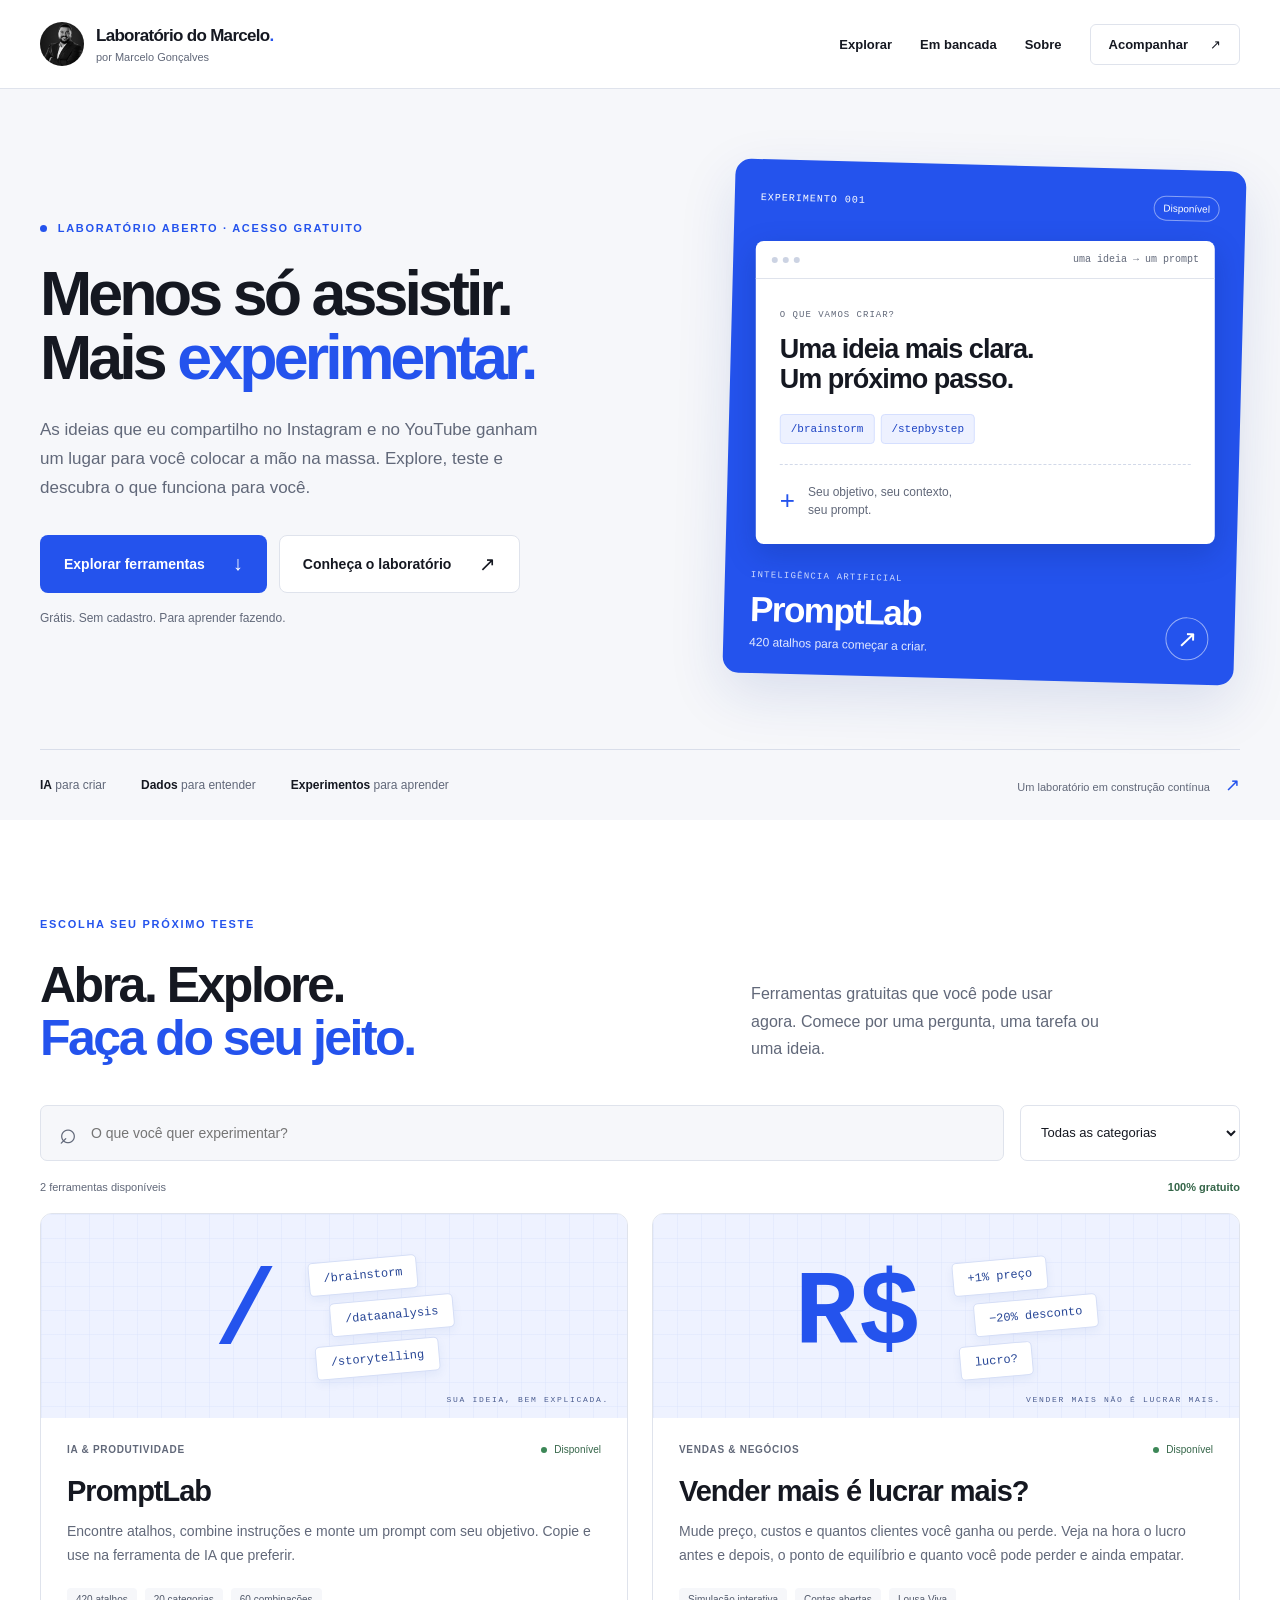
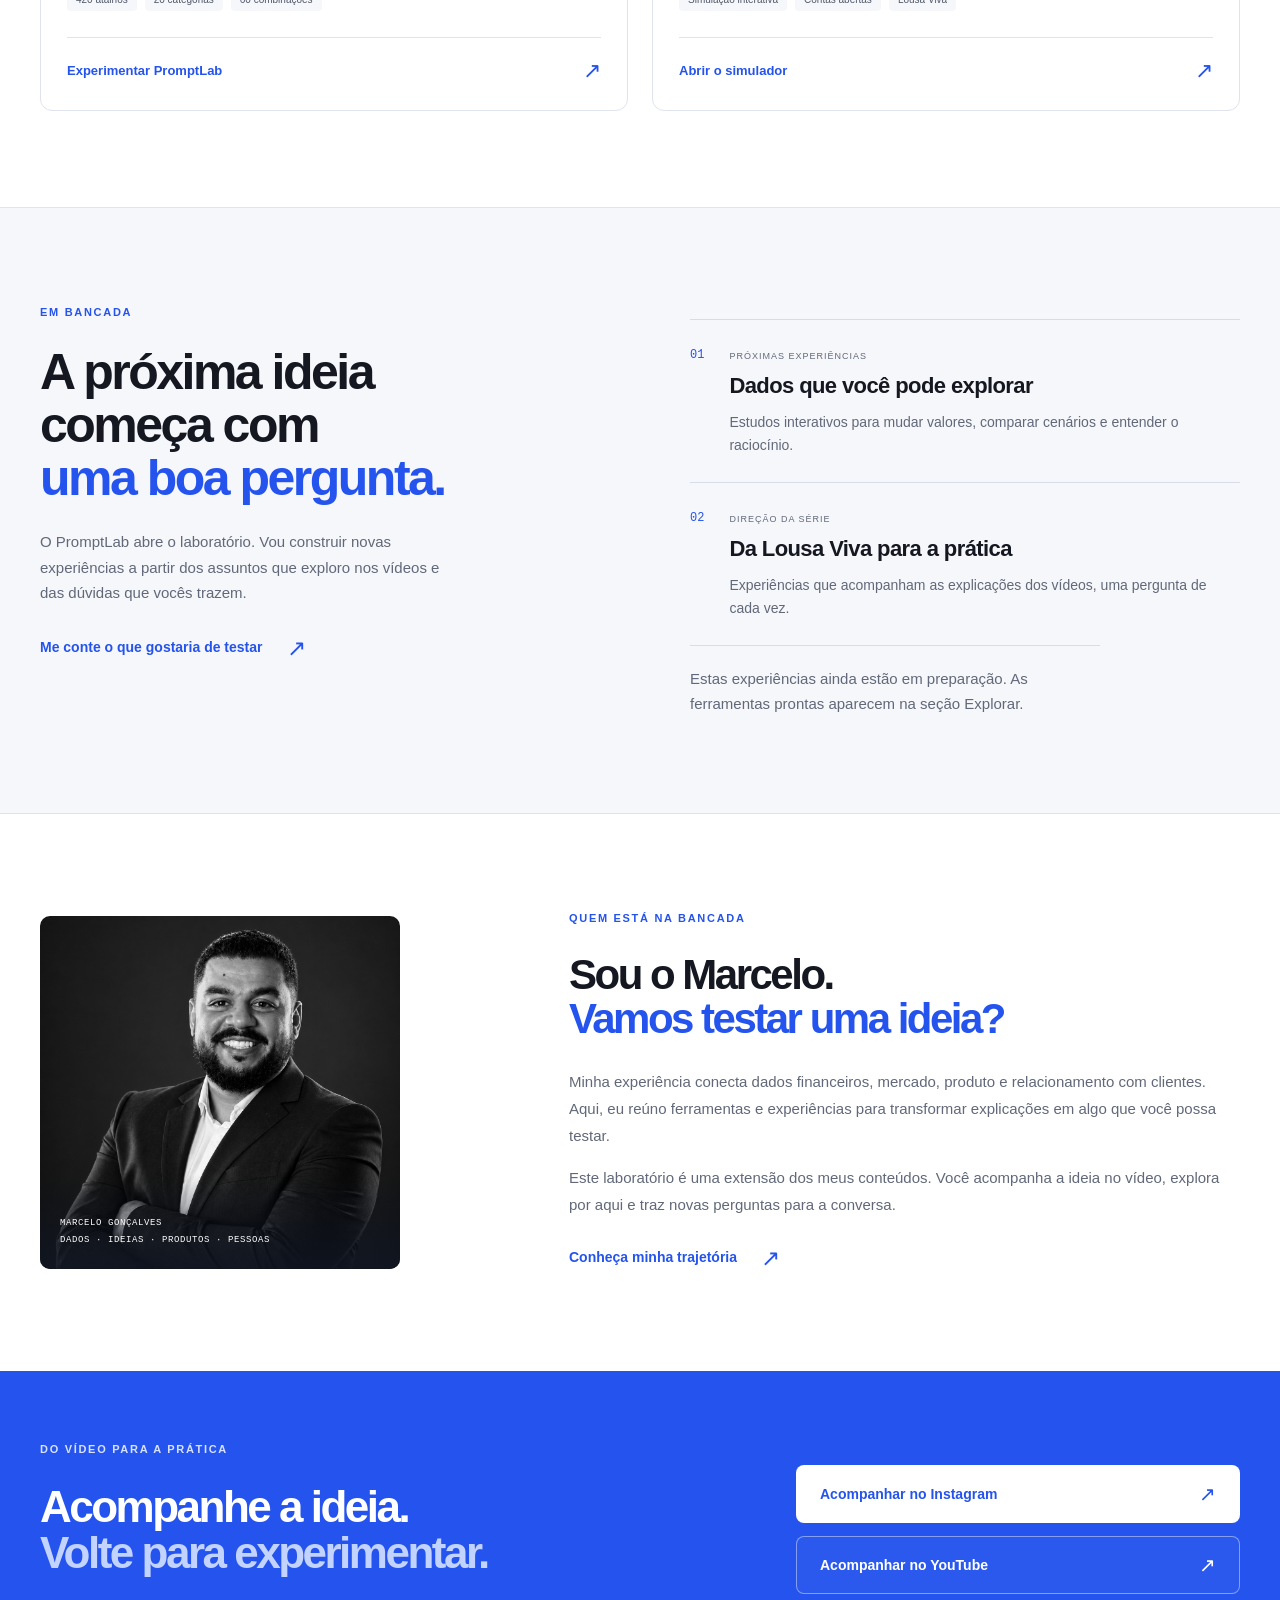
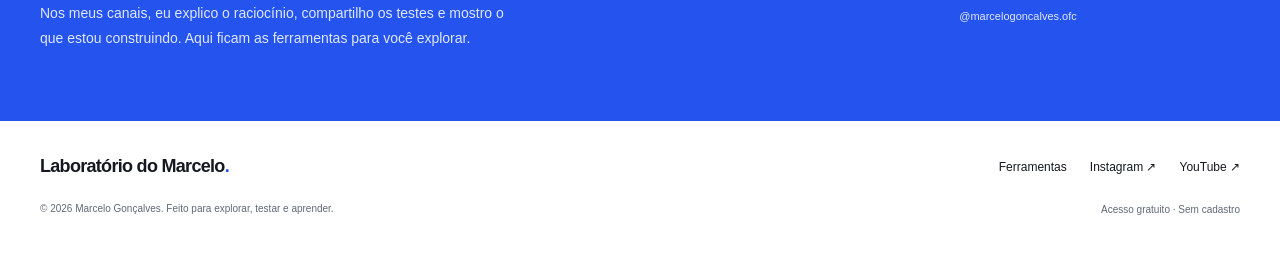
<file: index.html>
<!doctype html>
<html lang="pt-BR">
<head>
  <meta charset="utf-8">
  <meta name="viewport" content="width=device-width, initial-scale=1">
  <meta name="description" content="O laboratório aberto de Marcelo Gonçalves. Explore ferramentas gratuitas, monte prompts e acompanhe experiências com IA e dados.">
  <meta name="theme-color" content="#2453ed">
  <meta property="og:title" content="Laboratório do Marcelo | Ferramentas gratuitas">
  <meta property="og:description" content="Do conteúdo para a prática. Ferramentas e experiências gratuitas para explorar, testar e aprender.">
  <meta property="og:type" content="website">
  <title>Laboratório do Marcelo | Ferramentas gratuitas</title>
  <link rel="stylesheet" href="styles.css">
  <script src="laboratorio.config.js" defer></script>
  <script src="script.js" defer></script>
</head>
<body>
  <a class="skip-link" href="#conteudo">Ir para o conteúdo</a>
  <header class="site-header" id="inicio">
    <div class="container nav-wrap">
      <a class="identity" href="#inicio" aria-label="Laboratório do Marcelo, início">
        <img src="assets/marcelo-cta-v2.png" alt="" width="44" height="44">
        <span><strong>Laboratório do Marcelo<span class="brand-dot">.</span></strong><small>por Marcelo Gonçalves</small></span>
      </a>
      <button class="menu-button" type="button" aria-expanded="false" aria-controls="main-nav"><span aria-hidden="true">☰</span><span class="sr-only">Abrir menu</span></button>
      <nav class="main-nav" id="main-nav" aria-label="Navegação principal">
        <a href="#explorar">Explorar</a><a href="#bancada">Em bancada</a><a href="#sobre">Sobre</a>
        <a class="nav-cta" href="#acompanhar">Acompanhar <span aria-hidden="true">↗</span></a>
      </nav>
    </div>
  </header>
  <main id="conteudo">
    <section class="hero">
      <div class="container hero-layout">
        <div class="hero-copy">
          <p class="eyebrow"><span class="live-dot" aria-hidden="true"></span> Laboratório aberto · Acesso gratuito</p>
          <h1>Menos só assistir.<br>Mais <span>experimentar.</span></h1>
          <p class="hero-lead">As ideias que eu compartilho no Instagram e no YouTube ganham um lugar para você colocar a mão na massa. Explore, teste e descubra o que funciona para você.</p>
          <div class="hero-actions"><a class="button primary" href="#explorar">Explorar ferramentas <span aria-hidden="true">↓</span></a><a class="button subtle" href="#sobre">Conheça o laboratório <span aria-hidden="true">↗</span></a></div>
          <p class="microcopy">Grátis. Sem cadastro. Para aprender fazendo.</p>
        </div>
        <a class="hero-experiment" href="promptlab/index.html" aria-label="Abrir PromptLab, biblioteca gratuita de prompts">
          <div class="experiment-top"><span>EXPERIMENTO 001</span><span class="outline-badge">Disponível</span></div>
          <div class="prompt-demo" aria-hidden="true"><div class="demo-bar"><i></i><i></i><i></i><span>uma ideia → um prompt</span></div><div class="demo-body"><span class="demo-label">O QUE VAMOS CRIAR?</span><p>Uma ideia mais clara.<br>Um próximo passo.</p><div class="demo-tokens"><span>/brainstorm</span><span>/stepbystep</span></div><div class="demo-result"><span>+</span> Seu objetivo, seu contexto,<br>seu prompt.</div></div></div>
          <div class="experiment-bottom"><div><span class="experiment-category">INTELIGÊNCIA ARTIFICIAL</span><h2>PromptLab</h2><p>420 atalhos para começar a criar.</p></div><span class="circle-arrow" aria-hidden="true">↗</span></div>
        </a>
      </div>
      <div class="container lab-strip"><span><b>IA</b> para criar</span><span><b>Dados</b> para entender</span><span><b>Experimentos</b> para aprender</span><span class="strip-note">Um laboratório em construção contínua <span aria-hidden="true">↗</span></span></div>
    </section>
    <section class="explore section-space" id="explorar">
      <div class="container">
        <div class="section-heading"><div><p class="eyebrow">Escolha seu próximo teste</p><h2>Abra. Explore.<br><span>Faça do seu jeito.</span></h2></div><p>Ferramentas gratuitas que você pode usar agora. Comece por uma pergunta, uma tarefa ou uma ideia.</p></div>
        <form class="catalog-controls" role="search" id="catalog-search"><label class="search-box"><span aria-hidden="true">⌕</span><span class="sr-only">Buscar ferramentas</span><input id="tool-search" type="search" placeholder="O que você quer experimentar?" autocomplete="off"></label><label class="category-select"><span class="sr-only">Categoria</span><select id="tool-category"><option value="">Todas as categorias</option><option value="ia">Inteligência artificial</option><option value="vendas">Vendas &amp; negócios</option></select></label></form>
        <div class="catalog-meta"><p id="result-count" role="status" aria-live="polite">2 ferramentas disponíveis</p><span>100% gratuito</span></div>
        <div class="tool-grid" id="tool-grid">
          <article class="tool-card" data-category="ia" data-search="promptlab prompts inteligencia artificial ia escrita marketing imagens produtividade biblioteca atalhos criar">
            <div class="tool-art" aria-hidden="true"><span class="art-command">/</span><div class="art-tokens"><span>/brainstorm</span><span>/dataanalysis</span><span>/storytelling</span></div><span class="art-caption">SUA IDEIA, BEM EXPLICADA.</span></div>
            <div class="tool-content"><div class="tool-meta"><span>IA &amp; produtividade</span><span class="available"><i aria-hidden="true"></i> Disponível</span></div><h3>PromptLab</h3><p>Encontre atalhos, combine instruções e monte um prompt com seu objetivo. Copie e use na ferramenta de IA que preferir.</p><ul class="tool-facts" aria-label="Recursos do PromptLab"><li>420 atalhos</li><li>20 categorias</li><li>60 combinações</li></ul><a class="tool-link" href="promptlab/index.html">Experimentar PromptLab <span aria-hidden="true">↗</span></a></div>
          </article>
          <article class="tool-card" data-category="vendas" data-search="vendas negocios lucro preco desconto custos margem ponto de equilibrio faturamento clientes simulador lousa viva">
            <div class="tool-art" aria-hidden="true"><span class="art-command">R$</span><div class="art-tokens"><span>+1% preço</span><span>−20% desconto</span><span>lucro?</span></div><span class="art-caption">VENDER MAIS NÃO É LUCRAR MAIS.</span></div>
            <div class="tool-content"><div class="tool-meta"><span>Vendas &amp; negócios</span><span class="available"><i aria-hidden="true"></i> Disponível</span></div><h3>Vender mais é lucrar mais?</h3><p>Mude preço, custos e quantos clientes você ganha ou perde. Veja na hora o lucro antes e depois, o ponto de equilíbrio e quanto você pode perder e ainda empatar.</p><ul class="tool-facts" aria-label="Recursos do simulador"><li>Simulação interativa</li><li>Contas abertas</li><li>Lousa Viva</li></ul><a class="tool-link" href="ferramentas/simulador-lucro/index.html">Abrir o simulador <span aria-hidden="true">↗</span></a></div>
          </article>
        </div>
        <div class="empty-state" id="empty-state" hidden><span aria-hidden="true">↗</span><h3>Ainda não tem um experimento por aqui.</h3><p>Tente outra busca ou explore as ferramentas disponíveis no laboratório.</p><button class="button primary" id="clear-search" type="button">Ver todas as ferramentas</button></div>
        <noscript><p>O PromptLab está disponível no link acima. Ative o JavaScript para usar a busca e as ferramentas interativas.</p></noscript>
      </div>
    </section>
    <section class="workbench section-space" id="bancada">
      <div class="container workbench-layout"><div><p class="eyebrow">Em bancada</p><h2>A próxima ideia<br>começa com<br><span>uma boa pergunta.</span></h2><p>O PromptLab abre o laboratório. Vou construir novas experiências a partir dos assuntos que exploro nos vídeos e das dúvidas que vocês trazem.</p><a class="text-link" href="https://www.instagram.com/marcelogoncalves.ofc/" target="_blank" rel="noopener noreferrer">Me conte o que gostaria de testar <span aria-hidden="true">↗</span></a></div><div class="bench-list"><article><span class="bench-number">01</span><div><span class="bench-status">Próximas experiências</span><h3>Dados que você pode explorar</h3><p>Estudos interativos para mudar valores, comparar cenários e entender o raciocínio.</p></div></article><article><span class="bench-number">02</span><div><span class="bench-status">Direção da série</span><h3>Da Lousa Viva para a prática</h3><p>Experiências que acompanham as explicações dos vídeos, uma pergunta de cada vez.</p></div></article><p class="bench-note">Estas experiências ainda estão em preparação. As ferramentas prontas aparecem na seção Explorar.</p></div></div>
    </section>
    <section class="about section-space" id="sobre">
      <div class="container about-layout"><div class="about-portrait"><img src="assets/marcelo-cta-v2.png" alt="Marcelo Gonçalves" width="480" height="480" loading="lazy"><span>MARCELO GONÇALVES<br>DADOS · IDEIAS · PRODUTOS · PESSOAS</span></div><div class="about-copy"><p class="eyebrow">Quem está na bancada</p><h2>Sou o Marcelo.<br><span>Vamos testar uma ideia?</span></h2><p>Minha experiência conecta dados financeiros, mercado, produto e relacionamento com clientes. Aqui, eu reúno ferramentas e experiências para transformar explicações em algo que você possa testar.</p><p>Este laboratório é uma extensão dos meus conteúdos. Você acompanha a ideia no vídeo, explora por aqui e traz novas perguntas para a conversa.</p><a class="text-link" href="https://br.linkedin.com/in/marcelo-gon%C3%A7alves-de-souza-96083546" target="_blank" rel="noopener noreferrer">Conheça minha trajetória <span aria-hidden="true">↗</span></a></div></div>
    </section>
    <section class="follow-section" id="acompanhar"><div class="container follow-layout"><div><p class="eyebrow">Do vídeo para a prática</p><h2>Acompanhe a ideia.<br><span>Volte para experimentar.</span></h2><p>Nos meus canais, eu explico o raciocínio, compartilho os testes e mostro o que estou construindo. Aqui ficam as ferramentas para você explorar.</p></div><div class="follow-actions"><a class="button white" href="https://www.instagram.com/marcelogoncalves.ofc/" target="_blank" rel="noopener noreferrer">Acompanhar no Instagram <span aria-hidden="true">↗</span></a><a class="button glass" data-youtube hidden target="_blank" rel="noopener noreferrer">Acompanhar no YouTube <span aria-hidden="true">↗</span></a><p>@marcelogoncalves.ofc</p></div></div></section>
  </main>
  <footer><div class="container footer-layout"><a class="footer-brand" href="#inicio">Laboratório do Marcelo<span>.</span></a><div class="footer-links"><a href="#explorar">Ferramentas</a><a href="https://www.instagram.com/marcelogoncalves.ofc/" target="_blank" rel="noopener noreferrer">Instagram ↗</a><a data-youtube hidden target="_blank" rel="noopener noreferrer">YouTube ↗</a></div><p>© <span id="year">2026</span> Marcelo Gonçalves. Feito para explorar, testar e aprender.</p><span class="footer-note">Acesso gratuito · Sem cadastro</span></div></footer>
</body>
</html>
</file>
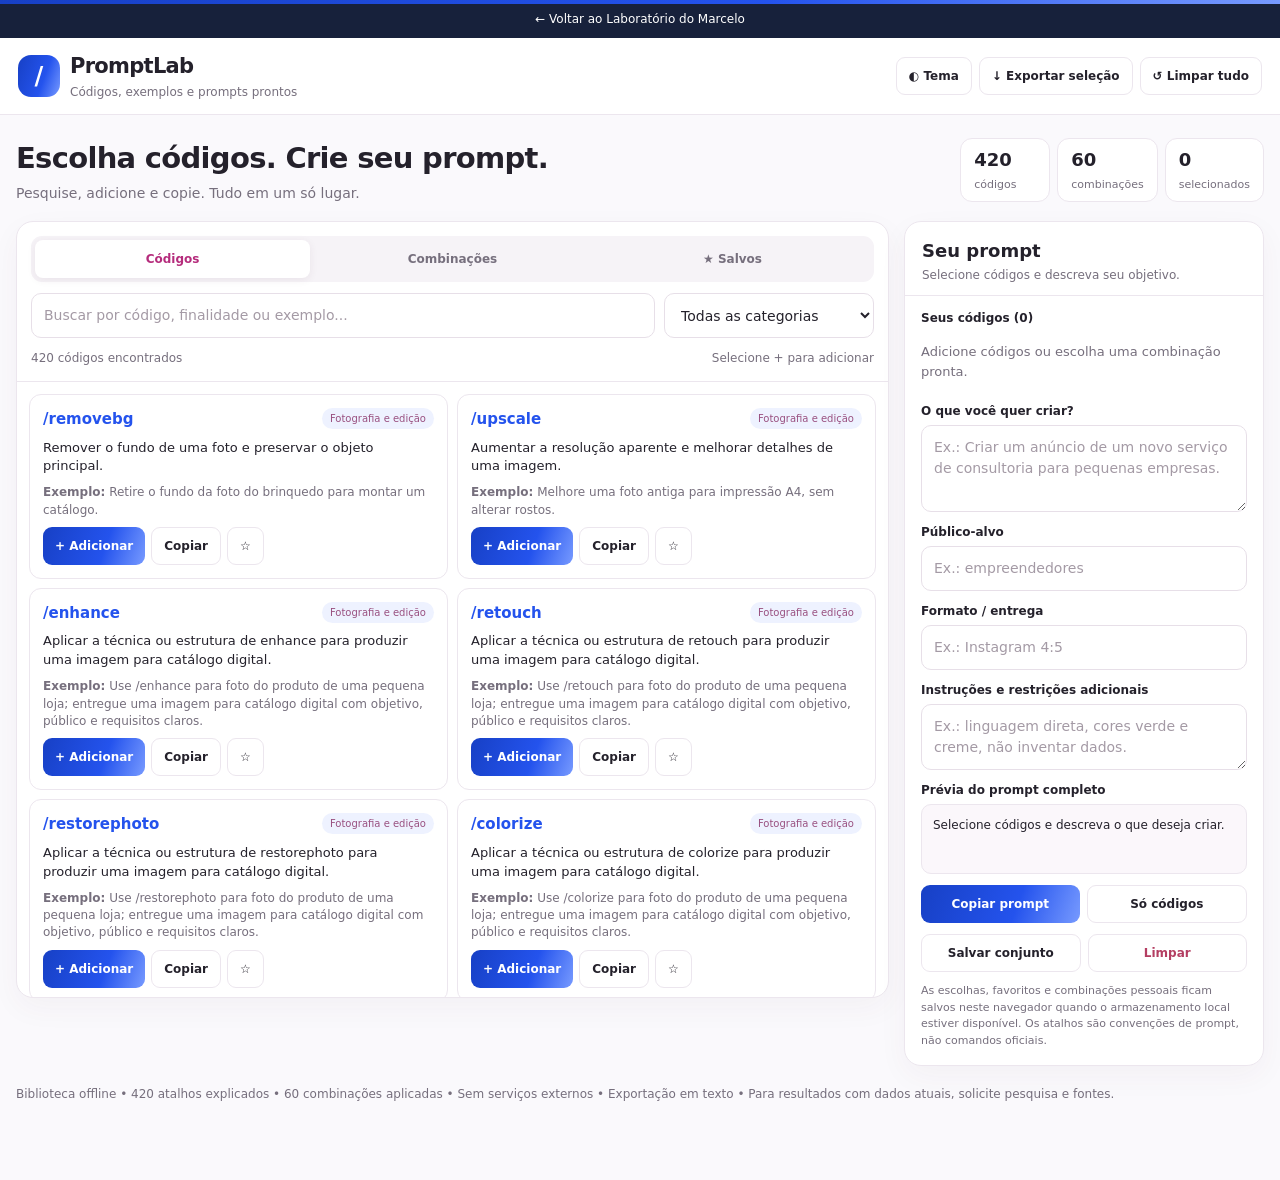
<file: promptlab/index.html>
<!doctype html>
<html lang="pt-BR">
<head>
<meta charset="utf-8"><meta name="viewport" content="width=device-width,initial-scale=1">
<meta name="theme-color" content="#2453ed">
<meta name="description" content="Monte e copie prompts: 420 atalhos, 20 categorias e combinações para explorar no laboratório de Marcelo Gonçalves.">
<title>PromptLab | Laboratório do Marcelo</title>
<style>
:root{--bg:#faf9fc;--surface:#fff;--ink:#24212b;--muted:#766f7d;--line:#ece6ee;--accent:#2453ed;--soft:#fff0f7;--chip:#f9eef6;--shadow:0 10px 30px #5223480b;--grad:linear-gradient(110deg,#feda75 0%,#fa7e1e 22%,#2453ed 53%,#962fbf 78%,#4f5bd5 100%)}
*{box-sizing:border-box}html{scroll-behavior:smooth}body{margin:0;background:var(--bg);color:var(--ink);font:14px/1.5 system-ui,-apple-system,Segoe UI,Arial,sans-serif}
button,input,select,textarea{font:inherit}button{cursor:pointer;touch-action:manipulation}button:focus-visible,input:focus-visible,textarea:focus-visible,select:focus-visible{outline:3px solid #2453ed;outline-offset:2px}
header{background:#fff;color:var(--ink);border-bottom:1px solid var(--line);padding:13px max(18px,calc((100vw - 1350px)/2));display:flex;align-items:center;justify-content:space-between;gap:12px;flex-wrap:wrap}
header:before{content:"";position:absolute;top:0;left:0;right:0;height:4px;background:var(--grad)}
.logo{display:flex;gap:10px;align-items:center}.mark{background:var(--grad);color:white;width:42px;height:42px;border-radius:13px;display:grid;place-items:center;font-size:24px;font-weight:900}
h1{font-size:21px;margin:0;letter-spacing:-.7px}header p{margin:0;color:var(--muted);font-size:12px}.head-actions{display:flex;gap:7px;flex-wrap:wrap}
.shell{max-width:1380px;margin:auto;padding:22px 16px 65px}.hero{display:flex;justify-content:space-between;align-items:center;gap:12px;flex-wrap:wrap;margin-bottom:17px}
.hero h2{font-size:clamp(23px,3vw,29px);letter-spacing:-.7px;margin:0}.hero p{color:var(--muted);margin:3px 0 0;max-width:690px}
.stats{display:flex;gap:7px;flex-wrap:wrap}.stat{background:var(--surface);border:1px solid var(--line);border-radius:12px;padding:7px 13px;min-width:90px}.stat strong{font-size:18px;display:block}.stat small{color:var(--muted);font-size:11px}
.layout{display:grid;grid-template-columns:minmax(0,1fr) 360px;gap:15px;align-items:start}
.panel{background:var(--surface);border:1px solid var(--line);border-radius:17px;box-shadow:var(--shadow);overflow:hidden}
.toolbar{padding:14px;border-bottom:1px solid var(--line);display:grid;gap:11px}
.tabs{display:grid;grid-template-columns:repeat(3,1fr);gap:5px;background:#f6f3f7;padding:4px;border-radius:11px}
.tab{border:0;background:transparent;border-radius:8px;padding:10px 6px;color:var(--muted);font-weight:700;font-size:12px}.tab.active{background:#fff;color:#b52c7c;box-shadow:0 2px 9px #55234813}
.filters{display:grid;grid-template-columns:1fr 210px;gap:9px}input,select,textarea{width:100%;border:1px solid #e7dfe8;border-radius:10px;background:#fff;color:var(--ink);padding:11px 12px;min-width:0}
input::placeholder,textarea::placeholder{color:#a49aa5}
.meta{color:var(--muted);font-size:12px;display:flex;align-items:center;justify-content:space-between;gap:10px}
.cards{padding:12px;display:grid;grid-template-columns:repeat(2,minmax(0,1fr));gap:9px;max-height:calc(100vh - 285px);overflow:auto;overscroll-behavior:contain}
.item{border:1px solid var(--line);border-radius:12px;padding:13px;display:flex;flex-direction:column;gap:8px;min-width:0;transition:border-color .15s}
.item:hover{border-color:#ed9ec6}.item.selected{background:#fff7fb;border-color:#2453ed}
.itemtop{display:flex;justify-content:space-between;gap:8px;align-items:start}.code{font-size:15px;font-weight:800;color:#2453ed;overflow-wrap:anywhere}.badge{font-size:10px;color:#995080;background:var(--chip);border-radius:99px;padding:3px 8px}
.desc{font-size:13px;line-height:1.45;margin:0}.example{font-size:12px;color:var(--muted);line-height:1.45;margin:0}
.actions{display:flex;gap:6px;flex-wrap:wrap;margin-top:auto}.btn{border:1px solid var(--line);background:#fff;color:var(--ink);padding:9px 12px;border-radius:9px;font-weight:700;font-size:12px;min-height:36px}
.btn:hover{background:var(--soft)}.btn.primary{background:var(--grad);color:#fff;border:0}.btn.primary:hover{filter:brightness(.96)}.btn.warn{color:#b43e62}.btn:disabled{opacity:.45;cursor:not-allowed}
.side{position:sticky;top:12px}.sidehead{padding:15px 17px 11px;border-bottom:1px solid var(--line)}.sidehead h3{font-size:18px;margin:0}.sidehead p{color:var(--muted);font-size:12px;margin:2px 0 0}
.sidebody{padding:13px 16px 16px;display:grid;gap:11px}.field{display:grid;gap:5px}.field label{font-size:12px;font-weight:750}
.selectedlist{display:flex;flex-wrap:wrap;gap:6px;max-height:95px;overflow:auto}.token{display:flex;align-items:center;gap:6px;border:1px solid #f1b8d3;background:#fff0f7;padding:5px 8px;border-radius:8px;color:#a52570;font-size:12px;font-weight:650}
.token button{border:0;background:none;color:inherit;padding:0;font-weight:800;font-size:16px;line-height:1}.empty{color:var(--muted);font-size:13px;padding:10px 0}
.output{background:#fbf7fb;border:1px solid var(--line);border-radius:10px;padding:11px;white-space:pre-wrap;overflow-wrap:anywhere;font-size:12px;max-height:150px;overflow:auto;min-height:70px}
.row{display:flex;gap:7px;flex-wrap:wrap}.row>*{flex:1}.hint{font-size:11px;color:var(--muted)}
.presetcard h3{margin:0;font-size:15px}.presetcard .codes{font-size:12px;color:#b52c7c;overflow-wrap:anywhere}.footer{margin-top:19px;color:var(--muted);font-size:12px}
body.dark{--bg:#16121a;--surface:#231c27;--ink:#f6eff7;--muted:#baaabb;--line:#403344;--accent:#f46bb1;--soft:#40233a;--chip:#43283e;--shadow:none}
body.dark header{background:#231c27}body.dark input,body.dark select,body.dark textarea{background:#1d1721;color:#f6eff7;border-color:#4c3a50}
body.dark .btn,body.dark .tab{background:#322638;color:#f6eff7}body.dark .tab.active{background:#623255;color:#fff}body.dark .tabs{background:#211a25}
body.dark .output{background:#1d1721}body.dark .item.selected{background:#3a2135}body.dark .token{color:#ffd5ed;background:#4a2842}
.mobilebar{display:none}
@media(max-width:1050px){.layout{grid-template-columns:1fr}.side{position:static;grid-row:1}.cards{max-height:none}.sidebody{grid-template-columns:1fr 1fr}.sidebody .wide{grid-column:1/-1}}
@media(max-width:650px){.shell{padding:14px 10px 90px}.cards{grid-template-columns:1fr;padding:9px}.filters{grid-template-columns:1fr}.sidebody{grid-template-columns:1fr}.sidebody .wide{grid-column:auto}header{padding:15px 12px}.hero h2{font-size:24px}.hero p{font-size:12px}.stats{width:100%}.stat{flex:1;text-align:center}.head-actions .btn{padding:7px 9px}.meta span:last-child{display:none}.side{display:none}.side.mobile-open{display:block;position:fixed;inset:0;z-index:20;border-radius:0;overflow:auto}.side.mobile-open .sidebody{padding-bottom:95px}.mobilebar{display:flex;position:fixed;bottom:0;left:0;right:0;z-index:21;padding:10px 12px calc(10px + env(safe-area-inset-bottom));background:#fff;border-top:1px solid var(--line);box-shadow:0 -5px 25px #2b10251b;gap:9px}.mobilebar .btn{flex:1;font-size:13px;min-height:44px}body.dark .mobilebar{background:#231c27}.side.mobile-open~.mobilebar{display:flex}}

:root{--accent:#2453ed;--soft:#eef2ff;--chip:#eef2ff;--grad:linear-gradient(110deg,#1740c5,#2453ed 60%,#779aff)}
.lab-return{display:block;padding:10px 20px;background:#17213b;color:#fff;font:12px/1.5 system-ui,Arial,sans-serif;text-decoration:none;text-align:center}
.lab-return:hover{text-decoration:underline}.lab-return:focus-visible{outline:3px solid #91b5ff;outline-offset:-3px}
</style>
</head>
<body>
<a class="lab-return" href="../index.html#explorar">← Voltar ao Laboratório do Marcelo</a>
<header>
 <div class="logo"><div class="mark">/</div><div><h1>PromptLab</h1><p>Códigos, exemplos e prompts prontos</p></div></div>
 <div class="head-actions"><button class="btn" id="theme">◐ Tema</button><button class="btn" id="export">↓ Exportar seleção</button><button class="btn" id="reset">↺ Limpar tudo</button></div>
</header>
<main class="shell">
 <div class="hero"><div><h2>Escolha códigos. Crie seu prompt.</h2><p>Pesquise, adicione e copie. Tudo em um só lugar.</p></div>
 <div class="stats"><div class="stat"><strong id="total">420</strong><small>códigos</small></div><div class="stat"><strong id="presetCount">60</strong><small>combinações</small></div><div class="stat"><strong id="selCount">0</strong><small>selecionados</small></div></div></div>
 <div class="layout">
  <section class="panel">
   <div class="toolbar">
    <div class="tabs"><button class="tab active" data-tab="all">Códigos</button><button class="tab" data-tab="presets">Combinações</button><button class="tab" data-tab="favorites">★ Salvos</button></div>
    <div class="filters"><input id="search" type="search" placeholder="Buscar por código, finalidade ou exemplo..." aria-label="Pesquisar comandos"><select id="category" aria-label="Filtrar categoria"><option value="">Todas as categorias</option></select></div>
    <div class="meta"><span id="resultCount">Carregando...</span><span>Selecione + para adicionar</span></div>
    <div class="hint" id="presetNote" hidden style="margin:8px 0 0;font-size:.85em">&#128161; Teste as combina&ccedil;&otilde;es em modelos como Gemini, ChatGPT ou Claude &mdash; o resultado varia conforme a IA usada.</div>
   </div>
   <div class="cards" id="cards" aria-live="polite"></div>
  </section>
  <aside class="panel side">
   <div class="sidehead"><h3>Seu prompt</h3><p>Selecione códigos e descreva seu objetivo.</p></div>
   <div class="sidebody">
    <div class="field wide"><label>Seus códigos <span id="selectedLabel">(0)</span></label><div class="selectedlist" id="selected"><span class="empty">Adicione códigos ou escolha uma combinação pronta.</span></div></div>
    <div class="field wide"><label for="goal">O que você quer criar?</label><textarea id="goal" rows="3" placeholder="Ex.: Criar um anúncio de um novo serviço de consultoria para pequenas empresas."></textarea></div>
    <div class="field"><label for="audience">Público-alvo</label><input id="audience" placeholder="Ex.: empreendedores"></div>
    <div class="field"><label for="format">Formato / entrega</label><input id="format" placeholder="Ex.: Instagram 4:5"></div>
    <div class="field wide"><label for="constraints">Instruções e restrições adicionais</label><textarea id="constraints" rows="2" placeholder="Ex.: linguagem direta, cores verde e creme, não inventar dados."></textarea></div>
    <div class="field wide"><label>Prévia do prompt completo</label><div class="output" id="preview" aria-live="polite"></div></div>
    <div class="row wide"><button class="btn primary" id="copyPrompt">Copiar prompt</button><button class="btn" id="copyCodes">Só códigos</button></div>
    <div class="row wide"><button class="btn" id="saveCombo">Salvar conjunto</button><button class="btn warn" id="clearSelected">Limpar</button></div>
    <div class="hint wide">As escolhas, favoritos e combinações pessoais ficam salvos neste navegador quando o armazenamento local estiver disponível. Os atalhos são convenções de prompt, não comandos oficiais.</div>
   </div>
  </aside>
 </div>
 <div class="mobilebar"><button class="btn" id="mobileBuilder">✦ Montar prompt (<span id="mobileCount">0</span>)</button><button class="btn primary" id="mobileCopy">Copiar</button></div><p class="footer">Biblioteca offline • 420 atalhos explicados • 60 combinações aplicadas • Sem serviços externos • Exportação em texto • Para resultados com dados atuais, solicite pesquisa e fontes.</p>
</main>
<script>
const DATA=[{"id": 1, "category": "Fotografia e edição", "code": "/removebg", "description": "Remover o fundo de uma foto e preservar o objeto principal.", "example": "Retire o fundo da foto do brinquedo para montar um catálogo.", "prompt": "/removebg — Retire o fundo da foto do brinquedo para montar um catálogo.", "type": "Imagem/arte"}, {"id": 2, "category": "Fotografia e edição", "code": "/upscale", "description": "Aumentar a resolução aparente e melhorar detalhes de uma imagem.", "example": "Melhore uma foto antiga para impressão A4, sem alterar rostos.", "prompt": "/upscale — Melhore uma foto antiga para impressão A4, sem alterar rostos.", "type": "Imagem/arte"}, {"id": 3, "category": "Fotografia e edição", "code": "/enhance", "description": "Aplicar a técnica ou estrutura de enhance para produzir uma imagem para catálogo digital.", "example": "Use /enhance para foto do produto de uma pequena loja; entregue uma imagem para catálogo digital com objetivo, público e requisitos claros.", "prompt": "/enhance — Use /enhance para foto do produto de uma pequena loja; entregue uma imagem para catálogo digital com objetivo, público e requisitos claros.", "type": "Imagem/arte"}, {"id": 4, "category": "Fotografia e edição", "code": "/retouch", "description": "Aplicar a técnica ou estrutura de retouch para produzir uma imagem para catálogo digital.", "example": "Use /retouch para foto do produto de uma pequena loja; entregue uma imagem para catálogo digital com objetivo, público e requisitos claros.", "prompt": "/retouch — Use /retouch para foto do produto de uma pequena loja; entregue uma imagem para catálogo digital com objetivo, público e requisitos claros.", "type": "Imagem/arte"}, {"id": 5, "category": "Fotografia e edição", "code": "/restorephoto", "description": "Aplicar a técnica ou estrutura de restorephoto para produzir uma imagem para catálogo digital.", "example": "Use /restorephoto para foto do produto de uma pequena loja; entregue uma imagem para catálogo digital com objetivo, público e requisitos claros.", "prompt": "/restorephoto — Use /restorephoto para foto do produto de uma pequena loja; entregue uma imagem para catálogo digital com objetivo, público e requisitos claros.", "type": "Imagem/arte"}, {"id": 6, "category": "Fotografia e edição", "code": "/colorize", "description": "Aplicar a técnica ou estrutura de colorize para produzir uma imagem para catálogo digital.", "example": "Use /colorize para foto do produto de uma pequena loja; entregue uma imagem para catálogo digital com objetivo, público e requisitos claros.", "prompt": "/colorize — Use /colorize para foto do produto de uma pequena loja; entregue uma imagem para catálogo digital com objetivo, público e requisitos claros.", "type": "Imagem/arte"}, {"id": 7, "category": "Fotografia e edição", "code": "/sharpen", "description": "Aplicar a técnica ou estrutura de sharpen para produzir uma imagem para catálogo digital.", "example": "Use /sharpen para foto do produto de uma pequena loja; entregue uma imagem para catálogo digital com objetivo, público e requisitos claros.", "prompt": "/sharpen — Use /sharpen para foto do produto de uma pequena loja; entregue uma imagem para catálogo digital com objetivo, público e requisitos claros.", "type": "Imagem/arte"}, {"id": 8, "category": "Fotografia e edição", "code": "/denoise", "description": "Aplicar a técnica ou estrutura de denoise para produzir uma imagem para catálogo digital.", "example": "Use /denoise para foto do produto de uma pequena loja; entregue uma imagem para catálogo digital com objetivo, público e requisitos claros.", "prompt": "/denoise — Use /denoise para foto do produto de uma pequena loja; entregue uma imagem para catálogo digital com objetivo, público e requisitos claros.", "type": "Imagem/arte"}, {"id": 9, "category": "Fotografia e edição", "code": "/deblur", "description": "Aplicar a técnica ou estrutura de deblur para produzir uma imagem para catálogo digital.", "example": "Use /deblur para foto do produto de uma pequena loja; entregue uma imagem para catálogo digital com objetivo, público e requisitos claros.", "prompt": "/deblur — Use /deblur para foto do produto de uma pequena loja; entregue uma imagem para catálogo digital com objetivo, público e requisitos claros.", "type": "Imagem/arte"}, {"id": 10, "category": "Fotografia e edição", "code": "/faceenhance", "description": "Aplicar a técnica ou estrutura de faceenhance para produzir uma imagem para catálogo digital.", "example": "Use /faceenhance para foto do produto de uma pequena loja; entregue uma imagem para catálogo digital com objetivo, público e requisitos claros.", "prompt": "/faceenhance — Use /faceenhance para foto do produto de uma pequena loja; entregue uma imagem para catálogo digital com objetivo, público e requisitos claros.", "type": "Imagem/arte"}, {"id": 11, "category": "Fotografia e edição", "code": "/headshot", "description": "Aplicar a técnica ou estrutura de headshot para produzir uma imagem para catálogo digital.", "example": "Use /headshot para foto do produto de uma pequena loja; entregue uma imagem para catálogo digital com objetivo, público e requisitos claros.", "prompt": "/headshot — Use /headshot para foto do produto de uma pequena loja; entregue uma imagem para catálogo digital com objetivo, público e requisitos claros.", "type": "Imagem/arte"}, {"id": 12, "category": "Fotografia e edição", "code": "/portraitmode", "description": "Aplicar a técnica ou estrutura de portr AItmode para produzir uma imagem para catálogo digital.", "example": "Use /portraitmode para foto do produto de uma pequena loja; entregue uma imagem para catálogo digital com objetivo, público e requisitos claros.", "prompt": "/portraitmode — Use /portraitmode para foto do produto de uma pequena loja; entregue uma imagem para catálogo digital com objetivo, público e requisitos claros.", "type": "Imagem/arte"}, {"id": 13, "category": "Fotografia e edição", "code": "/studioquality", "description": "Aplicar a técnica ou estrutura de studioquality para produzir uma imagem para catálogo digital.", "example": "Use /studioquality para foto do produto de uma pequena loja; entregue uma imagem para catálogo digital com objetivo, público e requisitos claros.", "prompt": "/studioquality — Use /studioquality para foto do produto de uma pequena loja; entregue uma imagem para catálogo digital com objetivo, público e requisitos claros.", "type": "Imagem/arte"}, {"id": 14, "category": "Fotografia e edição", "code": "/backgroundreplace", "description": "Aplicar a técnica ou estrutura de backgroundreplace para produzir uma imagem para catálogo digital.", "example": "Use /backgroundreplace para foto do produto de uma pequena loja; entregue uma imagem para catálogo digital com objetivo, público e requisitos claros.", "prompt": "/backgroundreplace — Use /backgroundreplace para foto do produto de uma pequena loja; entregue uma imagem para catálogo digital com objetivo, público e requisitos claros.", "type": "Imagem/arte"}, {"id": 15, "category": "Fotografia e edição", "code": "/objectremove", "description": "Aplicar a técnica ou estrutura de objectremove para produzir uma imagem para catálogo digital.", "example": "Use /objectremove para foto do produto de uma pequena loja; entregue uma imagem para catálogo digital com objetivo, público e requisitos claros.", "prompt": "/objectremove — Use /objectremove para foto do produto de uma pequena loja; entregue uma imagem para catálogo digital com objetivo, público e requisitos claros.", "type": "Imagem/arte"}, {"id": 16, "category": "Fotografia e edição", "code": "/objectadd", "description": "Aplicar a técnica ou estrutura de objectadd para produzir uma imagem para catálogo digital.", "example": "Use /objectadd para foto do produto de uma pequena loja; entregue uma imagem para catálogo digital com objetivo, público e requisitos claros.", "prompt": "/objectadd — Use /objectadd para foto do produto de uma pequena loja; entregue uma imagem para catálogo digital com objetivo, público e requisitos claros.", "type": "Imagem/arte"}, {"id": 17, "category": "Fotografia e edição", "code": "/relight", "description": "Aplicar a técnica ou estrutura de relight para produzir uma imagem para catálogo digital.", "example": "Use /relight para foto do produto de uma pequena loja; entregue uma imagem para catálogo digital com objetivo, público e requisitos claros.", "prompt": "/relight — Use /relight para foto do produto de uma pequena loja; entregue uma imagem para catálogo digital com objetivo, público e requisitos claros.", "type": "Imagem/arte"}, {"id": 18, "category": "Fotografia e edição", "code": "/colorgrade", "description": "Aplicar a técnica ou estrutura de colorgrade para produzir uma imagem para catálogo digital.", "example": "Use /colorgrade para foto do produto de uma pequena loja; entregue uma imagem para catálogo digital com objetivo, público e requisitos claros.", "prompt": "/colorgrade — Use /colorgrade para foto do produto de uma pequena loja; entregue uma imagem para catálogo digital com objetivo, público e requisitos claros.", "type": "Imagem/arte"}, {"id": 19, "category": "Fotografia e edição", "code": "/goldenhour", "description": "Aplicar a técnica ou estrutura de goldenhour para produzir uma imagem para catálogo digital.", "example": "Use /goldenhour para foto do produto de uma pequena loja; entregue uma imagem para catálogo digital com objetivo, público e requisitos claros.", "prompt": "/goldenhour — Use /goldenhour para foto do produto de uma pequena loja; entregue uma imagem para catálogo digital com objetivo, público e requisitos claros.", "type": "Imagem/arte"}, {"id": 20, "category": "Fotografia e edição", "code": "/blackandwhite", "description": "Aplicar a técnica ou estrutura de blackandwhite para produzir uma imagem para catálogo digital.", "example": "Use /blackandwhite para foto do produto de uma pequena loja; entregue uma imagem para catálogo digital com objetivo, público e requisitos claros.", "prompt": "/blackandwhite — Use /blackandwhite para foto do produto de uma pequena loja; entregue uma imagem para catálogo digital com objetivo, público e requisitos claros.", "type": "Imagem/arte"}, {"id": 21, "category": "Fotografia e edição", "code": "/filmgrain", "description": "Aplicar a técnica ou estrutura de filmgr AIn para produzir uma imagem para catálogo digital.", "example": "Use /filmgrain para foto do produto de uma pequena loja; entregue uma imagem para catálogo digital com objetivo, público e requisitos claros.", "prompt": "/filmgrain — Use /filmgrain para foto do produto de uma pequena loja; entregue uma imagem para catálogo digital com objetivo, público e requisitos claros.", "type": "Imagem/arte"}, {"id": 22, "category": "Fotografia e edição", "code": "/vintagephoto", "description": "Aplicar a técnica ou estrutura de vintagephoto para produzir uma imagem para catálogo digital.", "example": "Use /vintagephoto para foto do produto de uma pequena loja; entregue uma imagem para catálogo digital com objetivo, público e requisitos claros.", "prompt": "/vintagephoto — Use /vintagephoto para foto do produto de uma pequena loja; entregue uma imagem para catálogo digital com objetivo, público e requisitos claros.", "type": "Imagem/arte"}, {"id": 23, "category": "Fotografia e edição", "code": "/polaroid", "description": "Aplicar a técnica ou estrutura de polaroid para produzir uma imagem para catálogo digital.", "example": "Use /polaroid para foto do produto de uma pequena loja; entregue uma imagem para catálogo digital com objetivo, público e requisitos claros.", "prompt": "/polaroid — Use /polaroid para foto do produto de uma pequena loja; entregue uma imagem para catálogo digital com objetivo, público e requisitos claros.", "type": "Imagem/arte"}, {"id": 24, "category": "Fotografia e edição", "code": "/cinematic", "description": "Aplicar a técnica ou estrutura de cinematic para produzir uma imagem para catálogo digital.", "example": "Use /cinematic para foto do produto de uma pequena loja; entregue uma imagem para catálogo digital com objetivo, público e requisitos claros.", "prompt": "/cinematic — Use /cinematic para foto do produto de uma pequena loja; entregue uma imagem para catálogo digital com objetivo, público e requisitos claros.", "type": "Imagem/arte"}, {"id": 25, "category": "Fotografia e edição", "code": "/doubleexposure", "description": "Aplicar a técnica ou estrutura de doubleexposure para produzir uma imagem para catálogo digital.", "example": "Use /doubleexposure para foto do produto de uma pequena loja; entregue uma imagem para catálogo digital com objetivo, público e requisitos claros.", "prompt": "/doubleexposure — Use /doubleexposure para foto do produto de uma pequena loja; entregue uma imagem para catálogo digital com objetivo, público e requisitos claros.", "type": "Imagem/arte"}, {"id": 26, "category": "Fotografia e edição", "code": "/silhouette", "description": "Aplicar a técnica ou estrutura de silhouette para produzir uma imagem para catálogo digital.", "example": "Use /silhouette para foto do produto de uma pequena loja; entregue uma imagem para catálogo digital com objetivo, público e requisitos claros.", "prompt": "/silhouette — Use /silhouette para foto do produto de uma pequena loja; entregue uma imagem para catálogo digital com objetivo, público e requisitos claros.", "type": "Imagem/arte"}, {"id": 27, "category": "Fotografia e edição", "code": "/bokeh", "description": "Aplicar a técnica ou estrutura de bokeh para produzir uma imagem para catálogo digital.", "example": "Use /bokeh para foto do produto de uma pequena loja; entregue uma imagem para catálogo digital com objetivo, público e requisitos claros.", "prompt": "/bokeh — Use /bokeh para foto do produto de uma pequena loja; entregue uma imagem para catálogo digital com objetivo, público e requisitos claros.", "type": "Imagem/arte"}, {"id": 28, "category": "Fotografia e edição", "code": "/macro", "description": "Aplicar a técnica ou estrutura de macro para produzir uma imagem para catálogo digital.", "example": "Use /macro para foto do produto de uma pequena loja; entregue uma imagem para catálogo digital com objetivo, público e requisitos claros.", "prompt": "/macro — Use /macro para foto do produto de uma pequena loja; entregue uma imagem para catálogo digital com objetivo, público e requisitos claros.", "type": "Imagem/arte"}, {"id": 29, "category": "Fotografia e edição", "code": "/tiltshift", "description": "Aplicar a técnica ou estrutura de tiltshift para produzir uma imagem para catálogo digital.", "example": "Use /tiltshift para foto do produto de uma pequena loja; entregue uma imagem para catálogo digital com objetivo, público e requisitos claros.", "prompt": "/tiltshift — Use /tiltshift para foto do produto de uma pequena loja; entregue uma imagem para catálogo digital com objetivo, público e requisitos claros.", "type": "Imagem/arte"}, {"id": 30, "category": "Efeitos 3D", "code": "/floating3d", "description": "Criar efeito visual de objeto flutuando em cena tridimensional.", "example": "Faça o tênis flutuar com sombra realista para uma campanha.", "prompt": "/floating3d — Faça o tênis flutuar com sombra realista para uma campanha.", "type": "Imagem/arte"}, {"id": 31, "category": "Efeitos 3D", "code": "/isometric3d", "description": "Aplicar a técnica ou estrutura de isometric 3D para produzir uma peça publicitária para redes sociais.", "example": "Use /isometric3d para produto de uma campanha de lançamento; entregue uma peça publicitária para redes sociais com objetivo, público e requisitos claros.", "prompt": "/isometric3d — Use /isometric3d para produto de uma campanha de lançamento; entregue uma peça publicitária para redes sociais com objetivo, público e requisitos claros.", "type": "Imagem/arte"}, {"id": 32, "category": "Efeitos 3D", "code": "/clay3d", "description": "Aplicar a técnica ou estrutura de clay 3D para produzir uma peça publicitária para redes sociais.", "example": "Use /clay3d para produto de uma campanha de lançamento; entregue uma peça publicitária para redes sociais com objetivo, público e requisitos claros.", "prompt": "/clay3d — Use /clay3d para produto de uma campanha de lançamento; entregue uma peça publicitária para redes sociais com objetivo, público e requisitos claros.", "type": "Imagem/arte"}, {"id": 33, "category": "Efeitos 3D", "code": "/glass3d", "description": "Aplicar a técnica ou estrutura de glass 3D para produzir uma peça publicitária para redes sociais.", "example": "Use /glass3d para produto de uma campanha de lançamento; entregue uma peça publicitária para redes sociais com objetivo, público e requisitos claros.", "prompt": "/glass3d — Use /glass3d para produto de uma campanha de lançamento; entregue uma peça publicitária para redes sociais com objetivo, público e requisitos claros.", "type": "Imagem/arte"}, {"id": 34, "category": "Efeitos 3D", "code": "/chrome3d", "description": "Aplicar a técnica ou estrutura de chrome 3D para produzir uma peça publicitária para redes sociais.", "example": "Use /chrome3d para produto de uma campanha de lançamento; entregue uma peça publicitária para redes sociais com objetivo, público e requisitos claros.", "prompt": "/chrome3d — Use /chrome3d para produto de uma campanha de lançamento; entregue uma peça publicitária para redes sociais com objetivo, público e requisitos claros.", "type": "Imagem/arte"}, {"id": 35, "category": "Efeitos 3D", "code": "/metallic3d", "description": "Aplicar a técnica ou estrutura de metallic 3D para produzir uma peça publicitária para redes sociais.", "example": "Use /metallic3d para produto de uma campanha de lançamento; entregue uma peça publicitária para redes sociais com objetivo, público e requisitos claros.", "prompt": "/metallic3d — Use /metallic3d para produto de uma campanha de lançamento; entregue uma peça publicitária para redes sociais com objetivo, público e requisitos claros.", "type": "Imagem/arte"}, {"id": 36, "category": "Efeitos 3D", "code": "/inflatable3d", "description": "Aplicar a técnica ou estrutura de inflatable 3D para produzir uma peça publicitária para redes sociais.", "example": "Use /inflatable3d para produto de uma campanha de lançamento; entregue uma peça publicitária para redes sociais com objetivo, público e requisitos claros.", "prompt": "/inflatable3d — Use /inflatable3d para produto de uma campanha de lançamento; entregue uma peça publicitária para redes sociais com objetivo, público e requisitos claros.", "type": "Imagem/arte"}, {"id": 37, "category": "Efeitos 3D", "code": "/toy3d", "description": "Aplicar a técnica ou estrutura de toy 3D para produzir uma peça publicitária para redes sociais.", "example": "Use /toy3d para produto de uma campanha de lançamento; entregue uma peça publicitária para redes sociais com objetivo, público e requisitos claros.", "prompt": "/toy3d — Use /toy3d para produto de uma campanha de lançamento; entregue uma peça publicitária para redes sociais com objetivo, público e requisitos claros.", "type": "Imagem/arte"}, {"id": 38, "category": "Efeitos 3D", "code": "/plush3d", "description": "Aplicar a técnica ou estrutura de plush 3D para produzir uma peça publicitária para redes sociais.", "example": "Use /plush3d para produto de uma campanha de lançamento; entregue uma peça publicitária para redes sociais com objetivo, público e requisitos claros.", "prompt": "/plush3d — Use /plush3d para produto de uma campanha de lançamento; entregue uma peça publicitária para redes sociais com objetivo, público e requisitos claros.", "type": "Imagem/arte"}, {"id": 39, "category": "Efeitos 3D", "code": "/papercut", "description": "Aplicar a técnica ou estrutura de papercut para produzir uma peça publicitária para redes sociais.", "example": "Use /papercut para produto de uma campanha de lançamento; entregue uma peça publicitária para redes sociais com objetivo, público e requisitos claros.", "prompt": "/papercut — Use /papercut para produto de uma campanha de lançamento; entregue uma peça publicitária para redes sociais com objetivo, público e requisitos claros.", "type": "Imagem/arte"}, {"id": 40, "category": "Efeitos 3D", "code": "/layeredpaper", "description": "Aplicar a técnica ou estrutura de layeredpaper para produzir uma peça publicitária para redes sociais.", "example": "Use /layeredpaper para produto de uma campanha de lançamento; entregue uma peça publicitária para redes sociais com objetivo, público e requisitos claros.", "prompt": "/layeredpaper — Use /layeredpaper para produto de uma campanha de lançamento; entregue uma peça publicitária para redes sociais com objetivo, público e requisitos claros.", "type": "Imagem/arte"}, {"id": 41, "category": "Efeitos 3D", "code": "/holographic3d", "description": "Aplicar a técnica ou estrutura de holographic 3D para produzir uma peça publicitária para redes sociais.", "example": "Use /holographic3d para produto de uma campanha de lançamento; entregue uma peça publicitária para redes sociais com objetivo, público e requisitos claros.", "prompt": "/holographic3d — Use /holographic3d para produto de uma campanha de lançamento; entregue uma peça publicitária para redes sociais com objetivo, público e requisitos claros.", "type": "Imagem/arte"}, {"id": 42, "category": "Efeitos 3D", "code": "/liquidmetal", "description": "Aplicar a técnica ou estrutura de liquidmetal para produzir uma peça publicitária para redes sociais.", "example": "Use /liquidmetal para produto de uma campanha de lançamento; entregue uma peça publicitária para redes sociais com objetivo, público e requisitos claros.", "prompt": "/liquidmetal — Use /liquidmetal para produto de uma campanha de lançamento; entregue uma peça publicitária para redes sociais com objetivo, público e requisitos claros.", "type": "Imagem/arte"}, {"id": 43, "category": "Efeitos 3D", "code": "/embossed3d", "description": "Aplicar a técnica ou estrutura de embossed 3D para produzir uma peça publicitária para redes sociais.", "example": "Use /embossed3d para produto de uma campanha de lançamento; entregue uma peça publicitária para redes sociais com objetivo, público e requisitos claros.", "prompt": "/embossed3d — Use /embossed3d para produto de uma campanha de lançamento; entregue uma peça publicitária para redes sociais com objetivo, público e requisitos claros.", "type": "Imagem/arte"}, {"id": 44, "category": "Efeitos 3D", "code": "/neon3d", "description": "Aplicar a técnica ou estrutura de neon 3D para produzir uma peça publicitária para redes sociais.", "example": "Use /neon3d para produto de uma campanha de lançamento; entregue uma peça publicitária para redes sociais com objetivo, público e requisitos claros.", "prompt": "/neon3d — Use /neon3d para produto de uma campanha de lançamento; entregue uma peça publicitária para redes sociais com objetivo, público e requisitos claros.", "type": "Imagem/arte"}, {"id": 45, "category": "Efeitos 3D", "code": "/3dlogo", "description": "Aplicar a técnica ou estrutura de 3Dlogo para produzir uma peça publicitária para redes sociais.", "example": "Use /3dlogo para produto de uma campanha de lançamento; entregue uma peça publicitária para redes sociais com objetivo, público e requisitos claros.", "prompt": "/3dlogo — Use /3dlogo para produto de uma campanha de lançamento; entregue uma peça publicitária para redes sociais com objetivo, público e requisitos claros.", "type": "Imagem/arte"}, {"id": 46, "category": "Efeitos 3D", "code": "/3dtext", "description": "Aplicar a técnica ou estrutura de 3Dtext para produzir uma peça publicitária para redes sociais.", "example": "Use /3dtext para produto de uma campanha de lançamento; entregue uma peça publicitária para redes sociais com objetivo, público e requisitos claros.", "prompt": "/3dtext — Use /3dtext para produto de uma campanha de lançamento; entregue uma peça publicitária para redes sociais com objetivo, público e requisitos claros.", "type": "Imagem/arte"}, {"id": 47, "category": "Efeitos 3D", "code": "/3dbillboard", "description": "Simular um anúncio externo anamórfico com profundidade 3D.", "example": "Mostre um produto saindo de um painel na avenida.", "prompt": "/3dbillboard — Mostre um produto saindo de um painel na avenida.", "type": "Imagem/arte"}, {"id": 48, "category": "Efeitos 3D", "code": "/3dproduct", "description": "Aplicar a técnica ou estrutura de 3Dproduct para produzir uma peça publicitária para redes sociais.", "example": "Use /3dproduct para produto de uma campanha de lançamento; entregue uma peça publicitária para redes sociais com objetivo, público e requisitos claros.", "prompt": "/3dproduct — Use /3dproduct para produto de uma campanha de lançamento; entregue uma peça publicitária para redes sociais com objetivo, público e requisitos claros.", "type": "Imagem/arte"}, {"id": 49, "category": "Efeitos 3D", "code": "/3drender", "description": "Aplicar a técnica ou estrutura de 3Drender para produzir uma peça publicitária para redes sociais.", "example": "Use /3drender para produto de uma campanha de lançamento; entregue uma peça publicitária para redes sociais com objetivo, público e requisitos claros.", "prompt": "/3drender — Use /3drender para produto de uma campanha de lançamento; entregue uma peça publicitária para redes sociais com objetivo, público e requisitos claros.", "type": "Imagem/arte"}, {"id": 50, "category": "Efeitos 3D", "code": "/miniature", "description": "Aplicar a técnica ou estrutura de miniature para produzir uma peça publicitária para redes sociais.", "example": "Use /miniature para produto de uma campanha de lançamento; entregue uma peça publicitária para redes sociais com objetivo, público e requisitos claros.", "prompt": "/miniature — Use /miniature para produto de uma campanha de lançamento; entregue uma peça publicitária para redes sociais com objetivo, público e requisitos claros.", "type": "Imagem/arte"}, {"id": 51, "category": "Efeitos 3D", "code": "/diorama", "description": "Aplicar a técnica ou estrutura de diorama para produzir uma peça publicitária para redes sociais.", "example": "Use /diorama para produto de uma campanha de lançamento; entregue uma peça publicitária para redes sociais com objetivo, público e requisitos claros.", "prompt": "/diorama — Use /diorama para produto de uma campanha de lançamento; entregue uma peça publicitária para redes sociais com objetivo, público e requisitos claros.", "type": "Imagem/arte"}, {"id": 52, "category": "Estilos artísticos", "code": "/watercolor", "description": "Aplicar a técnica ou estrutura de watercolor para produzir uma peça ilustrada para divulgação.", "example": "Use /watercolor para cartaz cultural de um evento comunitário; entregue uma peça ilustrada para divulgação com objetivo, público e requisitos claros.", "prompt": "/watercolor — Use /watercolor para cartaz cultural de um evento comunitário; entregue uma peça ilustrada para divulgação com objetivo, público e requisitos claros.", "type": "Imagem/arte"}, {"id": 53, "category": "Estilos artísticos", "code": "/oilpainting", "description": "Aplicar a técnica ou estrutura de oilp AInting para produzir uma peça ilustrada para divulgação.", "example": "Use /oilpainting para cartaz cultural de um evento comunitário; entregue uma peça ilustrada para divulgação com objetivo, público e requisitos claros.", "prompt": "/oilpainting — Use /oilpainting para cartaz cultural de um evento comunitário; entregue uma peça ilustrada para divulgação com objetivo, público e requisitos claros.", "type": "Imagem/arte"}, {"id": 54, "category": "Estilos artísticos", "code": "/pencilsketch", "description": "Aplicar a técnica ou estrutura de pencilsketch para produzir uma peça ilustrada para divulgação.", "example": "Use /pencilsketch para cartaz cultural de um evento comunitário; entregue uma peça ilustrada para divulgação com objetivo, público e requisitos claros.", "prompt": "/pencilsketch — Use /pencilsketch para cartaz cultural de um evento comunitário; entregue uma peça ilustrada para divulgação com objetivo, público e requisitos claros.", "type": "Imagem/arte"}, {"id": 55, "category": "Estilos artísticos", "code": "/charcoalsketch", "description": "Aplicar a técnica ou estrutura de charcoalsketch para produzir uma peça ilustrada para divulgação.", "example": "Use /charcoalsketch para cartaz cultural de um evento comunitário; entregue uma peça ilustrada para divulgação com objetivo, público e requisitos claros.", "prompt": "/charcoalsketch — Use /charcoalsketch para cartaz cultural de um evento comunitário; entregue uma peça ilustrada para divulgação com objetivo, público e requisitos claros.", "type": "Imagem/arte"}, {"id": 56, "category": "Estilos artísticos", "code": "/inkdrawing", "description": "Aplicar a técnica ou estrutura de inkdrawing para produzir uma peça ilustrada para divulgação.", "example": "Use /inkdrawing para cartaz cultural de um evento comunitário; entregue uma peça ilustrada para divulgação com objetivo, público e requisitos claros.", "prompt": "/inkdrawing — Use /inkdrawing para cartaz cultural de um evento comunitário; entregue uma peça ilustrada para divulgação com objetivo, público e requisitos claros.", "type": "Imagem/arte"}, {"id": 57, "category": "Estilos artísticos", "code": "/lineart", "description": "Aplicar a técnica ou estrutura de lineart para produzir uma peça ilustrada para divulgação.", "example": "Use /lineart para cartaz cultural de um evento comunitário; entregue uma peça ilustrada para divulgação com objetivo, público e requisitos claros.", "prompt": "/lineart — Use /lineart para cartaz cultural de um evento comunitário; entregue uma peça ilustrada para divulgação com objetivo, público e requisitos claros.", "type": "Imagem/arte"}, {"id": 58, "category": "Estilos artísticos", "code": "/vectorart", "description": "Aplicar a técnica ou estrutura de vectorart para produzir uma peça ilustrada para divulgação.", "example": "Use /vectorart para cartaz cultural de um evento comunitário; entregue uma peça ilustrada para divulgação com objetivo, público e requisitos claros.", "prompt": "/vectorart — Use /vectorart para cartaz cultural de um evento comunitário; entregue uma peça ilustrada para divulgação com objetivo, público e requisitos claros.", "type": "Imagem/arte"}, {"id": 59, "category": "Estilos artísticos", "code": "/flatillustration", "description": "Aplicar a técnica ou estrutura de flatillustration para produzir uma peça ilustrada para divulgação.", "example": "Use /flatillustration para cartaz cultural de um evento comunitário; entregue uma peça ilustrada para divulgação com objetivo, público e requisitos claros.", "prompt": "/flatillustration — Use /flatillustration para cartaz cultural de um evento comunitário; entregue uma peça ilustrada para divulgação com objetivo, público e requisitos claros.", "type": "Imagem/arte"}, {"id": 60, "category": "Estilos artísticos", "code": "/comicstyle", "description": "Aplicar a técnica ou estrutura de comicstyle para produzir uma peça ilustrada para divulgação.", "example": "Use /comicstyle para cartaz cultural de um evento comunitário; entregue uma peça ilustrada para divulgação com objetivo, público e requisitos claros.", "prompt": "/comicstyle — Use /comicstyle para cartaz cultural de um evento comunitário; entregue uma peça ilustrada para divulgação com objetivo, público e requisitos claros.", "type": "Imagem/arte"}, {"id": 61, "category": "Estilos artísticos", "code": "/cartoonstyle", "description": "Aplicar a técnica ou estrutura de cartoonstyle para produzir uma peça ilustrada para divulgação.", "example": "Use /cartoonstyle para cartaz cultural de um evento comunitário; entregue uma peça ilustrada para divulgação com objetivo, público e requisitos claros.", "prompt": "/cartoonstyle — Use /cartoonstyle para cartaz cultural de um evento comunitário; entregue uma peça ilustrada para divulgação com objetivo, público e requisitos claros.", "type": "Imagem/arte"}, {"id": 62, "category": "Estilos artísticos", "code": "/anime", "description": "Aplicar a técnica ou estrutura de anime para produzir uma peça ilustrada para divulgação.", "example": "Use /anime para cartaz cultural de um evento comunitário; entregue uma peça ilustrada para divulgação com objetivo, público e requisitos claros.", "prompt": "/anime — Use /anime para cartaz cultural de um evento comunitário; entregue uma peça ilustrada para divulgação com objetivo, público e requisitos claros.", "type": "Imagem/arte"}, {"id": 63, "category": "Estilos artísticos", "code": "/pixelart", "description": "Aplicar a técnica ou estrutura de pixelart para produzir uma peça ilustrada para divulgação.", "example": "Use /pixelart para cartaz cultural de um evento comunitário; entregue uma peça ilustrada para divulgação com objetivo, público e requisitos claros.", "prompt": "/pixelart — Use /pixelart para cartaz cultural de um evento comunitário; entregue uma peça ilustrada para divulgação com objetivo, público e requisitos claros.", "type": "Imagem/arte"}, {"id": 64, "category": "Estilos artísticos", "code": "/lowpoly", "description": "Aplicar a técnica ou estrutura de lowpoly para produzir uma peça ilustrada para divulgação.", "example": "Use /lowpoly para cartaz cultural de um evento comunitário; entregue uma peça ilustrada para divulgação com objetivo, público e requisitos claros.", "prompt": "/lowpoly — Use /lowpoly para cartaz cultural de um evento comunitário; entregue uma peça ilustrada para divulgação com objetivo, público e requisitos claros.", "type": "Imagem/arte"}, {"id": 65, "category": "Estilos artísticos", "code": "/popart", "description": "Aplicar a técnica ou estrutura de popart para produzir uma peça ilustrada para divulgação.", "example": "Use /popart para cartaz cultural de um evento comunitário; entregue uma peça ilustrada para divulgação com objetivo, público e requisitos claros.", "prompt": "/popart — Use /popart para cartaz cultural de um evento comunitário; entregue uma peça ilustrada para divulgação com objetivo, público e requisitos claros.", "type": "Imagem/arte"}, {"id": 66, "category": "Estilos artísticos", "code": "/retroart", "description": "Aplicar a técnica ou estrutura de retroart para produzir uma peça ilustrada para divulgação.", "example": "Use /retroart para cartaz cultural de um evento comunitário; entregue uma peça ilustrada para divulgação com objetivo, público e requisitos claros.", "prompt": "/retroart — Use /retroart para cartaz cultural de um evento comunitário; entregue uma peça ilustrada para divulgação com objetivo, público e requisitos claros.", "type": "Imagem/arte"}, {"id": 67, "category": "Estilos artísticos", "code": "/vaporwave", "description": "Aplicar a técnica ou estrutura de vaporwave para produzir uma peça ilustrada para divulgação.", "example": "Use /vaporwave para cartaz cultural de um evento comunitário; entregue uma peça ilustrada para divulgação com objetivo, público e requisitos claros.", "prompt": "/vaporwave — Use /vaporwave para cartaz cultural de um evento comunitário; entregue uma peça ilustrada para divulgação com objetivo, público e requisitos claros.", "type": "Imagem/arte"}, {"id": 68, "category": "Estilos artísticos", "code": "/cyberpunk", "description": "Aplicar a técnica ou estrutura de cyberpunk para produzir uma peça ilustrada para divulgação.", "example": "Use /cyberpunk para cartaz cultural de um evento comunitário; entregue uma peça ilustrada para divulgação com objetivo, público e requisitos claros.", "prompt": "/cyberpunk — Use /cyberpunk para cartaz cultural de um evento comunitário; entregue uma peça ilustrada para divulgação com objetivo, público e requisitos claros.", "type": "Imagem/arte"}, {"id": 69, "category": "Estilos artísticos", "code": "/steampunk", "description": "Aplicar a técnica ou estrutura de steampunk para produzir uma peça ilustrada para divulgação.", "example": "Use /steampunk para cartaz cultural de um evento comunitário; entregue uma peça ilustrada para divulgação com objetivo, público e requisitos claros.", "prompt": "/steampunk — Use /steampunk para cartaz cultural de um evento comunitário; entregue uma peça ilustrada para divulgação com objetivo, público e requisitos claros.", "type": "Imagem/arte"}, {"id": 70, "category": "Estilos artísticos", "code": "/surrealism", "description": "Aplicar a técnica ou estrutura de surrealism para produzir uma peça ilustrada para divulgação.", "example": "Use /surrealism para cartaz cultural de um evento comunitário; entregue uma peça ilustrada para divulgação com objetivo, público e requisitos claros.", "prompt": "/surrealism — Use /surrealism para cartaz cultural de um evento comunitário; entregue uma peça ilustrada para divulgação com objetivo, público e requisitos claros.", "type": "Imagem/arte"}, {"id": 71, "category": "Estilos artísticos", "code": "/abstractart", "description": "Aplicar a técnica ou estrutura de abstractart para produzir uma peça ilustrada para divulgação.", "example": "Use /abstractart para cartaz cultural de um evento comunitário; entregue uma peça ilustrada para divulgação com objetivo, público e requisitos claros.", "prompt": "/abstractart — Use /abstractart para cartaz cultural de um evento comunitário; entregue uma peça ilustrada para divulgação com objetivo, público e requisitos claros.", "type": "Imagem/arte"}, {"id": 72, "category": "Estilos artísticos", "code": "/impressionism", "description": "Aplicar a técnica ou estrutura de impressionism para produzir uma peça ilustrada para divulgação.", "example": "Use /impressionism para cartaz cultural de um evento comunitário; entregue uma peça ilustrada para divulgação com objetivo, público e requisitos claros.", "prompt": "/impressionism — Use /impressionism para cartaz cultural de um evento comunitário; entregue uma peça ilustrada para divulgação com objetivo, público e requisitos claros.", "type": "Imagem/arte"}, {"id": 73, "category": "Estilos artísticos", "code": "/artdeco", "description": "Aplicar a técnica ou estrutura de artdeco para produzir uma peça ilustrada para divulgação.", "example": "Use /artdeco para cartaz cultural de um evento comunitário; entregue uma peça ilustrada para divulgação com objetivo, público e requisitos claros.", "prompt": "/artdeco — Use /artdeco para cartaz cultural de um evento comunitário; entregue uma peça ilustrada para divulgação com objetivo, público e requisitos claros.", "type": "Imagem/arte"}, {"id": 74, "category": "Estilos artísticos", "code": "/bauhaus", "description": "Aplicar a técnica ou estrutura de bauhaus para produzir uma peça ilustrada para divulgação.", "example": "Use /bauhaus para cartaz cultural de um evento comunitário; entregue uma peça ilustrada para divulgação com objetivo, público e requisitos claros.", "prompt": "/bauhaus — Use /bauhaus para cartaz cultural de um evento comunitário; entregue uma peça ilustrada para divulgação com objetivo, público e requisitos claros.", "type": "Imagem/arte"}, {"id": 75, "category": "Estilos artísticos", "code": "/swissdesign", "description": "Aplicar a técnica ou estrutura de swissdesign para produzir uma peça ilustrada para divulgação.", "example": "Use /swissdesign para cartaz cultural de um evento comunitário; entregue uma peça ilustrada para divulgação com objetivo, público e requisitos claros.", "prompt": "/swissdesign — Use /swissdesign para cartaz cultural de um evento comunitário; entregue uma peça ilustrada para divulgação com objetivo, público e requisitos claros.", "type": "Imagem/arte"}, {"id": 76, "category": "Estilos artísticos", "code": "/minimalart", "description": "Aplicar a técnica ou estrutura de minimalart para produzir uma peça ilustrada para divulgação.", "example": "Use /minimalart para cartaz cultural de um evento comunitário; entregue uma peça ilustrada para divulgação com objetivo, público e requisitos claros.", "prompt": "/minimalart — Use /minimalart para cartaz cultural de um evento comunitário; entregue uma peça ilustrada para divulgação com objetivo, público e requisitos claros.", "type": "Imagem/arte"}, {"id": 77, "category": "Estilos artísticos", "code": "/collage", "description": "Aplicar a técnica ou estrutura de collage para produzir uma peça ilustrada para divulgação.", "example": "Use /collage para cartaz cultural de um evento comunitário; entregue uma peça ilustrada para divulgação com objetivo, público e requisitos claros.", "prompt": "/collage — Use /collage para cartaz cultural de um evento comunitário; entregue uma peça ilustrada para divulgação com objetivo, público e requisitos claros.", "type": "Imagem/arte"}, {"id": 78, "category": "Estilos artísticos", "code": "/mosaic", "description": "Aplicar a técnica ou estrutura de mos AIc para produzir uma peça ilustrada para divulgação.", "example": "Use /mosaic para cartaz cultural de um evento comunitário; entregue uma peça ilustrada para divulgação com objetivo, público e requisitos claros.", "prompt": "/mosaic — Use /mosaic para cartaz cultural de um evento comunitário; entregue uma peça ilustrada para divulgação com objetivo, público e requisitos claros.", "type": "Imagem/arte"}, {"id": 79, "category": "Estilos artísticos", "code": "/stainedglass", "description": "Aplicar a técnica ou estrutura de st AInedglass para produzir uma peça ilustrada para divulgação.", "example": "Use /stainedglass para cartaz cultural de um evento comunitário; entregue uma peça ilustrada para divulgação com objetivo, público e requisitos claros.", "prompt": "/stainedglass — Use /stainedglass para cartaz cultural de um evento comunitário; entregue uma peça ilustrada para divulgação com objetivo, público e requisitos claros.", "type": "Imagem/arte"}, {"id": 80, "category": "Estilos artísticos", "code": "/handdrawn", "description": "Aplicar a técnica ou estrutura de handdrawn para produzir uma peça ilustrada para divulgação.", "example": "Use /handdrawn para cartaz cultural de um evento comunitário; entregue uma peça ilustrada para divulgação com objetivo, público e requisitos claros.", "prompt": "/handdrawn — Use /handdrawn para cartaz cultural de um evento comunitário; entregue uma peça ilustrada para divulgação com objetivo, público e requisitos claros.", "type": "Imagem/arte"}, {"id": 81, "category": "Estilos artísticos", "code": "/handwritten", "description": "Aplicar estilo de escrita manual à composição.", "example": "Crie título manuscrito para cartão afetivo.", "prompt": "/handwritten — Crie título manuscrito para cartão afetivo.", "type": "Imagem/arte"}, {"id": 82, "category": "Marketing e publicidade", "code": "/metaads", "description": "Planejar criativo e texto de anúncio para Instagram e Facebook.", "example": "Crie um anúncio de captação de clientes para uma consultoria.", "prompt": "/metaads — Crie um anúncio de captação de clientes para uma consultoria.", "type": "Imagem/arte"}, {"id": 83, "category": "Marketing e publicidade", "code": "/googleads", "description": "Aplicar a técnica ou estrutura de googleads para produzir uma campanha de aquisição de clientes.", "example": "Use /googleads para serviço de consultoria para pequenas empresas; entregue uma campanha de aquisição de clientes com objetivo, público e requisitos claros.", "prompt": "/googleads — Use /googleads para serviço de consultoria para pequenas empresas; entregue uma campanha de aquisição de clientes com objetivo, público e requisitos claros.", "type": "Imagem/arte"}, {"id": 84, "category": "Marketing e publicidade", "code": "/tiktokads", "description": "Aplicar a técnica ou estrutura de tiktokads para produzir uma campanha de aquisição de clientes.", "example": "Use /tiktokads para serviço de consultoria para pequenas empresas; entregue uma campanha de aquisição de clientes com objetivo, público e requisitos claros.", "prompt": "/tiktokads — Use /tiktokads para serviço de consultoria para pequenas empresas; entregue uma campanha de aquisição de clientes com objetivo, público e requisitos claros.", "type": "Imagem/arte"}, {"id": 85, "category": "Marketing e publicidade", "code": "/linkedinads", "description": "Aplicar a técnica ou estrutura de linkedinads para produzir uma campanha de aquisição de clientes.", "example": "Use /linkedinads para serviço de consultoria para pequenas empresas; entregue uma campanha de aquisição de clientes com objetivo, público e requisitos claros.", "prompt": "/linkedinads — Use /linkedinads para serviço de consultoria para pequenas empresas; entregue uma campanha de aquisição de clientes com objetivo, público e requisitos claros.", "type": "Imagem/arte"}, {"id": 86, "category": "Marketing e publicidade", "code": "/adcreative", "description": "Aplicar a técnica ou estrutura de adcreative para produzir uma campanha de aquisição de clientes.", "example": "Use /adcreative para serviço de consultoria para pequenas empresas; entregue uma campanha de aquisição de clientes com objetivo, público e requisitos claros.", "prompt": "/adcreative — Use /adcreative para serviço de consultoria para pequenas empresas; entregue uma campanha de aquisição de clientes com objetivo, público e requisitos claros.", "type": "Imagem/arte"}, {"id": 87, "category": "Marketing e publicidade", "code": "/adcopy", "description": "Aplicar a técnica ou estrutura de adcopy para produzir uma campanha de aquisição de clientes.", "example": "Use /adcopy para serviço de consultoria para pequenas empresas; entregue uma campanha de aquisição de clientes com objetivo, público e requisitos claros.", "prompt": "/adcopy — Use /adcopy para serviço de consultoria para pequenas empresas; entregue uma campanha de aquisição de clientes com objetivo, público e requisitos claros.", "type": "Imagem/arte"}, {"id": 88, "category": "Marketing e publicidade", "code": "/luxuryad", "description": "Aplicar a técnica ou estrutura de luxuryad para produzir uma campanha de aquisição de clientes.", "example": "Use /luxuryad para serviço de consultoria para pequenas empresas; entregue uma campanha de aquisição de clientes com objetivo, público e requisitos claros.", "prompt": "/luxuryad — Use /luxuryad para serviço de consultoria para pequenas empresas; entregue uma campanha de aquisição de clientes com objetivo, público e requisitos claros.", "type": "Imagem/arte"}, {"id": 89, "category": "Marketing e publicidade", "code": "/premiumad", "description": "Aplicar a técnica ou estrutura de premiumad para produzir uma campanha de aquisição de clientes.", "example": "Use /premiumad para serviço de consultoria para pequenas empresas; entregue uma campanha de aquisição de clientes com objetivo, público e requisitos claros.", "prompt": "/premiumad — Use /premiumad para serviço de consultoria para pequenas empresas; entregue uma campanha de aquisição de clientes com objetivo, público e requisitos claros.", "type": "Imagem/arte"}, {"id": 90, "category": "Marketing e publicidade", "code": "/productad", "description": "Aplicar a técnica ou estrutura de productad para produzir uma campanha de aquisição de clientes.", "example": "Use /productad para serviço de consultoria para pequenas empresas; entregue uma campanha de aquisição de clientes com objetivo, público e requisitos claros.", "prompt": "/productad — Use /productad para serviço de consultoria para pequenas empresas; entregue uma campanha de aquisição de clientes com objetivo, público e requisitos claros.", "type": "Imagem/arte"}, {"id": 91, "category": "Marketing e publicidade", "code": "/brandcampaign", "description": "Aplicar a técnica ou estrutura de brandcamp AIgn para produzir uma campanha de aquisição de clientes.", "example": "Use /brandcampaign para serviço de consultoria para pequenas empresas; entregue uma campanha de aquisição de clientes com objetivo, público e requisitos claros.", "prompt": "/brandcampaign — Use /brandcampaign para serviço de consultoria para pequenas empresas; entregue uma campanha de aquisição de clientes com objetivo, público e requisitos claros.", "type": "Imagem/arte"}, {"id": 92, "category": "Marketing e publicidade", "code": "/productlaunch", "description": "Aplicar a técnica ou estrutura de productlaunch para produzir uma campanha de aquisição de clientes.", "example": "Use /productlaunch para serviço de consultoria para pequenas empresas; entregue uma campanha de aquisição de clientes com objetivo, público e requisitos claros.", "prompt": "/productlaunch — Use /productlaunch para serviço de consultoria para pequenas empresas; entregue uma campanha de aquisição de clientes com objetivo, público e requisitos claros.", "type": "Imagem/arte"}, {"id": 93, "category": "Marketing e publicidade", "code": "/flashsale", "description": "Aplicar a técnica ou estrutura de flashsale para produzir uma campanha de aquisição de clientes.", "example": "Use /flashsale para serviço de consultoria para pequenas empresas; entregue uma campanha de aquisição de clientes com objetivo, público e requisitos claros.", "prompt": "/flashsale — Use /flashsale para serviço de consultoria para pequenas empresas; entregue uma campanha de aquisição de clientes com objetivo, público e requisitos claros.", "type": "Imagem/arte"}, {"id": 94, "category": "Marketing e publicidade", "code": "/promoart", "description": "Aplicar a técnica ou estrutura de promoart para produzir uma campanha de aquisição de clientes.", "example": "Use /promoart para serviço de consultoria para pequenas empresas; entregue uma campanha de aquisição de clientes com objetivo, público e requisitos claros.", "prompt": "/promoart — Use /promoart para serviço de consultoria para pequenas empresas; entregue uma campanha de aquisição de clientes com objetivo, público e requisitos claros.", "type": "Imagem/arte"}, {"id": 95, "category": "Marketing e publicidade", "code": "/salesbanner", "description": "Aplicar a técnica ou estrutura de salesbanner para produzir uma campanha de aquisição de clientes.", "example": "Use /salesbanner para serviço de consultoria para pequenas empresas; entregue uma campanha de aquisição de clientes com objetivo, público e requisitos claros.", "prompt": "/salesbanner — Use /salesbanner para serviço de consultoria para pequenas empresas; entregue uma campanha de aquisição de clientes com objetivo, público e requisitos claros.", "type": "Imagem/arte"}, {"id": 96, "category": "Marketing e publicidade", "code": "/offerdesign", "description": "Aplicar a técnica ou estrutura de offerdesign para produzir uma campanha de aquisição de clientes.", "example": "Use /offerdesign para serviço de consultoria para pequenas empresas; entregue uma campanha de aquisição de clientes com objetivo, público e requisitos claros.", "prompt": "/offerdesign — Use /offerdesign para serviço de consultoria para pequenas empresas; entregue uma campanha de aquisição de clientes com objetivo, público e requisitos claros.", "type": "Imagem/arte"}, {"id": 97, "category": "Marketing e publicidade", "code": "/discountposter", "description": "Aplicar a técnica ou estrutura de discountposter para produzir uma campanha de aquisição de clientes.", "example": "Use /discountposter para serviço de consultoria para pequenas empresas; entregue uma campanha de aquisição de clientes com objetivo, público e requisitos claros.", "prompt": "/discountposter — Use /discountposter para serviço de consultoria para pequenas empresas; entregue uma campanha de aquisição de clientes com objetivo, público e requisitos claros.", "type": "Imagem/arte"}, {"id": 98, "category": "Marketing e publicidade", "code": "/campaignconcept", "description": "Aplicar a técnica ou estrutura de camp AIgnconcept para produzir uma campanha de aquisição de clientes.", "example": "Use /campaignconcept para serviço de consultoria para pequenas empresas; entregue uma campanha de aquisição de clientes com objetivo, público e requisitos claros.", "prompt": "/campaignconcept — Use /campaignconcept para serviço de consultoria para pequenas empresas; entregue uma campanha de aquisição de clientes com objetivo, público e requisitos claros.", "type": "Imagem/arte"}, {"id": 99, "category": "Marketing e publicidade", "code": "/abtest", "description": "Gerar alternativas comparáveis para teste A/B.", "example": "Teste dois títulos para o mesmo anúncio.", "prompt": "/abtest — Teste dois títulos para o mesmo anúncio.", "type": "Imagem/arte"}, {"id": 100, "category": "Marketing e publicidade", "code": "/cta", "description": "Aplicar a técnica ou estrutura de cta para produzir uma campanha de aquisição de clientes.", "example": "Use /cta para serviço de consultoria para pequenas empresas; entregue uma campanha de aquisição de clientes com objetivo, público e requisitos claros.", "prompt": "/cta — Use /cta para serviço de consultoria para pequenas empresas; entregue uma campanha de aquisição de clientes com objetivo, público e requisitos claros.", "type": "Imagem/arte"}, {"id": 101, "category": "Marketing e publicidade", "code": "/viralhook", "description": "Aplicar a técnica ou estrutura de viralhook para produzir uma campanha de aquisição de clientes.", "example": "Use /viralhook para serviço de consultoria para pequenas empresas; entregue uma campanha de aquisição de clientes com objetivo, público e requisitos claros.", "prompt": "/viralhook — Use /viralhook para serviço de consultoria para pequenas empresas; entregue uma campanha de aquisição de clientes com objetivo, público e requisitos claros.", "type": "Imagem/arte"}, {"id": 102, "category": "Marketing e publicidade", "code": "/salescopy", "description": "Aplicar a técnica ou estrutura de salescopy para produzir uma campanha de aquisição de clientes.", "example": "Use /salescopy para serviço de consultoria para pequenas empresas; entregue uma campanha de aquisição de clientes com objetivo, público e requisitos claros.", "prompt": "/salescopy — Use /salescopy para serviço de consultoria para pequenas empresas; entregue uma campanha de aquisição de clientes com objetivo, público e requisitos claros.", "type": "Imagem/arte"}, {"id": 103, "category": "Marketing e publicidade", "code": "/directresponse", "description": "Aplicar a técnica ou estrutura de directresponse para produzir uma campanha de aquisição de clientes.", "example": "Use /directresponse para serviço de consultoria para pequenas empresas; entregue uma campanha de aquisição de clientes com objetivo, público e requisitos claros.", "prompt": "/directresponse — Use /directresponse para serviço de consultoria para pequenas empresas; entregue uma campanha de aquisição de clientes com objetivo, público e requisitos claros.", "type": "Imagem/arte"}, {"id": 104, "category": "Marketing e publicidade", "code": "/retargeting", "description": "Aplicar a técnica ou estrutura de retargeting para produzir uma campanha de aquisição de clientes.", "example": "Use /retargeting para serviço de consultoria para pequenas empresas; entregue uma campanha de aquisição de clientes com objetivo, público e requisitos claros.", "prompt": "/retargeting — Use /retargeting para serviço de consultoria para pequenas empresas; entregue uma campanha de aquisição de clientes com objetivo, público e requisitos claros.", "type": "Imagem/arte"}, {"id": 105, "category": "Marketing e publicidade", "code": "/leadmagnet", "description": "Aplicar a técnica ou estrutura de leadmagnet para produzir uma campanha de aquisição de clientes.", "example": "Use /leadmagnet para serviço de consultoria para pequenas empresas; entregue uma campanha de aquisição de clientes com objetivo, público e requisitos claros.", "prompt": "/leadmagnet — Use /leadmagnet para serviço de consultoria para pequenas empresas; entregue uma campanha de aquisição de clientes com objetivo, público e requisitos claros.", "type": "Imagem/arte"}, {"id": 106, "category": "Marketing e publicidade", "code": "/leadgeneration", "description": "Aplicar a técnica ou estrutura de leadgeneration para produzir uma campanha de aquisição de clientes.", "example": "Use /leadgeneration para serviço de consultoria para pequenas empresas; entregue uma campanha de aquisição de clientes com objetivo, público e requisitos claros.", "prompt": "/leadgeneration — Use /leadgeneration para serviço de consultoria para pequenas empresas; entregue uma campanha de aquisição de clientes com objetivo, público e requisitos claros.", "type": "Imagem/arte"}, {"id": 107, "category": "Redes sociais", "code": "/instagramfeed", "description": "Aplicar a técnica ou estrutura de instagramfeed para produzir uma publicação de Instagram ou LinkedIn.", "example": "Use /instagramfeed para conteúdo sobre empreendedorismo e IA; entregue uma publicação de Instagram ou LinkedIn com objetivo, público e requisitos claros.", "prompt": "/instagramfeed — Use /instagramfeed para conteúdo sobre empreendedorismo e IA; entregue uma publicação de Instagram ou LinkedIn com objetivo, público e requisitos claros.", "type": "Imagem/arte"}, {"id": 108, "category": "Redes sociais", "code": "/instastory", "description": "Aplicar a técnica ou estrutura de instastory para produzir uma publicação de Instagram ou LinkedIn.", "example": "Use /instastory para conteúdo sobre empreendedorismo e IA; entregue uma publicação de Instagram ou LinkedIn com objetivo, público e requisitos claros.", "prompt": "/instastory — Use /instastory para conteúdo sobre empreendedorismo e IA; entregue uma publicação de Instagram ou LinkedIn com objetivo, público e requisitos claros.", "type": "Imagem/arte"}, {"id": 109, "category": "Redes sociais", "code": "/reelscover", "description": "Desenvolver capa vertical chamativa para vídeo curto.", "example": "Crie capa de Reels sobre IA para empreendedores.", "prompt": "/reelscover — Crie capa de Reels sobre IA para empreendedores.", "type": "Imagem/arte"}, {"id": 110, "category": "Redes sociais", "code": "/reelsscript", "description": "Aplicar a técnica ou estrutura de reelsscript para produzir uma publicação de Instagram ou LinkedIn.", "example": "Use /reelsscript para conteúdo sobre empreendedorismo e IA; entregue uma publicação de Instagram ou LinkedIn com objetivo, público e requisitos claros.", "prompt": "/reelsscript — Use /reelsscript para conteúdo sobre empreendedorismo e IA; entregue uma publicação de Instagram ou LinkedIn com objetivo, público e requisitos claros.", "type": "Imagem/arte"}, {"id": 111, "category": "Redes sociais", "code": "/socialcarousel", "description": "Aplicar a técnica ou estrutura de socialcarousel para produzir uma publicação de Instagram ou LinkedIn.", "example": "Use /socialcarousel para conteúdo sobre empreendedorismo e IA; entregue uma publicação de Instagram ou LinkedIn com objetivo, público e requisitos claros.", "prompt": "/socialcarousel — Use /socialcarousel para conteúdo sobre empreendedorismo e IA; entregue uma publicação de Instagram ou LinkedIn com objetivo, público e requisitos claros.", "type": "Imagem/arte"}, {"id": 112, "category": "Redes sociais", "code": "/carouselpost", "description": "Aplicar a técnica ou estrutura de carouselpost para produzir uma publicação de Instagram ou LinkedIn.", "example": "Use /carouselpost para conteúdo sobre empreendedorismo e IA; entregue uma publicação de Instagram ou LinkedIn com objetivo, público e requisitos claros.", "prompt": "/carouselpost — Use /carouselpost para conteúdo sobre empreendedorismo e IA; entregue uma publicação de Instagram ou LinkedIn com objetivo, público e requisitos claros.", "type": "Imagem/arte"}, {"id": 113, "category": "Redes sociais", "code": "/linkedinpost", "description": "Aplicar a técnica ou estrutura de linkedinpost para produzir uma publicação de Instagram ou LinkedIn.", "example": "Use /linkedinpost para conteúdo sobre empreendedorismo e IA; entregue uma publicação de Instagram ou LinkedIn com objetivo, público e requisitos claros.", "prompt": "/linkedinpost — Use /linkedinpost para conteúdo sobre empreendedorismo e IA; entregue uma publicação de Instagram ou LinkedIn com objetivo, público e requisitos claros.", "type": "Imagem/arte"}, {"id": 114, "category": "Redes sociais", "code": "/linkedinbanner", "description": "Aplicar a técnica ou estrutura de linkedinbanner para produzir uma publicação de Instagram ou LinkedIn.", "example": "Use /linkedinbanner para conteúdo sobre empreendedorismo e IA; entregue uma publicação de Instagram ou LinkedIn com objetivo, público e requisitos claros.", "prompt": "/linkedinbanner — Use /linkedinbanner para conteúdo sobre empreendedorismo e IA; entregue uma publicação de Instagram ou LinkedIn com objetivo, público e requisitos claros.", "type": "Imagem/arte"}, {"id": 115, "category": "Redes sociais", "code": "/facebookpost", "description": "Aplicar a técnica ou estrutura de facebookpost para produzir uma publicação de Instagram ou LinkedIn.", "example": "Use /facebookpost para conteúdo sobre empreendedorismo e IA; entregue uma publicação de Instagram ou LinkedIn com objetivo, público e requisitos claros.", "prompt": "/facebookpost — Use /facebookpost para conteúdo sobre empreendedorismo e IA; entregue uma publicação de Instagram ou LinkedIn com objetivo, público e requisitos claros.", "type": "Imagem/arte"}, {"id": 116, "category": "Redes sociais", "code": "/pinterestpin", "description": "Aplicar a técnica ou estrutura de pinterestpin para produzir uma publicação de Instagram ou LinkedIn.", "example": "Use /pinterestpin para conteúdo sobre empreendedorismo e IA; entregue uma publicação de Instagram ou LinkedIn com objetivo, público e requisitos claros.", "prompt": "/pinterestpin — Use /pinterestpin para conteúdo sobre empreendedorismo e IA; entregue uma publicação de Instagram ou LinkedIn com objetivo, público e requisitos claros.", "type": "Imagem/arte"}, {"id": 117, "category": "Redes sociais", "code": "/youtube", "description": "Aplicar a técnica ou estrutura de youtube para produzir uma publicação de Instagram ou LinkedIn.", "example": "Use /youtube para conteúdo sobre empreendedorismo e IA; entregue uma publicação de Instagram ou LinkedIn com objetivo, público e requisitos claros.", "prompt": "/youtube — Use /youtube para conteúdo sobre empreendedorismo e IA; entregue uma publicação de Instagram ou LinkedIn com objetivo, público e requisitos claros.", "type": "Imagem/arte"}, {"id": 118, "category": "Redes sociais", "code": "/thumbnail", "description": "Aplicar a técnica ou estrutura de thumbn AIl para produzir uma publicação de Instagram ou LinkedIn.", "example": "Use /thumbnail para conteúdo sobre empreendedorismo e IA; entregue uma publicação de Instagram ou LinkedIn com objetivo, público e requisitos claros.", "prompt": "/thumbnail — Use /thumbnail para conteúdo sobre empreendedorismo e IA; entregue uma publicação de Instagram ou LinkedIn com objetivo, público e requisitos claros.", "type": "Imagem/arte"}, {"id": 119, "category": "Redes sociais", "code": "/shorts", "description": "Aplicar a técnica ou estrutura de shorts para produzir uma publicação de Instagram ou LinkedIn.", "example": "Use /shorts para conteúdo sobre empreendedorismo e IA; entregue uma publicação de Instagram ou LinkedIn com objetivo, público e requisitos claros.", "prompt": "/shorts — Use /shorts para conteúdo sobre empreendedorismo e IA; entregue uma publicação de Instagram ou LinkedIn com objetivo, público e requisitos claros.", "type": "Imagem/arte"}, {"id": 120, "category": "Redes sociais", "code": "/tiktokpost", "description": "Aplicar a técnica ou estrutura de tiktokpost para produzir uma publicação de Instagram ou LinkedIn.", "example": "Use /tiktokpost para conteúdo sobre empreendedorismo e IA; entregue uma publicação de Instagram ou LinkedIn com objetivo, público e requisitos claros.", "prompt": "/tiktokpost — Use /tiktokpost para conteúdo sobre empreendedorismo e IA; entregue uma publicação de Instagram ou LinkedIn com objetivo, público e requisitos claros.", "type": "Imagem/arte"}, {"id": 121, "category": "Redes sociais", "code": "/socialcalendar", "description": "Aplicar a técnica ou estrutura de socialcalendar para produzir uma publicação de Instagram ou LinkedIn.", "example": "Use /socialcalendar para conteúdo sobre empreendedorismo e IA; entregue uma publicação de Instagram ou LinkedIn com objetivo, público e requisitos claros.", "prompt": "/socialcalendar — Use /socialcalendar para conteúdo sobre empreendedorismo e IA; entregue uma publicação de Instagram ou LinkedIn com objetivo, público e requisitos claros.", "type": "Imagem/arte"}, {"id": 122, "category": "Redes sociais", "code": "/contentplan", "description": "Aplicar a técnica ou estrutura de contentplan para produzir uma publicação de Instagram ou LinkedIn.", "example": "Use /contentplan para conteúdo sobre empreendedorismo e IA; entregue uma publicação de Instagram ou LinkedIn com objetivo, público e requisitos claros.", "prompt": "/contentplan — Use /contentplan para conteúdo sobre empreendedorismo e IA; entregue uma publicação de Instagram ou LinkedIn com objetivo, público e requisitos claros.", "type": "Imagem/arte"}, {"id": 123, "category": "Redes sociais", "code": "/caption", "description": "Aplicar a técnica ou estrutura de caption para produzir uma publicação de Instagram ou LinkedIn.", "example": "Use /caption para conteúdo sobre empreendedorismo e IA; entregue uma publicação de Instagram ou LinkedIn com objetivo, público e requisitos claros.", "prompt": "/caption — Use /caption para conteúdo sobre empreendedorismo e IA; entregue uma publicação de Instagram ou LinkedIn com objetivo, público e requisitos claros.", "type": "Imagem/arte"}, {"id": 124, "category": "Redes sociais", "code": "/hashtags", "description": "Aplicar a técnica ou estrutura de hashtags para produzir uma publicação de Instagram ou LinkedIn.", "example": "Use /hashtags para conteúdo sobre empreendedorismo e IA; entregue uma publicação de Instagram ou LinkedIn com objetivo, público e requisitos claros.", "prompt": "/hashtags — Use /hashtags para conteúdo sobre empreendedorismo e IA; entregue uma publicação de Instagram ou LinkedIn com objetivo, público e requisitos claros.", "type": "Imagem/arte"}, {"id": 125, "category": "Redes sociais", "code": "/hookgenerator", "description": "Aplicar a técnica ou estrutura de hookgenerator para produzir uma publicação de Instagram ou LinkedIn.", "example": "Use /hookgenerator para conteúdo sobre empreendedorismo e IA; entregue uma publicação de Instagram ou LinkedIn com objetivo, público e requisitos claros.", "prompt": "/hookgenerator — Use /hookgenerator para conteúdo sobre empreendedorismo e IA; entregue uma publicação de Instagram ou LinkedIn com objetivo, público e requisitos claros.", "type": "Imagem/arte"}, {"id": 126, "category": "Redes sociais", "code": "/threadpost", "description": "Aplicar a técnica ou estrutura de threadpost para produzir uma publicação de Instagram ou LinkedIn.", "example": "Use /threadpost para conteúdo sobre empreendedorismo e IA; entregue uma publicação de Instagram ou LinkedIn com objetivo, público e requisitos claros.", "prompt": "/threadpost — Use /threadpost para conteúdo sobre empreendedorismo e IA; entregue uma publicação de Instagram ou LinkedIn com objetivo, público e requisitos claros.", "type": "Imagem/arte"}, {"id": 127, "category": "Redes sociais", "code": "/communitypost", "description": "Aplicar a técnica ou estrutura de communitypost para produzir uma publicação de Instagram ou LinkedIn.", "example": "Use /communitypost para conteúdo sobre empreendedorismo e IA; entregue uma publicação de Instagram ou LinkedIn com objetivo, público e requisitos claros.", "prompt": "/communitypost — Use /communitypost para conteúdo sobre empreendedorismo e IA; entregue uma publicação de Instagram ou LinkedIn com objetivo, público e requisitos claros.", "type": "Imagem/arte"}, {"id": 128, "category": "Redes sociais", "code": "/infographic", "description": "Aplicar a técnica ou estrutura de infographic para produzir uma publicação de Instagram ou LinkedIn.", "example": "Use /infographic para conteúdo sobre empreendedorismo e IA; entregue uma publicação de Instagram ou LinkedIn com objetivo, público e requisitos claros.", "prompt": "/infographic — Use /infographic para conteúdo sobre empreendedorismo e IA; entregue uma publicação de Instagram ou LinkedIn com objetivo, público e requisitos claros.", "type": "Imagem/arte"}, {"id": 129, "category": "Redes sociais", "code": "/quotegraphic", "description": "Aplicar a técnica ou estrutura de quotegraphic para produzir uma publicação de Instagram ou LinkedIn.", "example": "Use /quotegraphic para conteúdo sobre empreendedorismo e IA; entregue uma publicação de Instagram ou LinkedIn com objetivo, público e requisitos claros.", "prompt": "/quotegraphic — Use /quotegraphic para conteúdo sobre empreendedorismo e IA; entregue uma publicação de Instagram ou LinkedIn com objetivo, público e requisitos claros.", "type": "Imagem/arte"}, {"id": 130, "category": "Identidade visual e design", "code": "/logodesign", "description": "Aplicar a técnica ou estrutura de logodesign para produzir um material de identidade visual.", "example": "Use /logodesign para marca de tecnologia brasileira; entregue um material de identidade visual com objetivo, público e requisitos claros.", "prompt": "/logodesign — Use /logodesign para marca de tecnologia brasileira; entregue um material de identidade visual com objetivo, público e requisitos claros.", "type": "Imagem/arte"}, {"id": 131, "category": "Identidade visual e design", "code": "/brandidentity", "description": "Aplicar a técnica ou estrutura de brandidentity para produzir um material de identidade visual.", "example": "Use /brandidentity para marca de tecnologia brasileira; entregue um material de identidade visual com objetivo, público e requisitos claros.", "prompt": "/brandidentity — Use /brandidentity para marca de tecnologia brasileira; entregue um material de identidade visual com objetivo, público e requisitos claros.", "type": "Imagem/arte"}, {"id": 132, "category": "Identidade visual e design", "code": "/brandbook", "description": "Aplicar a técnica ou estrutura de brandbook para produzir um material de identidade visual.", "example": "Use /brandbook para marca de tecnologia brasileira; entregue um material de identidade visual com objetivo, público e requisitos claros.", "prompt": "/brandbook — Use /brandbook para marca de tecnologia brasileira; entregue um material de identidade visual com objetivo, público e requisitos claros.", "type": "Imagem/arte"}, {"id": 133, "category": "Identidade visual e design", "code": "/rebrand", "description": "Aplicar a técnica ou estrutura de rebrand para produzir um material de identidade visual.", "example": "Use /rebrand para marca de tecnologia brasileira; entregue um material de identidade visual com objetivo, público e requisitos claros.", "prompt": "/rebrand — Use /rebrand para marca de tecnologia brasileira; entregue um material de identidade visual com objetivo, público e requisitos claros.", "type": "Imagem/arte"}, {"id": 134, "category": "Identidade visual e design", "code": "/colorpalette", "description": "Selecionar cores coerentes com a marca e seus usos.", "example": "Defina paleta verde e creme para marca de tecnologia.", "prompt": "/colorpalette — Defina paleta verde e creme para marca de tecnologia.", "type": "Imagem/arte"}, {"id": 135, "category": "Identidade visual e design", "code": "/typography", "description": "Aplicar a técnica ou estrutura de typography para produzir um material de identidade visual.", "example": "Use /typography para marca de tecnologia brasileira; entregue um material de identidade visual com objetivo, público e requisitos claros.", "prompt": "/typography — Use /typography para marca de tecnologia brasileira; entregue um material de identidade visual com objetivo, público e requisitos claros.", "type": "Imagem/arte"}, {"id": 136, "category": "Identidade visual e design", "code": "/artdirection", "description": "Aplicar a técnica ou estrutura de artdirection para produzir um material de identidade visual.", "example": "Use /artdirection para marca de tecnologia brasileira; entregue um material de identidade visual com objetivo, público e requisitos claros.", "prompt": "/artdirection — Use /artdirection para marca de tecnologia brasileira; entregue um material de identidade visual com objetivo, público e requisitos claros.", "type": "Imagem/arte"}, {"id": 137, "category": "Identidade visual e design", "code": "/moodboard", "description": "Aplicar a técnica ou estrutura de moodboard para produzir um material de identidade visual.", "example": "Use /moodboard para marca de tecnologia brasileira; entregue um material de identidade visual com objetivo, público e requisitos claros.", "prompt": "/moodboard — Use /moodboard para marca de tecnologia brasileira; entregue um material de identidade visual com objetivo, público e requisitos claros.", "type": "Imagem/arte"}, {"id": 138, "category": "Identidade visual e design", "code": "/visualsystem", "description": "Aplicar a técnica ou estrutura de visualsystem para produzir um material de identidade visual.", "example": "Use /visualsystem para marca de tecnologia brasileira; entregue um material de identidade visual com objetivo, público e requisitos claros.", "prompt": "/visualsystem — Use /visualsystem para marca de tecnologia brasileira; entregue um material de identidade visual com objetivo, público e requisitos claros.", "type": "Imagem/arte"}, {"id": 139, "category": "Identidade visual e design", "code": "/designaudit", "description": "Aplicar a técnica ou estrutura de designaudit para produzir um material de identidade visual.", "example": "Use /designaudit para marca de tecnologia brasileira; entregue um material de identidade visual com objetivo, público e requisitos claros.", "prompt": "/designaudit — Use /designaudit para marca de tecnologia brasileira; entregue um material de identidade visual com objetivo, público e requisitos claros.", "type": "Imagem/arte"}, {"id": 140, "category": "Identidade visual e design", "code": "/editorialdesign", "description": "Aplicar a técnica ou estrutura de editorialdesign para produzir um material de identidade visual.", "example": "Use /editorialdesign para marca de tecnologia brasileira; entregue um material de identidade visual com objetivo, público e requisitos claros.", "prompt": "/editorialdesign — Use /editorialdesign para marca de tecnologia brasileira; entregue um material de identidade visual com objetivo, público e requisitos claros.", "type": "Imagem/arte"}, {"id": 141, "category": "Identidade visual e design", "code": "/premiumdesign", "description": "Aplicar a técnica ou estrutura de premiumdesign para produzir um material de identidade visual.", "example": "Use /premiumdesign para marca de tecnologia brasileira; entregue um material de identidade visual com objetivo, público e requisitos claros.", "prompt": "/premiumdesign — Use /premiumdesign para marca de tecnologia brasileira; entregue um material de identidade visual com objetivo, público e requisitos claros.", "type": "Imagem/arte"}, {"id": 142, "category": "Identidade visual e design", "code": "/minimaldesign", "description": "Aplicar a técnica ou estrutura de minimaldesign para produzir um material de identidade visual.", "example": "Use /minimaldesign para marca de tecnologia brasileira; entregue um material de identidade visual com objetivo, público e requisitos claros.", "prompt": "/minimaldesign — Use /minimaldesign para marca de tecnologia brasileira; entregue um material de identidade visual com objetivo, público e requisitos claros.", "type": "Imagem/arte"}, {"id": 143, "category": "Identidade visual e design", "code": "/modernlayout", "description": "Aplicar a técnica ou estrutura de modernlayout para produzir um material de identidade visual.", "example": "Use /modernlayout para marca de tecnologia brasileira; entregue um material de identidade visual com objetivo, público e requisitos claros.", "prompt": "/modernlayout — Use /modernlayout para marca de tecnologia brasileira; entregue um material de identidade visual com objetivo, público e requisitos claros.", "type": "Imagem/arte"}, {"id": 144, "category": "Identidade visual e design", "code": "/posterdesign", "description": "Aplicar a técnica ou estrutura de posterdesign para produzir um material de identidade visual.", "example": "Use /posterdesign para marca de tecnologia brasileira; entregue um material de identidade visual com objetivo, público e requisitos claros.", "prompt": "/posterdesign — Use /posterdesign para marca de tecnologia brasileira; entregue um material de identidade visual com objetivo, público e requisitos claros.", "type": "Imagem/arte"}, {"id": 145, "category": "Identidade visual e design", "code": "/magazinecover", "description": "Compor uma capa de revista com manchetes e hierarquia editorial.", "example": "Crie capa de revista sobre inovação e negócios brasileiros.", "prompt": "/magazinecover — Crie capa de revista sobre inovação e negócios brasileiros.", "type": "Imagem/arte"}, {"id": 146, "category": "Identidade visual e design", "code": "/bookcover", "description": "Aplicar a técnica ou estrutura de bookcover para produzir um material de identidade visual.", "example": "Use /bookcover para marca de tecnologia brasileira; entregue um material de identidade visual com objetivo, público e requisitos claros.", "prompt": "/bookcover — Use /bookcover para marca de tecnologia brasileira; entregue um material de identidade visual com objetivo, público e requisitos claros.", "type": "Imagem/arte"}, {"id": 147, "category": "Identidade visual e design", "code": "/albumcover", "description": "Aplicar a técnica ou estrutura de albumcover para produzir um material de identidade visual.", "example": "Use /albumcover para marca de tecnologia brasileira; entregue um material de identidade visual com objetivo, público e requisitos claros.", "prompt": "/albumcover — Use /albumcover para marca de tecnologia brasileira; entregue um material de identidade visual com objetivo, público e requisitos claros.", "type": "Imagem/arte"}, {"id": 148, "category": "Identidade visual e design", "code": "/flyerdesign", "description": "Aplicar a técnica ou estrutura de flyerdesign para produzir um material de identidade visual.", "example": "Use /flyerdesign para marca de tecnologia brasileira; entregue um material de identidade visual com objetivo, público e requisitos claros.", "prompt": "/flyerdesign — Use /flyerdesign para marca de tecnologia brasileira; entregue um material de identidade visual com objetivo, público e requisitos claros.", "type": "Imagem/arte"}, {"id": 149, "category": "Identidade visual e design", "code": "/brochuredesign", "description": "Aplicar a técnica ou estrutura de brochuredesign para produzir um material de identidade visual.", "example": "Use /brochuredesign para marca de tecnologia brasileira; entregue um material de identidade visual com objetivo, público e requisitos claros.", "prompt": "/brochuredesign — Use /brochuredesign para marca de tecnologia brasileira; entregue um material de identidade visual com objetivo, público e requisitos claros.", "type": "Imagem/arte"}, {"id": 150, "category": "Identidade visual e design", "code": "/businesscard", "description": "Aplicar a técnica ou estrutura de businesscard para produzir um material de identidade visual.", "example": "Use /businesscard para marca de tecnologia brasileira; entregue um material de identidade visual com objetivo, público e requisitos claros.", "prompt": "/businesscard — Use /businesscard para marca de tecnologia brasileira; entregue um material de identidade visual com objetivo, público e requisitos claros.", "type": "Imagem/arte"}, {"id": 151, "category": "Identidade visual e design", "code": "/letterhead", "description": "Aplicar a técnica ou estrutura de letterhead para produzir um material de identidade visual.", "example": "Use /letterhead para marca de tecnologia brasileira; entregue um material de identidade visual com objetivo, público e requisitos claros.", "prompt": "/letterhead — Use /letterhead para marca de tecnologia brasileira; entregue um material de identidade visual com objetivo, público e requisitos claros.", "type": "Imagem/arte"}, {"id": 152, "category": "Identidade visual e design", "code": "/packaging", "description": "Aplicar a técnica ou estrutura de packaging para produzir um material de identidade visual.", "example": "Use /packaging para marca de tecnologia brasileira; entregue um material de identidade visual com objetivo, público e requisitos claros.", "prompt": "/packaging — Use /packaging para marca de tecnologia brasileira; entregue um material de identidade visual com objetivo, público e requisitos claros.", "type": "Imagem/arte"}, {"id": 153, "category": "Identidade visual e design", "code": "/labeldesign", "description": "Aplicar a técnica ou estrutura de labeldesign para produzir um material de identidade visual.", "example": "Use /labeldesign para marca de tecnologia brasileira; entregue um material de identidade visual com objetivo, público e requisitos claros.", "prompt": "/labeldesign — Use /labeldesign para marca de tecnologia brasileira; entregue um material de identidade visual com objetivo, público e requisitos claros.", "type": "Imagem/arte"}, {"id": 154, "category": "Identidade visual e design", "code": "/mockup", "description": "Aplicar a técnica ou estrutura de mockup para produzir um material de identidade visual.", "example": "Use /mockup para marca de tecnologia brasileira; entregue um material de identidade visual com objetivo, público e requisitos claros.", "prompt": "/mockup — Use /mockup para marca de tecnologia brasileira; entregue um material de identidade visual com objetivo, público e requisitos claros.", "type": "Imagem/arte"}, {"id": 155, "category": "Identidade visual e design", "code": "/iconset", "description": "Aplicar a técnica ou estrutura de iconset para produzir um material de identidade visual.", "example": "Use /iconset para marca de tecnologia brasileira; entregue um material de identidade visual com objetivo, público e requisitos claros.", "prompt": "/iconset — Use /iconset para marca de tecnologia brasileira; entregue um material de identidade visual com objetivo, público e requisitos claros.", "type": "Imagem/arte"}, {"id": 156, "category": "Identidade visual e design", "code": "/pattern", "description": "Aplicar a técnica ou estrutura de pattern para produzir um material de identidade visual.", "example": "Use /pattern para marca de tecnologia brasileira; entregue um material de identidade visual com objetivo, público e requisitos claros.", "prompt": "/pattern — Use /pattern para marca de tecnologia brasileira; entregue um material de identidade visual com objetivo, público e requisitos claros.", "type": "Imagem/arte"}, {"id": 157, "category": "Produtos e e-commerce", "code": "/productshot", "description": "Produzir fotografia publicitária de produto em cenário controlado.", "example": "Apresente uma garrafa sobre superfície reflexiva.", "prompt": "/productshot — Apresente uma garrafa sobre superfície reflexiva.", "type": "Imagem/arte"}, {"id": 158, "category": "Produtos e e-commerce", "code": "/ecommercephoto", "description": "Aplicar a técnica ou estrutura de ecommercephoto para produzir uma página de produto.", "example": "Use /ecommercephoto para loja virtual de produtos artesanais; entregue uma página de produto com objetivo, público e requisitos claros.", "prompt": "/ecommercephoto — Use /ecommercephoto para loja virtual de produtos artesanais; entregue uma página de produto com objetivo, público e requisitos claros.", "type": "Imagem/arte"}, {"id": 159, "category": "Produtos e e-commerce", "code": "/productmockup", "description": "Aplicar a técnica ou estrutura de productmockup para produzir uma página de produto.", "example": "Use /productmockup para loja virtual de produtos artesanais; entregue uma página de produto com objetivo, público e requisitos claros.", "prompt": "/productmockup — Use /productmockup para loja virtual de produtos artesanais; entregue uma página de produto com objetivo, público e requisitos claros.", "type": "Imagem/arte"}, {"id": 160, "category": "Produtos e e-commerce", "code": "/lifestyleproduct", "description": "Aplicar a técnica ou estrutura de lifestyleproduct para produzir uma página de produto.", "example": "Use /lifestyleproduct para loja virtual de produtos artesanais; entregue uma página de produto com objetivo, público e requisitos claros.", "prompt": "/lifestyleproduct — Use /lifestyleproduct para loja virtual de produtos artesanais; entregue uma página de produto com objetivo, público e requisitos claros.", "type": "Imagem/arte"}, {"id": 161, "category": "Produtos e e-commerce", "code": "/heroimage", "description": "Aplicar a técnica ou estrutura de heroimage para produzir uma página de produto.", "example": "Use /heroimage para loja virtual de produtos artesanais; entregue uma página de produto com objetivo, público e requisitos claros.", "prompt": "/heroimage — Use /heroimage para loja virtual de produtos artesanais; entregue uma página de produto com objetivo, público e requisitos claros.", "type": "Imagem/arte"}, {"id": 162, "category": "Produtos e e-commerce", "code": "/productcatalog", "description": "Aplicar a técnica ou estrutura de productcatalog para produzir uma página de produto.", "example": "Use /productcatalog para loja virtual de produtos artesanais; entregue uma página de produto com objetivo, público e requisitos claros.", "prompt": "/productcatalog — Use /productcatalog para loja virtual de produtos artesanais; entregue uma página de produto com objetivo, público e requisitos claros.", "type": "Imagem/arte"}, {"id": 163, "category": "Produtos e e-commerce", "code": "/productlisting", "description": "Aplicar a técnica ou estrutura de productlisting para produzir uma página de produto.", "example": "Use /productlisting para loja virtual de produtos artesanais; entregue uma página de produto com objetivo, público e requisitos claros.", "prompt": "/productlisting — Use /productlisting para loja virtual de produtos artesanais; entregue uma página de produto com objetivo, público e requisitos claros.", "type": "Imagem/arte"}, {"id": 164, "category": "Produtos e e-commerce", "code": "/amazonlisting", "description": "Aplicar a técnica ou estrutura de amazonlisting para produzir uma página de produto.", "example": "Use /amazonlisting para loja virtual de produtos artesanais; entregue uma página de produto com objetivo, público e requisitos claros.", "prompt": "/amazonlisting — Use /amazonlisting para loja virtual de produtos artesanais; entregue uma página de produto com objetivo, público e requisitos claros.", "type": "Imagem/arte"}, {"id": 165, "category": "Produtos e e-commerce", "code": "/shopifybanner", "description": "Aplicar a técnica ou estrutura de shopifybanner para produzir uma página de produto.", "example": "Use /shopifybanner para loja virtual de produtos artesanais; entregue uma página de produto com objetivo, público e requisitos claros.", "prompt": "/shopifybanner — Use /shopifybanner para loja virtual de produtos artesanais; entregue uma página de produto com objetivo, público e requisitos claros.", "type": "Imagem/arte"}, {"id": 166, "category": "Produtos e e-commerce", "code": "/packagingmockup", "description": "Aplicar a técnica ou estrutura de packagingmockup para produzir uma página de produto.", "example": "Use /packagingmockup para loja virtual de produtos artesanais; entregue uma página de produto com objetivo, público e requisitos claros.", "prompt": "/packagingmockup — Use /packagingmockup para loja virtual de produtos artesanais; entregue uma página de produto com objetivo, público e requisitos claros.", "type": "Imagem/arte"}, {"id": 167, "category": "Produtos e e-commerce", "code": "/unboxingconcept", "description": "Aplicar a técnica ou estrutura de unboxingconcept para produzir uma página de produto.", "example": "Use /unboxingconcept para loja virtual de produtos artesanais; entregue uma página de produto com objetivo, público e requisitos claros.", "prompt": "/unboxingconcept — Use /unboxingconcept para loja virtual de produtos artesanais; entregue uma página de produto com objetivo, público e requisitos claros.", "type": "Imagem/arte"}, {"id": 168, "category": "Produtos e e-commerce", "code": "/productcomparison", "description": "Aplicar a técnica ou estrutura de productcomparison para produzir uma página de produto.", "example": "Use /productcomparison para loja virtual de produtos artesanais; entregue uma página de produto com objetivo, público e requisitos claros.", "prompt": "/productcomparison — Use /productcomparison para loja virtual de produtos artesanais; entregue uma página de produto com objetivo, público e requisitos claros.", "type": "Imagem/arte"}, {"id": 169, "category": "Produtos e e-commerce", "code": "/productinfographic", "description": "Aplicar a técnica ou estrutura de productinfographic para produzir uma página de produto.", "example": "Use /productinfographic para loja virtual de produtos artesanais; entregue uma página de produto com objetivo, público e requisitos claros.", "prompt": "/productinfographic — Use /productinfographic para loja virtual de produtos artesanais; entregue uma página de produto com objetivo, público e requisitos claros.", "type": "Imagem/arte"}, {"id": 170, "category": "Produtos e e-commerce", "code": "/productfeatures", "description": "Aplicar a técnica ou estrutura de productfeatures para produzir uma página de produto.", "example": "Use /productfeatures para loja virtual de produtos artesanais; entregue uma página de produto com objetivo, público e requisitos claros.", "prompt": "/productfeatures — Use /productfeatures para loja virtual de produtos artesanais; entregue uma página de produto com objetivo, público e requisitos claros.", "type": "Imagem/arte"}, {"id": 171, "category": "Produtos e e-commerce", "code": "/productbenefits", "description": "Aplicar a técnica ou estrutura de productbenefits para produzir uma página de produto.", "example": "Use /productbenefits para loja virtual de produtos artesanais; entregue uma página de produto com objetivo, público e requisitos claros.", "prompt": "/productbenefits — Use /productbenefits para loja virtual de produtos artesanais; entregue uma página de produto com objetivo, público e requisitos claros.", "type": "Imagem/arte"}, {"id": 172, "category": "Produtos e e-commerce", "code": "/productpage", "description": "Aplicar a técnica ou estrutura de productpage para produzir uma página de produto.", "example": "Use /productpage para loja virtual de produtos artesanais; entregue uma página de produto com objetivo, público e requisitos claros.", "prompt": "/productpage — Use /productpage para loja virtual de produtos artesanais; entregue uma página de produto com objetivo, público e requisitos claros.", "type": "Imagem/arte"}, {"id": 173, "category": "Vídeos e animações", "code": "/storyboard", "description": "Dividir vídeo em cenas, enquadramentos e ações.", "example": "Planeje Reels de 30 segundos com seis cenas.", "prompt": "/storyboard — Planeje Reels de 30 segundos com seis cenas.", "type": "Imagem/arte"}, {"id": 174, "category": "Vídeos e animações", "code": "/motiondesign", "description": "Aplicar a técnica ou estrutura de motiondesign para produzir um Reels explicativo.", "example": "Use /motiondesign para vídeo de 30 segundos sobre educação financeira; entregue um Reels explicativo com objetivo, público e requisitos claros.", "prompt": "/motiondesign — Use /motiondesign para vídeo de 30 segundos sobre educação financeira; entregue um Reels explicativo com objetivo, público e requisitos claros.", "type": "Imagem/arte"}, {"id": 175, "category": "Vídeos e animações", "code": "/kinetictext", "description": "Aplicar a técnica ou estrutura de kinetictext para produzir um Reels explicativo.", "example": "Use /kinetictext para vídeo de 30 segundos sobre educação financeira; entregue um Reels explicativo com objetivo, público e requisitos claros.", "prompt": "/kinetictext — Use /kinetictext para vídeo de 30 segundos sobre educação financeira; entregue um Reels explicativo com objetivo, público e requisitos claros.", "type": "Imagem/arte"}, {"id": 176, "category": "Vídeos e animações", "code": "/3danimation", "description": "Aplicar a técnica ou estrutura de 3Danimation para produzir um Reels explicativo.", "example": "Use /3danimation para vídeo de 30 segundos sobre educação financeira; entregue um Reels explicativo com objetivo, público e requisitos claros.", "prompt": "/3danimation — Use /3danimation para vídeo de 30 segundos sobre educação financeira; entregue um Reels explicativo com objetivo, público e requisitos claros.", "type": "Imagem/arte"}, {"id": 177, "category": "Vídeos e animações", "code": "/2danimation", "description": "Aplicar a técnica ou estrutura de 2danimation para produzir um Reels explicativo.", "example": "Use /2danimation para vídeo de 30 segundos sobre educação financeira; entregue um Reels explicativo com objetivo, público e requisitos claros.", "prompt": "/2danimation — Use /2danimation para vídeo de 30 segundos sobre educação financeira; entregue um Reels explicativo com objetivo, público e requisitos claros.", "type": "Imagem/arte"}, {"id": 178, "category": "Vídeos e animações", "code": "/cinematicintro", "description": "Aplicar a técnica ou estrutura de cinematicintro para produzir um Reels explicativo.", "example": "Use /cinematicintro para vídeo de 30 segundos sobre educação financeira; entregue um Reels explicativo com objetivo, público e requisitos claros.", "prompt": "/cinematicintro — Use /cinematicintro para vídeo de 30 segundos sobre educação financeira; entregue um Reels explicativo com objetivo, público e requisitos claros.", "type": "Imagem/arte"}, {"id": 179, "category": "Vídeos e animações", "code": "/videoad", "description": "Aplicar a técnica ou estrutura de videoad para produzir um Reels explicativo.", "example": "Use /videoad para vídeo de 30 segundos sobre educação financeira; entregue um Reels explicativo com objetivo, público e requisitos claros.", "prompt": "/videoad — Use /videoad para vídeo de 30 segundos sobre educação financeira; entregue um Reels explicativo com objetivo, público e requisitos claros.", "type": "Imagem/arte"}, {"id": 180, "category": "Vídeos e animações", "code": "/videoprompt", "description": "Aplicar a técnica ou estrutura de videoprompt para produzir um Reels explicativo.", "example": "Use /videoprompt para vídeo de 30 segundos sobre educação financeira; entregue um Reels explicativo com objetivo, público e requisitos claros.", "prompt": "/videoprompt — Use /videoprompt para vídeo de 30 segundos sobre educação financeira; entregue um Reels explicativo com objetivo, público e requisitos claros.", "type": "Imagem/arte"}, {"id": 181, "category": "Vídeos e animações", "code": "/voiceover", "description": "Aplicar a técnica ou estrutura de voiceover para produzir um Reels explicativo.", "example": "Use /voiceover para vídeo de 30 segundos sobre educação financeira; entregue um Reels explicativo com objetivo, público e requisitos claros.", "prompt": "/voiceover — Use /voiceover para vídeo de 30 segundos sobre educação financeira; entregue um Reels explicativo com objetivo, público e requisitos claros.", "type": "Imagem/arte"}, {"id": 182, "category": "Vídeos e animações", "code": "/documentary", "description": "Aplicar a técnica ou estrutura de documentary para produzir um Reels explicativo.", "example": "Use /documentary para vídeo de 30 segundos sobre educação financeira; entregue um Reels explicativo com objetivo, público e requisitos claros.", "prompt": "/documentary — Use /documentary para vídeo de 30 segundos sobre educação financeira; entregue um Reels explicativo com objetivo, público e requisitos claros.", "type": "Imagem/arte"}, {"id": 183, "category": "Vídeos e animações", "code": "/facelessvideo", "description": "Aplicar a técnica ou estrutura de facelessvideo para produzir um Reels explicativo.", "example": "Use /facelessvideo para vídeo de 30 segundos sobre educação financeira; entregue um Reels explicativo com objetivo, público e requisitos claros.", "prompt": "/facelessvideo — Use /facelessvideo para vídeo de 30 segundos sobre educação financeira; entregue um Reels explicativo com objetivo, público e requisitos claros.", "type": "Imagem/arte"}, {"id": 184, "category": "Vídeos e animações", "code": "/explainer", "description": "Aplicar a técnica ou estrutura de expl AIner para produzir um Reels explicativo.", "example": "Use /explainer para vídeo de 30 segundos sobre educação financeira; entregue um Reels explicativo com objetivo, público e requisitos claros.", "prompt": "/explainer — Use /explainer para vídeo de 30 segundos sobre educação financeira; entregue um Reels explicativo com objetivo, público e requisitos claros.", "type": "Imagem/arte"}, {"id": 185, "category": "Vídeos e animações", "code": "/videooutline", "description": "Aplicar a técnica ou estrutura de videooutline para produzir um Reels explicativo.", "example": "Use /videooutline para vídeo de 30 segundos sobre educação financeira; entregue um Reels explicativo com objetivo, público e requisitos claros.", "prompt": "/videooutline — Use /videooutline para vídeo de 30 segundos sobre educação financeira; entregue um Reels explicativo com objetivo, público e requisitos claros.", "type": "Imagem/arte"}, {"id": 186, "category": "Vídeos e animações", "code": "/shotlist", "description": "Aplicar a técnica ou estrutura de shotlist para produzir um Reels explicativo.", "example": "Use /shotlist para vídeo de 30 segundos sobre educação financeira; entregue um Reels explicativo com objetivo, público e requisitos claros.", "prompt": "/shotlist — Use /shotlist para vídeo de 30 segundos sobre educação financeira; entregue um Reels explicativo com objetivo, público e requisitos claros.", "type": "Imagem/arte"}, {"id": 187, "category": "Vídeos e animações", "code": "/transitions", "description": "Aplicar a técnica ou estrutura de transitions para produzir um Reels explicativo.", "example": "Use /transitions para vídeo de 30 segundos sobre educação financeira; entregue um Reels explicativo com objetivo, público e requisitos claros.", "prompt": "/transitions — Use /transitions para vídeo de 30 segundos sobre educação financeira; entregue um Reels explicativo com objetivo, público e requisitos claros.", "type": "Imagem/arte"}, {"id": 188, "category": "Vídeos e animações", "code": "/animationbrief", "description": "Aplicar a técnica ou estrutura de animationbrief para produzir um Reels explicativo.", "example": "Use /animationbrief para vídeo de 30 segundos sobre educação financeira; entregue um Reels explicativo com objetivo, público e requisitos claros.", "prompt": "/animationbrief — Use /animationbrief para vídeo de 30 segundos sobre educação financeira; entregue um Reels explicativo com objetivo, público e requisitos claros.", "type": "Imagem/arte"}, {"id": 189, "category": "Vídeos e animações", "code": "/reelsedit", "description": "Aplicar a técnica ou estrutura de reelsedit para produzir um Reels explicativo.", "example": "Use /reelsedit para vídeo de 30 segundos sobre educação financeira; entregue um Reels explicativo com objetivo, público e requisitos claros.", "prompt": "/reelsedit — Use /reelsedit para vídeo de 30 segundos sobre educação financeira; entregue um Reels explicativo com objetivo, público e requisitos claros.", "type": "Imagem/arte"}, {"id": 190, "category": "Vídeos e animações", "code": "/broll", "description": "Aplicar a técnica ou estrutura de broll para produzir um Reels explicativo.", "example": "Use /broll para vídeo de 30 segundos sobre educação financeira; entregue um Reels explicativo com objetivo, público e requisitos claros.", "prompt": "/broll — Use /broll para vídeo de 30 segundos sobre educação financeira; entregue um Reels explicativo com objetivo, público e requisitos claros.", "type": "Imagem/arte"}, {"id": 191, "category": "Vídeos e animações", "code": "/teleprompter", "description": "Aplicar a técnica ou estrutura de teleprompter para produzir um Reels explicativo.", "example": "Use /teleprompter para vídeo de 30 segundos sobre educação financeira; entregue um Reels explicativo com objetivo, público e requisitos claros.", "prompt": "/teleprompter — Use /teleprompter para vídeo de 30 segundos sobre educação financeira; entregue um Reels explicativo com objetivo, público e requisitos claros.", "type": "Imagem/arte"}, {"id": 192, "category": "Arquitetura e interiores", "code": "/interiordesign", "description": "Aplicar a técnica ou estrutura de interiordesign para produzir uma proposta de reforma.", "example": "Use /interiordesign para recepção de uma pequena clínica; entregue uma proposta de reforma com objetivo, público e requisitos claros.", "prompt": "/interiordesign — Use /interiordesign para recepção de uma pequena clínica; entregue uma proposta de reforma com objetivo, público e requisitos claros.", "type": "Imagem/arte"}, {"id": 193, "category": "Arquitetura e interiores", "code": "/roommakeover", "description": "Aplicar a técnica ou estrutura de roommakeover para produzir uma proposta de reforma.", "example": "Use /roommakeover para recepção de uma pequena clínica; entregue uma proposta de reforma com objetivo, público e requisitos claros.", "prompt": "/roommakeover — Use /roommakeover para recepção de uma pequena clínica; entregue uma proposta de reforma com objetivo, público e requisitos claros.", "type": "Imagem/arte"}, {"id": 194, "category": "Arquitetura e interiores", "code": "/homestaging", "description": "Aplicar a técnica ou estrutura de homestaging para produzir uma proposta de reforma.", "example": "Use /homestaging para recepção de uma pequena clínica; entregue uma proposta de reforma com objetivo, público e requisitos claros.", "prompt": "/homestaging — Use /homestaging para recepção de uma pequena clínica; entregue uma proposta de reforma com objetivo, público e requisitos claros.", "type": "Imagem/arte"}, {"id": 195, "category": "Arquitetura e interiores", "code": "/architecturalrender", "description": "Aplicar a técnica ou estrutura de architecturalrender para produzir uma proposta de reforma.", "example": "Use /architecturalrender para recepção de uma pequena clínica; entregue uma proposta de reforma com objetivo, público e requisitos claros.", "prompt": "/architecturalrender — Use /architecturalrender para recepção de uma pequena clínica; entregue uma proposta de reforma com objetivo, público e requisitos claros.", "type": "Imagem/arte"}, {"id": 196, "category": "Arquitetura e interiores", "code": "/floorplan", "description": "Aplicar a técnica ou estrutura de floorplan para produzir uma proposta de reforma.", "example": "Use /floorplan para recepção de uma pequena clínica; entregue uma proposta de reforma com objetivo, público e requisitos claros.", "prompt": "/floorplan — Use /floorplan para recepção de uma pequena clínica; entregue uma proposta de reforma com objetivo, público e requisitos claros.", "type": "Imagem/arte"}, {"id": 197, "category": "Arquitetura e interiores", "code": "/moodboardinterior", "description": "Aplicar a técnica ou estrutura de moodboardinterior para produzir uma proposta de reforma.", "example": "Use /moodboardinterior para recepção de uma pequena clínica; entregue uma proposta de reforma com objetivo, público e requisitos claros.", "prompt": "/moodboardinterior — Use /moodboardinterior para recepção de uma pequena clínica; entregue uma proposta de reforma com objetivo, público e requisitos claros.", "type": "Imagem/arte"}, {"id": 198, "category": "Arquitetura e interiores", "code": "/furniturelayout", "description": "Aplicar a técnica ou estrutura de furniturelayout para produzir uma proposta de reforma.", "example": "Use /furniturelayout para recepção de uma pequena clínica; entregue uma proposta de reforma com objetivo, público e requisitos claros.", "prompt": "/furniturelayout — Use /furniturelayout para recepção de uma pequena clínica; entregue uma proposta de reforma com objetivo, público e requisitos claros.", "type": "Imagem/arte"}, {"id": 199, "category": "Arquitetura e interiores", "code": "/kitchenrender", "description": "Aplicar a técnica ou estrutura de kitchenrender para produzir uma proposta de reforma.", "example": "Use /kitchenrender para recepção de uma pequena clínica; entregue uma proposta de reforma com objetivo, público e requisitos claros.", "prompt": "/kitchenrender — Use /kitchenrender para recepção de uma pequena clínica; entregue uma proposta de reforma com objetivo, público e requisitos claros.", "type": "Imagem/arte"}, {"id": 200, "category": "Arquitetura e interiores", "code": "/bedroomrender", "description": "Aplicar a técnica ou estrutura de bedroomrender para produzir uma proposta de reforma.", "example": "Use /bedroomrender para recepção de uma pequena clínica; entregue uma proposta de reforma com objetivo, público e requisitos claros.", "prompt": "/bedroomrender — Use /bedroomrender para recepção de uma pequena clínica; entregue uma proposta de reforma com objetivo, público e requisitos claros.", "type": "Imagem/arte"}, {"id": 201, "category": "Arquitetura e interiores", "code": "/bathroomrender", "description": "Aplicar a técnica ou estrutura de bathroomrender para produzir uma proposta de reforma.", "example": "Use /bathroomrender para recepção de uma pequena clínica; entregue uma proposta de reforma com objetivo, público e requisitos claros.", "prompt": "/bathroomrender — Use /bathroomrender para recepção de uma pequena clínica; entregue uma proposta de reforma com objetivo, público e requisitos claros.", "type": "Imagem/arte"}, {"id": 202, "category": "Arquitetura e interiores", "code": "/landscaping", "description": "Aplicar a técnica ou estrutura de landscaping para produzir uma proposta de reforma.", "example": "Use /landscaping para recepção de uma pequena clínica; entregue uma proposta de reforma com objetivo, público e requisitos claros.", "prompt": "/landscaping — Use /landscaping para recepção de uma pequena clínica; entregue uma proposta de reforma com objetivo, público e requisitos claros.", "type": "Imagem/arte"}, {"id": 203, "category": "Arquitetura e interiores", "code": "/exteriorrender", "description": "Aplicar a técnica ou estrutura de exteriorrender para produzir uma proposta de reforma.", "example": "Use /exteriorrender para recepção de uma pequena clínica; entregue uma proposta de reforma com objetivo, público e requisitos claros.", "prompt": "/exteriorrender — Use /exteriorrender para recepção de uma pequena clínica; entregue uma proposta de reforma com objetivo, público e requisitos claros.", "type": "Imagem/arte"}, {"id": 204, "category": "Arquitetura e interiores", "code": "/facade", "description": "Aplicar a técnica ou estrutura de facade para produzir uma proposta de reforma.", "example": "Use /facade para recepção de uma pequena clínica; entregue uma proposta de reforma com objetivo, público e requisitos claros.", "prompt": "/facade — Use /facade para recepção de uma pequena clínica; entregue uma proposta de reforma com objetivo, público e requisitos claros.", "type": "Imagem/arte"}, {"id": 205, "category": "Arquitetura e interiores", "code": "/renovationconcept", "description": "Aplicar a técnica ou estrutura de renovationconcept para produzir uma proposta de reforma.", "example": "Use /renovationconcept para recepção de uma pequena clínica; entregue uma proposta de reforma com objetivo, público e requisitos claros.", "prompt": "/renovationconcept — Use /renovationconcept para recepção de uma pequena clínica; entregue uma proposta de reforma com objetivo, público e requisitos claros.", "type": "Imagem/arte"}, {"id": 206, "category": "Arquitetura e interiores", "code": "/lightingdesign", "description": "Aplicar a técnica ou estrutura de lightingdesign para produzir uma proposta de reforma.", "example": "Use /lightingdesign para recepção de uma pequena clínica; entregue uma proposta de reforma com objetivo, público e requisitos claros.", "prompt": "/lightingdesign — Use /lightingdesign para recepção de uma pequena clínica; entregue uma proposta de reforma com objetivo, público e requisitos claros.", "type": "Imagem/arte"}, {"id": 207, "category": "Educação e materiais infantis", "code": "/kidsillustration", "description": "Criar ilustração apropriada à educação infantil.", "example": "Ilustre crianças diversas brincando juntas.", "prompt": "/kidsillustration — Ilustre crianças diversas brincando juntas.", "type": "Texto, plano ou código"}, {"id": 208, "category": "Educação e materiais infantis", "code": "/classroomposter", "description": "Aplicar a técnica ou estrutura de classroomposter para produzir um material pedagógico do CEI.", "example": "Use /classroomposter para turma de crianças de 0 a 4 anos; entregue um material pedagógico do CEI com objetivo, público e requisitos claros.", "prompt": "/classroomposter — Use /classroomposter para turma de crianças de 0 a 4 anos; entregue um material pedagógico do CEI com objetivo, público e requisitos claros.", "type": "Texto, plano ou código"}, {"id": 209, "category": "Educação e materiais infantis", "code": "/schoolbanner", "description": "Aplicar a técnica ou estrutura de schoolbanner para produzir um material pedagógico do CEI.", "example": "Use /schoolbanner para turma de crianças de 0 a 4 anos; entregue um material pedagógico do CEI com objetivo, público e requisitos claros.", "prompt": "/schoolbanner — Use /schoolbanner para turma de crianças de 0 a 4 anos; entregue um material pedagógico do CEI com objetivo, público e requisitos claros.", "type": "Texto, plano ou código"}, {"id": 210, "category": "Educação e materiais infantis", "code": "/activitysheet", "description": "Aplicar a técnica ou estrutura de activitysheet para produzir um material pedagógico do CEI.", "example": "Use /activitysheet para turma de crianças de 0 a 4 anos; entregue um material pedagógico do CEI com objetivo, público e requisitos claros.", "prompt": "/activitysheet — Use /activitysheet para turma de crianças de 0 a 4 anos; entregue um material pedagógico do CEI com objetivo, público e requisitos claros.", "type": "Texto, plano ou código"}, {"id": 211, "category": "Educação e materiais infantis", "code": "/flashcards", "description": "Aplicar a técnica ou estrutura de flashcards para produzir um material pedagógico do CEI.", "example": "Use /flashcards para turma de crianças de 0 a 4 anos; entregue um material pedagógico do CEI com objetivo, público e requisitos claros.", "prompt": "/flashcards — Use /flashcards para turma de crianças de 0 a 4 anos; entregue um material pedagógico do CEI com objetivo, público e requisitos claros.", "type": "Texto, plano ou código"}, {"id": 212, "category": "Educação e materiais infantis", "code": "/storytelling", "description": "Aplicar a técnica ou estrutura de storytelling para produzir um material pedagógico do CEI.", "example": "Use /storytelling para turma de crianças de 0 a 4 anos; entregue um material pedagógico do CEI com objetivo, público e requisitos claros.", "prompt": "/storytelling — Use /storytelling para turma de crianças de 0 a 4 anos; entregue um material pedagógico do CEI com objetivo, público e requisitos claros.", "type": "Texto, plano ou código"}, {"id": 213, "category": "Educação e materiais infantis", "code": "/schoolnotice", "description": "Redigir comunicado escolar claro e acolhedor.", "example": "Aviso às famílias sobre rematrícula com datas e documentos.", "prompt": "/schoolnotice — Aviso às famílias sobre rematrícula com datas e documentos.", "type": "Texto, plano ou código"}, {"id": 214, "category": "Educação e materiais infantis", "code": "/lessonplan", "description": "Aplicar a técnica ou estrutura de lessonplan para produzir um material pedagógico do CEI.", "example": "Use /lessonplan para turma de crianças de 0 a 4 anos; entregue um material pedagógico do CEI com objetivo, público e requisitos claros.", "prompt": "/lessonplan — Use /lessonplan para turma de crianças de 0 a 4 anos; entregue um material pedagógico do CEI com objetivo, público e requisitos claros.", "type": "Texto, plano ou código"}, {"id": 215, "category": "Educação e materiais infantis", "code": "/learningobjective", "description": "Aplicar a técnica ou estrutura de learningobjective para produzir um material pedagógico do CEI.", "example": "Use /learningobjective para turma de crianças de 0 a 4 anos; entregue um material pedagógico do CEI com objetivo, público e requisitos claros.", "prompt": "/learningobjective — Use /learningobjective para turma de crianças de 0 a 4 anos; entregue um material pedagógico do CEI com objetivo, público e requisitos claros.", "type": "Texto, plano ou código"}, {"id": 216, "category": "Educação e materiais infantis", "code": "/pedagogicalreport", "description": "Aplicar a técnica ou estrutura de pedagogicalreport para produzir um material pedagógico do CEI.", "example": "Use /pedagogicalreport para turma de crianças de 0 a 4 anos; entregue um material pedagógico do CEI com objetivo, público e requisitos claros.", "prompt": "/pedagogicalreport — Use /pedagogicalreport para turma de crianças de 0 a 4 anos; entregue um material pedagógico do CEI com objetivo, público e requisitos claros.", "type": "Texto, plano ou código"}, {"id": 217, "category": "Educação e materiais infantis", "code": "/meetingminutes", "description": "Organizar registro de reunião com decisões e responsáveis.", "example": "Redija ata de alinhamento pedagógico.", "prompt": "/meetingminutes — Redija ata de alinhamento pedagógico.", "type": "Texto, plano ou código"}, {"id": 218, "category": "Educação e materiais infantis", "code": "/printready", "description": "Preparar arte para impressão com margens, proporção e legibilidade.", "example": "Prepare cartaz A4 com margem de segurança e texto nítido.", "prompt": "/printready — Prepare cartaz A4 com margem de segurança e texto nítido.", "type": "Texto, plano ou código"}, {"id": 219, "category": "Educação e materiais infantis", "code": "/a4layout", "description": "Aplicar a técnica ou estrutura de a4layout para produzir um material pedagógico do CEI.", "example": "Use /a4layout para turma de crianças de 0 a 4 anos; entregue um material pedagógico do CEI com objetivo, público e requisitos claros.", "prompt": "/a4layout — Use /a4layout para turma de crianças de 0 a 4 anos; entregue um material pedagógico do CEI com objetivo, público e requisitos claros.", "type": "Texto, plano ou código"}, {"id": 220, "category": "Educação e materiais infantis", "code": "/certificate", "description": "Aplicar a técnica ou estrutura de certificate para produzir um material pedagógico do CEI.", "example": "Use /certificate para turma de crianças de 0 a 4 anos; entregue um material pedagógico do CEI com objetivo, público e requisitos claros.", "prompt": "/certificate — Use /certificate para turma de crianças de 0 a 4 anos; entregue um material pedagógico do CEI com objetivo, público e requisitos claros.", "type": "Texto, plano ou código"}, {"id": 221, "category": "Educação e materiais infantis", "code": "/coloringpage", "description": "Aplicar a técnica ou estrutura de coloringpage para produzir um material pedagógico do CEI.", "example": "Use /coloringpage para turma de crianças de 0 a 4 anos; entregue um material pedagógico do CEI com objetivo, público e requisitos claros.", "prompt": "/coloringpage — Use /coloringpage para turma de crianças de 0 a 4 anos; entregue um material pedagógico do CEI com objetivo, público e requisitos claros.", "type": "Texto, plano ou código"}, {"id": 222, "category": "Educação e materiais infantis", "code": "/cutout", "description": "Aplicar a técnica ou estrutura de cutout para produzir um material pedagógico do CEI.", "example": "Use /cutout para turma de crianças de 0 a 4 anos; entregue um material pedagógico do CEI com objetivo, público e requisitos claros.", "prompt": "/cutout — Use /cutout para turma de crianças de 0 a 4 anos; entregue um material pedagógico do CEI com objetivo, público e requisitos claros.", "type": "Texto, plano ou código"}, {"id": 223, "category": "Educação e materiais infantis", "code": "/printable", "description": "Aplicar a técnica ou estrutura de printable para produzir um material pedagógico do CEI.", "example": "Use /printable para turma de crianças de 0 a 4 anos; entregue um material pedagógico do CEI com objetivo, público e requisitos claros.", "prompt": "/printable — Use /printable para turma de crianças de 0 a 4 anos; entregue um material pedagógico do CEI com objetivo, público e requisitos claros.", "type": "Texto, plano ou código"}, {"id": 224, "category": "Educação e materiais infantis", "code": "/alphabetposter", "description": "Aplicar a técnica ou estrutura de alphabetposter para produzir um material pedagógico do CEI.", "example": "Use /alphabetposter para turma de crianças de 0 a 4 anos; entregue um material pedagógico do CEI com objetivo, público e requisitos claros.", "prompt": "/alphabetposter — Use /alphabetposter para turma de crianças de 0 a 4 anos; entregue um material pedagógico do CEI com objetivo, público e requisitos claros.", "type": "Texto, plano ou código"}, {"id": 225, "category": "Educação e materiais infantis", "code": "/numberposter", "description": "Aplicar a técnica ou estrutura de numberposter para produzir um material pedagógico do CEI.", "example": "Use /numberposter para turma de crianças de 0 a 4 anos; entregue um material pedagógico do CEI com objetivo, público e requisitos claros.", "prompt": "/numberposter — Use /numberposter para turma de crianças de 0 a 4 anos; entregue um material pedagógico do CEI com objetivo, público e requisitos claros.", "type": "Texto, plano ou código"}, {"id": 226, "category": "Educação e materiais infantis", "code": "/classroomdecor", "description": "Aplicar a técnica ou estrutura de classroomdecor para produzir um material pedagógico do CEI.", "example": "Use /classroomdecor para turma de crianças de 0 a 4 anos; entregue um material pedagógico do CEI com objetivo, público e requisitos claros.", "prompt": "/classroomdecor — Use /classroomdecor para turma de crianças de 0 a 4 anos; entregue um material pedagógico do CEI com objetivo, público e requisitos claros.", "type": "Texto, plano ou código"}, {"id": 227, "category": "Educação e materiais infantis", "code": "/schoolinvitation", "description": "Aplicar a técnica ou estrutura de schoolinvitation para produzir um material pedagógico do CEI.", "example": "Use /schoolinvitation para turma de crianças de 0 a 4 anos; entregue um material pedagógico do CEI com objetivo, público e requisitos claros.", "prompt": "/schoolinvitation — Use /schoolinvitation para turma de crianças de 0 a 4 anos; entregue um material pedagógico do CEI com objetivo, público e requisitos claros.", "type": "Texto, plano ou código"}, {"id": 228, "category": "Educação e materiais infantis", "code": "/familymessage", "description": "Aplicar a técnica ou estrutura de familymessage para produzir um material pedagógico do CEI.", "example": "Use /familymessage para turma de crianças de 0 a 4 anos; entregue um material pedagógico do CEI com objetivo, público e requisitos claros.", "prompt": "/familymessage — Use /familymessage para turma de crianças de 0 a 4 anos; entregue um material pedagógico do CEI com objetivo, público e requisitos claros.", "type": "Texto, plano ou código"}, {"id": 229, "category": "Educação e materiais infantis", "code": "/readingproject", "description": "Aplicar a técnica ou estrutura de readingproject para produzir um material pedagógico do CEI.", "example": "Use /readingproject para turma de crianças de 0 a 4 anos; entregue um material pedagógico do CEI com objetivo, público e requisitos claros.", "prompt": "/readingproject — Use /readingproject para turma de crianças de 0 a 4 anos; entregue um material pedagógico do CEI com objetivo, público e requisitos claros.", "type": "Texto, plano ou código"}, {"id": 230, "category": "Documentos e produtividade", "code": "/rewrite", "description": "Aplicar a técnica ou estrutura de rewrite para produzir um documento de trabalho.", "example": "Use /rewrite para reunião de planejamento de uma equipe; entregue um documento de trabalho com objetivo, público e requisitos claros.", "prompt": "/rewrite — Use /rewrite para reunião de planejamento de uma equipe; entregue um documento de trabalho com objetivo, público e requisitos claros.", "type": "Texto, plano ou código"}, {"id": 231, "category": "Documentos e produtividade", "code": "/summarize", "description": "Aplicar a técnica ou estrutura de summarize para produzir um documento de trabalho.", "example": "Use /summarize para reunião de planejamento de uma equipe; entregue um documento de trabalho com objetivo, público e requisitos claros.", "prompt": "/summarize — Use /summarize para reunião de planejamento de uma equipe; entregue um documento de trabalho com objetivo, público e requisitos claros.", "type": "Texto, plano ou código"}, {"id": 232, "category": "Documentos e produtividade", "code": "/proofread", "description": "Aplicar a técnica ou estrutura de proofread para produzir um documento de trabalho.", "example": "Use /proofread para reunião de planejamento de uma equipe; entregue um documento de trabalho com objetivo, público e requisitos claros.", "prompt": "/proofread — Use /proofread para reunião de planejamento de uma equipe; entregue um documento de trabalho com objetivo, público e requisitos claros.", "type": "Texto, plano ou código"}, {"id": 233, "category": "Documentos e produtividade", "code": "/humanize", "description": "Aplicar a técnica ou estrutura de humanize para produzir um documento de trabalho.", "example": "Use /humanize para reunião de planejamento de uma equipe; entregue um documento de trabalho com objetivo, público e requisitos claros.", "prompt": "/humanize — Use /humanize para reunião de planejamento de uma equipe; entregue um documento de trabalho com objetivo, público e requisitos claros.", "type": "Texto, plano ou código"}, {"id": 234, "category": "Documentos e produtividade", "code": "/simplify", "description": "Aplicar a técnica ou estrutura de simplify para produzir um documento de trabalho.", "example": "Use /simplify para reunião de planejamento de uma equipe; entregue um documento de trabalho com objetivo, público e requisitos claros.", "prompt": "/simplify — Use /simplify para reunião de planejamento de uma equipe; entregue um documento de trabalho com objetivo, público e requisitos claros.", "type": "Texto, plano ou código"}, {"id": 235, "category": "Documentos e produtividade", "code": "/translate", "description": "Aplicar a técnica ou estrutura de translate para produzir um documento de trabalho.", "example": "Use /translate para reunião de planejamento de uma equipe; entregue um documento de trabalho com objetivo, público e requisitos claros.", "prompt": "/translate — Use /translate para reunião de planejamento de uma equipe; entregue um documento de trabalho com objetivo, público e requisitos claros.", "type": "Texto, plano ou código"}, {"id": 236, "category": "Documentos e produtividade", "code": "/checklist", "description": "Aplicar a técnica ou estrutura de checklist para produzir um documento de trabalho.", "example": "Use /checklist para reunião de planejamento de uma equipe; entregue um documento de trabalho com objetivo, público e requisitos claros.", "prompt": "/checklist — Use /checklist para reunião de planejamento de uma equipe; entregue um documento de trabalho com objetivo, público e requisitos claros.", "type": "Texto, plano ou código"}, {"id": 237, "category": "Documentos e produtividade", "code": "/actionplan", "description": "Aplicar a técnica ou estrutura de actionplan para produzir um documento de trabalho.", "example": "Use /actionplan para reunião de planejamento de uma equipe; entregue um documento de trabalho com objetivo, público e requisitos claros.", "prompt": "/actionplan — Use /actionplan para reunião de planejamento de uma equipe; entregue um documento de trabalho com objetivo, público e requisitos claros.", "type": "Texto, plano ou código"}, {"id": 238, "category": "Documentos e produtividade", "code": "/meetingagenda", "description": "Aplicar a técnica ou estrutura de meetingagenda para produzir um documento de trabalho.", "example": "Use /meetingagenda para reunião de planejamento de uma equipe; entregue um documento de trabalho com objetivo, público e requisitos claros.", "prompt": "/meetingagenda — Use /meetingagenda para reunião de planejamento de uma equipe; entregue um documento de trabalho com objetivo, público e requisitos claros.", "type": "Texto, plano ou código"}, {"id": 239, "category": "Documentos e produtividade", "code": "/report", "description": "Aplicar a técnica ou estrutura de report para produzir um documento de trabalho.", "example": "Use /report para reunião de planejamento de uma equipe; entregue um documento de trabalho com objetivo, público e requisitos claros.", "prompt": "/report — Use /report para reunião de planejamento de uma equipe; entregue um documento de trabalho com objetivo, público e requisitos claros.", "type": "Texto, plano ou código"}, {"id": 240, "category": "Documentos e produtividade", "code": "/executivesummary", "description": "Aplicar a técnica ou estrutura de executivesummary para produzir um documento de trabalho.", "example": "Use /executivesummary para reunião de planejamento de uma equipe; entregue um documento de trabalho com objetivo, público e requisitos claros.", "prompt": "/executivesummary — Use /executivesummary para reunião de planejamento de uma equipe; entregue um documento de trabalho com objetivo, público e requisitos claros.", "type": "Texto, plano ou código"}, {"id": 241, "category": "Documentos e produtividade", "code": "/proposal", "description": "Aplicar a técnica ou estrutura de proposal para produzir um documento de trabalho.", "example": "Use /proposal para reunião de planejamento de uma equipe; entregue um documento de trabalho com objetivo, público e requisitos claros.", "prompt": "/proposal — Use /proposal para reunião de planejamento de uma equipe; entregue um documento de trabalho com objetivo, público e requisitos claros.", "type": "Texto, plano ou código"}, {"id": 242, "category": "Documentos e produtividade", "code": "/memo", "description": "Aplicar a técnica ou estrutura de memo para produzir um documento de trabalho.", "example": "Use /memo para reunião de planejamento de uma equipe; entregue um documento de trabalho com objetivo, público e requisitos claros.", "prompt": "/memo — Use /memo para reunião de planejamento de uma equipe; entregue um documento de trabalho com objetivo, público e requisitos claros.", "type": "Texto, plano ou código"}, {"id": 243, "category": "Documentos e produtividade", "code": "/letter", "description": "Aplicar a técnica ou estrutura de letter para produzir um documento de trabalho.", "example": "Use /letter para reunião de planejamento de uma equipe; entregue um documento de trabalho com objetivo, público e requisitos claros.", "prompt": "/letter — Use /letter para reunião de planejamento de uma equipe; entregue um documento de trabalho com objetivo, público e requisitos claros.", "type": "Texto, plano ou código"}, {"id": 244, "category": "Documentos e produtividade", "code": "/emaildraft", "description": "Aplicar a técnica ou estrutura de em AIldraft para produzir um documento de trabalho.", "example": "Use /emaildraft para reunião de planejamento de uma equipe; entregue um documento de trabalho com objetivo, público e requisitos claros.", "prompt": "/emaildraft — Use /emaildraft para reunião de planejamento de uma equipe; entregue um documento de trabalho com objetivo, público e requisitos claros.", "type": "Texto, plano ou código"}, {"id": 245, "category": "Documentos e produtividade", "code": "/documentformat", "description": "Aplicar a técnica ou estrutura de documentformat para produzir um documento de trabalho.", "example": "Use /documentformat para reunião de planejamento de uma equipe; entregue um documento de trabalho com objetivo, público e requisitos claros.", "prompt": "/documentformat — Use /documentformat para reunião de planejamento de uma equipe; entregue um documento de trabalho com objetivo, público e requisitos claros.", "type": "Texto, plano ou código"}, {"id": 246, "category": "Documentos e produtividade", "code": "/timeline", "description": "Aplicar a técnica ou estrutura de timeline para produzir um documento de trabalho.", "example": "Use /timeline para reunião de planejamento de uma equipe; entregue um documento de trabalho com objetivo, público e requisitos claros.", "prompt": "/timeline — Use /timeline para reunião de planejamento de uma equipe; entregue um documento de trabalho com objetivo, público e requisitos claros.", "type": "Texto, plano ou código"}, {"id": 247, "category": "Documentos e produtividade", "code": "/roadmap", "description": "Aplicar a técnica ou estrutura de roadmap para produzir um documento de trabalho.", "example": "Use /roadmap para reunião de planejamento de uma equipe; entregue um documento de trabalho com objetivo, público e requisitos claros.", "prompt": "/roadmap — Use /roadmap para reunião de planejamento de uma equipe; entregue um documento de trabalho com objetivo, público e requisitos claros.", "type": "Texto, plano ou código"}, {"id": 248, "category": "Documentos e produtividade", "code": "/sop", "description": "Aplicar a técnica ou estrutura de sop para produzir um documento de trabalho.", "example": "Use /sop para reunião de planejamento de uma equipe; entregue um documento de trabalho com objetivo, público e requisitos claros.", "prompt": "/sop — Use /sop para reunião de planejamento de uma equipe; entregue um documento de trabalho com objetivo, público e requisitos claros.", "type": "Texto, plano ou código"}, {"id": 249, "category": "Documentos e produtividade", "code": "/workflow", "description": "Aplicar a técnica ou estrutura de workflow para produzir um documento de trabalho.", "example": "Use /workflow para reunião de planejamento de uma equipe; entregue um documento de trabalho com objetivo, público e requisitos claros.", "prompt": "/workflow — Use /workflow para reunião de planejamento de uma equipe; entregue um documento de trabalho com objetivo, público e requisitos claros.", "type": "Texto, plano ou código"}, {"id": 250, "category": "Documentos e produtividade", "code": "/tasklist", "description": "Aplicar a técnica ou estrutura de tasklist para produzir um documento de trabalho.", "example": "Use /tasklist para reunião de planejamento de uma equipe; entregue um documento de trabalho com objetivo, público e requisitos claros.", "prompt": "/tasklist — Use /tasklist para reunião de planejamento de uma equipe; entregue um documento de trabalho com objetivo, público e requisitos claros.", "type": "Texto, plano ou código"}, {"id": 251, "category": "Documentos e produtividade", "code": "/projectplan", "description": "Aplicar a técnica ou estrutura de projectplan para produzir um documento de trabalho.", "example": "Use /projectplan para reunião de planejamento de uma equipe; entregue um documento de trabalho com objetivo, público e requisitos claros.", "prompt": "/projectplan — Use /projectplan para reunião de planejamento de uma equipe; entregue um documento de trabalho com objetivo, público e requisitos claros.", "type": "Texto, plano ou código"}, {"id": 252, "category": "Negócios e estratégia", "code": "/businessplan", "description": "Estruturar plano de negócios com mercado, oferta e finanças.", "example": "Planeje uma assinatura de inteligência de mercado.", "prompt": "/businessplan — Planeje uma assinatura de inteligência de mercado.", "type": "Texto, plano ou código"}, {"id": 253, "category": "Negócios e estratégia", "code": "/marketresearch", "description": "Investigar público, concorrentes, tendências e demanda com fontes.", "example": "Pesquise o mercado brasileiro de automação para PMEs.", "prompt": "/marketresearch — Pesquise o mercado brasileiro de automação para PMEs.", "type": "Texto, plano ou código"}, {"id": 254, "category": "Negócios e estratégia", "code": "/competitoranalysis", "description": "Aplicar a técnica ou estrutura de competitoranalysis para produzir um plano de expansão.", "example": "Use /competitoranalysis para empresa de serviços por assinatura; entregue um plano de expansão com objetivo, público e requisitos claros.", "prompt": "/competitoranalysis — Use /competitoranalysis para empresa de serviços por assinatura; entregue um plano de expansão com objetivo, público e requisitos claros.", "type": "Texto, plano ou código"}, {"id": 255, "category": "Negócios e estratégia", "code": "/swot", "description": "Aplicar a técnica ou estrutura de swot para produzir um plano de expansão.", "example": "Use /swot para empresa de serviços por assinatura; entregue um plano de expansão com objetivo, público e requisitos claros.", "prompt": "/swot — Use /swot para empresa de serviços por assinatura; entregue um plano de expansão com objetivo, público e requisitos claros.", "type": "Texto, plano ou código"}, {"id": 256, "category": "Negócios e estratégia", "code": "/pestel", "description": "Aplicar a técnica ou estrutura de pestel para produzir um plano de expansão.", "example": "Use /pestel para empresa de serviços por assinatura; entregue um plano de expansão com objetivo, público e requisitos claros.", "prompt": "/pestel — Use /pestel para empresa de serviços por assinatura; entregue um plano de expansão com objetivo, público e requisitos claros.", "type": "Texto, plano ou código"}, {"id": 257, "category": "Negócios e estratégia", "code": "/businessmodel", "description": "Aplicar a técnica ou estrutura de businessmodel para produzir um plano de expansão.", "example": "Use /businessmodel para empresa de serviços por assinatura; entregue um plano de expansão com objetivo, público e requisitos claros.", "prompt": "/businessmodel — Use /businessmodel para empresa de serviços por assinatura; entregue um plano de expansão com objetivo, público e requisitos claros.", "type": "Texto, plano ou código"}, {"id": 258, "category": "Negócios e estratégia", "code": "/pricingstrategy", "description": "Aplicar a técnica ou estrutura de pricingstrategy para produzir um plano de expansão.", "example": "Use /pricingstrategy para empresa de serviços por assinatura; entregue um plano de expansão com objetivo, público e requisitos claros.", "prompt": "/pricingstrategy — Use /pricingstrategy para empresa de serviços por assinatura; entregue um plano de expansão com objetivo, público e requisitos claros.", "type": "Texto, plano ou código"}, {"id": 259, "category": "Negócios e estratégia", "code": "/profitanalysis", "description": "Aplicar a técnica ou estrutura de profitanalysis para produzir um plano de expansão.", "example": "Use /profitanalysis para empresa de serviços por assinatura; entregue um plano de expansão com objetivo, público e requisitos claros.", "prompt": "/profitanalysis — Use /profitanalysis para empresa de serviços por assinatura; entregue um plano de expansão com objetivo, público e requisitos claros.", "type": "Texto, plano ou código"}, {"id": 260, "category": "Negócios e estratégia", "code": "/growthstrategy", "description": "Aplicar a técnica ou estrutura de growthstrategy para produzir um plano de expansão.", "example": "Use /growthstrategy para empresa de serviços por assinatura; entregue um plano de expansão com objetivo, público e requisitos claros.", "prompt": "/growthstrategy — Use /growthstrategy para empresa de serviços por assinatura; entregue um plano de expansão com objetivo, público e requisitos claros.", "type": "Texto, plano ou código"}, {"id": 261, "category": "Negócios e estratégia", "code": "/salesfunnel", "description": "Desenhar etapas do funil de aquisição e conversão.", "example": "Mapeie visitante, lead, proposta e assinatura.", "prompt": "/salesfunnel — Mapeie visitante, lead, proposta e assinatura.", "type": "Texto, plano ou código"}, {"id": 262, "category": "Negócios e estratégia", "code": "/salespitch", "description": "Aplicar a técnica ou estrutura de salespitch para produzir um plano de expansão.", "example": "Use /salespitch para empresa de serviços por assinatura; entregue um plano de expansão com objetivo, público e requisitos claros.", "prompt": "/salespitch — Use /salespitch para empresa de serviços por assinatura; entregue um plano de expansão com objetivo, público e requisitos claros.", "type": "Texto, plano ou código"}, {"id": 263, "category": "Negócios e estratégia", "code": "/customerpersona", "description": "Aplicar a técnica ou estrutura de customerpersona para produzir um plano de expansão.", "example": "Use /customerpersona para empresa de serviços por assinatura; entregue um plano de expansão com objetivo, público e requisitos claros.", "prompt": "/customerpersona — Use /customerpersona para empresa de serviços por assinatura; entregue um plano de expansão com objetivo, público e requisitos claros.", "type": "Texto, plano ou código"}, {"id": 264, "category": "Negócios e estratégia", "code": "/customerjourney", "description": "Aplicar a técnica ou estrutura de customerjourney para produzir um plano de expansão.", "example": "Use /customerjourney para empresa de serviços por assinatura; entregue um plano de expansão com objetivo, público e requisitos claros.", "prompt": "/customerjourney — Use /customerjourney para empresa de serviços por assinatura; entregue um plano de expansão com objetivo, público e requisitos claros.", "type": "Texto, plano ou código"}, {"id": 265, "category": "Negócios e estratégia", "code": "/valueproposition", "description": "Aplicar a técnica ou estrutura de valueproposition para produzir um plano de expansão.", "example": "Use /valueproposition para empresa de serviços por assinatura; entregue um plano de expansão com objetivo, público e requisitos claros.", "prompt": "/valueproposition — Use /valueproposition para empresa de serviços por assinatura; entregue um plano de expansão com objetivo, público e requisitos claros.", "type": "Texto, plano ou código"}, {"id": 266, "category": "Negócios e estratégia", "code": "/gtmstrategy", "description": "Aplicar a técnica ou estrutura de gtmstrategy para produzir um plano de expansão.", "example": "Use /gtmstrategy para empresa de serviços por assinatura; entregue um plano de expansão com objetivo, público e requisitos claros.", "prompt": "/gtmstrategy — Use /gtmstrategy para empresa de serviços por assinatura; entregue um plano de expansão com objetivo, público e requisitos claros.", "type": "Texto, plano ou código"}, {"id": 267, "category": "Negócios e estratégia", "code": "/businessdiagnosis", "description": "Aplicar a técnica ou estrutura de businessdiagnosis para produzir um plano de expansão.", "example": "Use /businessdiagnosis para empresa de serviços por assinatura; entregue um plano de expansão com objetivo, público e requisitos claros.", "prompt": "/businessdiagnosis — Use /businessdiagnosis para empresa de serviços por assinatura; entregue um plano de expansão com objetivo, público e requisitos claros.", "type": "Texto, plano ou código"}, {"id": 268, "category": "Negócios e estratégia", "code": "/benchmark", "description": "Aplicar a técnica ou estrutura de benchmark para produzir um plano de expansão.", "example": "Use /benchmark para empresa de serviços por assinatura; entregue um plano de expansão com objetivo, público e requisitos claros.", "prompt": "/benchmark — Use /benchmark para empresa de serviços por assinatura; entregue um plano de expansão com objetivo, público e requisitos claros.", "type": "Texto, plano ou código"}, {"id": 269, "category": "Negócios e estratégia", "code": "/kpi", "description": "Aplicar a técnica ou estrutura de kpi para produzir um plano de expansão.", "example": "Use /kpi para empresa de serviços por assinatura; entregue um plano de expansão com objetivo, público e requisitos claros.", "prompt": "/kpi — Use /kpi para empresa de serviços por assinatura; entregue um plano de expansão com objetivo, público e requisitos claros.", "type": "Texto, plano ou código"}, {"id": 270, "category": "Negócios e estratégia", "code": "/okr", "description": "Aplicar a técnica ou estrutura de okr para produzir um plano de expansão.", "example": "Use /okr para empresa de serviços por assinatura; entregue um plano de expansão com objetivo, público e requisitos claros.", "prompt": "/okr — Use /okr para empresa de serviços por assinatura; entregue um plano de expansão com objetivo, público e requisitos claros.", "type": "Texto, plano ou código"}, {"id": 271, "category": "Negócios e estratégia", "code": "/feasibilitystudy", "description": "Aplicar a técnica ou estrutura de feasibilitystudy para produzir um plano de expansão.", "example": "Use /feasibilitystudy para empresa de serviços por assinatura; entregue um plano de expansão com objetivo, público e requisitos claros.", "prompt": "/feasibilitystudy — Use /feasibilitystudy para empresa de serviços por assinatura; entregue um plano de expansão com objetivo, público e requisitos claros.", "type": "Texto, plano ou código"}, {"id": 272, "category": "Negócios e estratégia", "code": "/strategicplan", "description": "Aplicar a técnica ou estrutura de strategicplan para produzir um plano de expansão.", "example": "Use /strategicplan para empresa de serviços por assinatura; entregue um plano de expansão com objetivo, público e requisitos claros.", "prompt": "/strategicplan — Use /strategicplan para empresa de serviços por assinatura; entregue um plano de expansão com objetivo, público e requisitos claros.", "type": "Texto, plano ou código"}, {"id": 273, "category": "Finanças e dados", "code": "/financialforecast", "description": "Aplicar a técnica ou estrutura de financialforecast para produzir um relatório de desempenho.", "example": "Use /financialforecast para planilha de receitas e despesas de uma PME; entregue um relatório de desempenho com objetivo, público e requisitos claros.", "prompt": "/financialforecast — Use /financialforecast para planilha de receitas e despesas de uma PME; entregue um relatório de desempenho com objetivo, público e requisitos claros.", "type": "Texto, plano ou código"}, {"id": 274, "category": "Finanças e dados", "code": "/cashflow", "description": "Aplicar a técnica ou estrutura de cashflow para produzir um relatório de desempenho.", "example": "Use /cashflow para planilha de receitas e despesas de uma PME; entregue um relatório de desempenho com objetivo, público e requisitos claros.", "prompt": "/cashflow — Use /cashflow para planilha de receitas e despesas de uma PME; entregue um relatório de desempenho com objetivo, público e requisitos claros.", "type": "Texto, plano ou código"}, {"id": 275, "category": "Finanças e dados", "code": "/budgetanalysis", "description": "Aplicar a técnica ou estrutura de budgetanalysis para produzir um relatório de desempenho.", "example": "Use /budgetanalysis para planilha de receitas e despesas de uma PME; entregue um relatório de desempenho com objetivo, público e requisitos claros.", "prompt": "/budgetanalysis — Use /budgetanalysis para planilha de receitas e despesas de uma PME; entregue um relatório de desempenho com objetivo, público e requisitos claros.", "type": "Texto, plano ou código"}, {"id": 276, "category": "Finanças e dados", "code": "/breakeven", "description": "Aplicar a técnica ou estrutura de breakeven para produzir um relatório de desempenho.", "example": "Use /breakeven para planilha de receitas e despesas de uma PME; entregue um relatório de desempenho com objetivo, público e requisitos claros.", "prompt": "/breakeven — Use /breakeven para planilha de receitas e despesas de uma PME; entregue um relatório de desempenho com objetivo, público e requisitos claros.", "type": "Texto, plano ou código"}, {"id": 277, "category": "Finanças e dados", "code": "/roi", "description": "Calcular retorno sobre investimento com premissas explícitas.", "example": "Compare o retorno de duas campanhas pagas.", "prompt": "/roi — Compare o retorno de duas campanhas pagas.", "type": "Texto, plano ou código"}, {"id": 278, "category": "Finanças e dados", "code": "/analysisdashboard", "description": "Aplicar a técnica ou estrutura de analysisdashboard para produzir um relatório de desempenho.", "example": "Use /analysisdashboard para planilha de receitas e despesas de uma PME; entregue um relatório de desempenho com objetivo, público e requisitos claros.", "prompt": "/analysisdashboard — Use /analysisdashboard para planilha de receitas e despesas de uma PME; entregue um relatório de desempenho com objetivo, público e requisitos claros.", "type": "Texto, plano ou código"}, {"id": 279, "category": "Finanças e dados", "code": "/businessdashboard", "description": "Aplicar a técnica ou estrutura de businessdashboard para produzir um relatório de desempenho.", "example": "Use /businessdashboard para planilha de receitas e despesas de uma PME; entregue um relatório de desempenho com objetivo, público e requisitos claros.", "prompt": "/businessdashboard — Use /businessdashboard para planilha de receitas e despesas de uma PME; entregue um relatório de desempenho com objetivo, público e requisitos claros.", "type": "Texto, plano ou código"}, {"id": 280, "category": "Finanças e dados", "code": "/financialdashboard", "description": "Aplicar a técnica ou estrutura de financialdashboard para produzir um relatório de desempenho.", "example": "Use /financialdashboard para planilha de receitas e despesas de uma PME; entregue um relatório de desempenho com objetivo, público e requisitos claros.", "prompt": "/financialdashboard — Use /financialdashboard para planilha de receitas e despesas de uma PME; entregue um relatório de desempenho com objetivo, público e requisitos claros.", "type": "Texto, plano ou código"}, {"id": 281, "category": "Finanças e dados", "code": "/revenueforecast", "description": "Aplicar a técnica ou estrutura de revenueforecast para produzir um relatório de desempenho.", "example": "Use /revenueforecast para planilha de receitas e despesas de uma PME; entregue um relatório de desempenho com objetivo, público e requisitos claros.", "prompt": "/revenueforecast — Use /revenueforecast para planilha de receitas e despesas de uma PME; entregue um relatório de desempenho com objetivo, público e requisitos claros.", "type": "Texto, plano ou código"}, {"id": 282, "category": "Finanças e dados", "code": "/uniteconomics", "description": "Calcular receita, custo e margem por unidade ou cliente.", "example": "Estime CAC, LTV e margem de uma assinatura.", "prompt": "/uniteconomics — Estime CAC, LTV e margem de uma assinatura.", "type": "Texto, plano ou código"}, {"id": 283, "category": "Finanças e dados", "code": "/sensitivityanalysis", "description": "Aplicar a técnica ou estrutura de sensitivityanalysis para produzir um relatório de desempenho.", "example": "Use /sensitivityanalysis para planilha de receitas e despesas de uma PME; entregue um relatório de desempenho com objetivo, público e requisitos claros.", "prompt": "/sensitivityanalysis — Use /sensitivityanalysis para planilha de receitas e despesas de uma PME; entregue um relatório de desempenho com objetivo, público e requisitos claros.", "type": "Texto, plano ou código"}, {"id": 284, "category": "Finanças e dados", "code": "/scenarioplanning", "description": "Aplicar a técnica ou estrutura de scenarioplanning para produzir um relatório de desempenho.", "example": "Use /scenarioplanning para planilha de receitas e despesas de uma PME; entregue um relatório de desempenho com objetivo, público e requisitos claros.", "prompt": "/scenarioplanning — Use /scenarioplanning para planilha de receitas e despesas de uma PME; entregue um relatório de desempenho com objetivo, público e requisitos claros.", "type": "Texto, plano ou código"}, {"id": 285, "category": "Finanças e dados", "code": "/datacleaning", "description": "Aplicar a técnica ou estrutura de datacleaning para produzir um relatório de desempenho.", "example": "Use /datacleaning para planilha de receitas e despesas de uma PME; entregue um relatório de desempenho com objetivo, público e requisitos claros.", "prompt": "/datacleaning — Use /datacleaning para planilha de receitas e despesas de uma PME; entregue um relatório de desempenho com objetivo, público e requisitos claros.", "type": "Texto, plano ou código"}, {"id": 286, "category": "Finanças e dados", "code": "/dataanalysis", "description": "Aplicar a técnica ou estrutura de dataanalysis para produzir um relatório de desempenho.", "example": "Use /dataanalysis para planilha de receitas e despesas de uma PME; entregue um relatório de desempenho com objetivo, público e requisitos claros.", "prompt": "/dataanalysis — Use /dataanalysis para planilha de receitas e despesas de uma PME; entregue um relatório de desempenho com objetivo, público e requisitos claros.", "type": "Texto, plano ou código"}, {"id": 287, "category": "Finanças e dados", "code": "/chartdesign", "description": "Aplicar a técnica ou estrutura de chartdesign para produzir um relatório de desempenho.", "example": "Use /chartdesign para planilha de receitas e despesas de uma PME; entregue um relatório de desempenho com objetivo, público e requisitos claros.", "prompt": "/chartdesign — Use /chartdesign para planilha de receitas e despesas de uma PME; entregue um relatório de desempenho com objetivo, público e requisitos claros.", "type": "Texto, plano ou código"}, {"id": 288, "category": "Finanças e dados", "code": "/dataviz", "description": "Aplicar a técnica ou estrutura de dataviz para produzir um relatório de desempenho.", "example": "Use /dataviz para planilha de receitas e despesas de uma PME; entregue um relatório de desempenho com objetivo, público e requisitos claros.", "prompt": "/dataviz — Use /dataviz para planilha de receitas e despesas de uma PME; entregue um relatório de desempenho com objetivo, público e requisitos claros.", "type": "Texto, plano ou código"}, {"id": 289, "category": "Finanças e dados", "code": "/excelmodel", "description": "Aplicar a técnica ou estrutura de excelmodel para produzir um relatório de desempenho.", "example": "Use /excelmodel para planilha de receitas e despesas de uma PME; entregue um relatório de desempenho com objetivo, público e requisitos claros.", "prompt": "/excelmodel — Use /excelmodel para planilha de receitas e despesas de uma PME; entregue um relatório de desempenho com objetivo, público e requisitos claros.", "type": "Texto, plano ou código"}, {"id": 290, "category": "Finanças e dados", "code": "/spreadsheet", "description": "Aplicar a técnica ou estrutura de spreadsheet para produzir um relatório de desempenho.", "example": "Use /spreadsheet para planilha de receitas e despesas de uma PME; entregue um relatório de desempenho com objetivo, público e requisitos claros.", "prompt": "/spreadsheet — Use /spreadsheet para planilha de receitas e despesas de uma PME; entregue um relatório de desempenho com objetivo, público e requisitos claros.", "type": "Texto, plano ou código"}, {"id": 291, "category": "Finanças e dados", "code": "/pivotanalysis", "description": "Aplicar a técnica ou estrutura de pivotanalysis para produzir um relatório de desempenho.", "example": "Use /pivotanalysis para planilha de receitas e despesas de uma PME; entregue um relatório de desempenho com objetivo, público e requisitos claros.", "prompt": "/pivotanalysis — Use /pivotanalysis para planilha de receitas e despesas de uma PME; entregue um relatório de desempenho com objetivo, público e requisitos claros.", "type": "Texto, plano ou código"}, {"id": 292, "category": "Tecnologia e desenvolvimento", "code": "/buildapp", "description": "Aplicar a técnica ou estrutura de buildapp para produzir um protótipo digital.", "example": "Use /buildapp para plataforma SaaS de atendimento; entregue um protótipo digital com objetivo, público e requisitos claros.", "prompt": "/buildapp — Use /buildapp para plataforma SaaS de atendimento; entregue um protótipo digital com objetivo, público e requisitos claros.", "type": "Texto, plano ou código"}, {"id": 293, "category": "Tecnologia e desenvolvimento", "code": "/website", "description": "Aplicar a técnica ou estrutura de website para produzir um protótipo digital.", "example": "Use /website para plataforma SaaS de atendimento; entregue um protótipo digital com objetivo, público e requisitos claros.", "prompt": "/website — Use /website para plataforma SaaS de atendimento; entregue um protótipo digital com objetivo, público e requisitos claros.", "type": "Texto, plano ou código"}, {"id": 294, "category": "Tecnologia e desenvolvimento", "code": "/landingpage", "description": "Aplicar a técnica ou estrutura de landingpage para produzir um protótipo digital.", "example": "Use /landingpage para plataforma SaaS de atendimento; entregue um protótipo digital com objetivo, público e requisitos claros.", "prompt": "/landingpage — Use /landingpage para plataforma SaaS de atendimento; entregue um protótipo digital com objetivo, público e requisitos claros.", "type": "Texto, plano ou código"}, {"id": 295, "category": "Tecnologia e desenvolvimento", "code": "/dashboard", "description": "Desenhar painel interativo com métricas e filtros.", "example": "Monte painel de vendas por canal e mês.", "prompt": "/dashboard — Monte painel de vendas por canal e mês.", "type": "Texto, plano ou código"}, {"id": 296, "category": "Tecnologia e desenvolvimento", "code": "/htmlprototype", "description": "Construir protótipo funcional em HTML/CSS/JavaScript.", "example": "Simule preço, volume de vendas e margem em página web.", "prompt": "/htmlprototype — Simule preço, volume de vendas e margem em página web.", "type": "Texto, plano ou código"}, {"id": 297, "category": "Tecnologia e desenvolvimento", "code": "/ui", "description": "Aplicar a técnica ou estrutura de ui para produzir um protótipo digital.", "example": "Use /ui para plataforma SaaS de atendimento; entregue um protótipo digital com objetivo, público e requisitos claros.", "prompt": "/ui — Use /ui para plataforma SaaS de atendimento; entregue um protótipo digital com objetivo, público e requisitos claros.", "type": "Texto, plano ou código"}, {"id": 298, "category": "Tecnologia e desenvolvimento", "code": "/ux", "description": "Aplicar a técnica ou estrutura de ux para produzir um protótipo digital.", "example": "Use /ux para plataforma SaaS de atendimento; entregue um protótipo digital com objetivo, público e requisitos claros.", "prompt": "/ux — Use /ux para plataforma SaaS de atendimento; entregue um protótipo digital com objetivo, público e requisitos claros.", "type": "Texto, plano ou código"}, {"id": 299, "category": "Tecnologia e desenvolvimento", "code": "/uxaudit", "description": "Aplicar a técnica ou estrutura de uxaudit para produzir um protótipo digital.", "example": "Use /uxaudit para plataforma SaaS de atendimento; entregue um protótipo digital com objetivo, público e requisitos claros.", "prompt": "/uxaudit — Use /uxaudit para plataforma SaaS de atendimento; entregue um protótipo digital com objetivo, público e requisitos claros.", "type": "Texto, plano ou código"}, {"id": 300, "category": "Tecnologia e desenvolvimento", "code": "/wireframe", "description": "Esquematizar estrutura de telas sem acabamento visual.", "example": "Organize a tela inicial de um SaaS.", "prompt": "/wireframe — Organize a tela inicial de um SaaS.", "type": "Texto, plano ou código"}, {"id": 301, "category": "Tecnologia e desenvolvimento", "code": "/prototype", "description": "Aplicar a técnica ou estrutura de prototype para produzir um protótipo digital.", "example": "Use /prototype para plataforma SaaS de atendimento; entregue um protótipo digital com objetivo, público e requisitos claros.", "prompt": "/prototype — Use /prototype para plataforma SaaS de atendimento; entregue um protótipo digital com objetivo, público e requisitos claros.", "type": "Texto, plano ou código"}, {"id": 302, "category": "Tecnologia e desenvolvimento", "code": "/frontend", "description": "Aplicar a técnica ou estrutura de frontend para produzir um protótipo digital.", "example": "Use /frontend para plataforma SaaS de atendimento; entregue um protótipo digital com objetivo, público e requisitos claros.", "prompt": "/frontend — Use /frontend para plataforma SaaS de atendimento; entregue um protótipo digital com objetivo, público e requisitos claros.", "type": "Texto, plano ou código"}, {"id": 303, "category": "Tecnologia e desenvolvimento", "code": "/backend", "description": "Aplicar a técnica ou estrutura de backend para produzir um protótipo digital.", "example": "Use /backend para plataforma SaaS de atendimento; entregue um protótipo digital com objetivo, público e requisitos claros.", "prompt": "/backend — Use /backend para plataforma SaaS de atendimento; entregue um protótipo digital com objetivo, público e requisitos claros.", "type": "Texto, plano ou código"}, {"id": 304, "category": "Tecnologia e desenvolvimento", "code": "/fullstack", "description": "Aplicar a técnica ou estrutura de fullstack para produzir um protótipo digital.", "example": "Use /fullstack para plataforma SaaS de atendimento; entregue um protótipo digital com objetivo, público e requisitos claros.", "prompt": "/fullstack — Use /fullstack para plataforma SaaS de atendimento; entregue um protótipo digital com objetivo, público e requisitos claros.", "type": "Texto, plano ou código"}, {"id": 305, "category": "Tecnologia e desenvolvimento", "code": "/apiintegration", "description": "Aplicar a técnica ou estrutura de apiintegration para produzir um protótipo digital.", "example": "Use /apiintegration para plataforma SaaS de atendimento; entregue um protótipo digital com objetivo, público e requisitos claros.", "prompt": "/apiintegration — Use /apiintegration para plataforma SaaS de atendimento; entregue um protótipo digital com objetivo, público e requisitos claros.", "type": "Texto, plano ou código"}, {"id": 306, "category": "Tecnologia e desenvolvimento", "code": "/database", "description": "Aplicar a técnica ou estrutura de database para produzir um protótipo digital.", "example": "Use /database para plataforma SaaS de atendimento; entregue um protótipo digital com objetivo, público e requisitos claros.", "prompt": "/database — Use /database para plataforma SaaS de atendimento; entregue um protótipo digital com objetivo, público e requisitos claros.", "type": "Texto, plano ou código"}, {"id": 307, "category": "Tecnologia e desenvolvimento", "code": "/systemdesign", "description": "Aplicar a técnica ou estrutura de systemdesign para produzir um protótipo digital.", "example": "Use /systemdesign para plataforma SaaS de atendimento; entregue um protótipo digital com objetivo, público e requisitos claros.", "prompt": "/systemdesign — Use /systemdesign para plataforma SaaS de atendimento; entregue um protótipo digital com objetivo, público e requisitos claros.", "type": "Texto, plano ou código"}, {"id": 308, "category": "Tecnologia e desenvolvimento", "code": "/codereview", "description": "Aplicar a técnica ou estrutura de codereview para produzir um protótipo digital.", "example": "Use /codereview para plataforma SaaS de atendimento; entregue um protótipo digital com objetivo, público e requisitos claros.", "prompt": "/codereview — Use /codereview para plataforma SaaS de atendimento; entregue um protótipo digital com objetivo, público e requisitos claros.", "type": "Texto, plano ou código"}, {"id": 309, "category": "Tecnologia e desenvolvimento", "code": "/debug", "description": "Aplicar a técnica ou estrutura de debug para produzir um protótipo digital.", "example": "Use /debug para plataforma SaaS de atendimento; entregue um protótipo digital com objetivo, público e requisitos claros.", "prompt": "/debug — Use /debug para plataforma SaaS de atendimento; entregue um protótipo digital com objetivo, público e requisitos claros.", "type": "Texto, plano ou código"}, {"id": 310, "category": "Tecnologia e desenvolvimento", "code": "/refactor", "description": "Aplicar a técnica ou estrutura de refactor para produzir um protótipo digital.", "example": "Use /refactor para plataforma SaaS de atendimento; entregue um protótipo digital com objetivo, público e requisitos claros.", "prompt": "/refactor — Use /refactor para plataforma SaaS de atendimento; entregue um protótipo digital com objetivo, público e requisitos claros.", "type": "Texto, plano ou código"}, {"id": 311, "category": "Tecnologia e desenvolvimento", "code": "/unittest", "description": "Aplicar a técnica ou estrutura de unittest para produzir um protótipo digital.", "example": "Use /unittest para plataforma SaaS de atendimento; entregue um protótipo digital com objetivo, público e requisitos claros.", "prompt": "/unittest — Use /unittest para plataforma SaaS de atendimento; entregue um protótipo digital com objetivo, público e requisitos claros.", "type": "Texto, plano ou código"}, {"id": 312, "category": "Tecnologia e desenvolvimento", "code": "/deploy", "description": "Aplicar a técnica ou estrutura de deploy para produzir um protótipo digital.", "example": "Use /deploy para plataforma SaaS de atendimento; entregue um protótipo digital com objetivo, público e requisitos claros.", "prompt": "/deploy — Use /deploy para plataforma SaaS de atendimento; entregue um protótipo digital com objetivo, público e requisitos claros.", "type": "Texto, plano ou código"}, {"id": 313, "category": "Tecnologia e desenvolvimento", "code": "/mvp", "description": "Aplicar a técnica ou estrutura de mvp para produzir um protótipo digital.", "example": "Use /mvp para plataforma SaaS de atendimento; entregue um protótipo digital com objetivo, público e requisitos claros.", "prompt": "/mvp — Use /mvp para plataforma SaaS de atendimento; entregue um protótipo digital com objetivo, público e requisitos claros.", "type": "Texto, plano ou código"}, {"id": 314, "category": "Tecnologia e desenvolvimento", "code": "/saasarchitecture", "description": "Aplicar a técnica ou estrutura de saasarchitecture para produzir um protótipo digital.", "example": "Use /saasarchitecture para plataforma SaaS de atendimento; entregue um protótipo digital com objetivo, público e requisitos claros.", "prompt": "/saasarchitecture — Use /saasarchitecture para plataforma SaaS de atendimento; entregue um protótipo digital com objetivo, público e requisitos claros.", "type": "Texto, plano ou código"}, {"id": 315, "category": "Tecnologia e desenvolvimento", "code": "/responsive", "description": "Aplicar a técnica ou estrutura de responsive para produzir um protótipo digital.", "example": "Use /responsive para plataforma SaaS de atendimento; entregue um protótipo digital com objetivo, público e requisitos claros.", "prompt": "/responsive — Use /responsive para plataforma SaaS de atendimento; entregue um protótipo digital com objetivo, público e requisitos claros.", "type": "Texto, plano ou código"}, {"id": 316, "category": "Tecnologia e desenvolvimento", "code": "/mobilefirst", "description": "Aplicar a técnica ou estrutura de mobilefirst para produzir um protótipo digital.", "example": "Use /mobilefirst para plataforma SaaS de atendimento; entregue um protótipo digital com objetivo, público e requisitos claros.", "prompt": "/mobilefirst — Use /mobilefirst para plataforma SaaS de atendimento; entregue um protótipo digital com objetivo, público e requisitos claros.", "type": "Texto, plano ou código"}, {"id": 317, "category": "Inteligência artificial", "code": "/agentbuilder", "description": "Projetar um agente de IA com objetivo, ferramentas e limites.", "example": "Defina agente de atendimento com supervisão humana.", "prompt": "/agentbuilder — Defina agente de atendimento com supervisão humana.", "type": "Texto, plano ou código"}, {"id": 318, "category": "Inteligência artificial", "code": "/multiagent", "description": "Orquestrar agentes especializados e suas responsabilidades.", "example": "Crie pesquisador, redator, revisor e supervisor.", "prompt": "/multiagent — Crie pesquisador, redator, revisor e supervisor.", "type": "Texto, plano ou código"}, {"id": 319, "category": "Inteligência artificial", "code": "/agentworkflow", "description": "Aplicar a técnica ou estrutura de agentworkflow para produzir um fluxo automatizado com supervisão.", "example": "Use /agentworkflow para equipe de agentes para atendimento de clientes; entregue um fluxo automatizado com supervisão com objetivo, público e requisitos claros.", "prompt": "/agentworkflow — Use /agentworkflow para equipe de agentes para atendimento de clientes; entregue um fluxo automatizado com supervisão com objetivo, público e requisitos claros.", "type": "Texto, plano ou código"}, {"id": 320, "category": "Inteligência artificial", "code": "/automationflow", "description": "Aplicar a técnica ou estrutura de automationflow para produzir um fluxo automatizado com supervisão.", "example": "Use /automationflow para equipe de agentes para atendimento de clientes; entregue um fluxo automatizado com supervisão com objetivo, público e requisitos claros.", "prompt": "/automationflow — Use /automationflow para equipe de agentes para atendimento de clientes; entregue um fluxo automatizado com supervisão com objetivo, público e requisitos claros.", "type": "Texto, plano ou código"}, {"id": 321, "category": "Inteligência artificial", "code": "/promptengineering", "description": "Aplicar a técnica ou estrutura de promptengineering para produzir um fluxo automatizado com supervisão.", "example": "Use /promptengineering para equipe de agentes para atendimento de clientes; entregue um fluxo automatizado com supervisão com objetivo, público e requisitos claros.", "prompt": "/promptengineering — Use /promptengineering para equipe de agentes para atendimento de clientes; entregue um fluxo automatizado com supervisão com objetivo, público e requisitos claros.", "type": "Texto, plano ou código"}, {"id": 322, "category": "Inteligência artificial", "code": "/systemprompt", "description": "Aplicar a técnica ou estrutura de systemprompt para produzir um fluxo automatizado com supervisão.", "example": "Use /systemprompt para equipe de agentes para atendimento de clientes; entregue um fluxo automatizado com supervisão com objetivo, público e requisitos claros.", "prompt": "/systemprompt — Use /systemprompt para equipe de agentes para atendimento de clientes; entregue um fluxo automatizado com supervisão com objetivo, público e requisitos claros.", "type": "Texto, plano ou código"}, {"id": 323, "category": "Inteligência artificial", "code": "/rag", "description": "Planejar recuperação de documentos para fundamentar respostas de IA.", "example": "Projete assistente que consulte políticas internas.", "prompt": "/rag — Projete assistente que consulte políticas internas.", "type": "Texto, plano ou código"}, {"id": 324, "category": "Inteligência artificial", "code": "/knowledgebase", "description": "Aplicar a técnica ou estrutura de knowledgebase para produzir um fluxo automatizado com supervisão.", "example": "Use /knowledgebase para equipe de agentes para atendimento de clientes; entregue um fluxo automatizado com supervisão com objetivo, público e requisitos claros.", "prompt": "/knowledgebase — Use /knowledgebase para equipe de agentes para atendimento de clientes; entregue um fluxo automatizado com supervisão com objetivo, público e requisitos claros.", "type": "Texto, plano ou código"}, {"id": 325, "category": "Inteligência artificial", "code": "/toolcalling", "description": "Aplicar a técnica ou estrutura de toolcalling para produzir um fluxo automatizado com supervisão.", "example": "Use /toolcalling para equipe de agentes para atendimento de clientes; entregue um fluxo automatizado com supervisão com objetivo, público e requisitos claros.", "prompt": "/toolcalling — Use /toolcalling para equipe de agentes para atendimento de clientes; entregue um fluxo automatizado com supervisão com objetivo, público e requisitos claros.", "type": "Texto, plano ou código"}, {"id": 326, "category": "Inteligência artificial", "code": "/llmworkflow", "description": "Aplicar a técnica ou estrutura de llmworkflow para produzir um fluxo automatizado com supervisão.", "example": "Use /llmworkflow para equipe de agentes para atendimento de clientes; entregue um fluxo automatizado com supervisão com objetivo, público e requisitos claros.", "prompt": "/llmworkflow — Use /llmworkflow para equipe de agentes para atendimento de clientes; entregue um fluxo automatizado com supervisão com objetivo, público e requisitos claros.", "type": "Texto, plano ou código"}, {"id": 327, "category": "Inteligência artificial", "code": "/aiassistant", "description": "Aplicar a técnica ou estrutura de AIassistant para produzir um fluxo automatizado com supervisão.", "example": "Use /aiassistant para equipe de agentes para atendimento de clientes; entregue um fluxo automatizado com supervisão com objetivo, público e requisitos claros.", "prompt": "/aiassistant — Use /aiassistant para equipe de agentes para atendimento de clientes; entregue um fluxo automatizado com supervisão com objetivo, público e requisitos claros.", "type": "Texto, plano ou código"}, {"id": 328, "category": "Inteligência artificial", "code": "/chatbot", "description": "Aplicar a técnica ou estrutura de chatbot para produzir um fluxo automatizado com supervisão.", "example": "Use /chatbot para equipe de agentes para atendimento de clientes; entregue um fluxo automatizado com supervisão com objetivo, público e requisitos claros.", "prompt": "/chatbot — Use /chatbot para equipe de agentes para atendimento de clientes; entregue um fluxo automatizado com supervisão com objetivo, público e requisitos claros.", "type": "Texto, plano ou código"}, {"id": 329, "category": "Inteligência artificial", "code": "/voiceagent", "description": "Aplicar a técnica ou estrutura de voiceagent para produzir um fluxo automatizado com supervisão.", "example": "Use /voiceagent para equipe de agentes para atendimento de clientes; entregue um fluxo automatizado com supervisão com objetivo, público e requisitos claros.", "prompt": "/voiceagent — Use /voiceagent para equipe de agentes para atendimento de clientes; entregue um fluxo automatizado com supervisão com objetivo, público e requisitos claros.", "type": "Texto, plano ou código"}, {"id": 330, "category": "Inteligência artificial", "code": "/researchagent", "description": "Aplicar a técnica ou estrutura de researchagent para produzir um fluxo automatizado com supervisão.", "example": "Use /researchagent para equipe de agentes para atendimento de clientes; entregue um fluxo automatizado com supervisão com objetivo, público e requisitos claros.", "prompt": "/researchagent — Use /researchagent para equipe de agentes para atendimento de clientes; entregue um fluxo automatizado com supervisão com objetivo, público e requisitos claros.", "type": "Texto, plano ou código"}, {"id": 331, "category": "Inteligência artificial", "code": "/codingagent", "description": "Aplicar a técnica ou estrutura de codingagent para produzir um fluxo automatizado com supervisão.", "example": "Use /codingagent para equipe de agentes para atendimento de clientes; entregue um fluxo automatizado com supervisão com objetivo, público e requisitos claros.", "prompt": "/codingagent — Use /codingagent para equipe de agentes para atendimento de clientes; entregue um fluxo automatizado com supervisão com objetivo, público e requisitos claros.", "type": "Texto, plano ou código"}, {"id": 332, "category": "Inteligência artificial", "code": "/supervisoragent", "description": "Aplicar a técnica ou estrutura de supervisoragent para produzir um fluxo automatizado com supervisão.", "example": "Use /supervisoragent para equipe de agentes para atendimento de clientes; entregue um fluxo automatizado com supervisão com objetivo, público e requisitos claros.", "prompt": "/supervisoragent — Use /supervisoragent para equipe de agentes para atendimento de clientes; entregue um fluxo automatizado com supervisão com objetivo, público e requisitos claros.", "type": "Texto, plano ou código"}, {"id": 333, "category": "Inteligência artificial", "code": "/agentgovernance", "description": "Aplicar a técnica ou estrutura de agentgovernance para produzir um fluxo automatizado com supervisão.", "example": "Use /agentgovernance para equipe de agentes para atendimento de clientes; entregue um fluxo automatizado com supervisão com objetivo, público e requisitos claros.", "prompt": "/agentgovernance — Use /agentgovernance para equipe de agentes para atendimento de clientes; entregue um fluxo automatizado com supervisão com objetivo, público e requisitos claros.", "type": "Texto, plano ou código"}, {"id": 334, "category": "Inteligência artificial", "code": "/guardrails", "description": "Definir restrições, verificações e escalonamento de risco para IA.", "example": "Impeça um agente de enviar propostas sem aprovação.", "prompt": "/guardrails — Impeça um agente de enviar propostas sem aprovação.", "type": "Texto, plano ou código"}, {"id": 335, "category": "Inteligência artificial", "code": "/evals", "description": "Aplicar a técnica ou estrutura de evals para produzir um fluxo automatizado com supervisão.", "example": "Use /evals para equipe de agentes para atendimento de clientes; entregue um fluxo automatizado com supervisão com objetivo, público e requisitos claros.", "prompt": "/evals — Use /evals para equipe de agentes para atendimento de clientes; entregue um fluxo automatizado com supervisão com objetivo, público e requisitos claros.", "type": "Texto, plano ou código"}, {"id": 336, "category": "Inteligência artificial", "code": "/promptoptimizer", "description": "Aplicar a técnica ou estrutura de promptoptimizer para produzir um fluxo automatizado com supervisão.", "example": "Use /promptoptimizer para equipe de agentes para atendimento de clientes; entregue um fluxo automatizado com supervisão com objetivo, público e requisitos claros.", "prompt": "/promptoptimizer — Use /promptoptimizer para equipe de agentes para atendimento de clientes; entregue um fluxo automatizado com supervisão com objetivo, público e requisitos claros.", "type": "Texto, plano ou código"}, {"id": 337, "category": "Pesquisa e conteúdo", "code": "/deepresearch", "description": "Aplicar a técnica ou estrutura de deepresearch para produzir um relatório fundamentado.", "example": "Use /deepresearch para estudo sobre empresas brasileiras; entregue um relatório fundamentado com objetivo, público e requisitos claros.", "prompt": "/deepresearch — Use /deepresearch para estudo sobre empresas brasileiras; entregue um relatório fundamentado com objetivo, público e requisitos claros.", "type": "Texto, plano ou código"}, {"id": 338, "category": "Pesquisa e conteúdo", "code": "/markettrends", "description": "Aplicar a técnica ou estrutura de markettrends para produzir um relatório fundamentado.", "example": "Use /markettrends para estudo sobre empresas brasileiras; entregue um relatório fundamentado com objetivo, público e requisitos claros.", "prompt": "/markettrends — Use /markettrends para estudo sobre empresas brasileiras; entregue um relatório fundamentado com objetivo, público e requisitos claros.", "type": "Texto, plano ou código"}, {"id": 339, "category": "Pesquisa e conteúdo", "code": "/factcheck", "description": "Conferir afirmações com evidências e fontes confiáveis.", "example": "Verifique números de um post antes de publicar.", "prompt": "/factcheck — Verifique números de um post antes de publicar.", "type": "Texto, plano ou código"}, {"id": 340, "category": "Pesquisa e conteúdo", "code": "/sourcecheck", "description": "Aplicar a técnica ou estrutura de sourcecheck para produzir um relatório fundamentado.", "example": "Use /sourcecheck para estudo sobre empresas brasileiras; entregue um relatório fundamentado com objetivo, público e requisitos claros.", "prompt": "/sourcecheck — Use /sourcecheck para estudo sobre empresas brasileiras; entregue um relatório fundamentado com objetivo, público e requisitos claros.", "type": "Texto, plano ou código"}, {"id": 341, "category": "Pesquisa e conteúdo", "code": "/literature", "description": "Aplicar a técnica ou estrutura de literature para produzir um relatório fundamentado.", "example": "Use /literature para estudo sobre empresas brasileiras; entregue um relatório fundamentado com objetivo, público e requisitos claros.", "prompt": "/literature — Use /literature para estudo sobre empresas brasileiras; entregue um relatório fundamentado com objetivo, público e requisitos claros.", "type": "Texto, plano ou código"}, {"id": 342, "category": "Pesquisa e conteúdo", "code": "/review", "description": "Aplicar a técnica ou estrutura de review para produzir um relatório fundamentado.", "example": "Use /review para estudo sobre empresas brasileiras; entregue um relatório fundamentado com objetivo, público e requisitos claros.", "prompt": "/review — Use /review para estudo sobre empresas brasileiras; entregue um relatório fundamentado com objetivo, público e requisitos claros.", "type": "Texto, plano ou código"}, {"id": 343, "category": "Pesquisa e conteúdo", "code": "/competitiveintelligence", "description": "Aplicar a técnica ou estrutura de competitiveintelligence para produzir um relatório fundamentado.", "example": "Use /competitiveintelligence para estudo sobre empresas brasileiras; entregue um relatório fundamentado com objetivo, público e requisitos claros.", "prompt": "/competitiveintelligence — Use /competitiveintelligence para estudo sobre empresas brasileiras; entregue um relatório fundamentado com objetivo, público e requisitos claros.", "type": "Texto, plano ou código"}, {"id": 344, "category": "Pesquisa e conteúdo", "code": "/trendanalysis", "description": "Aplicar a técnica ou estrutura de trendanalysis para produzir um relatório fundamentado.", "example": "Use /trendanalysis para estudo sobre empresas brasileiras; entregue um relatório fundamentado com objetivo, público e requisitos claros.", "prompt": "/trendanalysis — Use /trendanalysis para estudo sobre empresas brasileiras; entregue um relatório fundamentado com objetivo, público e requisitos claros.", "type": "Texto, plano ou código"}, {"id": 345, "category": "Pesquisa e conteúdo", "code": "/brainstorm", "description": "Aplicar a técnica ou estrutura de br AInstorm para produzir um relatório fundamentado.", "example": "Use /brainstorm para estudo sobre empresas brasileiras; entregue um relatório fundamentado com objetivo, público e requisitos claros.", "prompt": "/brainstorm — Use /brainstorm para estudo sobre empresas brasileiras; entregue um relatório fundamentado com objetivo, público e requisitos claros.", "type": "Texto, plano ou código"}, {"id": 346, "category": "Pesquisa e conteúdo", "code": "/ideagenerator", "description": "Aplicar a técnica ou estrutura de ideagenerator para produzir um relatório fundamentado.", "example": "Use /ideagenerator para estudo sobre empresas brasileiras; entregue um relatório fundamentado com objetivo, público e requisitos claros.", "prompt": "/ideagenerator — Use /ideagenerator para estudo sobre empresas brasileiras; entregue um relatório fundamentado com objetivo, público e requisitos claros.", "type": "Texto, plano ou código"}, {"id": 347, "category": "Pesquisa e conteúdo", "code": "/contentresearch", "description": "Aplicar a técnica ou estrutura de contentresearch para produzir um relatório fundamentado.", "example": "Use /contentresearch para estudo sobre empresas brasileiras; entregue um relatório fundamentado com objetivo, público e requisitos claros.", "prompt": "/contentresearch — Use /contentresearch para estudo sobre empresas brasileiras; entregue um relatório fundamentado com objetivo, público e requisitos claros.", "type": "Texto, plano ou código"}, {"id": 348, "category": "Pesquisa e conteúdo", "code": "/researchsummary", "description": "Aplicar a técnica ou estrutura de researchsummary para produzir um relatório fundamentado.", "example": "Use /researchsummary para estudo sobre empresas brasileiras; entregue um relatório fundamentado com objetivo, público e requisitos claros.", "prompt": "/researchsummary — Use /researchsummary para estudo sobre empresas brasileiras; entregue um relatório fundamentado com objetivo, público e requisitos claros.", "type": "Texto, plano ou código"}, {"id": 349, "category": "Pesquisa e conteúdo", "code": "/casestudy", "description": "Aplicar a técnica ou estrutura de casestudy para produzir um relatório fundamentado.", "example": "Use /casestudy para estudo sobre empresas brasileiras; entregue um relatório fundamentado com objetivo, público e requisitos claros.", "prompt": "/casestudy — Use /casestudy para estudo sobre empresas brasileiras; entregue um relatório fundamentado com objetivo, público e requisitos claros.", "type": "Texto, plano ou código"}, {"id": 350, "category": "Pesquisa e conteúdo", "code": "/whitepaper", "description": "Aplicar a técnica ou estrutura de whitepaper para produzir um relatório fundamentado.", "example": "Use /whitepaper para estudo sobre empresas brasileiras; entregue um relatório fundamentado com objetivo, público e requisitos claros.", "prompt": "/whitepaper — Use /whitepaper para estudo sobre empresas brasileiras; entregue um relatório fundamentado com objetivo, público e requisitos claros.", "type": "Texto, plano ou código"}, {"id": 351, "category": "Pesquisa e conteúdo", "code": "/technicalreport", "description": "Aplicar a técnica ou estrutura de technicalreport para produzir um relatório fundamentado.", "example": "Use /technicalreport para estudo sobre empresas brasileiras; entregue um relatório fundamentado com objetivo, público e requisitos claros.", "prompt": "/technicalreport — Use /technicalreport para estudo sobre empresas brasileiras; entregue um relatório fundamentado com objetivo, público e requisitos claros.", "type": "Texto, plano ou código"}, {"id": 352, "category": "Pesquisa e conteúdo", "code": "/insightreport", "description": "Aplicar a técnica ou estrutura de insightreport para produzir um relatório fundamentado.", "example": "Use /insightreport para estudo sobre empresas brasileiras; entregue um relatório fundamentado com objetivo, público e requisitos claros.", "prompt": "/insightreport — Use /insightreport para estudo sobre empresas brasileiras; entregue um relatório fundamentado com objetivo, público e requisitos claros.", "type": "Texto, plano ou código"}, {"id": 353, "category": "Vendas e CRM", "code": "/salesstrategy", "description": "Aplicar a técnica ou estrutura de salesstrategy para produzir um processo de prospecção.", "example": "Use /salesstrategy para equipe comercial de uma consultoria; entregue um processo de prospecção com objetivo, público e requisitos claros.", "prompt": "/salesstrategy — Use /salesstrategy para equipe comercial de uma consultoria; entregue um processo de prospecção com objetivo, público e requisitos claros.", "type": "Texto, plano ou código"}, {"id": 354, "category": "Vendas e CRM", "code": "/prospecting", "description": "Aplicar a técnica ou estrutura de prospecting para produzir um processo de prospecção.", "example": "Use /prospecting para equipe comercial de uma consultoria; entregue um processo de prospecção com objetivo, público e requisitos claros.", "prompt": "/prospecting — Use /prospecting para equipe comercial de uma consultoria; entregue um processo de prospecção com objetivo, público e requisitos claros.", "type": "Texto, plano ou código"}, {"id": 355, "category": "Vendas e CRM", "code": "/coldemail", "description": "Aplicar a técnica ou estrutura de coldem AIl para produzir um processo de prospecção.", "example": "Use /coldemail para equipe comercial de uma consultoria; entregue um processo de prospecção com objetivo, público e requisitos claros.", "prompt": "/coldemail — Use /coldemail para equipe comercial de uma consultoria; entregue um processo de prospecção com objetivo, público e requisitos claros.", "type": "Texto, plano ou código"}, {"id": 356, "category": "Vendas e CRM", "code": "/coldcall", "description": "Aplicar a técnica ou estrutura de coldcall para produzir um processo de prospecção.", "example": "Use /coldcall para equipe comercial de uma consultoria; entregue um processo de prospecção com objetivo, público e requisitos claros.", "prompt": "/coldcall — Use /coldcall para equipe comercial de uma consultoria; entregue um processo de prospecção com objetivo, público e requisitos claros.", "type": "Texto, plano ou código"}, {"id": 357, "category": "Vendas e CRM", "code": "/followup", "description": "Aplicar a técnica ou estrutura de followup para produzir um processo de prospecção.", "example": "Use /followup para equipe comercial de uma consultoria; entregue um processo de prospecção com objetivo, público e requisitos claros.", "prompt": "/followup — Use /followup para equipe comercial de uma consultoria; entregue um processo de prospecção com objetivo, público e requisitos claros.", "type": "Texto, plano ou código"}, {"id": 358, "category": "Vendas e CRM", "code": "/outreach", "description": "Aplicar a técnica ou estrutura de outreach para produzir um processo de prospecção.", "example": "Use /outreach para equipe comercial de uma consultoria; entregue um processo de prospecção com objetivo, público e requisitos claros.", "prompt": "/outreach — Use /outreach para equipe comercial de uma consultoria; entregue um processo de prospecção com objetivo, público e requisitos claros.", "type": "Texto, plano ou código"}, {"id": 359, "category": "Vendas e CRM", "code": "/leadscoring", "description": "Aplicar a técnica ou estrutura de leadscoring para produzir um processo de prospecção.", "example": "Use /leadscoring para equipe comercial de uma consultoria; entregue um processo de prospecção com objetivo, público e requisitos claros.", "prompt": "/leadscoring — Use /leadscoring para equipe comercial de uma consultoria; entregue um processo de prospecção com objetivo, público e requisitos claros.", "type": "Texto, plano ou código"}, {"id": 360, "category": "Vendas e CRM", "code": "/leadqualification", "description": "Aplicar a técnica ou estrutura de leadqualification para produzir um processo de prospecção.", "example": "Use /leadqualification para equipe comercial de uma consultoria; entregue um processo de prospecção com objetivo, público e requisitos claros.", "prompt": "/leadqualification — Use /leadqualification para equipe comercial de uma consultoria; entregue um processo de prospecção com objetivo, público e requisitos claros.", "type": "Texto, plano ou código"}, {"id": 361, "category": "Vendas e CRM", "code": "/objectionhandling", "description": "Aplicar a técnica ou estrutura de objectionhandling para produzir um processo de prospecção.", "example": "Use /objectionhandling para equipe comercial de uma consultoria; entregue um processo de prospecção com objetivo, público e requisitos claros.", "prompt": "/objectionhandling — Use /objectionhandling para equipe comercial de uma consultoria; entregue um processo de prospecção com objetivo, público e requisitos claros.", "type": "Texto, plano ou código"}, {"id": 362, "category": "Vendas e CRM", "code": "/salesproposal", "description": "Aplicar a técnica ou estrutura de salesproposal para produzir um processo de prospecção.", "example": "Use /salesproposal para equipe comercial de uma consultoria; entregue um processo de prospecção com objetivo, público e requisitos claros.", "prompt": "/salesproposal — Use /salesproposal para equipe comercial de uma consultoria; entregue um processo de prospecção com objetivo, público e requisitos claros.", "type": "Texto, plano ou código"}, {"id": 363, "category": "Vendas e CRM", "code": "/salesdeck", "description": "Aplicar a técnica ou estrutura de salesdeck para produzir um processo de prospecção.", "example": "Use /salesdeck para equipe comercial de uma consultoria; entregue um processo de prospecção com objetivo, público e requisitos claros.", "prompt": "/salesdeck — Use /salesdeck para equipe comercial de uma consultoria; entregue um processo de prospecção com objetivo, público e requisitos claros.", "type": "Texto, plano ou código"}, {"id": 364, "category": "Vendas e CRM", "code": "/crmsetup", "description": "Aplicar a técnica ou estrutura de crmsetup para produzir um processo de prospecção.", "example": "Use /crmsetup para equipe comercial de uma consultoria; entregue um processo de prospecção com objetivo, público e requisitos claros.", "prompt": "/crmsetup — Use /crmsetup para equipe comercial de uma consultoria; entregue um processo de prospecção com objetivo, público e requisitos claros.", "type": "Texto, plano ou código"}, {"id": 365, "category": "Vendas e CRM", "code": "/salesautomation", "description": "Aplicar a técnica ou estrutura de salesautomation para produzir um processo de prospecção.", "example": "Use /salesautomation para equipe comercial de uma consultoria; entregue um processo de prospecção com objetivo, público e requisitos claros.", "prompt": "/salesautomation — Use /salesautomation para equipe comercial de uma consultoria; entregue um processo de prospecção com objetivo, público e requisitos claros.", "type": "Texto, plano ou código"}, {"id": 366, "category": "Vendas e CRM", "code": "/pipelineanalysis", "description": "Aplicar a técnica ou estrutura de pipelineanalysis para produzir um processo de prospecção.", "example": "Use /pipelineanalysis para equipe comercial de uma consultoria; entregue um processo de prospecção com objetivo, público e requisitos claros.", "prompt": "/pipelineanalysis — Use /pipelineanalysis para equipe comercial de uma consultoria; entregue um processo de prospecção com objetivo, público e requisitos claros.", "type": "Texto, plano ou código"}, {"id": 367, "category": "Vendas e CRM", "code": "/conversionaudit", "description": "Aplicar a técnica ou estrutura de conversionaudit para produzir um processo de prospecção.", "example": "Use /conversionaudit para equipe comercial de uma consultoria; entregue um processo de prospecção com objetivo, público e requisitos claros.", "prompt": "/conversionaudit — Use /conversionaudit para equipe comercial de uma consultoria; entregue um processo de prospecção com objetivo, público e requisitos claros.", "type": "Texto, plano ou código"}, {"id": 368, "category": "Vendas e CRM", "code": "/retentionstrategy", "description": "Aplicar a técnica ou estrutura de retentionstrategy para produzir um processo de prospecção.", "example": "Use /retentionstrategy para equipe comercial de uma consultoria; entregue um processo de prospecção com objetivo, público e requisitos claros.", "prompt": "/retentionstrategy — Use /retentionstrategy para equipe comercial de uma consultoria; entregue um processo de prospecção com objetivo, público e requisitos claros.", "type": "Texto, plano ou código"}, {"id": 369, "category": "Vendas e CRM", "code": "/upsell", "description": "Aplicar a técnica ou estrutura de upsell para produzir um processo de prospecção.", "example": "Use /upsell para equipe comercial de uma consultoria; entregue um processo de prospecção com objetivo, público e requisitos claros.", "prompt": "/upsell — Use /upsell para equipe comercial de uma consultoria; entregue um processo de prospecção com objetivo, público e requisitos claros.", "type": "Texto, plano ou código"}, {"id": 370, "category": "Vendas e CRM", "code": "/crosssell", "description": "Aplicar a técnica ou estrutura de crosssell para produzir um processo de prospecção.", "example": "Use /crosssell para equipe comercial de uma consultoria; entregue um processo de prospecção com objetivo, público e requisitos claros.", "prompt": "/crosssell — Use /crosssell para equipe comercial de uma consultoria; entregue um processo de prospecção com objetivo, público e requisitos claros.", "type": "Texto, plano ou código"}, {"id": 371, "category": "Apresentações e relatórios", "code": "/presentation", "description": "Aplicar a técnica ou estrutura de presentation para produzir uma reunião com gestores.", "example": "Use /presentation para apresentação de resultados trimestrais; entregue uma reunião com gestores com objetivo, público e requisitos claros.", "prompt": "/presentation — Use /presentation para apresentação de resultados trimestrais; entregue uma reunião com gestores com objetivo, público e requisitos claros.", "type": "Texto, plano ou código"}, {"id": 372, "category": "Apresentações e relatórios", "code": "/pitchdeck", "description": "Aplicar a técnica ou estrutura de pitchdeck para produzir uma reunião com gestores.", "example": "Use /pitchdeck para apresentação de resultados trimestrais; entregue uma reunião com gestores com objetivo, público e requisitos claros.", "prompt": "/pitchdeck — Use /pitchdeck para apresentação de resultados trimestrais; entregue uma reunião com gestores com objetivo, público e requisitos claros.", "type": "Texto, plano ou código"}, {"id": 373, "category": "Apresentações e relatórios", "code": "/investordeck", "description": "Aplicar a técnica ou estrutura de investordeck para produzir uma reunião com gestores.", "example": "Use /investordeck para apresentação de resultados trimestrais; entregue uma reunião com gestores com objetivo, público e requisitos claros.", "prompt": "/investordeck — Use /investordeck para apresentação de resultados trimestrais; entregue uma reunião com gestores com objetivo, público e requisitos claros.", "type": "Texto, plano ou código"}, {"id": 374, "category": "Apresentações e relatórios", "code": "/slidedeck", "description": "Aplicar a técnica ou estrutura de slidedeck para produzir uma reunião com gestores.", "example": "Use /slidedeck para apresentação de resultados trimestrais; entregue uma reunião com gestores com objetivo, público e requisitos claros.", "prompt": "/slidedeck — Use /slidedeck para apresentação de resultados trimestrais; entregue uma reunião com gestores com objetivo, público e requisitos claros.", "type": "Texto, plano ou código"}, {"id": 375, "category": "Apresentações e relatórios", "code": "/executivepresentation", "description": "Aplicar a técnica ou estrutura de executivepresentation para produzir uma reunião com gestores.", "example": "Use /executivepresentation para apresentação de resultados trimestrais; entregue uma reunião com gestores com objetivo, público e requisitos claros.", "prompt": "/executivepresentation — Use /executivepresentation para apresentação de resultados trimestrais; entregue uma reunião com gestores com objetivo, público e requisitos claros.", "type": "Texto, plano ou código"}, {"id": 376, "category": "Apresentações e relatórios", "code": "/datareport", "description": "Aplicar a técnica ou estrutura de datareport para produzir uma reunião com gestores.", "example": "Use /datareport para apresentação de resultados trimestrais; entregue uma reunião com gestores com objetivo, público e requisitos claros.", "prompt": "/datareport — Use /datareport para apresentação de resultados trimestrais; entregue uma reunião com gestores com objetivo, público e requisitos claros.", "type": "Texto, plano ou código"}, {"id": 377, "category": "Apresentações e relatórios", "code": "/annualreport", "description": "Aplicar a técnica ou estrutura de annualreport para produzir uma reunião com gestores.", "example": "Use /annualreport para apresentação de resultados trimestrais; entregue uma reunião com gestores com objetivo, público e requisitos claros.", "prompt": "/annualreport — Use /annualreport para apresentação de resultados trimestrais; entregue uma reunião com gestores com objetivo, público e requisitos claros.", "type": "Texto, plano ou código"}, {"id": 378, "category": "Apresentações e relatórios", "code": "/monthlyreport", "description": "Aplicar a técnica ou estrutura de monthlyreport para produzir uma reunião com gestores.", "example": "Use /monthlyreport para apresentação de resultados trimestrais; entregue uma reunião com gestores com objetivo, público e requisitos claros.", "prompt": "/monthlyreport — Use /monthlyreport para apresentação de resultados trimestrais; entregue uma reunião com gestores com objetivo, público e requisitos claros.", "type": "Texto, plano ou código"}, {"id": 379, "category": "Apresentações e relatórios", "code": "/projectreport", "description": "Aplicar a técnica ou estrutura de projectreport para produzir uma reunião com gestores.", "example": "Use /projectreport para apresentação de resultados trimestrais; entregue uma reunião com gestores com objetivo, público e requisitos claros.", "prompt": "/projectreport — Use /projectreport para apresentação de resultados trimestrais; entregue uma reunião com gestores com objetivo, público e requisitos claros.", "type": "Texto, plano ou código"}, {"id": 380, "category": "Apresentações e relatórios", "code": "/researchreport", "description": "Aplicar a técnica ou estrutura de researchreport para produzir uma reunião com gestores.", "example": "Use /researchreport para apresentação de resultados trimestrais; entregue uma reunião com gestores com objetivo, público e requisitos claros.", "prompt": "/researchreport — Use /researchreport para apresentação de resultados trimestrais; entregue uma reunião com gestores com objetivo, público e requisitos claros.", "type": "Texto, plano ou código"}, {"id": 381, "category": "Apresentações e relatórios", "code": "/onepager", "description": "Aplicar a técnica ou estrutura de onepager para produzir uma reunião com gestores.", "example": "Use /onepager para apresentação de resultados trimestrais; entregue uma reunião com gestores com objetivo, público e requisitos claros.", "prompt": "/onepager — Use /onepager para apresentação de resultados trimestrais; entregue uma reunião com gestores com objetivo, público e requisitos claros.", "type": "Texto, plano ou código"}, {"id": 382, "category": "Apresentações e relatórios", "code": "/businessreview", "description": "Aplicar a técnica ou estrutura de businessreview para produzir uma reunião com gestores.", "example": "Use /businessreview para apresentação de resultados trimestrais; entregue uma reunião com gestores com objetivo, público e requisitos claros.", "prompt": "/businessreview — Use /businessreview para apresentação de resultados trimestrais; entregue uma reunião com gestores com objetivo, público e requisitos claros.", "type": "Texto, plano ou código"}, {"id": 383, "category": "Apresentações e relatórios", "code": "/strategydeck", "description": "Aplicar a técnica ou estrutura de strategydeck para produzir uma reunião com gestores.", "example": "Use /strategydeck para apresentação de resultados trimestrais; entregue uma reunião com gestores com objetivo, público e requisitos claros.", "prompt": "/strategydeck — Use /strategydeck para apresentação de resultados trimestrais; entregue uma reunião com gestores com objetivo, público e requisitos claros.", "type": "Texto, plano ou código"}, {"id": 384, "category": "Apresentações e relatórios", "code": "/dashboardreport", "description": "Aplicar a técnica ou estrutura de dashboardreport para produzir uma reunião com gestores.", "example": "Use /dashboardreport para apresentação de resultados trimestrais; entregue uma reunião com gestores com objetivo, público e requisitos claros.", "prompt": "/dashboardreport — Use /dashboardreport para apresentação de resultados trimestrais; entregue uma reunião com gestores com objetivo, público e requisitos claros.", "type": "Texto, plano ou código"}, {"id": 385, "category": "Formatos e impressão", "code": "/a3layout", "description": "Definir ou solicitar a característica de saída 'a3layout', verificando compatibilidade com o arquivo.", "example": "Prepare um arquivo para impressão usando /a3layout, sem cortar textos.", "prompt": "/a3layout — Prepare um arquivo para impressão usando /a3layout, sem cortar textos.", "type": "Imagem/arte"}, {"id": 386, "category": "Formatos e impressão", "code": "/squareformat", "description": "Definir ou solicitar a característica de saída 'squareformat', verificando compatibilidade com o arquivo.", "example": "Prepare um arquivo para impressão usando /squareformat, sem cortar textos.", "prompt": "/squareformat — Prepare um arquivo para impressão usando /squareformat, sem cortar textos.", "type": "Imagem/arte"}, {"id": 387, "category": "Formatos e impressão", "code": "/portraitformat", "description": "Definir ou solicitar a característica de saída 'portraitformat', verificando compatibilidade com o arquivo.", "example": "Prepare um arquivo para impressão usando /portraitformat, sem cortar textos.", "prompt": "/portraitformat — Prepare um arquivo para impressão usando /portraitformat, sem cortar textos.", "type": "Imagem/arte"}, {"id": 388, "category": "Formatos e impressão", "code": "/landscapeformat", "description": "Definir ou solicitar a característica de saída 'landscapeformat', verificando compatibilidade com o arquivo.", "example": "Prepare um arquivo para impressão usando /landscapeformat, sem cortar textos.", "prompt": "/landscapeformat — Prepare um arquivo para impressão usando /landscapeformat, sem cortar textos.", "type": "Imagem/arte"}, {"id": 389, "category": "Formatos e impressão", "code": "/storyformat", "description": "Definir ou solicitar a característica de saída 'storyformat', verificando compatibilidade com o arquivo.", "example": "Prepare um arquivo para impressão usando /storyformat, sem cortar textos.", "prompt": "/storyformat — Prepare um arquivo para impressão usando /storyformat, sem cortar textos.", "type": "Imagem/arte"}, {"id": 390, "category": "Formatos e impressão", "code": "/highres", "description": "Definir ou solicitar a característica de saída 'highres', verificando compatibilidade com o arquivo.", "example": "Prepare um arquivo para impressão usando /highres, sem cortar textos.", "prompt": "/highres — Prepare um arquivo para impressão usando /highres, sem cortar textos.", "type": "Imagem/arte"}, {"id": 391, "category": "Formatos e impressão", "code": "/bleedmargin", "description": "Definir ou solicitar a característica de saída 'bleedmargin', verificando compatibilidade com o arquivo.", "example": "Prepare um arquivo para impressão usando /bleedmargin, sem cortar textos.", "prompt": "/bleedmargin — Prepare um arquivo para impressão usando /bleedmargin, sem cortar textos.", "type": "Imagem/arte"}, {"id": 392, "category": "Formatos e impressão", "code": "/safemargin", "description": "Definir ou solicitar a característica de saída 'safemargin', verificando compatibilidade com o arquivo.", "example": "Prepare um arquivo para impressão usando /safemargin, sem cortar textos.", "prompt": "/safemargin — Prepare um arquivo para impressão usando /safemargin, sem cortar textos.", "type": "Imagem/arte"}, {"id": 393, "category": "Formatos e impressão", "code": "/transparentbg", "description": "Definir ou solicitar a característica de saída 'transparentbg', verificando compatibilidade com o arquivo.", "example": "Prepare um arquivo para impressão usando /transparentbg, sem cortar textos.", "prompt": "/transparentbg — Prepare um arquivo para impressão usando /transparentbg, sem cortar textos.", "type": "Imagem/arte"}, {"id": 394, "category": "Formatos e impressão", "code": "/pngexport", "description": "Solicitar geração de imagem em arquivo PNG.", "example": "Entregue a arte com transparência em PNG.", "prompt": "/pngexport — Entregue a arte com transparência em PNG.", "type": "Imagem/arte"}, {"id": 395, "category": "Formatos e impressão", "code": "/pdfexport", "description": "Solicitar geração e exportação de um arquivo PDF.", "example": "Entregue o comunicado em PDF para impressão.", "prompt": "/pdfexport — Entregue o comunicado em PDF para impressão.", "type": "Imagem/arte"}, {"id": 396, "category": "Formatos e impressão", "code": "/vectorready", "description": "Definir ou solicitar a característica de saída 'vectorready', verificando compatibilidade com o arquivo.", "example": "Prepare um arquivo para impressão usando /vectorready, sem cortar textos.", "prompt": "/vectorready — Prepare um arquivo para impressão usando /vectorready, sem cortar textos.", "type": "Imagem/arte"}, {"id": 397, "category": "Formatos e impressão", "code": "/cmykconcept", "description": "Definir ou solicitar a característica de saída 'cmykconcept', verificando compatibilidade com o arquivo.", "example": "Prepare um arquivo para impressão usando /cmykconcept, sem cortar textos.", "prompt": "/cmykconcept — Prepare um arquivo para impressão usando /cmykconcept, sem cortar textos.", "type": "Imagem/arte"}, {"id": 398, "category": "Formatos e impressão", "code": "/300dpi", "description": "Especificar resolução de saída para impressão a 300 pontos por polegada.", "example": "Exportar cartaz de 21 × 29,7 cm com resolução adequada.", "prompt": "/300dpi — Exportar cartaz de 21 × 29,7 cm com resolução adequada.", "type": "Imagem/arte"}, {"id": 399, "category": "Modificadores de estilo", "code": "/premium", "description": "Aplicar linguagem visual premium à peça, preservando clareza e identidade.", "example": "Use estética premium em um anúncio de uma marca de serviços.", "prompt": "/premium — Use estética premium em um anúncio de uma marca de serviços.", "type": "Texto, plano ou código"}, {"id": 400, "category": "Modificadores de estilo", "code": "/minimal", "description": "Aplicar linguagem visual minimal à peça, preservando clareza e identidade.", "example": "Use estética minimal em um anúncio de uma marca de serviços.", "prompt": "/minimal — Use estética minimal em um anúncio de uma marca de serviços.", "type": "Texto, plano ou código"}, {"id": 401, "category": "Modificadores de estilo", "code": "/clean", "description": "Aplicar linguagem visual clean à peça, preservando clareza e identidade.", "example": "Use estética clean em um anúncio de uma marca de serviços.", "prompt": "/clean — Use estética clean em um anúncio de uma marca de serviços.", "type": "Texto, plano ou código"}, {"id": 402, "category": "Modificadores de estilo", "code": "/bold", "description": "Aplicar linguagem visual bold à peça, preservando clareza e identidade.", "example": "Use estética bold em um anúncio de uma marca de serviços.", "prompt": "/bold — Use estética bold em um anúncio de uma marca de serviços.", "type": "Texto, plano ou código"}, {"id": 403, "category": "Modificadores de estilo", "code": "/editorial", "description": "Aplicar linguagem visual editorial à peça, preservando clareza e identidade.", "example": "Use estética editorial em um anúncio de uma marca de serviços.", "prompt": "/editorial — Use estética editorial em um anúncio de uma marca de serviços.", "type": "Texto, plano ou código"}, {"id": 404, "category": "Modificadores de estilo", "code": "/realistic", "description": "Aplicar linguagem visual realistic à peça, preservando clareza e identidade.", "example": "Use estética realistic em um anúncio de uma marca de serviços.", "prompt": "/realistic — Use estética realistic em um anúncio de uma marca de serviços.", "type": "Texto, plano ou código"}, {"id": 405, "category": "Modificadores de estilo", "code": "/photorealistic", "description": "Aplicar linguagem visual photorealistic à peça, preservando clareza e identidade.", "example": "Use estética photorealistic em um anúncio de uma marca de serviços.", "prompt": "/photorealistic — Use estética photorealistic em um anúncio de uma marca de serviços.", "type": "Texto, plano ou código"}, {"id": 406, "category": "Modificadores de estilo", "code": "/playful", "description": "Aplicar linguagem visual playful à peça, preservando clareza e identidade.", "example": "Use estética playful em um anúncio de uma marca de serviços.", "prompt": "/playful — Use estética playful em um anúncio de uma marca de serviços.", "type": "Texto, plano ou código"}, {"id": 407, "category": "Modificadores de estilo", "code": "/colorful", "description": "Aplicar linguagem visual colorful à peça, preservando clareza e identidade.", "example": "Use estética colorful em um anúncio de uma marca de serviços.", "prompt": "/colorful — Use estética colorful em um anúncio de uma marca de serviços.", "type": "Texto, plano ou código"}, {"id": 408, "category": "Modificadores de estilo", "code": "/elegant", "description": "Aplicar linguagem visual elegant à peça, preservando clareza e identidade.", "example": "Use estética elegant em um anúncio de uma marca de serviços.", "prompt": "/elegant — Use estética elegant em um anúncio de uma marca de serviços.", "type": "Texto, plano ou código"}, {"id": 409, "category": "Modificadores de estilo", "code": "/corporate", "description": "Aplicar linguagem visual corporate à peça, preservando clareza e identidade.", "example": "Use estética corporate em um anúncio de uma marca de serviços.", "prompt": "/corporate — Use estética corporate em um anúncio de uma marca de serviços.", "type": "Texto, plano ou código"}, {"id": 410, "category": "Modificadores de estilo", "code": "/luxury", "description": "Aplicar linguagem visual luxury à peça, preservando clareza e identidade.", "example": "Use estética luxury em um anúncio de uma marca de serviços.", "prompt": "/luxury — Use estética luxury em um anúncio de uma marca de serviços.", "type": "Texto, plano ou código"}, {"id": 411, "category": "Modificadores de estilo", "code": "/dramatic", "description": "Aplicar linguagem visual dramatic à peça, preservando clareza e identidade.", "example": "Use estética dramatic em um anúncio de uma marca de serviços.", "prompt": "/dramatic — Use estética dramatic em um anúncio de uma marca de serviços.", "type": "Texto, plano ou código"}, {"id": 412, "category": "Modificadores de estilo", "code": "/softlight", "description": "Aplicar linguagem visual softlight à peça, preservando clareza e identidade.", "example": "Use estética softlight em um anúncio de uma marca de serviços.", "prompt": "/softlight — Use estética softlight em um anúncio de uma marca de serviços.", "type": "Texto, plano ou código"}, {"id": 413, "category": "Modificadores de estilo", "code": "/studio", "description": "Aplicar linguagem visual studio à peça, preservando clareza e identidade.", "example": "Use estética studio em um anúncio de uma marca de serviços.", "prompt": "/studio — Use estética studio em um anúncio de uma marca de serviços.", "type": "Texto, plano ou código"}, {"id": 414, "category": "Modificadores de estilo", "code": "/darkmode", "description": "Aplicar linguagem visual darkmode à peça, preservando clareza e identidade.", "example": "Use estética darkmode em um anúncio de uma marca de serviços.", "prompt": "/darkmode — Use estética darkmode em um anúncio de uma marca de serviços.", "type": "Texto, plano ou código"}, {"id": 415, "category": "Modificadores de estilo", "code": "/lightmode", "description": "Aplicar linguagem visual lightmode à peça, preservando clareza e identidade.", "example": "Use estética lightmode em um anúncio de uma marca de serviços.", "prompt": "/lightmode — Use estética lightmode em um anúncio de uma marca de serviços.", "type": "Texto, plano ou código"}, {"id": 416, "category": "Modificadores de estilo", "code": "/modern", "description": "Aplicar linguagem visual modern à peça, preservando clareza e identidade.", "example": "Use estética modern em um anúncio de uma marca de serviços.", "prompt": "/modern — Use estética modern em um anúncio de uma marca de serviços.", "type": "Texto, plano ou código"}, {"id": 417, "category": "Modificadores de estilo", "code": "/futuristic", "description": "Aplicar linguagem visual futuristic à peça, preservando clareza e identidade.", "example": "Use estética futuristic em um anúncio de uma marca de serviços.", "prompt": "/futuristic — Use estética futuristic em um anúncio de uma marca de serviços.", "type": "Texto, plano ou código"}, {"id": 418, "category": "Modificadores de estilo", "code": "/vintage", "description": "Aplicar linguagem visual vintage à peça, preservando clareza e identidade.", "example": "Use estética vintage em um anúncio de uma marca de serviços.", "prompt": "/vintage — Use estética vintage em um anúncio de uma marca de serviços.", "type": "Texto, plano ou código"}, {"id": 419, "category": "Modificadores de estilo", "code": "/highcontrast", "description": "Aplicar linguagem visual highcontrast à peça, preservando clareza e identidade.", "example": "Use estética highcontrast em um anúncio de uma marca de serviços.", "prompt": "/highcontrast — Use estética highcontrast em um anúncio de uma marca de serviços.", "type": "Texto, plano ou código"}, {"id": 420, "category": "Modificadores de estilo", "code": "/accessible", "description": "Aplicar linguagem visual accessible à peça, preservando clareza e identidade.", "example": "Use estética accessible em um anúncio de uma marca de serviços.", "prompt": "/accessible — Use estética accessible em um anúncio de uma marca de serviços.", "type": "Texto, plano ou código"}];
const PRESETS=[{"id": 1, "category": "Publicidade", "name": "Anúncio de produto 3D", "codes": ["/metaads", "/floating3d", "/productshot", "/premiumdesign"], "description": "Criar anúncio vertical de um produto com fotografia de estúdio, flutuação 3D, preço e CTA.", "prompt": "/metaads /floating3d /productshot /premiumdesign\nCriar anúncio vertical de um produto com fotografia de estúdio, flutuação 3D, preço e CTA. Público: defina o público-alvo. Entregue em Instagram 4:5. Evite informações inventadas; pergunte apenas o que for indispensável.", "output": "Instagram 4:5"}, {"id": 2, "category": "Publicidade", "name": "Campanha premium", "codes": ["/luxuryad", "/artdirection", "/brandcampaign", "/adcopy"], "description": "Lançar uma consultoria com identidade sofisticada e três peças de campanha.", "prompt": "/luxuryad /artdirection /brandcampaign /adcopy\nLançar uma consultoria com identidade sofisticada e três peças de campanha. Público: defina o público-alvo. Entregue em Feed + Stories. Evite informações inventadas; pergunte apenas o que for indispensável.", "output": "Feed + Stories"}, {"id": 3, "category": "Publicidade", "name": "Outdoor anamórfico", "codes": ["/3dbillboard", "/3drender", "/productlaunch"], "description": "Simular tênis ultrapassando os limites de painel externo.", "prompt": "/3dbillboard /3drender /productlaunch\nSimular tênis ultrapassando os limites de painel externo. Público: defina o público-alvo. Entregue em Mockup. Evite informações inventadas; pergunte apenas o que for indispensável.", "output": "Mockup"}, {"id": 4, "category": "Publicidade", "name": "Criativos A/B", "codes": ["/metaads", "/adcreative", "/abtest", "/cta"], "description": "Criar três versões do mesmo anúncio alterando apenas a chamada.", "prompt": "/metaads /adcreative /abtest /cta\nCriar três versões do mesmo anúncio alterando apenas a chamada. Público: defina o público-alvo. Entregue em 3 anúncios. Evite informações inventadas; pergunte apenas o que for indispensável.", "output": "3 anúncios"}, {"id": 5, "category": "Publicidade", "name": "Anúncio para leads", "codes": ["/leadgeneration", "/metaads", "/adcopy", "/salesfunnel"], "description": "Promover diagnóstico empresarial gratuito com formulário de captura.", "prompt": "/leadgeneration /metaads /adcopy /salesfunnel\nPromover diagnóstico empresarial gratuito com formulário de captura. Público: defina o público-alvo. Entregue em Campanha. Evite informações inventadas; pergunte apenas o que for indispensável.", "output": "Campanha"}, {"id": 6, "category": "Conteúdo", "name": "Carrossel educativo", "codes": ["/socialcarousel", "/infographic", "/editorialdesign", "/caption"], "description": "Explicar cinco erros de precificação para pequenos negócios.", "prompt": "/socialcarousel /infographic /editorialdesign /caption\nExplicar cinco erros de precificação para pequenos negócios. Público: defina o público-alvo. Entregue em 6 slides. Evite informações inventadas; pergunte apenas o que for indispensável.", "output": "6 slides"}, {"id": 7, "category": "Conteúdo", "name": "Post de mercado", "codes": ["/marketresearch", "/factcheck", "/linkedinpost", "/chartdesign"], "description": "Explicar um dado econômico brasileiro com fonte e gráfico.", "prompt": "/marketresearch /factcheck /linkedinpost /chartdesign\nExplicar um dado econômico brasileiro com fonte e gráfico. Público: defina o público-alvo. Entregue em LinkedIn. Evite informações inventadas; pergunte apenas o que for indispensável.", "output": "LinkedIn"}, {"id": 8, "category": "Vídeo", "name": "Reels explicativo", "codes": ["/reelsscript", "/storyboard", "/voiceover", "/kinetictext"], "description": "Explicar margem de lucro em 30 segundos com roteiro e cenas.", "prompt": "/reelsscript /storyboard /voiceover /kinetictext\nExplicar margem de lucro em 30 segundos com roteiro e cenas. Público: defina o público-alvo. Entregue em Roteiro. Evite informações inventadas; pergunte apenas o que for indispensável.", "output": "Roteiro"}, {"id": 9, "category": "Vídeo", "name": "Vídeo documental", "codes": ["/documentary", "/storyboard", "/broll", "/voiceover"], "description": "Narrar caso real de empreendedorismo com imagens de apoio.", "prompt": "/documentary /storyboard /broll /voiceover\nNarrar caso real de empreendedorismo com imagens de apoio. Público: defina o público-alvo. Entregue em Storyboard. Evite informações inventadas; pergunte apenas o que for indispensável.", "output": "Storyboard"}, {"id": 10, "category": "Conteúdo", "name": "Capa de Reels", "codes": ["/reelscover", "/bold", "/cinematic"], "description": "Criar capa para vídeo sobre automação de atendimento.", "prompt": "/reelscover /bold /cinematic\nCriar capa para vídeo sobre automação de atendimento. Público: defina o público-alvo. Entregue em 9:16. Evite informações inventadas; pergunte apenas o que for indispensável.", "output": "9:16"}, {"id": 11, "category": "Marca", "name": "Identidade visual", "codes": ["/brandidentity", "/colorpalette", "/typography", "/brandbook"], "description": "Definir identidade de uma plataforma SaaS brasileira.", "prompt": "/brandidentity /colorpalette /typography /brandbook\nDefinir identidade de uma plataforma SaaS brasileira. Público: defina o público-alvo. Entregue em Guia de marca. Evite informações inventadas; pergunte apenas o que for indispensável.", "output": "Guia de marca"}, {"id": 12, "category": "Marca", "name": "Rebranding", "codes": ["/rebrand", "/designaudit", "/moodboard", "/logodesign"], "description": "Modernizar a marca de uma consultoria sem perder reconhecimento.", "prompt": "/rebrand /designaudit /moodboard /logodesign\nModernizar a marca de uma consultoria sem perder reconhecimento. Público: defina o público-alvo. Entregue em Conceitos. Evite informações inventadas; pergunte apenas o que for indispensável.", "output": "Conceitos"}, {"id": 13, "category": "Design", "name": "Capa de revista", "codes": ["/magazinecover", "/editorialdesign", "/typography", "/photorealistic"], "description": "Criar capa fictícia de revista sobre startups.", "prompt": "/magazinecover /editorialdesign /typography /photorealistic\nCriar capa fictícia de revista sobre startups. Público: defina o público-alvo. Entregue em Capa. Evite informações inventadas; pergunte apenas o que for indispensável.", "output": "Capa"}, {"id": 14, "category": "E-commerce", "name": "Catálogo de produtos", "codes": ["/productshot", "/removebg", "/ecommercephoto", "/productcatalog"], "description": "Padronizar fotos de 12 itens de uma loja.", "prompt": "/productshot /removebg /ecommercephoto /productcatalog\nPadronizar fotos de 12 itens de uma loja. Público: defina o público-alvo. Entregue em Catálogo. Evite informações inventadas; pergunte apenas o que for indispensável.", "output": "Catálogo"}, {"id": 15, "category": "E-commerce", "name": "Página de vendas", "codes": ["/productpage", "/salescopy", "/productfeatures", "/cta"], "description": "Descrever produto e criar estrutura de página de conversão.", "prompt": "/productpage /salescopy /productfeatures /cta\nDescrever produto e criar estrutura de página de conversão. Público: defina o público-alvo. Entregue em Landing. Evite informações inventadas; pergunte apenas o que for indispensável.", "output": "Landing"}, {"id": 16, "category": "Educação", "name": "Cartaz escolar", "codes": ["/kidsillustration", "/classroomposter", "/a4layout", "/printready"], "description": "Criar cartaz do Dia das Crianças para crianças de 0 a 4 anos.", "prompt": "/kidsillustration /classroomposter /a4layout /printready\nCriar cartaz do Dia das Crianças para crianças de 0 a 4 anos. Público: defina o público-alvo. Entregue em A4. Evite informações inventadas; pergunte apenas o que for indispensável.", "output": "A4"}, {"id": 17, "category": "Educação", "name": "Comunicado às famílias", "codes": ["/schoolnotice", "/schoolbanner", "/a4layout", "/printready"], "description": "Informar período de rematrículas com documentos exigidos.", "prompt": "/schoolnotice /schoolbanner /a4layout /printready\nInformar período de rematrículas com documentos exigidos. Público: defina o público-alvo. Entregue em Bilhete. Evite informações inventadas; pergunte apenas o que for indispensável.", "output": "Bilhete"}, {"id": 18, "category": "Educação", "name": "História infantil", "codes": ["/storytelling", "/kidsillustration", "/coloringpage", "/printable"], "description": "Criar história sobre amizade com ilustrações e atividade para colorir.", "prompt": "/storytelling /kidsillustration /coloringpage /printable\nCriar história sobre amizade com ilustrações e atividade para colorir. Público: defina o público-alvo. Entregue em Livreto. Evite informações inventadas; pergunte apenas o que for indispensável.", "output": "Livreto"}, {"id": 19, "category": "Educação", "name": "Convite literário", "codes": ["/schoolinvitation", "/kidsillustration", "/printready"], "description": "Convidar famílias para encontro de leitura literária.", "prompt": "/schoolinvitation /kidsillustration /printready\nConvidar famílias para encontro de leitura literária. Público: defina o público-alvo. Entregue em Convite. Evite informações inventadas; pergunte apenas o que for indispensável.", "output": "Convite"}, {"id": 20, "category": "Educação", "name": "Planejamento pedagógico", "codes": ["/lessonplan", "/learningobjective", "/checklist"], "description": "Planejar vivência sensorial para crianças de 2 a 3 anos.", "prompt": "/lessonplan /learningobjective /checklist\nPlanejar vivência sensorial para crianças de 2 a 3 anos. Público: defina o público-alvo. Entregue em Plano. Evite informações inventadas; pergunte apenas o que for indispensável.", "output": "Plano"}, {"id": 21, "category": "Educação", "name": "Ata pedagógica", "codes": ["/meetingminutes", "/rewrite", "/proofread"], "description": "Transformar anotações de reunião em ata objetiva e institucional.", "prompt": "/meetingminutes /rewrite /proofread\nTransformar anotações de reunião em ata objetiva e institucional. Público: defina o público-alvo. Entregue em Documento. Evite informações inventadas; pergunte apenas o que for indispensável.", "output": "Documento"}, {"id": 22, "category": "Negócios", "name": "Diagnóstico empresarial", "codes": ["/businessdiagnosis", "/swot", "/benchmark", "/actionplan"], "description": "Analisar uma PME e priorizar melhorias por impacto e esforço.", "prompt": "/businessdiagnosis /swot /benchmark /actionplan\nAnalisar uma PME e priorizar melhorias por impacto e esforço. Público: defina o público-alvo. Entregue em Relatório. Evite informações inventadas; pergunte apenas o que for indispensável.", "output": "Relatório"}, {"id": 23, "category": "Negócios", "name": "Precificação", "codes": ["/pricingstrategy", "/breakeven", "/sensitivityanalysis"], "description": "Simular reajustes de preço e seus efeitos na margem.", "prompt": "/pricingstrategy /breakeven /sensitivityanalysis\nSimular reajustes de preço e seus efeitos na margem. Público: defina o público-alvo. Entregue em Planilha. Evite informações inventadas; pergunte apenas o que for indispensável.", "output": "Planilha"}, {"id": 24, "category": "Negócios", "name": "Projeção financeira", "codes": ["/financialforecast", "/cashflow", "/scenarioplanning"], "description": "Projetar caixa em três cenários por 12 meses.", "prompt": "/financialforecast /cashflow /scenarioplanning\nProjetar caixa em três cenários por 12 meses. Público: defina o público-alvo. Entregue em Modelo. Evite informações inventadas; pergunte apenas o que for indispensável.", "output": "Modelo"}, {"id": 25, "category": "Negócios", "name": "Pesquisa competitiva", "codes": ["/marketresearch", "/competitoranalysis", "/factcheck"], "description": "Comparar concorrentes de ferramenta SaaS com fontes.", "prompt": "/marketresearch /competitoranalysis /factcheck\nComparar concorrentes de ferramenta SaaS com fontes. Público: defina o público-alvo. Entregue em Matriz. Evite informações inventadas; pergunte apenas o que for indispensável.", "output": "Matriz"}, {"id": 26, "category": "Negócios", "name": "Funil de vendas", "codes": ["/salesfunnel", "/leadscoring", "/crmsetup", "/salesdashboard"], "description": "Definir etapas, campos e indicadores de um CRM.", "prompt": "/salesfunnel /leadscoring /crmsetup /salesdashboard\nDefinir etapas, campos e indicadores de um CRM. Público: defina o público-alvo. Entregue em Plano. Evite informações inventadas; pergunte apenas o que for indispensável.", "output": "Plano"}, {"id": 27, "category": "Negócios", "name": "Plano de crescimento", "codes": ["/growthstrategy", "/kpi", "/okr", "/roadmap"], "description": "Organizar prioridades de crescimento para 90 dias.", "prompt": "/growthstrategy /kpi /okr /roadmap\nOrganizar prioridades de crescimento para 90 dias. Público: defina o público-alvo. Entregue em Roadmap. Evite informações inventadas; pergunte apenas o que for indispensável.", "output": "Roadmap"}, {"id": 28, "category": "Negócios", "name": "Pitch para investidor", "codes": ["/pitchdeck", "/businessmodel", "/financialforecast"], "description": "Apresentar produto, mercado, tração e projeções.", "prompt": "/pitchdeck /businessmodel /financialforecast\nApresentar produto, mercado, tração e projeções. Público: defina o público-alvo. Entregue em Slides. Evite informações inventadas; pergunte apenas o que for indispensável.", "output": "Slides"}, {"id": 29, "category": "Tecnologia", "name": "Protótipo web", "codes": ["/htmlprototype", "/responsive", "/frontend", "/dashboard"], "description": "Criar simulador interativo de preço, volume e lucro.", "prompt": "/htmlprototype /responsive /frontend /dashboard\nCriar simulador interativo de preço, volume e lucro. Público: defina o público-alvo. Entregue em HTML. Evite informações inventadas; pergunte apenas o que for indispensável.", "output": "HTML"}, {"id": 30, "category": "Tecnologia", "name": "SaaS completo", "codes": ["/mvp", "/saasarchitecture", "/database", "/systemdesign"], "description": "Planejar SaaS multiempresa com autenticação e faturamento.", "prompt": "/mvp /saasarchitecture /database /systemdesign\nPlanejar SaaS multiempresa com autenticação e faturamento. Público: defina o público-alvo. Entregue em Arquitetura. Evite informações inventadas; pergunte apenas o que for indispensável.", "output": "Arquitetura"}, {"id": 31, "category": "IA", "name": "Agentes de conteúdo", "codes": ["/multiagent", "/researchagent", "/codingagent", "/supervisoragent"], "description": "Organizar pesquisa, escrita, revisão e publicação supervisionada.", "prompt": "/multiagent /researchagent /codingagent /supervisoragent\nOrganizar pesquisa, escrita, revisão e publicação supervisionada. Público: defina o público-alvo. Entregue em Fluxo. Evite informações inventadas; pergunte apenas o que for indispensável.", "output": "Fluxo"}, {"id": 32, "category": "IA", "name": "Agente de atendimento", "codes": ["/agentbuilder", "/rag", "/guardrails", "/chatbot"], "description": "Criar assistente que responde com base em FAQ e encaminha casos.", "prompt": "/agentbuilder /rag /guardrails /chatbot\nCriar assistente que responde com base em FAQ e encaminha casos. Público: defina o público-alvo. Entregue em Especificação. Evite informações inventadas; pergunte apenas o que for indispensável.", "output": "Especificação"}, {"id": 33, "category": "IA", "name": "Auditoria de agentes", "codes": ["/agentgovernance", "/guardrails", "/evals"], "description": "Definir permissões, testes e registros de auditoria.", "prompt": "/agentgovernance /guardrails /evals\nDefinir permissões, testes e registros de auditoria. Público: defina o público-alvo. Entregue em Checklist. Evite informações inventadas; pergunte apenas o que for indispensável.", "output": "Checklist"}, {"id": 34, "category": "IA", "name": "Painel de agentes", "codes": ["/dashboard", "/multiagent", "/agentworkflow"], "description": "Desenhar painel com tarefas, status e custos por agente.", "prompt": "/dashboard /multiagent /agentworkflow\nDesenhar painel com tarefas, status e custos por agente. Público: defina o público-alvo. Entregue em Dashboard. Evite informações inventadas; pergunte apenas o que for indispensável.", "output": "Dashboard"}, {"id": 35, "category": "Dados", "name": "Relatório com dados", "codes": ["/dataanalysis", "/dataviz", "/executivesummary", "/factcheck"], "description": "Analisar vendas mensais e explicar variações com gráficos.", "prompt": "/dataanalysis /dataviz /executivesummary /factcheck\nAnalisar vendas mensais e explicar variações com gráficos. Público: defina o público-alvo. Entregue em Relatório. Evite informações inventadas; pergunte apenas o que for indispensável.", "output": "Relatório"}, {"id": 36, "category": "Dados", "name": "Fluxo de caixa", "codes": ["/cashflow", "/budgetanalysis", "/spreadsheet"], "description": "Controlar entradas, saídas e saldo mensal.", "prompt": "/cashflow /budgetanalysis /spreadsheet\nControlar entradas, saídas e saldo mensal. Público: defina o público-alvo. Entregue em Excel. Evite informações inventadas; pergunte apenas o que for indispensável.", "output": "Excel"}, {"id": 37, "category": "Web", "name": "Landing page premium", "codes": ["/landingpage", "/premiumdesign", "/mobilefirst", "/cta"], "description": "Criar página de diagnóstico empresarial com formulário.", "prompt": "/landingpage /premiumdesign /mobilefirst /cta\nCriar página de diagnóstico empresarial com formulário. Público: defina o público-alvo. Entregue em HTML. Evite informações inventadas; pergunte apenas o que for indispensável.", "output": "HTML"}, {"id": 38, "category": "Interiores", "name": "Reforma de ambiente", "codes": ["/roommakeover", "/furniturelayout", "/lightingdesign"], "description": "Reorganizar recepção de clínica com iluminação acolhedora.", "prompt": "/roommakeover /furniturelayout /lightingdesign\nReorganizar recepção de clínica com iluminação acolhedora. Público: defina o público-alvo. Entregue em Conceito. Evite informações inventadas; pergunte apenas o que for indispensável.", "output": "Conceito"}, {"id": 39, "category": "Arte", "name": "Imagem de produto retrô", "codes": ["/productshot", "/retroart", "/filmgrain"], "description": "Criar campanha de refrigerante com visual anos 1980.", "prompt": "/productshot /retroart /filmgrain\nCriar campanha de refrigerante com visual anos 1980. Público: defina o público-alvo. Entregue em Imagem. Evite informações inventadas; pergunte apenas o que for indispensável.", "output": "Imagem"}, {"id": 40, "category": "Impressão", "name": "Material de impressão", "codes": ["/a4layout", "/bleedmargin", "/safemargin", "/printready", "/pdfexport"], "description": "Preparar cartaz escolar sem cortes de conteúdo.", "prompt": "/a4layout /bleedmargin /safemargin /printready /pdfexport\nPreparar cartaz escolar sem cortes de conteúdo. Público: defina o público-alvo. Entregue em PDF. Evite informações inventadas; pergunte apenas o que for indispensável.", "output": "PDF"}, {"id": 41, "category": "Aplicações extras", "name": "Sequência de anúncios", "codes": ["/metaads", "/adcopy", "/abtest", "/retargeting"], "description": "Criar anúncio inicial e retargeting para uma assinatura.", "prompt": "/metaads /adcopy /abtest /retargeting\nCriar anúncio inicial e retargeting para uma assinatura. Público: defina o público-alvo. Entregue em Conforme solicitação. Evite informações inventadas; pergunte apenas o que for indispensável.", "output": "Conforme solicitação"}, {"id": 42, "category": "Aplicações extras", "name": "Newsletter diária", "codes": ["/marketresearch", "/researchsummary", "/factcheck", "/emaildraft"], "description": "Resumir acontecimentos econômicos com fontes e links.", "prompt": "/marketresearch /researchsummary /factcheck /emaildraft\nResumir acontecimentos econômicos com fontes e links. Público: defina o público-alvo. Entregue em Conforme solicitação. Evite informações inventadas; pergunte apenas o que for indispensável.", "output": "Conforme solicitação"}, {"id": 43, "category": "Aplicações extras", "name": "Vídeo com lousa", "codes": ["/storyboard", "/explainer", "/kinetictext", "/voiceover"], "description": "Ensinar o impacto de aumentar preço e volume.", "prompt": "/storyboard /explainer /kinetictext /voiceover\nEnsinar o impacto de aumentar preço e volume. Público: defina o público-alvo. Entregue em Conforme solicitação. Evite informações inventadas; pergunte apenas o que for indispensável.", "output": "Conforme solicitação"}, {"id": 44, "category": "Aplicações extras", "name": "Portfólio profissional", "codes": ["/headshot", "/editorialdesign", "/brochuredesign"], "description": "Criar apresentação visual de serviços.", "prompt": "/headshot /editorialdesign /brochuredesign\nCriar apresentação visual de serviços. Público: defina o público-alvo. Entregue em Conforme solicitação. Evite informações inventadas; pergunte apenas o que for indispensável.", "output": "Conforme solicitação"}, {"id": 45, "category": "Aplicações extras", "name": "Produto em 3D", "codes": ["/removebg", "/floating3d", "/glass3d", "/productshot"], "description": "Destacar frasco em cenário translúcido.", "prompt": "/removebg /floating3d /glass3d /productshot\nDestacar frasco em cenário translúcido. Público: defina o público-alvo. Entregue em Conforme solicitação. Evite informações inventadas; pergunte apenas o que for indispensável.", "output": "Conforme solicitação"}, {"id": 46, "category": "Aplicações extras", "name": "Kit de sala", "codes": ["/classroomdecor", "/alphabetposter", "/numberposter", "/printable"], "description": "Criar materiais para educação infantil.", "prompt": "/classroomdecor /alphabetposter /numberposter /printable\nCriar materiais para educação infantil. Público: defina o público-alvo. Entregue em Conforme solicitação. Evite informações inventadas; pergunte apenas o que for indispensável.", "output": "Conforme solicitação"}, {"id": 47, "category": "Aplicações extras", "name": "Maleta de leitura", "codes": ["/storytelling", "/familymessage", "/schoolnotice"], "description": "Preparar bilhete de empréstimo de livros.", "prompt": "/storytelling /familymessage /schoolnotice\nPreparar bilhete de empréstimo de livros. Público: defina o público-alvo. Entregue em Conforme solicitação. Evite informações inventadas; pergunte apenas o que for indispensável.", "output": "Conforme solicitação"}, {"id": 48, "category": "Aplicações extras", "name": "Relatório escolar", "codes": ["/pedagogicalreport", "/proofread", "/documentformat"], "description": "Organizar observações sem rótulos sobre crianças.", "prompt": "/pedagogicalreport /proofread /documentformat\nOrganizar observações sem rótulos sobre crianças. Público: defina o público-alvo. Entregue em Conforme solicitação. Evite informações inventadas; pergunte apenas o que for indispensável.", "output": "Conforme solicitação"}, {"id": 49, "category": "Aplicações extras", "name": "Análise de churn", "codes": ["/retentionstrategy", "/kpi", "/dataanalysis"], "description": "Investigar cancelamentos de clientes.", "prompt": "/retentionstrategy /kpi /dataanalysis\nInvestigar cancelamentos de clientes. Público: defina o público-alvo. Entregue em Conforme solicitação. Evite informações inventadas; pergunte apenas o que for indispensável.", "output": "Conforme solicitação"}, {"id": 50, "category": "Aplicações extras", "name": "Campanha LinkedIn", "codes": ["/linkedinpost", "/editorialdesign", "/viralhook"], "description": "Criar reflexão provocativa sobre uso de IA.", "prompt": "/linkedinpost /editorialdesign /viralhook\nCriar reflexão provocativa sobre uso de IA. Público: defina o público-alvo. Entregue em Conforme solicitação. Evite informações inventadas; pergunte apenas o que for indispensável.", "output": "Conforme solicitação"}, {"id": 51, "category": "Aplicações extras", "name": "Design de embalagem", "codes": ["/packaging", "/labeldesign", "/productmockup"], "description": "Criar rótulo de cosmético artesanal.", "prompt": "/packaging /labeldesign /productmockup\nCriar rótulo de cosmético artesanal. Público: defina o público-alvo. Entregue em Conforme solicitação. Evite informações inventadas; pergunte apenas o que for indispensável.", "output": "Conforme solicitação"}, {"id": 52, "category": "Aplicações extras", "name": "Lançamento de SaaS", "codes": ["/productlaunch", "/gtmstrategy", "/salesfunnel"], "description": "Definir oferta, canais e métricas de lançamento.", "prompt": "/productlaunch /gtmstrategy /salesfunnel\nDefinir oferta, canais e métricas de lançamento. Público: defina o público-alvo. Entregue em Conforme solicitação. Evite informações inventadas; pergunte apenas o que for indispensável.", "output": "Conforme solicitação"}, {"id": 53, "category": "Aplicações extras", "name": "Pesquisa setorial", "codes": ["/markettrends", "/deepresearch", "/factcheck"], "description": "Mapear tendências de automação no Brasil.", "prompt": "/markettrends /deepresearch /factcheck\nMapear tendências de automação no Brasil. Público: defina o público-alvo. Entregue em Conforme solicitação. Evite informações inventadas; pergunte apenas o que for indispensável.", "output": "Conforme solicitação"}, {"id": 54, "category": "Aplicações extras", "name": "Sistema de CRM", "codes": ["/crmsetup", "/database", "/dashboard"], "description": "Projetar cadastro e acompanhamento de oportunidades.", "prompt": "/crmsetup /database /dashboard\nProjetar cadastro e acompanhamento de oportunidades. Público: defina o público-alvo. Entregue em Conforme solicitação. Evite informações inventadas; pergunte apenas o que for indispensável.", "output": "Conforme solicitação"}, {"id": 55, "category": "Aplicações extras", "name": "Automação de propostas", "codes": ["/automationflow", "/salesproposal", "/agentbuilder"], "description": "Gerar rascunhos com revisão humana.", "prompt": "/automationflow /salesproposal /agentbuilder\nGerar rascunhos com revisão humana. Público: defina o público-alvo. Entregue em Conforme solicitação. Evite informações inventadas; pergunte apenas o que for indispensável.", "output": "Conforme solicitação"}, {"id": 56, "category": "Aplicações extras", "name": "Revisão de código", "codes": ["/codereview", "/debug", "/unittest"], "description": "Revisar um componente e sugerir testes.", "prompt": "/codereview /debug /unittest\nRevisar um componente e sugerir testes. Público: defina o público-alvo. Entregue em Conforme solicitação. Evite informações inventadas; pergunte apenas o que for indispensável.", "output": "Conforme solicitação"}, {"id": 57, "category": "Aplicações extras", "name": "Página mobile", "codes": ["/wireframe", "/mobilefirst", "/responsive"], "description": "Planejar landing page para celular.", "prompt": "/wireframe /mobilefirst /responsive\nPlanejar landing page para celular. Público: defina o público-alvo. Entregue em Conforme solicitação. Evite informações inventadas; pergunte apenas o que for indispensável.", "output": "Conforme solicitação"}, {"id": 58, "category": "Aplicações extras", "name": "Apresentação executiva", "codes": ["/executivepresentation", "/chartdesign", "/executivesummary"], "description": "Resumir resultados em dez slides.", "prompt": "/executivepresentation /chartdesign /executivesummary\nResumir resultados em dez slides. Público: defina o público-alvo. Entregue em Conforme solicitação. Evite informações inventadas; pergunte apenas o que for indispensável.", "output": "Conforme solicitação"}, {"id": 59, "category": "Aplicações extras", "name": "Cartão comemorativo", "codes": ["/handwritten", "/watercolor", "/printready"], "description": "Criar mensagem de agradecimento para professores.", "prompt": "/handwritten /watercolor /printready\nCriar mensagem de agradecimento para professores. Público: defina o público-alvo. Entregue em Conforme solicitação. Evite informações inventadas; pergunte apenas o que for indispensável.", "output": "Conforme solicitação"}, {"id": 60, "category": "Aplicações extras", "name": "Capa de e-book", "codes": ["/bookcover", "/typography", "/premiumdesign"], "description": "Criar capa de guia de finanças pessoais.", "prompt": "/bookcover /typography /premiumdesign\nCriar capa de guia de finanças pessoais. Público: defina o público-alvo. Entregue em Conforme solicitação. Evite informações inventadas; pergunte apenas o que for indispensável.", "output": "Conforme solicitação"}];
const $=s=>document.querySelector(s);
const storageKey='promptlab-v1';
let saved={};try{saved=JSON.parse(localStorage.getItem(storageKey)||'{}')}catch{}
let selected=Array.isArray(saved.selected)?saved.selected.filter(x=>DATA.some(d=>d.code===x)):[];
let favorites=new Set(saved.favorites||[]);
let personal=Array.isArray(saved.personal)?saved.personal:[];
let tab='all';
const esc=s=>String(s??'').replace(/[&<>"']/g,c=>({'&':'&amp;','<':'&lt;','>':'&gt;','"':'&quot;',"'":'&#39;'}[c]));
function persist(){try{localStorage.setItem(storageKey,JSON.stringify({selected,favorites:[...favorites],personal,goal:$('#goal').value,audience:$('#audience').value,format:$('#format').value,constraints:$('#constraints').value,dark:document.body.classList.contains('dark')}))}catch{}}
function notify(s){const b=$('#copyPrompt');const old=b.textContent;b.textContent=s;setTimeout(()=>b.textContent=old,1600)}
async function copy(t){try{await navigator.clipboard.writeText(t);notify('✓ Copiado!')}catch{const a=document.createElement('textarea');a.value=t;document.body.append(a);a.select();document.execCommand('copy');a.remove();notify('✓ Copiado!')}}
function add(codes){for(const c of codes)if(DATA.some(d=>d.code===c)&&!selected.includes(c))selected.push(c);refreshBuilder();render();persist()}
function remove(code){selected=selected.filter(c=>c!==code);refreshBuilder();render();persist()}
function promptText(){let out=selected.join(' ');const goal=$('#goal').value.trim(),aud=$('#audience').value.trim(),fmt=$('#format').value.trim(),rest=$('#constraints').value.trim();if(goal)out+=(out?'\n\n':'')+goal;if(aud)out+='\nPúblico-alvo: '+aud;if(fmt)out+='\nFormato / entrega: '+fmt;if(rest)out+='\nInstruções adicionais: '+rest;return out||'Selecione códigos e descreva o que deseja criar.'}
function refreshBuilder(){
 $('#selCount').textContent=selected.length;$('#mobileCount').textContent=selected.length;$('#selectedLabel').textContent=`(${selected.length})`;
 $('#selected').innerHTML=selected.length?selected.map(c=>`<span class="token">${esc(c)} <button data-remove="${esc(c)}" aria-label="Remover ${esc(c)}">×</button></span>`).join(''):'<span class="empty">Adicione códigos ou escolha uma combinação pronta.</span>';
 $('#preview').textContent=promptText();
}
function render(){
 const q=$('#search').value.toLocaleLowerCase('pt-BR').trim(),cat=$('#category').value;
 let items=[];
 if(tab==='presets'){items=[...PRESETS,...personal];items=items.filter(x=>(!cat||x.category===cat)&&[x.name,x.category,x.description,x.codes.join(' ')].join(' ').toLocaleLowerCase('pt-BR').includes(q))}
 else{items=DATA.filter(x=>(tab!=='favorites'||favorites.has(x.code))&&(!cat||x.category===cat)&&[x.code,x.category,x.description,x.example].join(' ').toLocaleLowerCase('pt-BR').includes(q))}
 $('#presetNote').hidden=tab!=='presets';$('#resultCount').textContent=`${items.length} ${tab==='presets'?'combinações':'códigos'} encontrados`;
 const cards=$('#cards');cards.innerHTML='';
 if(!items.length){cards.innerHTML='<p class="empty">Nenhum resultado. Tente outro termo ou categoria.</p>';return}
 const frag=document.createDocumentFragment();
 for(const x of items){
  const el=document.createElement('article');el.className='item'+(tab!=='presets'&&selected.includes(x.code)?' selected':'');
  if(tab==='presets'){
   el.classList.add('presetcard');
   el.innerHTML=`<div class="itemtop"><h3>${esc(x.name)}</h3><span class="badge">${esc(x.category)}</span></div><p class="desc">${esc(x.description)}</p><div class="codes">${x.codes.map(esc).join(' ')}</div><p class="example">Entrega: ${esc(x.output)}</p><div class="actions"><button class="btn primary" data-addcombo="${esc(x.id)}">+ Usar combinação</button><button class="btn" data-copypreset="${esc(x.id)}">Copiar exemplo</button></div>`;
  }else{
   el.innerHTML=`<div class="itemtop"><span class="code">${esc(x.code)}</span><span class="badge">${esc(x.category)}</span></div><p class="desc">${esc(x.description)}</p><p class="example"><strong>Exemplo:</strong> ${esc(x.example)}</p><div class="actions"><button class="btn ${selected.includes(x.code)?'':'primary'}" data-toggle="${esc(x.code)}">${selected.includes(x.code)?'✓ Adicionado':'+ Adicionar'}</button><button class="btn" data-copyone="${esc(x.code)}">Copiar</button><button class="btn" data-favorite="${esc(x.code)}" aria-label="Favoritar">${favorites.has(x.code)?'★':'☆'}</button></div>`;
  }
  frag.append(el);
 }
 cards.append(frag);
}
function fillCategories(){let categories=tab==='presets'?[...new Set([...PRESETS,...personal].map(x=>x.category))]:[...new Set(DATA.map(x=>x.category))];const prev=$('#category').value;$('#category').innerHTML='<option value="">Todas as categorias</option>'+categories.map(c=>`<option value="${esc(c)}">${esc(c)}</option>`).join('');if(categories.includes(prev))$('#category').value=prev}
$('#cards').addEventListener('click',e=>{
 const b=e.target.closest('button');if(!b)return;
 const d=b.dataset;
 if(d.toggle){selected.includes(d.toggle)?remove(d.toggle):add([d.toggle])}
 if(d.copyone){const x=DATA.find(x=>x.code===d.copyone);copy(x.prompt)}
 if(d.favorite){favorites.has(d.favorite)?favorites.delete(d.favorite):favorites.add(d.favorite);persist();render()}
 if(d.addcombo){const x=[...PRESETS,...personal].find(x=>String(x.id)===d.addcombo);if(x){add(x.codes);if(!$('#goal').value)$('#goal').value=x.description;if(!$('#format').value)$('#format').value=x.output;refreshBuilder();persist()}}
 if(d.copypreset){const x=[...PRESETS,...personal].find(x=>String(x.id)===d.copypreset);if(x)copy(x.prompt)}
});
$('#selected').addEventListener('click',e=>{const b=e.target.closest('button[data-remove]');if(b)remove(b.dataset.remove)});
document.querySelectorAll('[data-tab]').forEach(b=>b.addEventListener('click',()=>{tab=b.dataset.tab;document.querySelectorAll('[data-tab]').forEach(t=>t.classList.toggle('active',t===b));fillCategories();render()}));
$('#search').addEventListener('input',render);$('#category').addEventListener('change',render);
for(const id of ['goal','audience','format','constraints']){$('#'+id).value=saved[id]||'';$('#'+id).addEventListener('input',()=>{refreshBuilder();persist()})}
$('#copyPrompt').addEventListener('click',()=>copy(promptText()));
$('#copyCodes').addEventListener('click',()=>copy(selected.join(' ')));
$('#clearSelected').addEventListener('click',()=>{selected=[];refreshBuilder();render();persist()});
$('#saveCombo').addEventListener('click',()=>{if(!selected.length){alert('Adicione pelo menos um código.');return}const name=prompt('Nome para sua combinação:');if(!name?.trim())return;personal.push({id:'p'+Date.now(),category:'Minhas combinações',name:name.trim(),codes:[...selected],description:$('#goal').value||'Combinação personalizada',prompt:promptText(),output:$('#format').value||'Personalizado'});persist();if(tab==='presets'){fillCategories();render()}alert('Combinação salva neste navegador!')});
$('#export').addEventListener('click',()=>{const txt=['PROMPTLAB — MINHA SELEÇÃO','',promptText(),'','FAVORITOS',...[...favorites], '', 'MINHAS COMBINAÇÕES',...personal.map(x=>x.name+': '+x.codes.join(' '))].join('\n');const blob=new Blob([txt],{type:'text/plain;charset=utf-8'});const url=URL.createObjectURL(blob);const a=document.createElement('a');a.href=url;a.download='promptlab-minha-selecao.txt';a.click();setTimeout(()=>URL.revokeObjectURL(url),1000)});
$('#theme').addEventListener('click',()=>{document.body.classList.toggle('dark');persist()});
$('#reset').addEventListener('click',()=>{if(!confirm('Apagar seleção, favoritos e combinações salvas neste navegador?'))return;selected=[];favorites.clear();personal=[];for(const id of ['goal','audience','format','constraints'])$('#'+id).value='';persist();refreshBuilder();fillCategories();render()});
if(saved.dark)document.body.classList.add('dark');
$('#mobileBuilder').addEventListener('click',()=>{const side=$('.side');const open=side.classList.toggle('mobile-open');$('#mobileBuilder').innerHTML=open?'← Voltar aos códigos':'✦ Montar prompt (<span id="mobileCount">'+selected.length+'</span>)';});
$('#mobileCopy').addEventListener('click',()=>copy(promptText()));
$('#total').textContent=DATA.length;$('#presetCount').textContent=PRESETS.length;
fillCategories();refreshBuilder();render();
</script>
</body></html>
</file>
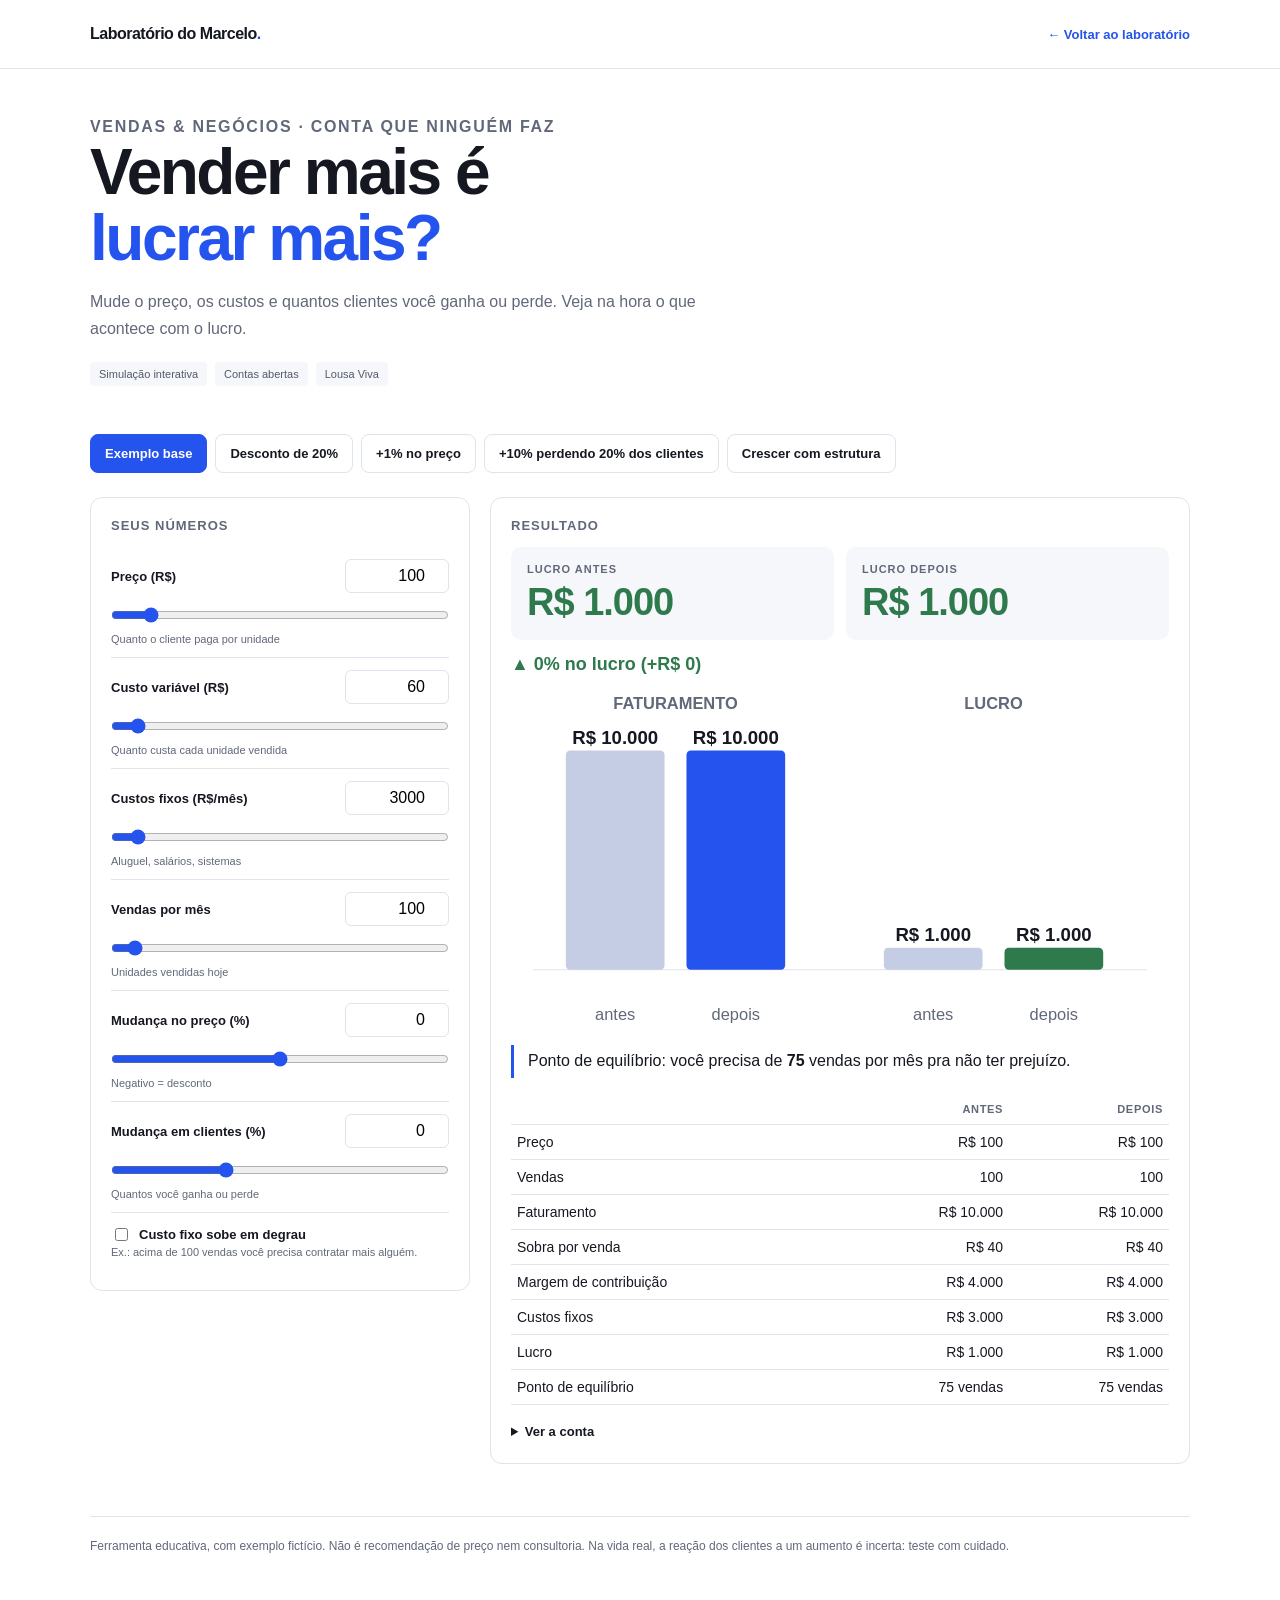
<file: ferramentas/simulador-lucro/index.html>
<!doctype html>
<html lang="pt-BR">
<head>
<meta charset="utf-8">
<meta name="viewport" content="width=device-width, initial-scale=1">
<title>Vender mais é lucrar mais? | Laboratório do Marcelo</title>
<meta name="description" content="Simulador gratuito: mude preço, custos e clientes e veja o que acontece com o lucro. Valores fictícios, contas abertas.">
<style>
:root{--blue:#2453ed;--ink:#151821;--muted:#616879;--paper:#f6f7fa;--line:#dfe3ec;--green:#2f7a4c;--red:#c2352b;font-family:Arial,Helvetica,sans-serif;color:var(--ink);background:#fff}
*{box-sizing:border-box}body{margin:0}a{color:inherit;text-decoration:none}button,input{font:inherit}
a:focus-visible,button:focus-visible,input:focus-visible{outline:3px solid var(--blue);outline-offset:4px}
.container{width:min(calc(100% - 40px),1100px);margin-inline:auto}
header{border-bottom:1px solid var(--line);background:#fffffff5;position:sticky;top:0;z-index:5}
.nav{min-height:68px;display:flex;align-items:center;justify-content:space-between;gap:16px}
.brand{font-weight:700;font-size:16px;letter-spacing:-.5px}.brand b{color:var(--blue)}
.back{color:var(--blue);font-size:13px;font-weight:700}
.eyebrow{text-transform:uppercase;font-size:11px;font-weight:700;letter-spacing:1.7px;color:var(--blue);margin:0 0 16px}
.intro{padding:44px 0 24px}h1{font-size:clamp(36px,7vw,64px);line-height:1.03;letter-spacing:-2.5px;margin:0 0 16px}h1 span{color:var(--blue)}
.intro p{color:var(--muted);font-size:16px;line-height:1.7;max-width:640px;margin:0}
.facts{display:flex;flex-wrap:wrap;gap:8px;list-style:none;padding:0;margin:20px 0 0}.facts li{font-size:11px;padding:6px 9px;border-radius:4px;background:var(--paper);color:#51596a}
.scen{display:flex;flex-wrap:wrap;gap:8px;margin:24px 0}
.scen button{border:1px solid var(--line);background:#fff;border-radius:8px;padding:11px 14px;font-size:13px;font-weight:700;color:var(--ink);cursor:pointer}
.scen button:hover{border-color:var(--blue);color:var(--blue)}.scen button.on{background:var(--blue);border-color:var(--blue);color:#fff}
.grid{display:grid;grid-template-columns:1fr;gap:20px;padding-bottom:40px}@media(max-width:879px){.panel.in{order:2}}
@media(min-width:880px){.grid{grid-template-columns:380px 1fr;align-items:start}.panel.in{position:sticky;top:88px}}
.panel{border:1px solid var(--line);border-radius:12px;background:#fff;padding:20px}
.panel h2{font-size:13px;text-transform:uppercase;letter-spacing:1px;margin:0 0 14px;color:var(--muted)}
.ctl{padding:12px 0;border-top:1px solid var(--line)}.ctl:first-of-type{border-top:0}
.row{display:flex;justify-content:space-between;align-items:center;gap:10px}
.row label{font-size:13px;font-weight:700}
.row input[type=number]{width:104px;padding:7px 8px;border:1px solid var(--line);border-radius:6px;text-align:right;font-variant-numeric:tabular-nums}
input[type=range]{width:100%;accent-color:var(--blue);margin:10px 0 0;height:24px}
.hint{font-size:11px;color:var(--muted);margin-top:2px}
.tog{display:flex;gap:8px;align-items:center;font-size:13px;font-weight:700;cursor:pointer}
.step{display:none;gap:10px;margin-top:10px}.step.show{display:grid}
.big{display:grid;grid-template-columns:1fr 1fr;gap:12px}
.card{background:var(--paper);border-radius:10px;padding:16px}
.card small{display:block;font-size:11px;text-transform:uppercase;letter-spacing:1px;color:var(--muted);font-weight:700}
.card strong{display:block;font-size:clamp(26px,5vw,38px);letter-spacing:-1px;margin-top:6px;font-variant-numeric:tabular-nums}
.pos{color:var(--green)}.neg{color:var(--red)}
.var{margin:14px 0;font-size:18px;font-weight:700}
.phrase{border-left:3px solid var(--blue);padding:4px 0 4px 14px;font-size:16px;line-height:1.55;margin:16px 0}
.alerts div{border-radius:8px;padding:10px 12px;font-size:13px;margin-top:8px;line-height:1.5}
.warn{background:#fff6e0;color:#7a5600}.bad{background:#fdeceb;color:var(--red)}
table{width:100%;border-collapse:collapse;font-size:14px;margin-top:16px;font-variant-numeric:tabular-nums}
th,td{padding:9px 6px;border-bottom:1px solid var(--line);text-align:right}th:first-child,td:first-child{text-align:left}th{font-size:11px;text-transform:uppercase;color:var(--muted);letter-spacing:.7px}
svg{width:100%;display:block;margin-top:12px}svg text{font-family:Arial,Helvetica,sans-serif}
details{margin-top:16px;font-size:13px;color:var(--muted);line-height:1.7}summary{cursor:pointer;font-weight:700;color:var(--ink)}
.note{font-size:12px;color:var(--muted);line-height:1.6;border-top:1px solid var(--line);padding:20px 0 36px}
</style>
</head>
<body>
<header><div class="container nav"><a class="brand" href="../../index.html">Laboratório do Marcelo<b>.</b></a><a class="back" href="../../index.html#explorar">← Voltar ao laboratório</a></div></header>
<main class="container">
<section class="intro">
<p class="eyebrow">Vendas &amp; negócios · Conta que ninguém faz</p>
<h1>Vender mais é<br><span>lucrar mais?</span></h1>
<p>Mude o preço, os custos e quantos clientes você ganha ou perde. Veja na hora o que acontece com o lucro.</p>
<ul class="facts"><li>Simulação interativa</li><li>Contas abertas</li><li>Lousa Viva</li></ul>
</section>
<div class="scen" id="scen">
<button data-s="base" class="on">Exemplo base</button>
<button data-s="desc">Desconto de 20%</button>
<button data-s="p1">+1% no preço</button>
<button data-s="p10">+10% perdendo 20% dos clientes</button>
<button data-s="estr">Crescer com estrutura</button>
</div>
<div class="grid">
<section class="panel in" aria-label="Seus números">
<h2>Seus números</h2>
<div id="ctls"></div>
<div class="ctl"><label class="tog"><input type="checkbox" id="degrau"> Custo fixo sobe em degrau</label>
<div class="hint">Ex.: acima de 100 vendas você precisa contratar mais alguém.</div>
<div class="step" id="stepbox"></div></div>
</section>
<section class="panel" aria-live="polite">
<h2>Resultado</h2>
<div class="big">
<div class="card"><small>Lucro antes</small><strong id="l0">–</strong></div>
<div class="card"><small>Lucro depois</small><strong id="l1">–</strong></div>
</div>
<div class="var" id="var"></div>
<svg id="chart" viewBox="0 0 600 310" role="img" aria-label="Faturamento e lucro, antes e depois"></svg>
<p class="phrase" id="phrase"></p>
<div class="alerts" id="alerts"></div>
<table><thead><tr><th></th><th>Antes</th><th>Depois</th></tr></thead><tbody id="tb"></tbody></table>
<details><summary>Ver a conta</summary><p id="conta"></p>
<p>Sobra por venda = preço − custo variável. Lucro = vendas × sobra por venda − custos fixos. Ponto de equilíbrio = custos fixos ÷ sobra por venda.</p></details>
</section>
</div>
<p class="note">Ferramenta educativa, com exemplo fictício. Não é recomendação de preço nem consultoria. Na vida real, a reação dos clientes a um aumento é incerta: teste com cuidado.</p>
</main>
<script>
function calc(i){
  const m0=i.preco-i.cv, lucro0=i.vendas*m0-i.fixos;
  const p1=i.preco*(1+i.dPreco/100), q1=i.vendas*(1+i.dCli/100), m1=p1-i.cv;
  const f1=i.fixos+((i.degrau&&q1>i.degX)?i.degY:0);
  const lucro1=q1*m1-f1, fat0=i.preco*i.vendas, fat1=p1*q1;
  const pe0=m0>0?i.fixos/m0:Infinity, pe1=m1>0?f1/m1:Infinity;
  let perdaMax=null; if(m1>0){perdaMax=(1-((lucro0+f1)/m1)/i.vendas)*100;}
  const varPct=lucro0!==0?(lucro1-lucro0)/Math.abs(lucro0)*100:null;
  return {m0,m1,lucro0,lucro1,fat0,fat1,f1,pe0,pe1,perdaMax,varPct,q1,p1};
}
const S={preco:100,cv:60,fixos:3000,vendas:100,dPreco:0,dCli:0,degrau:false,degX:100,degY:1500};
const C=[["preco","Preço (R$)",1,1000,1,"Quanto o cliente paga por unidade"],["cv","Custo variável (R$)",0,1000,1,"Quanto custa cada unidade vendida"],["fixos","Custos fixos (R$/mês)",0,50000,100,"Aluguel, salários, sistemas"],["vendas","Vendas por mês",1,2000,1,"Unidades vendidas hoje"],["dPreco","Mudança no preço (%)",-30,30,1,"Negativo = desconto"],["dCli","Mudança em clientes (%)",-50,100,1,"Quantos você ganha ou perde"]];
const ST=[["degX","Acima de (vendas)",0,5000,1],["degY","Fixos sobem (R$)",0,50000,100]];
const SC={base:{},desc:{dPreco:-20,dCli:30},p1:{dPreco:1},p10:{dPreco:10,dCli:-20},estr:{dCli:50,degrau:true,degX:100,degY:1500}};
const brl=v=>(v<0?"−":"")+"R$ "+Math.abs(Math.round(v)).toLocaleString("pt-BR");
const num=v=>(Math.round(v*10)/10).toLocaleString("pt-BR");
function ctl(k,l,mn,mx,st,h){return `<div class="ctl"><div class="row"><label for="n_${k}">${l}</label><input type="number" id="n_${k}" data-k="${k}" min="${mn}" max="${mx}" step="${st}"></div><input type="range" id="r_${k}" data-k="${k}" min="${mn}" max="${mx}" step="${st}" aria-label="${l}">${h?`<div class="hint">${h}</div>`:""}</div>`}
document.getElementById("ctls").innerHTML=C.map(c=>ctl(...c)).join("");
document.getElementById("stepbox").innerHTML=ST.map(c=>ctl(...c)).join("");
document.querySelectorAll("input[data-k]").forEach(el=>el.addEventListener("input",e=>{const v=parseFloat(e.target.value);if(!isNaN(v)){S[e.target.dataset.k]=v;clr();draw();}}));
document.getElementById("degrau").addEventListener("change",e=>{S.degrau=e.target.checked;clr();draw();});
function clr(){document.querySelectorAll("#scen button").forEach(b=>b.classList.remove("on"));}
document.querySelectorAll("#scen button").forEach(b=>b.addEventListener("click",()=>{Object.assign(S,{preco:100,cv:60,fixos:3000,vendas:100,dPreco:0,dCli:0,degrau:false,degX:100,degY:1500},SC[b.dataset.s]);clr();b.classList.add("on");draw();}));
function draw(){
  document.querySelectorAll("input[data-k]").forEach(el=>{if(document.activeElement!==el)el.value=S[el.dataset.k];});
  document.getElementById("degrau").checked=S.degrau;document.getElementById("stepbox").classList.toggle("show",S.degrau);
  const r=calc(S),cls=v=>v>=0?"pos":"neg";
  const l0=document.getElementById("l0"),l1=document.getElementById("l1");
  l0.textContent=brl(r.lucro0);l0.className=cls(r.lucro0);l1.textContent=brl(r.lucro1);l1.className=cls(r.lucro1);
  const d=r.lucro1-r.lucro0;
  document.getElementById("var").innerHTML=r.varPct===null?"":`<span class="${d>=0?"pos":"neg"}">${d>=0?"▲":"▼"} ${num(Math.abs(r.varPct))}% no lucro (${d>=0?"+":""}${brl(d)})</span>`;
  let ph;
  if(r.m1<=0)ph="Com esse preço, cada venda dá prejuízo. Vender mais só aumenta o buraco.";
  else if(S.dPreco>0)ph=r.perdaMax>=0?`Com esse aumento, você pode perder até <b>${num(r.perdaMax)}%</b> dos clientes e ainda empatar com o lucro de hoje.`:`Mesmo sem perder clientes, esse cenário não alcança o lucro de hoje.`;
  else if(S.dPreco<0){const g=-r.perdaMax;ph=`Com esse desconto, você precisa vender <b>${num(g)}% a mais</b> só pra empatar com o lucro de hoje.`;}
  else ph=`Ponto de equilíbrio: você precisa de <b>${num(Math.ceil(r.pe1))}</b> vendas por mês pra não ter prejuízo.`;
  document.getElementById("phrase").innerHTML=ph;
  const a=[];
  if(S.dPreco>5&&S.dCli>=0)a.push(`<div class="warn">Aumento acima de 5% sem perder nenhum cliente é pouco realista. Teste com alguma perda.</div>`);
  if(r.m1<=0)a.push(`<div class="bad">Atenção: a sobra por venda ficou negativa. O preço não cobre o custo de cada unidade.</div>`);
  if(r.lucro1<0&&r.fat1>r.fat0)a.push(`<div class="bad">O faturamento subiu, mas a empresa passou a ter prejuízo.</div>`);
  document.getElementById("alerts").innerHTML=a.join("");
  const pe=v=>isFinite(v)?num(Math.ceil(v))+" vendas":"não existe";
  const rows=[["Preço",brl(S.preco),brl(r.p1)],["Vendas",num(S.vendas),num(r.q1)],["Faturamento",brl(r.fat0),brl(r.fat1)],["Sobra por venda",brl(r.m0),brl(r.m1)],["Margem de contribuição",brl(r.m0*S.vendas),brl(r.m1*r.q1)],["Custos fixos",brl(S.fixos),brl(r.f1)],["Lucro",brl(r.lucro0),brl(r.lucro1)],["Ponto de equilíbrio",pe(r.pe0),pe(r.pe1)]];
  document.getElementById("tb").innerHTML=rows.map(x=>`<tr><td>${x[0]}</td><td>${x[1]}</td><td>${x[2]}</td></tr>`).join("");
  document.getElementById("conta").textContent=`Depois: ${num(r.q1)} vendas × ${brl(r.m1)} − ${brl(r.f1)} = ${brl(r.lucro1)}`;
  chart(r);
}
function chart(r){
  const vals=[["Faturamento",r.fat0,r.fat1],["Lucro",r.lucro0,r.lucro1]];
  const mx=Math.max(1,...vals.flatMap(v=>[Math.abs(v[1]),Math.abs(v[2])]));
  const neg=Math.min(0,r.lucro0,r.lucro1)<0;const top=56,H=200,zero=neg?top+H*0.72:top+H;const sc=(zero-top)/mx;
  let s=`<line x1="20" x2="580" y1="${zero}" y2="${zero}" stroke="#dfe3ec"/>`;
  vals.forEach((v,g)=>{[1,2].forEach(j=>{const val=v[j],x=50+g*290+(j-1)*110,h=Math.min(Math.abs(val)*sc,neg&&val<0?H*0.28:999),y=val>=0?zero-h:zero;
    const col=j===1?"#c4cde3":(g===1?(val>=0?"#2f7a4c":"#c2352b"):"#2453ed");
    s+=`<rect x="${x}" y="${y}" width="90" height="${Math.max(h,1)}" rx="4" fill="${col}"/><text x="${x+45}" y="${val>=0?y-6:y+h+18}" text-anchor="middle" font-size="17" font-weight="700" fill="#151821">${brl(val)}</text><text x="${x+45}" y="302" text-anchor="middle" font-size="15" fill="#616879">${j===1?"antes":"depois"}</text>`;});
    s+=`<text x="${150+g*290}" y="18" text-anchor="middle" font-size="15" font-weight="700" fill="#616879">${v[0].toUpperCase()}</text>`;});
  document.getElementById("chart").innerHTML=s;
}
const h=location.hash.slice(1);const hb=document.querySelector(`#scen button[data-s="${h}"]`);if(hb)hb.click();else draw();
</script>
</body>
</html>
</file>
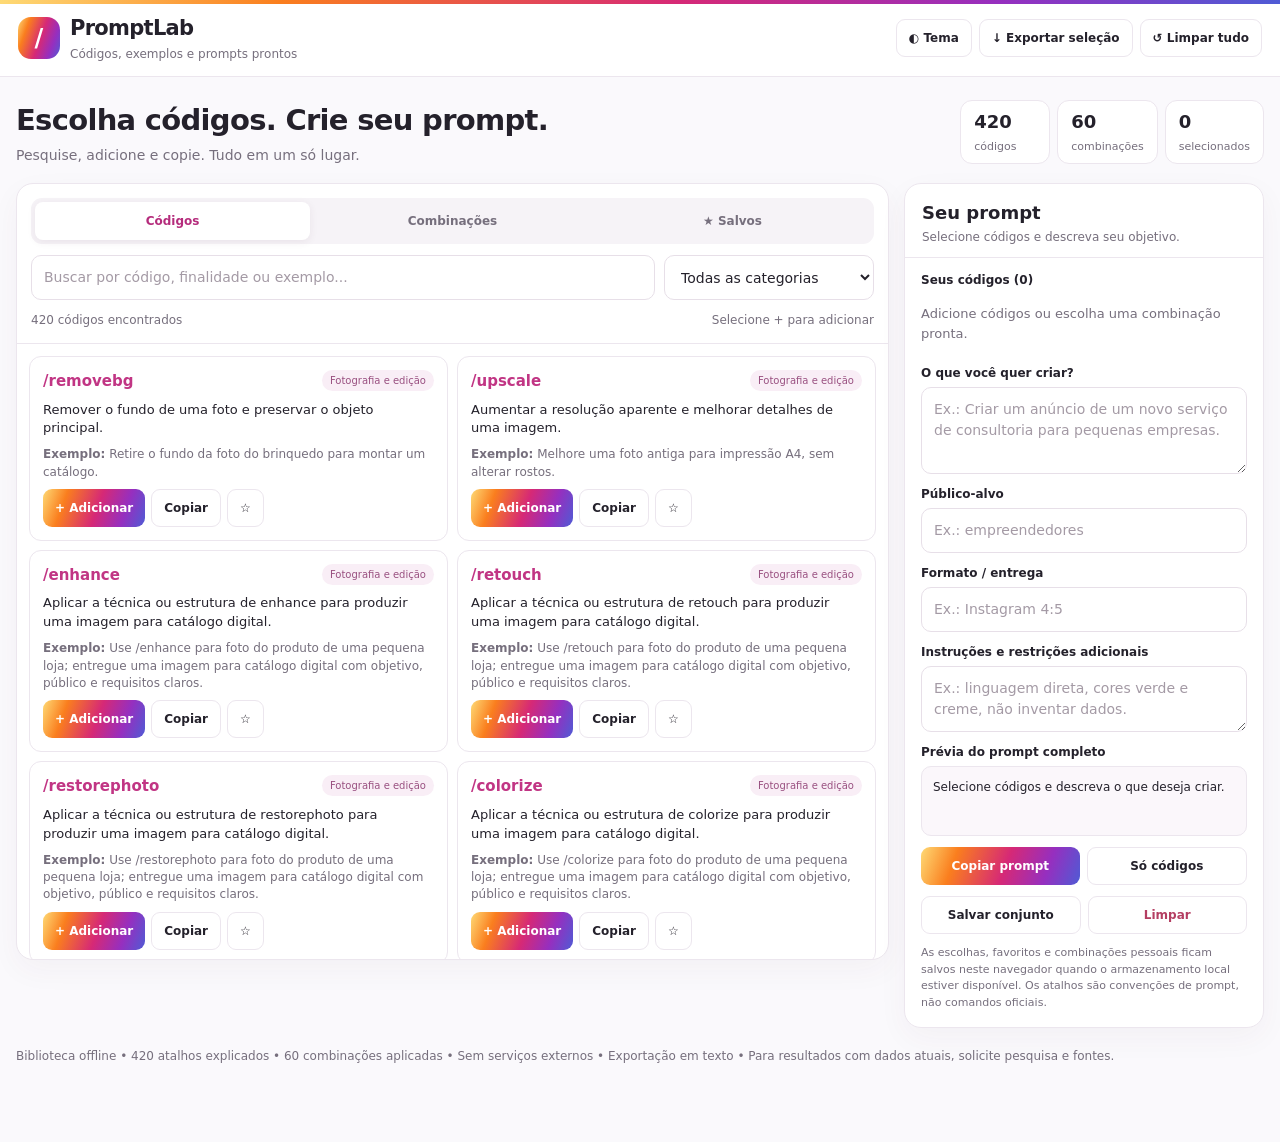
<file: PromptLab_Instagram_Interativo-1.html>
<!doctype html>
<html lang="pt-BR">
<head>
<meta charset="utf-8"><meta name="viewport" content="width=device-width,initial-scale=1">
<meta name="theme-color" content="#102d22">
<title>PromptLab — Biblioteca de 420 atalhos</title>
<style>
:root{--bg:#faf9fc;--surface:#fff;--ink:#24212b;--muted:#766f7d;--line:#ece6ee;--accent:#c13584;--soft:#fff0f7;--chip:#f9eef6;--shadow:0 10px 30px #5223480b;--grad:linear-gradient(110deg,#feda75 0%,#fa7e1e 22%,#d62976 53%,#962fbf 78%,#4f5bd5 100%)}
*{box-sizing:border-box}html{scroll-behavior:smooth}body{margin:0;background:var(--bg);color:var(--ink);font:14px/1.5 system-ui,-apple-system,Segoe UI,Arial,sans-serif}
button,input,select,textarea{font:inherit}button{cursor:pointer;touch-action:manipulation}button:focus-visible,input:focus-visible,textarea:focus-visible,select:focus-visible{outline:3px solid #d62976;outline-offset:2px}
header{background:#fff;color:var(--ink);border-bottom:1px solid var(--line);padding:13px max(18px,calc((100vw - 1350px)/2));display:flex;align-items:center;justify-content:space-between;gap:12px;flex-wrap:wrap}
header:before{content:"";position:absolute;top:0;left:0;right:0;height:4px;background:var(--grad)}
.logo{display:flex;gap:10px;align-items:center}.mark{background:var(--grad);color:white;width:42px;height:42px;border-radius:13px;display:grid;place-items:center;font-size:24px;font-weight:900}
h1{font-size:21px;margin:0;letter-spacing:-.7px}header p{margin:0;color:var(--muted);font-size:12px}.head-actions{display:flex;gap:7px;flex-wrap:wrap}
.shell{max-width:1380px;margin:auto;padding:22px 16px 65px}.hero{display:flex;justify-content:space-between;align-items:center;gap:12px;flex-wrap:wrap;margin-bottom:17px}
.hero h2{font-size:clamp(23px,3vw,29px);letter-spacing:-.7px;margin:0}.hero p{color:var(--muted);margin:3px 0 0;max-width:690px}
.stats{display:flex;gap:7px;flex-wrap:wrap}.stat{background:var(--surface);border:1px solid var(--line);border-radius:12px;padding:7px 13px;min-width:90px}.stat strong{font-size:18px;display:block}.stat small{color:var(--muted);font-size:11px}
.layout{display:grid;grid-template-columns:minmax(0,1fr) 360px;gap:15px;align-items:start}
.panel{background:var(--surface);border:1px solid var(--line);border-radius:17px;box-shadow:var(--shadow);overflow:hidden}
.toolbar{padding:14px;border-bottom:1px solid var(--line);display:grid;gap:11px}
.tabs{display:grid;grid-template-columns:repeat(3,1fr);gap:5px;background:#f6f3f7;padding:4px;border-radius:11px}
.tab{border:0;background:transparent;border-radius:8px;padding:10px 6px;color:var(--muted);font-weight:700;font-size:12px}.tab.active{background:#fff;color:#b52c7c;box-shadow:0 2px 9px #55234813}
.filters{display:grid;grid-template-columns:1fr 210px;gap:9px}input,select,textarea{width:100%;border:1px solid #e7dfe8;border-radius:10px;background:#fff;color:var(--ink);padding:11px 12px;min-width:0}
input::placeholder,textarea::placeholder{color:#a49aa5}
.meta{color:var(--muted);font-size:12px;display:flex;align-items:center;justify-content:space-between;gap:10px}
.cards{padding:12px;display:grid;grid-template-columns:repeat(2,minmax(0,1fr));gap:9px;max-height:calc(100vh - 285px);overflow:auto;overscroll-behavior:contain}
.item{border:1px solid var(--line);border-radius:12px;padding:13px;display:flex;flex-direction:column;gap:8px;min-width:0;transition:border-color .15s}
.item:hover{border-color:#ed9ec6}.item.selected{background:#fff7fb;border-color:#d62976}
.itemtop{display:flex;justify-content:space-between;gap:8px;align-items:start}.code{font-size:15px;font-weight:800;color:#c13584;overflow-wrap:anywhere}.badge{font-size:10px;color:#995080;background:var(--chip);border-radius:99px;padding:3px 8px}
.desc{font-size:13px;line-height:1.45;margin:0}.example{font-size:12px;color:var(--muted);line-height:1.45;margin:0}
.actions{display:flex;gap:6px;flex-wrap:wrap;margin-top:auto}.btn{border:1px solid var(--line);background:#fff;color:var(--ink);padding:9px 12px;border-radius:9px;font-weight:700;font-size:12px;min-height:36px}
.btn:hover{background:var(--soft)}.btn.primary{background:var(--grad);color:#fff;border:0}.btn.primary:hover{filter:brightness(.96)}.btn.warn{color:#b43e62}.btn:disabled{opacity:.45;cursor:not-allowed}
.side{position:sticky;top:12px}.sidehead{padding:15px 17px 11px;border-bottom:1px solid var(--line)}.sidehead h3{font-size:18px;margin:0}.sidehead p{color:var(--muted);font-size:12px;margin:2px 0 0}
.sidebody{padding:13px 16px 16px;display:grid;gap:11px}.field{display:grid;gap:5px}.field label{font-size:12px;font-weight:750}
.selectedlist{display:flex;flex-wrap:wrap;gap:6px;max-height:95px;overflow:auto}.token{display:flex;align-items:center;gap:6px;border:1px solid #f1b8d3;background:#fff0f7;padding:5px 8px;border-radius:8px;color:#a52570;font-size:12px;font-weight:650}
.token button{border:0;background:none;color:inherit;padding:0;font-weight:800;font-size:16px;line-height:1}.empty{color:var(--muted);font-size:13px;padding:10px 0}
.output{background:#fbf7fb;border:1px solid var(--line);border-radius:10px;padding:11px;white-space:pre-wrap;overflow-wrap:anywhere;font-size:12px;max-height:150px;overflow:auto;min-height:70px}
.row{display:flex;gap:7px;flex-wrap:wrap}.row>*{flex:1}.hint{font-size:11px;color:var(--muted)}
.presetcard h3{margin:0;font-size:15px}.presetcard .codes{font-size:12px;color:#b52c7c;overflow-wrap:anywhere}.footer{margin-top:19px;color:var(--muted);font-size:12px}
body.dark{--bg:#16121a;--surface:#231c27;--ink:#f6eff7;--muted:#baaabb;--line:#403344;--accent:#f46bb1;--soft:#40233a;--chip:#43283e;--shadow:none}
body.dark header{background:#231c27}body.dark input,body.dark select,body.dark textarea{background:#1d1721;color:#f6eff7;border-color:#4c3a50}
body.dark .btn,body.dark .tab{background:#322638;color:#f6eff7}body.dark .tab.active{background:#623255;color:#fff}body.dark .tabs{background:#211a25}
body.dark .output{background:#1d1721}body.dark .item.selected{background:#3a2135}body.dark .token{color:#ffd5ed;background:#4a2842}
.mobilebar{display:none}
@media(max-width:1050px){.layout{grid-template-columns:1fr}.side{position:static;grid-row:1}.cards{max-height:none}.sidebody{grid-template-columns:1fr 1fr}.sidebody .wide{grid-column:1/-1}}
@media(max-width:650px){.shell{padding:14px 10px 90px}.cards{grid-template-columns:1fr;padding:9px}.filters{grid-template-columns:1fr}.sidebody{grid-template-columns:1fr}.sidebody .wide{grid-column:auto}header{padding:15px 12px}.hero h2{font-size:24px}.hero p{font-size:12px}.stats{width:100%}.stat{flex:1;text-align:center}.head-actions .btn{padding:7px 9px}.meta span:last-child{display:none}.side{display:none}.side.mobile-open{display:block;position:fixed;inset:0;z-index:20;border-radius:0;overflow:auto}.side.mobile-open .sidebody{padding-bottom:95px}.mobilebar{display:flex;position:fixed;bottom:0;left:0;right:0;z-index:21;padding:10px 12px calc(10px + env(safe-area-inset-bottom));background:#fff;border-top:1px solid var(--line);box-shadow:0 -5px 25px #2b10251b;gap:9px}.mobilebar .btn{flex:1;font-size:13px;min-height:44px}body.dark .mobilebar{background:#231c27}.side.mobile-open~.mobilebar{display:flex}}
</style>
</head>
<body>
<header>
 <div class="logo"><div class="mark">/</div><div><h1>PromptLab</h1><p>Códigos, exemplos e prompts prontos</p></div></div>
 <div class="head-actions"><button class="btn" id="theme">◐ Tema</button><button class="btn" id="export">↓ Exportar seleção</button><button class="btn" id="reset">↺ Limpar tudo</button></div>
</header>
<main class="shell">
 <div class="hero"><div><h2>Escolha códigos. Crie seu prompt.</h2><p>Pesquise, adicione e copie. Tudo em um só lugar.</p></div>
 <div class="stats"><div class="stat"><strong id="total">420</strong><small>códigos</small></div><div class="stat"><strong id="presetCount">60</strong><small>combinações</small></div><div class="stat"><strong id="selCount">0</strong><small>selecionados</small></div></div></div>
 <div class="layout">
  <section class="panel">
   <div class="toolbar">
    <div class="tabs"><button class="tab active" data-tab="all">Códigos</button><button class="tab" data-tab="presets">Combinações</button><button class="tab" data-tab="favorites">★ Salvos</button></div>
    <div class="filters"><input id="search" type="search" placeholder="Buscar por código, finalidade ou exemplo..." aria-label="Pesquisar comandos"><select id="category" aria-label="Filtrar categoria"><option value="">Todas as categorias</option></select></div>
    <div class="meta"><span id="resultCount">Carregando...</span><span>Selecione + para adicionar</span></div>
   </div>
   <div class="cards" id="cards" aria-live="polite"></div>
  </section>
  <aside class="panel side">
   <div class="sidehead"><h3>Seu prompt</h3><p>Selecione códigos e descreva seu objetivo.</p></div>
   <div class="sidebody">
    <div class="field wide"><label>Seus códigos <span id="selectedLabel">(0)</span></label><div class="selectedlist" id="selected"><span class="empty">Adicione códigos ou escolha uma combinação pronta.</span></div></div>
    <div class="field wide"><label for="goal">O que você quer criar?</label><textarea id="goal" rows="3" placeholder="Ex.: Criar um anúncio de um novo serviço de consultoria para pequenas empresas."></textarea></div>
    <div class="field"><label for="audience">Público-alvo</label><input id="audience" placeholder="Ex.: empreendedores"></div>
    <div class="field"><label for="format">Formato / entrega</label><input id="format" placeholder="Ex.: Instagram 4:5"></div>
    <div class="field wide"><label for="constraints">Instruções e restrições adicionais</label><textarea id="constraints" rows="2" placeholder="Ex.: linguagem direta, cores verde e creme, não inventar dados."></textarea></div>
    <div class="field wide"><label>Prévia do prompt completo</label><div class="output" id="preview" aria-live="polite"></div></div>
    <div class="row wide"><button class="btn primary" id="copyPrompt">Copiar prompt</button><button class="btn" id="copyCodes">Só códigos</button></div>
    <div class="row wide"><button class="btn" id="saveCombo">Salvar conjunto</button><button class="btn warn" id="clearSelected">Limpar</button></div>
    <div class="hint wide">As escolhas, favoritos e combinações pessoais ficam salvos neste navegador quando o armazenamento local estiver disponível. Os atalhos são convenções de prompt, não comandos oficiais.</div>
   </div>
  </aside>
 </div>
 <div class="mobilebar"><button class="btn" id="mobileBuilder">✦ Montar prompt (<span id="mobileCount">0</span>)</button><button class="btn primary" id="mobileCopy">Copiar</button></div><p class="footer">Biblioteca offline • 420 atalhos explicados • 60 combinações aplicadas • Sem serviços externos • Exportação em texto • Para resultados com dados atuais, solicite pesquisa e fontes.</p>
</main>
<script>
const DATA=[{"id": 1, "category": "Fotografia e edição", "code": "/removebg", "description": "Remover o fundo de uma foto e preservar o objeto principal.", "example": "Retire o fundo da foto do brinquedo para montar um catálogo.", "prompt": "/removebg — Retire o fundo da foto do brinquedo para montar um catálogo.", "type": "Imagem/arte"}, {"id": 2, "category": "Fotografia e edição", "code": "/upscale", "description": "Aumentar a resolução aparente e melhorar detalhes de uma imagem.", "example": "Melhore uma foto antiga para impressão A4, sem alterar rostos.", "prompt": "/upscale — Melhore uma foto antiga para impressão A4, sem alterar rostos.", "type": "Imagem/arte"}, {"id": 3, "category": "Fotografia e edição", "code": "/enhance", "description": "Aplicar a técnica ou estrutura de enhance para produzir uma imagem para catálogo digital.", "example": "Use /enhance para foto do produto de uma pequena loja; entregue uma imagem para catálogo digital com objetivo, público e requisitos claros.", "prompt": "/enhance — Use /enhance para foto do produto de uma pequena loja; entregue uma imagem para catálogo digital com objetivo, público e requisitos claros.", "type": "Imagem/arte"}, {"id": 4, "category": "Fotografia e edição", "code": "/retouch", "description": "Aplicar a técnica ou estrutura de retouch para produzir uma imagem para catálogo digital.", "example": "Use /retouch para foto do produto de uma pequena loja; entregue uma imagem para catálogo digital com objetivo, público e requisitos claros.", "prompt": "/retouch — Use /retouch para foto do produto de uma pequena loja; entregue uma imagem para catálogo digital com objetivo, público e requisitos claros.", "type": "Imagem/arte"}, {"id": 5, "category": "Fotografia e edição", "code": "/restorephoto", "description": "Aplicar a técnica ou estrutura de restorephoto para produzir uma imagem para catálogo digital.", "example": "Use /restorephoto para foto do produto de uma pequena loja; entregue uma imagem para catálogo digital com objetivo, público e requisitos claros.", "prompt": "/restorephoto — Use /restorephoto para foto do produto de uma pequena loja; entregue uma imagem para catálogo digital com objetivo, público e requisitos claros.", "type": "Imagem/arte"}, {"id": 6, "category": "Fotografia e edição", "code": "/colorize", "description": "Aplicar a técnica ou estrutura de colorize para produzir uma imagem para catálogo digital.", "example": "Use /colorize para foto do produto de uma pequena loja; entregue uma imagem para catálogo digital com objetivo, público e requisitos claros.", "prompt": "/colorize — Use /colorize para foto do produto de uma pequena loja; entregue uma imagem para catálogo digital com objetivo, público e requisitos claros.", "type": "Imagem/arte"}, {"id": 7, "category": "Fotografia e edição", "code": "/sharpen", "description": "Aplicar a técnica ou estrutura de sharpen para produzir uma imagem para catálogo digital.", "example": "Use /sharpen para foto do produto de uma pequena loja; entregue uma imagem para catálogo digital com objetivo, público e requisitos claros.", "prompt": "/sharpen — Use /sharpen para foto do produto de uma pequena loja; entregue uma imagem para catálogo digital com objetivo, público e requisitos claros.", "type": "Imagem/arte"}, {"id": 8, "category": "Fotografia e edição", "code": "/denoise", "description": "Aplicar a técnica ou estrutura de denoise para produzir uma imagem para catálogo digital.", "example": "Use /denoise para foto do produto de uma pequena loja; entregue uma imagem para catálogo digital com objetivo, público e requisitos claros.", "prompt": "/denoise — Use /denoise para foto do produto de uma pequena loja; entregue uma imagem para catálogo digital com objetivo, público e requisitos claros.", "type": "Imagem/arte"}, {"id": 9, "category": "Fotografia e edição", "code": "/deblur", "description": "Aplicar a técnica ou estrutura de deblur para produzir uma imagem para catálogo digital.", "example": "Use /deblur para foto do produto de uma pequena loja; entregue uma imagem para catálogo digital com objetivo, público e requisitos claros.", "prompt": "/deblur — Use /deblur para foto do produto de uma pequena loja; entregue uma imagem para catálogo digital com objetivo, público e requisitos claros.", "type": "Imagem/arte"}, {"id": 10, "category": "Fotografia e edição", "code": "/faceenhance", "description": "Aplicar a técnica ou estrutura de faceenhance para produzir uma imagem para catálogo digital.", "example": "Use /faceenhance para foto do produto de uma pequena loja; entregue uma imagem para catálogo digital com objetivo, público e requisitos claros.", "prompt": "/faceenhance — Use /faceenhance para foto do produto de uma pequena loja; entregue uma imagem para catálogo digital com objetivo, público e requisitos claros.", "type": "Imagem/arte"}, {"id": 11, "category": "Fotografia e edição", "code": "/headshot", "description": "Aplicar a técnica ou estrutura de headshot para produzir uma imagem para catálogo digital.", "example": "Use /headshot para foto do produto de uma pequena loja; entregue uma imagem para catálogo digital com objetivo, público e requisitos claros.", "prompt": "/headshot — Use /headshot para foto do produto de uma pequena loja; entregue uma imagem para catálogo digital com objetivo, público e requisitos claros.", "type": "Imagem/arte"}, {"id": 12, "category": "Fotografia e edição", "code": "/portraitmode", "description": "Aplicar a técnica ou estrutura de portr AItmode para produzir uma imagem para catálogo digital.", "example": "Use /portraitmode para foto do produto de uma pequena loja; entregue uma imagem para catálogo digital com objetivo, público e requisitos claros.", "prompt": "/portraitmode — Use /portraitmode para foto do produto de uma pequena loja; entregue uma imagem para catálogo digital com objetivo, público e requisitos claros.", "type": "Imagem/arte"}, {"id": 13, "category": "Fotografia e edição", "code": "/studioquality", "description": "Aplicar a técnica ou estrutura de studioquality para produzir uma imagem para catálogo digital.", "example": "Use /studioquality para foto do produto de uma pequena loja; entregue uma imagem para catálogo digital com objetivo, público e requisitos claros.", "prompt": "/studioquality — Use /studioquality para foto do produto de uma pequena loja; entregue uma imagem para catálogo digital com objetivo, público e requisitos claros.", "type": "Imagem/arte"}, {"id": 14, "category": "Fotografia e edição", "code": "/backgroundreplace", "description": "Aplicar a técnica ou estrutura de backgroundreplace para produzir uma imagem para catálogo digital.", "example": "Use /backgroundreplace para foto do produto de uma pequena loja; entregue uma imagem para catálogo digital com objetivo, público e requisitos claros.", "prompt": "/backgroundreplace — Use /backgroundreplace para foto do produto de uma pequena loja; entregue uma imagem para catálogo digital com objetivo, público e requisitos claros.", "type": "Imagem/arte"}, {"id": 15, "category": "Fotografia e edição", "code": "/objectremove", "description": "Aplicar a técnica ou estrutura de objectremove para produzir uma imagem para catálogo digital.", "example": "Use /objectremove para foto do produto de uma pequena loja; entregue uma imagem para catálogo digital com objetivo, público e requisitos claros.", "prompt": "/objectremove — Use /objectremove para foto do produto de uma pequena loja; entregue uma imagem para catálogo digital com objetivo, público e requisitos claros.", "type": "Imagem/arte"}, {"id": 16, "category": "Fotografia e edição", "code": "/objectadd", "description": "Aplicar a técnica ou estrutura de objectadd para produzir uma imagem para catálogo digital.", "example": "Use /objectadd para foto do produto de uma pequena loja; entregue uma imagem para catálogo digital com objetivo, público e requisitos claros.", "prompt": "/objectadd — Use /objectadd para foto do produto de uma pequena loja; entregue uma imagem para catálogo digital com objetivo, público e requisitos claros.", "type": "Imagem/arte"}, {"id": 17, "category": "Fotografia e edição", "code": "/relight", "description": "Aplicar a técnica ou estrutura de relight para produzir uma imagem para catálogo digital.", "example": "Use /relight para foto do produto de uma pequena loja; entregue uma imagem para catálogo digital com objetivo, público e requisitos claros.", "prompt": "/relight — Use /relight para foto do produto de uma pequena loja; entregue uma imagem para catálogo digital com objetivo, público e requisitos claros.", "type": "Imagem/arte"}, {"id": 18, "category": "Fotografia e edição", "code": "/colorgrade", "description": "Aplicar a técnica ou estrutura de colorgrade para produzir uma imagem para catálogo digital.", "example": "Use /colorgrade para foto do produto de uma pequena loja; entregue uma imagem para catálogo digital com objetivo, público e requisitos claros.", "prompt": "/colorgrade — Use /colorgrade para foto do produto de uma pequena loja; entregue uma imagem para catálogo digital com objetivo, público e requisitos claros.", "type": "Imagem/arte"}, {"id": 19, "category": "Fotografia e edição", "code": "/goldenhour", "description": "Aplicar a técnica ou estrutura de goldenhour para produzir uma imagem para catálogo digital.", "example": "Use /goldenhour para foto do produto de uma pequena loja; entregue uma imagem para catálogo digital com objetivo, público e requisitos claros.", "prompt": "/goldenhour — Use /goldenhour para foto do produto de uma pequena loja; entregue uma imagem para catálogo digital com objetivo, público e requisitos claros.", "type": "Imagem/arte"}, {"id": 20, "category": "Fotografia e edição", "code": "/blackandwhite", "description": "Aplicar a técnica ou estrutura de blackandwhite para produzir uma imagem para catálogo digital.", "example": "Use /blackandwhite para foto do produto de uma pequena loja; entregue uma imagem para catálogo digital com objetivo, público e requisitos claros.", "prompt": "/blackandwhite — Use /blackandwhite para foto do produto de uma pequena loja; entregue uma imagem para catálogo digital com objetivo, público e requisitos claros.", "type": "Imagem/arte"}, {"id": 21, "category": "Fotografia e edição", "code": "/filmgrain", "description": "Aplicar a técnica ou estrutura de filmgr AIn para produzir uma imagem para catálogo digital.", "example": "Use /filmgrain para foto do produto de uma pequena loja; entregue uma imagem para catálogo digital com objetivo, público e requisitos claros.", "prompt": "/filmgrain — Use /filmgrain para foto do produto de uma pequena loja; entregue uma imagem para catálogo digital com objetivo, público e requisitos claros.", "type": "Imagem/arte"}, {"id": 22, "category": "Fotografia e edição", "code": "/vintagephoto", "description": "Aplicar a técnica ou estrutura de vintagephoto para produzir uma imagem para catálogo digital.", "example": "Use /vintagephoto para foto do produto de uma pequena loja; entregue uma imagem para catálogo digital com objetivo, público e requisitos claros.", "prompt": "/vintagephoto — Use /vintagephoto para foto do produto de uma pequena loja; entregue uma imagem para catálogo digital com objetivo, público e requisitos claros.", "type": "Imagem/arte"}, {"id": 23, "category": "Fotografia e edição", "code": "/polaroid", "description": "Aplicar a técnica ou estrutura de polaroid para produzir uma imagem para catálogo digital.", "example": "Use /polaroid para foto do produto de uma pequena loja; entregue uma imagem para catálogo digital com objetivo, público e requisitos claros.", "prompt": "/polaroid — Use /polaroid para foto do produto de uma pequena loja; entregue uma imagem para catálogo digital com objetivo, público e requisitos claros.", "type": "Imagem/arte"}, {"id": 24, "category": "Fotografia e edição", "code": "/cinematic", "description": "Aplicar a técnica ou estrutura de cinematic para produzir uma imagem para catálogo digital.", "example": "Use /cinematic para foto do produto de uma pequena loja; entregue uma imagem para catálogo digital com objetivo, público e requisitos claros.", "prompt": "/cinematic — Use /cinematic para foto do produto de uma pequena loja; entregue uma imagem para catálogo digital com objetivo, público e requisitos claros.", "type": "Imagem/arte"}, {"id": 25, "category": "Fotografia e edição", "code": "/doubleexposure", "description": "Aplicar a técnica ou estrutura de doubleexposure para produzir uma imagem para catálogo digital.", "example": "Use /doubleexposure para foto do produto de uma pequena loja; entregue uma imagem para catálogo digital com objetivo, público e requisitos claros.", "prompt": "/doubleexposure — Use /doubleexposure para foto do produto de uma pequena loja; entregue uma imagem para catálogo digital com objetivo, público e requisitos claros.", "type": "Imagem/arte"}, {"id": 26, "category": "Fotografia e edição", "code": "/silhouette", "description": "Aplicar a técnica ou estrutura de silhouette para produzir uma imagem para catálogo digital.", "example": "Use /silhouette para foto do produto de uma pequena loja; entregue uma imagem para catálogo digital com objetivo, público e requisitos claros.", "prompt": "/silhouette — Use /silhouette para foto do produto de uma pequena loja; entregue uma imagem para catálogo digital com objetivo, público e requisitos claros.", "type": "Imagem/arte"}, {"id": 27, "category": "Fotografia e edição", "code": "/bokeh", "description": "Aplicar a técnica ou estrutura de bokeh para produzir uma imagem para catálogo digital.", "example": "Use /bokeh para foto do produto de uma pequena loja; entregue uma imagem para catálogo digital com objetivo, público e requisitos claros.", "prompt": "/bokeh — Use /bokeh para foto do produto de uma pequena loja; entregue uma imagem para catálogo digital com objetivo, público e requisitos claros.", "type": "Imagem/arte"}, {"id": 28, "category": "Fotografia e edição", "code": "/macro", "description": "Aplicar a técnica ou estrutura de macro para produzir uma imagem para catálogo digital.", "example": "Use /macro para foto do produto de uma pequena loja; entregue uma imagem para catálogo digital com objetivo, público e requisitos claros.", "prompt": "/macro — Use /macro para foto do produto de uma pequena loja; entregue uma imagem para catálogo digital com objetivo, público e requisitos claros.", "type": "Imagem/arte"}, {"id": 29, "category": "Fotografia e edição", "code": "/tiltshift", "description": "Aplicar a técnica ou estrutura de tiltshift para produzir uma imagem para catálogo digital.", "example": "Use /tiltshift para foto do produto de uma pequena loja; entregue uma imagem para catálogo digital com objetivo, público e requisitos claros.", "prompt": "/tiltshift — Use /tiltshift para foto do produto de uma pequena loja; entregue uma imagem para catálogo digital com objetivo, público e requisitos claros.", "type": "Imagem/arte"}, {"id": 30, "category": "Efeitos 3D", "code": "/floating3d", "description": "Criar efeito visual de objeto flutuando em cena tridimensional.", "example": "Faça o tênis flutuar com sombra realista para uma campanha.", "prompt": "/floating3d — Faça o tênis flutuar com sombra realista para uma campanha.", "type": "Imagem/arte"}, {"id": 31, "category": "Efeitos 3D", "code": "/isometric3d", "description": "Aplicar a técnica ou estrutura de isometric 3D para produzir uma peça publicitária para redes sociais.", "example": "Use /isometric3d para produto de uma campanha de lançamento; entregue uma peça publicitária para redes sociais com objetivo, público e requisitos claros.", "prompt": "/isometric3d — Use /isometric3d para produto de uma campanha de lançamento; entregue uma peça publicitária para redes sociais com objetivo, público e requisitos claros.", "type": "Imagem/arte"}, {"id": 32, "category": "Efeitos 3D", "code": "/clay3d", "description": "Aplicar a técnica ou estrutura de clay 3D para produzir uma peça publicitária para redes sociais.", "example": "Use /clay3d para produto de uma campanha de lançamento; entregue uma peça publicitária para redes sociais com objetivo, público e requisitos claros.", "prompt": "/clay3d — Use /clay3d para produto de uma campanha de lançamento; entregue uma peça publicitária para redes sociais com objetivo, público e requisitos claros.", "type": "Imagem/arte"}, {"id": 33, "category": "Efeitos 3D", "code": "/glass3d", "description": "Aplicar a técnica ou estrutura de glass 3D para produzir uma peça publicitária para redes sociais.", "example": "Use /glass3d para produto de uma campanha de lançamento; entregue uma peça publicitária para redes sociais com objetivo, público e requisitos claros.", "prompt": "/glass3d — Use /glass3d para produto de uma campanha de lançamento; entregue uma peça publicitária para redes sociais com objetivo, público e requisitos claros.", "type": "Imagem/arte"}, {"id": 34, "category": "Efeitos 3D", "code": "/chrome3d", "description": "Aplicar a técnica ou estrutura de chrome 3D para produzir uma peça publicitária para redes sociais.", "example": "Use /chrome3d para produto de uma campanha de lançamento; entregue uma peça publicitária para redes sociais com objetivo, público e requisitos claros.", "prompt": "/chrome3d — Use /chrome3d para produto de uma campanha de lançamento; entregue uma peça publicitária para redes sociais com objetivo, público e requisitos claros.", "type": "Imagem/arte"}, {"id": 35, "category": "Efeitos 3D", "code": "/metallic3d", "description": "Aplicar a técnica ou estrutura de metallic 3D para produzir uma peça publicitária para redes sociais.", "example": "Use /metallic3d para produto de uma campanha de lançamento; entregue uma peça publicitária para redes sociais com objetivo, público e requisitos claros.", "prompt": "/metallic3d — Use /metallic3d para produto de uma campanha de lançamento; entregue uma peça publicitária para redes sociais com objetivo, público e requisitos claros.", "type": "Imagem/arte"}, {"id": 36, "category": "Efeitos 3D", "code": "/inflatable3d", "description": "Aplicar a técnica ou estrutura de inflatable 3D para produzir uma peça publicitária para redes sociais.", "example": "Use /inflatable3d para produto de uma campanha de lançamento; entregue uma peça publicitária para redes sociais com objetivo, público e requisitos claros.", "prompt": "/inflatable3d — Use /inflatable3d para produto de uma campanha de lançamento; entregue uma peça publicitária para redes sociais com objetivo, público e requisitos claros.", "type": "Imagem/arte"}, {"id": 37, "category": "Efeitos 3D", "code": "/toy3d", "description": "Aplicar a técnica ou estrutura de toy 3D para produzir uma peça publicitária para redes sociais.", "example": "Use /toy3d para produto de uma campanha de lançamento; entregue uma peça publicitária para redes sociais com objetivo, público e requisitos claros.", "prompt": "/toy3d — Use /toy3d para produto de uma campanha de lançamento; entregue uma peça publicitária para redes sociais com objetivo, público e requisitos claros.", "type": "Imagem/arte"}, {"id": 38, "category": "Efeitos 3D", "code": "/plush3d", "description": "Aplicar a técnica ou estrutura de plush 3D para produzir uma peça publicitária para redes sociais.", "example": "Use /plush3d para produto de uma campanha de lançamento; entregue uma peça publicitária para redes sociais com objetivo, público e requisitos claros.", "prompt": "/plush3d — Use /plush3d para produto de uma campanha de lançamento; entregue uma peça publicitária para redes sociais com objetivo, público e requisitos claros.", "type": "Imagem/arte"}, {"id": 39, "category": "Efeitos 3D", "code": "/papercut", "description": "Aplicar a técnica ou estrutura de papercut para produzir uma peça publicitária para redes sociais.", "example": "Use /papercut para produto de uma campanha de lançamento; entregue uma peça publicitária para redes sociais com objetivo, público e requisitos claros.", "prompt": "/papercut — Use /papercut para produto de uma campanha de lançamento; entregue uma peça publicitária para redes sociais com objetivo, público e requisitos claros.", "type": "Imagem/arte"}, {"id": 40, "category": "Efeitos 3D", "code": "/layeredpaper", "description": "Aplicar a técnica ou estrutura de layeredpaper para produzir uma peça publicitária para redes sociais.", "example": "Use /layeredpaper para produto de uma campanha de lançamento; entregue uma peça publicitária para redes sociais com objetivo, público e requisitos claros.", "prompt": "/layeredpaper — Use /layeredpaper para produto de uma campanha de lançamento; entregue uma peça publicitária para redes sociais com objetivo, público e requisitos claros.", "type": "Imagem/arte"}, {"id": 41, "category": "Efeitos 3D", "code": "/holographic3d", "description": "Aplicar a técnica ou estrutura de holographic 3D para produzir uma peça publicitária para redes sociais.", "example": "Use /holographic3d para produto de uma campanha de lançamento; entregue uma peça publicitária para redes sociais com objetivo, público e requisitos claros.", "prompt": "/holographic3d — Use /holographic3d para produto de uma campanha de lançamento; entregue uma peça publicitária para redes sociais com objetivo, público e requisitos claros.", "type": "Imagem/arte"}, {"id": 42, "category": "Efeitos 3D", "code": "/liquidmetal", "description": "Aplicar a técnica ou estrutura de liquidmetal para produzir uma peça publicitária para redes sociais.", "example": "Use /liquidmetal para produto de uma campanha de lançamento; entregue uma peça publicitária para redes sociais com objetivo, público e requisitos claros.", "prompt": "/liquidmetal — Use /liquidmetal para produto de uma campanha de lançamento; entregue uma peça publicitária para redes sociais com objetivo, público e requisitos claros.", "type": "Imagem/arte"}, {"id": 43, "category": "Efeitos 3D", "code": "/embossed3d", "description": "Aplicar a técnica ou estrutura de embossed 3D para produzir uma peça publicitária para redes sociais.", "example": "Use /embossed3d para produto de uma campanha de lançamento; entregue uma peça publicitária para redes sociais com objetivo, público e requisitos claros.", "prompt": "/embossed3d — Use /embossed3d para produto de uma campanha de lançamento; entregue uma peça publicitária para redes sociais com objetivo, público e requisitos claros.", "type": "Imagem/arte"}, {"id": 44, "category": "Efeitos 3D", "code": "/neon3d", "description": "Aplicar a técnica ou estrutura de neon 3D para produzir uma peça publicitária para redes sociais.", "example": "Use /neon3d para produto de uma campanha de lançamento; entregue uma peça publicitária para redes sociais com objetivo, público e requisitos claros.", "prompt": "/neon3d — Use /neon3d para produto de uma campanha de lançamento; entregue uma peça publicitária para redes sociais com objetivo, público e requisitos claros.", "type": "Imagem/arte"}, {"id": 45, "category": "Efeitos 3D", "code": "/3dlogo", "description": "Aplicar a técnica ou estrutura de 3Dlogo para produzir uma peça publicitária para redes sociais.", "example": "Use /3dlogo para produto de uma campanha de lançamento; entregue uma peça publicitária para redes sociais com objetivo, público e requisitos claros.", "prompt": "/3dlogo — Use /3dlogo para produto de uma campanha de lançamento; entregue uma peça publicitária para redes sociais com objetivo, público e requisitos claros.", "type": "Imagem/arte"}, {"id": 46, "category": "Efeitos 3D", "code": "/3dtext", "description": "Aplicar a técnica ou estrutura de 3Dtext para produzir uma peça publicitária para redes sociais.", "example": "Use /3dtext para produto de uma campanha de lançamento; entregue uma peça publicitária para redes sociais com objetivo, público e requisitos claros.", "prompt": "/3dtext — Use /3dtext para produto de uma campanha de lançamento; entregue uma peça publicitária para redes sociais com objetivo, público e requisitos claros.", "type": "Imagem/arte"}, {"id": 47, "category": "Efeitos 3D", "code": "/3dbillboard", "description": "Simular um anúncio externo anamórfico com profundidade 3D.", "example": "Mostre um produto saindo de um painel na avenida.", "prompt": "/3dbillboard — Mostre um produto saindo de um painel na avenida.", "type": "Imagem/arte"}, {"id": 48, "category": "Efeitos 3D", "code": "/3dproduct", "description": "Aplicar a técnica ou estrutura de 3Dproduct para produzir uma peça publicitária para redes sociais.", "example": "Use /3dproduct para produto de uma campanha de lançamento; entregue uma peça publicitária para redes sociais com objetivo, público e requisitos claros.", "prompt": "/3dproduct — Use /3dproduct para produto de uma campanha de lançamento; entregue uma peça publicitária para redes sociais com objetivo, público e requisitos claros.", "type": "Imagem/arte"}, {"id": 49, "category": "Efeitos 3D", "code": "/3drender", "description": "Aplicar a técnica ou estrutura de 3Drender para produzir uma peça publicitária para redes sociais.", "example": "Use /3drender para produto de uma campanha de lançamento; entregue uma peça publicitária para redes sociais com objetivo, público e requisitos claros.", "prompt": "/3drender — Use /3drender para produto de uma campanha de lançamento; entregue uma peça publicitária para redes sociais com objetivo, público e requisitos claros.", "type": "Imagem/arte"}, {"id": 50, "category": "Efeitos 3D", "code": "/miniature", "description": "Aplicar a técnica ou estrutura de miniature para produzir uma peça publicitária para redes sociais.", "example": "Use /miniature para produto de uma campanha de lançamento; entregue uma peça publicitária para redes sociais com objetivo, público e requisitos claros.", "prompt": "/miniature — Use /miniature para produto de uma campanha de lançamento; entregue uma peça publicitária para redes sociais com objetivo, público e requisitos claros.", "type": "Imagem/arte"}, {"id": 51, "category": "Efeitos 3D", "code": "/diorama", "description": "Aplicar a técnica ou estrutura de diorama para produzir uma peça publicitária para redes sociais.", "example": "Use /diorama para produto de uma campanha de lançamento; entregue uma peça publicitária para redes sociais com objetivo, público e requisitos claros.", "prompt": "/diorama — Use /diorama para produto de uma campanha de lançamento; entregue uma peça publicitária para redes sociais com objetivo, público e requisitos claros.", "type": "Imagem/arte"}, {"id": 52, "category": "Estilos artísticos", "code": "/watercolor", "description": "Aplicar a técnica ou estrutura de watercolor para produzir uma peça ilustrada para divulgação.", "example": "Use /watercolor para cartaz cultural de um evento comunitário; entregue uma peça ilustrada para divulgação com objetivo, público e requisitos claros.", "prompt": "/watercolor — Use /watercolor para cartaz cultural de um evento comunitário; entregue uma peça ilustrada para divulgação com objetivo, público e requisitos claros.", "type": "Imagem/arte"}, {"id": 53, "category": "Estilos artísticos", "code": "/oilpainting", "description": "Aplicar a técnica ou estrutura de oilp AInting para produzir uma peça ilustrada para divulgação.", "example": "Use /oilpainting para cartaz cultural de um evento comunitário; entregue uma peça ilustrada para divulgação com objetivo, público e requisitos claros.", "prompt": "/oilpainting — Use /oilpainting para cartaz cultural de um evento comunitário; entregue uma peça ilustrada para divulgação com objetivo, público e requisitos claros.", "type": "Imagem/arte"}, {"id": 54, "category": "Estilos artísticos", "code": "/pencilsketch", "description": "Aplicar a técnica ou estrutura de pencilsketch para produzir uma peça ilustrada para divulgação.", "example": "Use /pencilsketch para cartaz cultural de um evento comunitário; entregue uma peça ilustrada para divulgação com objetivo, público e requisitos claros.", "prompt": "/pencilsketch — Use /pencilsketch para cartaz cultural de um evento comunitário; entregue uma peça ilustrada para divulgação com objetivo, público e requisitos claros.", "type": "Imagem/arte"}, {"id": 55, "category": "Estilos artísticos", "code": "/charcoalsketch", "description": "Aplicar a técnica ou estrutura de charcoalsketch para produzir uma peça ilustrada para divulgação.", "example": "Use /charcoalsketch para cartaz cultural de um evento comunitário; entregue uma peça ilustrada para divulgação com objetivo, público e requisitos claros.", "prompt": "/charcoalsketch — Use /charcoalsketch para cartaz cultural de um evento comunitário; entregue uma peça ilustrada para divulgação com objetivo, público e requisitos claros.", "type": "Imagem/arte"}, {"id": 56, "category": "Estilos artísticos", "code": "/inkdrawing", "description": "Aplicar a técnica ou estrutura de inkdrawing para produzir uma peça ilustrada para divulgação.", "example": "Use /inkdrawing para cartaz cultural de um evento comunitário; entregue uma peça ilustrada para divulgação com objetivo, público e requisitos claros.", "prompt": "/inkdrawing — Use /inkdrawing para cartaz cultural de um evento comunitário; entregue uma peça ilustrada para divulgação com objetivo, público e requisitos claros.", "type": "Imagem/arte"}, {"id": 57, "category": "Estilos artísticos", "code": "/lineart", "description": "Aplicar a técnica ou estrutura de lineart para produzir uma peça ilustrada para divulgação.", "example": "Use /lineart para cartaz cultural de um evento comunitário; entregue uma peça ilustrada para divulgação com objetivo, público e requisitos claros.", "prompt": "/lineart — Use /lineart para cartaz cultural de um evento comunitário; entregue uma peça ilustrada para divulgação com objetivo, público e requisitos claros.", "type": "Imagem/arte"}, {"id": 58, "category": "Estilos artísticos", "code": "/vectorart", "description": "Aplicar a técnica ou estrutura de vectorart para produzir uma peça ilustrada para divulgação.", "example": "Use /vectorart para cartaz cultural de um evento comunitário; entregue uma peça ilustrada para divulgação com objetivo, público e requisitos claros.", "prompt": "/vectorart — Use /vectorart para cartaz cultural de um evento comunitário; entregue uma peça ilustrada para divulgação com objetivo, público e requisitos claros.", "type": "Imagem/arte"}, {"id": 59, "category": "Estilos artísticos", "code": "/flatillustration", "description": "Aplicar a técnica ou estrutura de flatillustration para produzir uma peça ilustrada para divulgação.", "example": "Use /flatillustration para cartaz cultural de um evento comunitário; entregue uma peça ilustrada para divulgação com objetivo, público e requisitos claros.", "prompt": "/flatillustration — Use /flatillustration para cartaz cultural de um evento comunitário; entregue uma peça ilustrada para divulgação com objetivo, público e requisitos claros.", "type": "Imagem/arte"}, {"id": 60, "category": "Estilos artísticos", "code": "/comicstyle", "description": "Aplicar a técnica ou estrutura de comicstyle para produzir uma peça ilustrada para divulgação.", "example": "Use /comicstyle para cartaz cultural de um evento comunitário; entregue uma peça ilustrada para divulgação com objetivo, público e requisitos claros.", "prompt": "/comicstyle — Use /comicstyle para cartaz cultural de um evento comunitário; entregue uma peça ilustrada para divulgação com objetivo, público e requisitos claros.", "type": "Imagem/arte"}, {"id": 61, "category": "Estilos artísticos", "code": "/cartoonstyle", "description": "Aplicar a técnica ou estrutura de cartoonstyle para produzir uma peça ilustrada para divulgação.", "example": "Use /cartoonstyle para cartaz cultural de um evento comunitário; entregue uma peça ilustrada para divulgação com objetivo, público e requisitos claros.", "prompt": "/cartoonstyle — Use /cartoonstyle para cartaz cultural de um evento comunitário; entregue uma peça ilustrada para divulgação com objetivo, público e requisitos claros.", "type": "Imagem/arte"}, {"id": 62, "category": "Estilos artísticos", "code": "/anime", "description": "Aplicar a técnica ou estrutura de anime para produzir uma peça ilustrada para divulgação.", "example": "Use /anime para cartaz cultural de um evento comunitário; entregue uma peça ilustrada para divulgação com objetivo, público e requisitos claros.", "prompt": "/anime — Use /anime para cartaz cultural de um evento comunitário; entregue uma peça ilustrada para divulgação com objetivo, público e requisitos claros.", "type": "Imagem/arte"}, {"id": 63, "category": "Estilos artísticos", "code": "/pixelart", "description": "Aplicar a técnica ou estrutura de pixelart para produzir uma peça ilustrada para divulgação.", "example": "Use /pixelart para cartaz cultural de um evento comunitário; entregue uma peça ilustrada para divulgação com objetivo, público e requisitos claros.", "prompt": "/pixelart — Use /pixelart para cartaz cultural de um evento comunitário; entregue uma peça ilustrada para divulgação com objetivo, público e requisitos claros.", "type": "Imagem/arte"}, {"id": 64, "category": "Estilos artísticos", "code": "/lowpoly", "description": "Aplicar a técnica ou estrutura de lowpoly para produzir uma peça ilustrada para divulgação.", "example": "Use /lowpoly para cartaz cultural de um evento comunitário; entregue uma peça ilustrada para divulgação com objetivo, público e requisitos claros.", "prompt": "/lowpoly — Use /lowpoly para cartaz cultural de um evento comunitário; entregue uma peça ilustrada para divulgação com objetivo, público e requisitos claros.", "type": "Imagem/arte"}, {"id": 65, "category": "Estilos artísticos", "code": "/popart", "description": "Aplicar a técnica ou estrutura de popart para produzir uma peça ilustrada para divulgação.", "example": "Use /popart para cartaz cultural de um evento comunitário; entregue uma peça ilustrada para divulgação com objetivo, público e requisitos claros.", "prompt": "/popart — Use /popart para cartaz cultural de um evento comunitário; entregue uma peça ilustrada para divulgação com objetivo, público e requisitos claros.", "type": "Imagem/arte"}, {"id": 66, "category": "Estilos artísticos", "code": "/retroart", "description": "Aplicar a técnica ou estrutura de retroart para produzir uma peça ilustrada para divulgação.", "example": "Use /retroart para cartaz cultural de um evento comunitário; entregue uma peça ilustrada para divulgação com objetivo, público e requisitos claros.", "prompt": "/retroart — Use /retroart para cartaz cultural de um evento comunitário; entregue uma peça ilustrada para divulgação com objetivo, público e requisitos claros.", "type": "Imagem/arte"}, {"id": 67, "category": "Estilos artísticos", "code": "/vaporwave", "description": "Aplicar a técnica ou estrutura de vaporwave para produzir uma peça ilustrada para divulgação.", "example": "Use /vaporwave para cartaz cultural de um evento comunitário; entregue uma peça ilustrada para divulgação com objetivo, público e requisitos claros.", "prompt": "/vaporwave — Use /vaporwave para cartaz cultural de um evento comunitário; entregue uma peça ilustrada para divulgação com objetivo, público e requisitos claros.", "type": "Imagem/arte"}, {"id": 68, "category": "Estilos artísticos", "code": "/cyberpunk", "description": "Aplicar a técnica ou estrutura de cyberpunk para produzir uma peça ilustrada para divulgação.", "example": "Use /cyberpunk para cartaz cultural de um evento comunitário; entregue uma peça ilustrada para divulgação com objetivo, público e requisitos claros.", "prompt": "/cyberpunk — Use /cyberpunk para cartaz cultural de um evento comunitário; entregue uma peça ilustrada para divulgação com objetivo, público e requisitos claros.", "type": "Imagem/arte"}, {"id": 69, "category": "Estilos artísticos", "code": "/steampunk", "description": "Aplicar a técnica ou estrutura de steampunk para produzir uma peça ilustrada para divulgação.", "example": "Use /steampunk para cartaz cultural de um evento comunitário; entregue uma peça ilustrada para divulgação com objetivo, público e requisitos claros.", "prompt": "/steampunk — Use /steampunk para cartaz cultural de um evento comunitário; entregue uma peça ilustrada para divulgação com objetivo, público e requisitos claros.", "type": "Imagem/arte"}, {"id": 70, "category": "Estilos artísticos", "code": "/surrealism", "description": "Aplicar a técnica ou estrutura de surrealism para produzir uma peça ilustrada para divulgação.", "example": "Use /surrealism para cartaz cultural de um evento comunitário; entregue uma peça ilustrada para divulgação com objetivo, público e requisitos claros.", "prompt": "/surrealism — Use /surrealism para cartaz cultural de um evento comunitário; entregue uma peça ilustrada para divulgação com objetivo, público e requisitos claros.", "type": "Imagem/arte"}, {"id": 71, "category": "Estilos artísticos", "code": "/abstractart", "description": "Aplicar a técnica ou estrutura de abstractart para produzir uma peça ilustrada para divulgação.", "example": "Use /abstractart para cartaz cultural de um evento comunitário; entregue uma peça ilustrada para divulgação com objetivo, público e requisitos claros.", "prompt": "/abstractart — Use /abstractart para cartaz cultural de um evento comunitário; entregue uma peça ilustrada para divulgação com objetivo, público e requisitos claros.", "type": "Imagem/arte"}, {"id": 72, "category": "Estilos artísticos", "code": "/impressionism", "description": "Aplicar a técnica ou estrutura de impressionism para produzir uma peça ilustrada para divulgação.", "example": "Use /impressionism para cartaz cultural de um evento comunitário; entregue uma peça ilustrada para divulgação com objetivo, público e requisitos claros.", "prompt": "/impressionism — Use /impressionism para cartaz cultural de um evento comunitário; entregue uma peça ilustrada para divulgação com objetivo, público e requisitos claros.", "type": "Imagem/arte"}, {"id": 73, "category": "Estilos artísticos", "code": "/artdeco", "description": "Aplicar a técnica ou estrutura de artdeco para produzir uma peça ilustrada para divulgação.", "example": "Use /artdeco para cartaz cultural de um evento comunitário; entregue uma peça ilustrada para divulgação com objetivo, público e requisitos claros.", "prompt": "/artdeco — Use /artdeco para cartaz cultural de um evento comunitário; entregue uma peça ilustrada para divulgação com objetivo, público e requisitos claros.", "type": "Imagem/arte"}, {"id": 74, "category": "Estilos artísticos", "code": "/bauhaus", "description": "Aplicar a técnica ou estrutura de bauhaus para produzir uma peça ilustrada para divulgação.", "example": "Use /bauhaus para cartaz cultural de um evento comunitário; entregue uma peça ilustrada para divulgação com objetivo, público e requisitos claros.", "prompt": "/bauhaus — Use /bauhaus para cartaz cultural de um evento comunitário; entregue uma peça ilustrada para divulgação com objetivo, público e requisitos claros.", "type": "Imagem/arte"}, {"id": 75, "category": "Estilos artísticos", "code": "/swissdesign", "description": "Aplicar a técnica ou estrutura de swissdesign para produzir uma peça ilustrada para divulgação.", "example": "Use /swissdesign para cartaz cultural de um evento comunitário; entregue uma peça ilustrada para divulgação com objetivo, público e requisitos claros.", "prompt": "/swissdesign — Use /swissdesign para cartaz cultural de um evento comunitário; entregue uma peça ilustrada para divulgação com objetivo, público e requisitos claros.", "type": "Imagem/arte"}, {"id": 76, "category": "Estilos artísticos", "code": "/minimalart", "description": "Aplicar a técnica ou estrutura de minimalart para produzir uma peça ilustrada para divulgação.", "example": "Use /minimalart para cartaz cultural de um evento comunitário; entregue uma peça ilustrada para divulgação com objetivo, público e requisitos claros.", "prompt": "/minimalart — Use /minimalart para cartaz cultural de um evento comunitário; entregue uma peça ilustrada para divulgação com objetivo, público e requisitos claros.", "type": "Imagem/arte"}, {"id": 77, "category": "Estilos artísticos", "code": "/collage", "description": "Aplicar a técnica ou estrutura de collage para produzir uma peça ilustrada para divulgação.", "example": "Use /collage para cartaz cultural de um evento comunitário; entregue uma peça ilustrada para divulgação com objetivo, público e requisitos claros.", "prompt": "/collage — Use /collage para cartaz cultural de um evento comunitário; entregue uma peça ilustrada para divulgação com objetivo, público e requisitos claros.", "type": "Imagem/arte"}, {"id": 78, "category": "Estilos artísticos", "code": "/mosaic", "description": "Aplicar a técnica ou estrutura de mos AIc para produzir uma peça ilustrada para divulgação.", "example": "Use /mosaic para cartaz cultural de um evento comunitário; entregue uma peça ilustrada para divulgação com objetivo, público e requisitos claros.", "prompt": "/mosaic — Use /mosaic para cartaz cultural de um evento comunitário; entregue uma peça ilustrada para divulgação com objetivo, público e requisitos claros.", "type": "Imagem/arte"}, {"id": 79, "category": "Estilos artísticos", "code": "/stainedglass", "description": "Aplicar a técnica ou estrutura de st AInedglass para produzir uma peça ilustrada para divulgação.", "example": "Use /stainedglass para cartaz cultural de um evento comunitário; entregue uma peça ilustrada para divulgação com objetivo, público e requisitos claros.", "prompt": "/stainedglass — Use /stainedglass para cartaz cultural de um evento comunitário; entregue uma peça ilustrada para divulgação com objetivo, público e requisitos claros.", "type": "Imagem/arte"}, {"id": 80, "category": "Estilos artísticos", "code": "/handdrawn", "description": "Aplicar a técnica ou estrutura de handdrawn para produzir uma peça ilustrada para divulgação.", "example": "Use /handdrawn para cartaz cultural de um evento comunitário; entregue uma peça ilustrada para divulgação com objetivo, público e requisitos claros.", "prompt": "/handdrawn — Use /handdrawn para cartaz cultural de um evento comunitário; entregue uma peça ilustrada para divulgação com objetivo, público e requisitos claros.", "type": "Imagem/arte"}, {"id": 81, "category": "Estilos artísticos", "code": "/handwritten", "description": "Aplicar estilo de escrita manual à composição.", "example": "Crie título manuscrito para cartão afetivo.", "prompt": "/handwritten — Crie título manuscrito para cartão afetivo.", "type": "Imagem/arte"}, {"id": 82, "category": "Marketing e publicidade", "code": "/metaads", "description": "Planejar criativo e texto de anúncio para Instagram e Facebook.", "example": "Crie um anúncio de captação de clientes para uma consultoria.", "prompt": "/metaads — Crie um anúncio de captação de clientes para uma consultoria.", "type": "Imagem/arte"}, {"id": 83, "category": "Marketing e publicidade", "code": "/googleads", "description": "Aplicar a técnica ou estrutura de googleads para produzir uma campanha de aquisição de clientes.", "example": "Use /googleads para serviço de consultoria para pequenas empresas; entregue uma campanha de aquisição de clientes com objetivo, público e requisitos claros.", "prompt": "/googleads — Use /googleads para serviço de consultoria para pequenas empresas; entregue uma campanha de aquisição de clientes com objetivo, público e requisitos claros.", "type": "Imagem/arte"}, {"id": 84, "category": "Marketing e publicidade", "code": "/tiktokads", "description": "Aplicar a técnica ou estrutura de tiktokads para produzir uma campanha de aquisição de clientes.", "example": "Use /tiktokads para serviço de consultoria para pequenas empresas; entregue uma campanha de aquisição de clientes com objetivo, público e requisitos claros.", "prompt": "/tiktokads — Use /tiktokads para serviço de consultoria para pequenas empresas; entregue uma campanha de aquisição de clientes com objetivo, público e requisitos claros.", "type": "Imagem/arte"}, {"id": 85, "category": "Marketing e publicidade", "code": "/linkedinads", "description": "Aplicar a técnica ou estrutura de linkedinads para produzir uma campanha de aquisição de clientes.", "example": "Use /linkedinads para serviço de consultoria para pequenas empresas; entregue uma campanha de aquisição de clientes com objetivo, público e requisitos claros.", "prompt": "/linkedinads — Use /linkedinads para serviço de consultoria para pequenas empresas; entregue uma campanha de aquisição de clientes com objetivo, público e requisitos claros.", "type": "Imagem/arte"}, {"id": 86, "category": "Marketing e publicidade", "code": "/adcreative", "description": "Aplicar a técnica ou estrutura de adcreative para produzir uma campanha de aquisição de clientes.", "example": "Use /adcreative para serviço de consultoria para pequenas empresas; entregue uma campanha de aquisição de clientes com objetivo, público e requisitos claros.", "prompt": "/adcreative — Use /adcreative para serviço de consultoria para pequenas empresas; entregue uma campanha de aquisição de clientes com objetivo, público e requisitos claros.", "type": "Imagem/arte"}, {"id": 87, "category": "Marketing e publicidade", "code": "/adcopy", "description": "Aplicar a técnica ou estrutura de adcopy para produzir uma campanha de aquisição de clientes.", "example": "Use /adcopy para serviço de consultoria para pequenas empresas; entregue uma campanha de aquisição de clientes com objetivo, público e requisitos claros.", "prompt": "/adcopy — Use /adcopy para serviço de consultoria para pequenas empresas; entregue uma campanha de aquisição de clientes com objetivo, público e requisitos claros.", "type": "Imagem/arte"}, {"id": 88, "category": "Marketing e publicidade", "code": "/luxuryad", "description": "Aplicar a técnica ou estrutura de luxuryad para produzir uma campanha de aquisição de clientes.", "example": "Use /luxuryad para serviço de consultoria para pequenas empresas; entregue uma campanha de aquisição de clientes com objetivo, público e requisitos claros.", "prompt": "/luxuryad — Use /luxuryad para serviço de consultoria para pequenas empresas; entregue uma campanha de aquisição de clientes com objetivo, público e requisitos claros.", "type": "Imagem/arte"}, {"id": 89, "category": "Marketing e publicidade", "code": "/premiumad", "description": "Aplicar a técnica ou estrutura de premiumad para produzir uma campanha de aquisição de clientes.", "example": "Use /premiumad para serviço de consultoria para pequenas empresas; entregue uma campanha de aquisição de clientes com objetivo, público e requisitos claros.", "prompt": "/premiumad — Use /premiumad para serviço de consultoria para pequenas empresas; entregue uma campanha de aquisição de clientes com objetivo, público e requisitos claros.", "type": "Imagem/arte"}, {"id": 90, "category": "Marketing e publicidade", "code": "/productad", "description": "Aplicar a técnica ou estrutura de productad para produzir uma campanha de aquisição de clientes.", "example": "Use /productad para serviço de consultoria para pequenas empresas; entregue uma campanha de aquisição de clientes com objetivo, público e requisitos claros.", "prompt": "/productad — Use /productad para serviço de consultoria para pequenas empresas; entregue uma campanha de aquisição de clientes com objetivo, público e requisitos claros.", "type": "Imagem/arte"}, {"id": 91, "category": "Marketing e publicidade", "code": "/brandcampaign", "description": "Aplicar a técnica ou estrutura de brandcamp AIgn para produzir uma campanha de aquisição de clientes.", "example": "Use /brandcampaign para serviço de consultoria para pequenas empresas; entregue uma campanha de aquisição de clientes com objetivo, público e requisitos claros.", "prompt": "/brandcampaign — Use /brandcampaign para serviço de consultoria para pequenas empresas; entregue uma campanha de aquisição de clientes com objetivo, público e requisitos claros.", "type": "Imagem/arte"}, {"id": 92, "category": "Marketing e publicidade", "code": "/productlaunch", "description": "Aplicar a técnica ou estrutura de productlaunch para produzir uma campanha de aquisição de clientes.", "example": "Use /productlaunch para serviço de consultoria para pequenas empresas; entregue uma campanha de aquisição de clientes com objetivo, público e requisitos claros.", "prompt": "/productlaunch — Use /productlaunch para serviço de consultoria para pequenas empresas; entregue uma campanha de aquisição de clientes com objetivo, público e requisitos claros.", "type": "Imagem/arte"}, {"id": 93, "category": "Marketing e publicidade", "code": "/flashsale", "description": "Aplicar a técnica ou estrutura de flashsale para produzir uma campanha de aquisição de clientes.", "example": "Use /flashsale para serviço de consultoria para pequenas empresas; entregue uma campanha de aquisição de clientes com objetivo, público e requisitos claros.", "prompt": "/flashsale — Use /flashsale para serviço de consultoria para pequenas empresas; entregue uma campanha de aquisição de clientes com objetivo, público e requisitos claros.", "type": "Imagem/arte"}, {"id": 94, "category": "Marketing e publicidade", "code": "/promoart", "description": "Aplicar a técnica ou estrutura de promoart para produzir uma campanha de aquisição de clientes.", "example": "Use /promoart para serviço de consultoria para pequenas empresas; entregue uma campanha de aquisição de clientes com objetivo, público e requisitos claros.", "prompt": "/promoart — Use /promoart para serviço de consultoria para pequenas empresas; entregue uma campanha de aquisição de clientes com objetivo, público e requisitos claros.", "type": "Imagem/arte"}, {"id": 95, "category": "Marketing e publicidade", "code": "/salesbanner", "description": "Aplicar a técnica ou estrutura de salesbanner para produzir uma campanha de aquisição de clientes.", "example": "Use /salesbanner para serviço de consultoria para pequenas empresas; entregue uma campanha de aquisição de clientes com objetivo, público e requisitos claros.", "prompt": "/salesbanner — Use /salesbanner para serviço de consultoria para pequenas empresas; entregue uma campanha de aquisição de clientes com objetivo, público e requisitos claros.", "type": "Imagem/arte"}, {"id": 96, "category": "Marketing e publicidade", "code": "/offerdesign", "description": "Aplicar a técnica ou estrutura de offerdesign para produzir uma campanha de aquisição de clientes.", "example": "Use /offerdesign para serviço de consultoria para pequenas empresas; entregue uma campanha de aquisição de clientes com objetivo, público e requisitos claros.", "prompt": "/offerdesign — Use /offerdesign para serviço de consultoria para pequenas empresas; entregue uma campanha de aquisição de clientes com objetivo, público e requisitos claros.", "type": "Imagem/arte"}, {"id": 97, "category": "Marketing e publicidade", "code": "/discountposter", "description": "Aplicar a técnica ou estrutura de discountposter para produzir uma campanha de aquisição de clientes.", "example": "Use /discountposter para serviço de consultoria para pequenas empresas; entregue uma campanha de aquisição de clientes com objetivo, público e requisitos claros.", "prompt": "/discountposter — Use /discountposter para serviço de consultoria para pequenas empresas; entregue uma campanha de aquisição de clientes com objetivo, público e requisitos claros.", "type": "Imagem/arte"}, {"id": 98, "category": "Marketing e publicidade", "code": "/campaignconcept", "description": "Aplicar a técnica ou estrutura de camp AIgnconcept para produzir uma campanha de aquisição de clientes.", "example": "Use /campaignconcept para serviço de consultoria para pequenas empresas; entregue uma campanha de aquisição de clientes com objetivo, público e requisitos claros.", "prompt": "/campaignconcept — Use /campaignconcept para serviço de consultoria para pequenas empresas; entregue uma campanha de aquisição de clientes com objetivo, público e requisitos claros.", "type": "Imagem/arte"}, {"id": 99, "category": "Marketing e publicidade", "code": "/abtest", "description": "Gerar alternativas comparáveis para teste A/B.", "example": "Teste dois títulos para o mesmo anúncio.", "prompt": "/abtest — Teste dois títulos para o mesmo anúncio.", "type": "Imagem/arte"}, {"id": 100, "category": "Marketing e publicidade", "code": "/cta", "description": "Aplicar a técnica ou estrutura de cta para produzir uma campanha de aquisição de clientes.", "example": "Use /cta para serviço de consultoria para pequenas empresas; entregue uma campanha de aquisição de clientes com objetivo, público e requisitos claros.", "prompt": "/cta — Use /cta para serviço de consultoria para pequenas empresas; entregue uma campanha de aquisição de clientes com objetivo, público e requisitos claros.", "type": "Imagem/arte"}, {"id": 101, "category": "Marketing e publicidade", "code": "/viralhook", "description": "Aplicar a técnica ou estrutura de viralhook para produzir uma campanha de aquisição de clientes.", "example": "Use /viralhook para serviço de consultoria para pequenas empresas; entregue uma campanha de aquisição de clientes com objetivo, público e requisitos claros.", "prompt": "/viralhook — Use /viralhook para serviço de consultoria para pequenas empresas; entregue uma campanha de aquisição de clientes com objetivo, público e requisitos claros.", "type": "Imagem/arte"}, {"id": 102, "category": "Marketing e publicidade", "code": "/salescopy", "description": "Aplicar a técnica ou estrutura de salescopy para produzir uma campanha de aquisição de clientes.", "example": "Use /salescopy para serviço de consultoria para pequenas empresas; entregue uma campanha de aquisição de clientes com objetivo, público e requisitos claros.", "prompt": "/salescopy — Use /salescopy para serviço de consultoria para pequenas empresas; entregue uma campanha de aquisição de clientes com objetivo, público e requisitos claros.", "type": "Imagem/arte"}, {"id": 103, "category": "Marketing e publicidade", "code": "/directresponse", "description": "Aplicar a técnica ou estrutura de directresponse para produzir uma campanha de aquisição de clientes.", "example": "Use /directresponse para serviço de consultoria para pequenas empresas; entregue uma campanha de aquisição de clientes com objetivo, público e requisitos claros.", "prompt": "/directresponse — Use /directresponse para serviço de consultoria para pequenas empresas; entregue uma campanha de aquisição de clientes com objetivo, público e requisitos claros.", "type": "Imagem/arte"}, {"id": 104, "category": "Marketing e publicidade", "code": "/retargeting", "description": "Aplicar a técnica ou estrutura de retargeting para produzir uma campanha de aquisição de clientes.", "example": "Use /retargeting para serviço de consultoria para pequenas empresas; entregue uma campanha de aquisição de clientes com objetivo, público e requisitos claros.", "prompt": "/retargeting — Use /retargeting para serviço de consultoria para pequenas empresas; entregue uma campanha de aquisição de clientes com objetivo, público e requisitos claros.", "type": "Imagem/arte"}, {"id": 105, "category": "Marketing e publicidade", "code": "/leadmagnet", "description": "Aplicar a técnica ou estrutura de leadmagnet para produzir uma campanha de aquisição de clientes.", "example": "Use /leadmagnet para serviço de consultoria para pequenas empresas; entregue uma campanha de aquisição de clientes com objetivo, público e requisitos claros.", "prompt": "/leadmagnet — Use /leadmagnet para serviço de consultoria para pequenas empresas; entregue uma campanha de aquisição de clientes com objetivo, público e requisitos claros.", "type": "Imagem/arte"}, {"id": 106, "category": "Marketing e publicidade", "code": "/leadgeneration", "description": "Aplicar a técnica ou estrutura de leadgeneration para produzir uma campanha de aquisição de clientes.", "example": "Use /leadgeneration para serviço de consultoria para pequenas empresas; entregue uma campanha de aquisição de clientes com objetivo, público e requisitos claros.", "prompt": "/leadgeneration — Use /leadgeneration para serviço de consultoria para pequenas empresas; entregue uma campanha de aquisição de clientes com objetivo, público e requisitos claros.", "type": "Imagem/arte"}, {"id": 107, "category": "Redes sociais", "code": "/instagramfeed", "description": "Aplicar a técnica ou estrutura de instagramfeed para produzir uma publicação de Instagram ou LinkedIn.", "example": "Use /instagramfeed para conteúdo sobre empreendedorismo e IA; entregue uma publicação de Instagram ou LinkedIn com objetivo, público e requisitos claros.", "prompt": "/instagramfeed — Use /instagramfeed para conteúdo sobre empreendedorismo e IA; entregue uma publicação de Instagram ou LinkedIn com objetivo, público e requisitos claros.", "type": "Imagem/arte"}, {"id": 108, "category": "Redes sociais", "code": "/instastory", "description": "Aplicar a técnica ou estrutura de instastory para produzir uma publicação de Instagram ou LinkedIn.", "example": "Use /instastory para conteúdo sobre empreendedorismo e IA; entregue uma publicação de Instagram ou LinkedIn com objetivo, público e requisitos claros.", "prompt": "/instastory — Use /instastory para conteúdo sobre empreendedorismo e IA; entregue uma publicação de Instagram ou LinkedIn com objetivo, público e requisitos claros.", "type": "Imagem/arte"}, {"id": 109, "category": "Redes sociais", "code": "/reelscover", "description": "Desenvolver capa vertical chamativa para vídeo curto.", "example": "Crie capa de Reels sobre IA para empreendedores.", "prompt": "/reelscover — Crie capa de Reels sobre IA para empreendedores.", "type": "Imagem/arte"}, {"id": 110, "category": "Redes sociais", "code": "/reelsscript", "description": "Aplicar a técnica ou estrutura de reelsscript para produzir uma publicação de Instagram ou LinkedIn.", "example": "Use /reelsscript para conteúdo sobre empreendedorismo e IA; entregue uma publicação de Instagram ou LinkedIn com objetivo, público e requisitos claros.", "prompt": "/reelsscript — Use /reelsscript para conteúdo sobre empreendedorismo e IA; entregue uma publicação de Instagram ou LinkedIn com objetivo, público e requisitos claros.", "type": "Imagem/arte"}, {"id": 111, "category": "Redes sociais", "code": "/socialcarousel", "description": "Aplicar a técnica ou estrutura de socialcarousel para produzir uma publicação de Instagram ou LinkedIn.", "example": "Use /socialcarousel para conteúdo sobre empreendedorismo e IA; entregue uma publicação de Instagram ou LinkedIn com objetivo, público e requisitos claros.", "prompt": "/socialcarousel — Use /socialcarousel para conteúdo sobre empreendedorismo e IA; entregue uma publicação de Instagram ou LinkedIn com objetivo, público e requisitos claros.", "type": "Imagem/arte"}, {"id": 112, "category": "Redes sociais", "code": "/carouselpost", "description": "Aplicar a técnica ou estrutura de carouselpost para produzir uma publicação de Instagram ou LinkedIn.", "example": "Use /carouselpost para conteúdo sobre empreendedorismo e IA; entregue uma publicação de Instagram ou LinkedIn com objetivo, público e requisitos claros.", "prompt": "/carouselpost — Use /carouselpost para conteúdo sobre empreendedorismo e IA; entregue uma publicação de Instagram ou LinkedIn com objetivo, público e requisitos claros.", "type": "Imagem/arte"}, {"id": 113, "category": "Redes sociais", "code": "/linkedinpost", "description": "Aplicar a técnica ou estrutura de linkedinpost para produzir uma publicação de Instagram ou LinkedIn.", "example": "Use /linkedinpost para conteúdo sobre empreendedorismo e IA; entregue uma publicação de Instagram ou LinkedIn com objetivo, público e requisitos claros.", "prompt": "/linkedinpost — Use /linkedinpost para conteúdo sobre empreendedorismo e IA; entregue uma publicação de Instagram ou LinkedIn com objetivo, público e requisitos claros.", "type": "Imagem/arte"}, {"id": 114, "category": "Redes sociais", "code": "/linkedinbanner", "description": "Aplicar a técnica ou estrutura de linkedinbanner para produzir uma publicação de Instagram ou LinkedIn.", "example": "Use /linkedinbanner para conteúdo sobre empreendedorismo e IA; entregue uma publicação de Instagram ou LinkedIn com objetivo, público e requisitos claros.", "prompt": "/linkedinbanner — Use /linkedinbanner para conteúdo sobre empreendedorismo e IA; entregue uma publicação de Instagram ou LinkedIn com objetivo, público e requisitos claros.", "type": "Imagem/arte"}, {"id": 115, "category": "Redes sociais", "code": "/facebookpost", "description": "Aplicar a técnica ou estrutura de facebookpost para produzir uma publicação de Instagram ou LinkedIn.", "example": "Use /facebookpost para conteúdo sobre empreendedorismo e IA; entregue uma publicação de Instagram ou LinkedIn com objetivo, público e requisitos claros.", "prompt": "/facebookpost — Use /facebookpost para conteúdo sobre empreendedorismo e IA; entregue uma publicação de Instagram ou LinkedIn com objetivo, público e requisitos claros.", "type": "Imagem/arte"}, {"id": 116, "category": "Redes sociais", "code": "/pinterestpin", "description": "Aplicar a técnica ou estrutura de pinterestpin para produzir uma publicação de Instagram ou LinkedIn.", "example": "Use /pinterestpin para conteúdo sobre empreendedorismo e IA; entregue uma publicação de Instagram ou LinkedIn com objetivo, público e requisitos claros.", "prompt": "/pinterestpin — Use /pinterestpin para conteúdo sobre empreendedorismo e IA; entregue uma publicação de Instagram ou LinkedIn com objetivo, público e requisitos claros.", "type": "Imagem/arte"}, {"id": 117, "category": "Redes sociais", "code": "/youtube", "description": "Aplicar a técnica ou estrutura de youtube para produzir uma publicação de Instagram ou LinkedIn.", "example": "Use /youtube para conteúdo sobre empreendedorismo e IA; entregue uma publicação de Instagram ou LinkedIn com objetivo, público e requisitos claros.", "prompt": "/youtube — Use /youtube para conteúdo sobre empreendedorismo e IA; entregue uma publicação de Instagram ou LinkedIn com objetivo, público e requisitos claros.", "type": "Imagem/arte"}, {"id": 118, "category": "Redes sociais", "code": "/thumbnail", "description": "Aplicar a técnica ou estrutura de thumbn AIl para produzir uma publicação de Instagram ou LinkedIn.", "example": "Use /thumbnail para conteúdo sobre empreendedorismo e IA; entregue uma publicação de Instagram ou LinkedIn com objetivo, público e requisitos claros.", "prompt": "/thumbnail — Use /thumbnail para conteúdo sobre empreendedorismo e IA; entregue uma publicação de Instagram ou LinkedIn com objetivo, público e requisitos claros.", "type": "Imagem/arte"}, {"id": 119, "category": "Redes sociais", "code": "/shorts", "description": "Aplicar a técnica ou estrutura de shorts para produzir uma publicação de Instagram ou LinkedIn.", "example": "Use /shorts para conteúdo sobre empreendedorismo e IA; entregue uma publicação de Instagram ou LinkedIn com objetivo, público e requisitos claros.", "prompt": "/shorts — Use /shorts para conteúdo sobre empreendedorismo e IA; entregue uma publicação de Instagram ou LinkedIn com objetivo, público e requisitos claros.", "type": "Imagem/arte"}, {"id": 120, "category": "Redes sociais", "code": "/tiktokpost", "description": "Aplicar a técnica ou estrutura de tiktokpost para produzir uma publicação de Instagram ou LinkedIn.", "example": "Use /tiktokpost para conteúdo sobre empreendedorismo e IA; entregue uma publicação de Instagram ou LinkedIn com objetivo, público e requisitos claros.", "prompt": "/tiktokpost — Use /tiktokpost para conteúdo sobre empreendedorismo e IA; entregue uma publicação de Instagram ou LinkedIn com objetivo, público e requisitos claros.", "type": "Imagem/arte"}, {"id": 121, "category": "Redes sociais", "code": "/socialcalendar", "description": "Aplicar a técnica ou estrutura de socialcalendar para produzir uma publicação de Instagram ou LinkedIn.", "example": "Use /socialcalendar para conteúdo sobre empreendedorismo e IA; entregue uma publicação de Instagram ou LinkedIn com objetivo, público e requisitos claros.", "prompt": "/socialcalendar — Use /socialcalendar para conteúdo sobre empreendedorismo e IA; entregue uma publicação de Instagram ou LinkedIn com objetivo, público e requisitos claros.", "type": "Imagem/arte"}, {"id": 122, "category": "Redes sociais", "code": "/contentplan", "description": "Aplicar a técnica ou estrutura de contentplan para produzir uma publicação de Instagram ou LinkedIn.", "example": "Use /contentplan para conteúdo sobre empreendedorismo e IA; entregue uma publicação de Instagram ou LinkedIn com objetivo, público e requisitos claros.", "prompt": "/contentplan — Use /contentplan para conteúdo sobre empreendedorismo e IA; entregue uma publicação de Instagram ou LinkedIn com objetivo, público e requisitos claros.", "type": "Imagem/arte"}, {"id": 123, "category": "Redes sociais", "code": "/caption", "description": "Aplicar a técnica ou estrutura de caption para produzir uma publicação de Instagram ou LinkedIn.", "example": "Use /caption para conteúdo sobre empreendedorismo e IA; entregue uma publicação de Instagram ou LinkedIn com objetivo, público e requisitos claros.", "prompt": "/caption — Use /caption para conteúdo sobre empreendedorismo e IA; entregue uma publicação de Instagram ou LinkedIn com objetivo, público e requisitos claros.", "type": "Imagem/arte"}, {"id": 124, "category": "Redes sociais", "code": "/hashtags", "description": "Aplicar a técnica ou estrutura de hashtags para produzir uma publicação de Instagram ou LinkedIn.", "example": "Use /hashtags para conteúdo sobre empreendedorismo e IA; entregue uma publicação de Instagram ou LinkedIn com objetivo, público e requisitos claros.", "prompt": "/hashtags — Use /hashtags para conteúdo sobre empreendedorismo e IA; entregue uma publicação de Instagram ou LinkedIn com objetivo, público e requisitos claros.", "type": "Imagem/arte"}, {"id": 125, "category": "Redes sociais", "code": "/hookgenerator", "description": "Aplicar a técnica ou estrutura de hookgenerator para produzir uma publicação de Instagram ou LinkedIn.", "example": "Use /hookgenerator para conteúdo sobre empreendedorismo e IA; entregue uma publicação de Instagram ou LinkedIn com objetivo, público e requisitos claros.", "prompt": "/hookgenerator — Use /hookgenerator para conteúdo sobre empreendedorismo e IA; entregue uma publicação de Instagram ou LinkedIn com objetivo, público e requisitos claros.", "type": "Imagem/arte"}, {"id": 126, "category": "Redes sociais", "code": "/threadpost", "description": "Aplicar a técnica ou estrutura de threadpost para produzir uma publicação de Instagram ou LinkedIn.", "example": "Use /threadpost para conteúdo sobre empreendedorismo e IA; entregue uma publicação de Instagram ou LinkedIn com objetivo, público e requisitos claros.", "prompt": "/threadpost — Use /threadpost para conteúdo sobre empreendedorismo e IA; entregue uma publicação de Instagram ou LinkedIn com objetivo, público e requisitos claros.", "type": "Imagem/arte"}, {"id": 127, "category": "Redes sociais", "code": "/communitypost", "description": "Aplicar a técnica ou estrutura de communitypost para produzir uma publicação de Instagram ou LinkedIn.", "example": "Use /communitypost para conteúdo sobre empreendedorismo e IA; entregue uma publicação de Instagram ou LinkedIn com objetivo, público e requisitos claros.", "prompt": "/communitypost — Use /communitypost para conteúdo sobre empreendedorismo e IA; entregue uma publicação de Instagram ou LinkedIn com objetivo, público e requisitos claros.", "type": "Imagem/arte"}, {"id": 128, "category": "Redes sociais", "code": "/infographic", "description": "Aplicar a técnica ou estrutura de infographic para produzir uma publicação de Instagram ou LinkedIn.", "example": "Use /infographic para conteúdo sobre empreendedorismo e IA; entregue uma publicação de Instagram ou LinkedIn com objetivo, público e requisitos claros.", "prompt": "/infographic — Use /infographic para conteúdo sobre empreendedorismo e IA; entregue uma publicação de Instagram ou LinkedIn com objetivo, público e requisitos claros.", "type": "Imagem/arte"}, {"id": 129, "category": "Redes sociais", "code": "/quotegraphic", "description": "Aplicar a técnica ou estrutura de quotegraphic para produzir uma publicação de Instagram ou LinkedIn.", "example": "Use /quotegraphic para conteúdo sobre empreendedorismo e IA; entregue uma publicação de Instagram ou LinkedIn com objetivo, público e requisitos claros.", "prompt": "/quotegraphic — Use /quotegraphic para conteúdo sobre empreendedorismo e IA; entregue uma publicação de Instagram ou LinkedIn com objetivo, público e requisitos claros.", "type": "Imagem/arte"}, {"id": 130, "category": "Identidade visual e design", "code": "/logodesign", "description": "Aplicar a técnica ou estrutura de logodesign para produzir um material de identidade visual.", "example": "Use /logodesign para marca de tecnologia brasileira; entregue um material de identidade visual com objetivo, público e requisitos claros.", "prompt": "/logodesign — Use /logodesign para marca de tecnologia brasileira; entregue um material de identidade visual com objetivo, público e requisitos claros.", "type": "Imagem/arte"}, {"id": 131, "category": "Identidade visual e design", "code": "/brandidentity", "description": "Aplicar a técnica ou estrutura de brandidentity para produzir um material de identidade visual.", "example": "Use /brandidentity para marca de tecnologia brasileira; entregue um material de identidade visual com objetivo, público e requisitos claros.", "prompt": "/brandidentity — Use /brandidentity para marca de tecnologia brasileira; entregue um material de identidade visual com objetivo, público e requisitos claros.", "type": "Imagem/arte"}, {"id": 132, "category": "Identidade visual e design", "code": "/brandbook", "description": "Aplicar a técnica ou estrutura de brandbook para produzir um material de identidade visual.", "example": "Use /brandbook para marca de tecnologia brasileira; entregue um material de identidade visual com objetivo, público e requisitos claros.", "prompt": "/brandbook — Use /brandbook para marca de tecnologia brasileira; entregue um material de identidade visual com objetivo, público e requisitos claros.", "type": "Imagem/arte"}, {"id": 133, "category": "Identidade visual e design", "code": "/rebrand", "description": "Aplicar a técnica ou estrutura de rebrand para produzir um material de identidade visual.", "example": "Use /rebrand para marca de tecnologia brasileira; entregue um material de identidade visual com objetivo, público e requisitos claros.", "prompt": "/rebrand — Use /rebrand para marca de tecnologia brasileira; entregue um material de identidade visual com objetivo, público e requisitos claros.", "type": "Imagem/arte"}, {"id": 134, "category": "Identidade visual e design", "code": "/colorpalette", "description": "Selecionar cores coerentes com a marca e seus usos.", "example": "Defina paleta verde e creme para marca de tecnologia.", "prompt": "/colorpalette — Defina paleta verde e creme para marca de tecnologia.", "type": "Imagem/arte"}, {"id": 135, "category": "Identidade visual e design", "code": "/typography", "description": "Aplicar a técnica ou estrutura de typography para produzir um material de identidade visual.", "example": "Use /typography para marca de tecnologia brasileira; entregue um material de identidade visual com objetivo, público e requisitos claros.", "prompt": "/typography — Use /typography para marca de tecnologia brasileira; entregue um material de identidade visual com objetivo, público e requisitos claros.", "type": "Imagem/arte"}, {"id": 136, "category": "Identidade visual e design", "code": "/artdirection", "description": "Aplicar a técnica ou estrutura de artdirection para produzir um material de identidade visual.", "example": "Use /artdirection para marca de tecnologia brasileira; entregue um material de identidade visual com objetivo, público e requisitos claros.", "prompt": "/artdirection — Use /artdirection para marca de tecnologia brasileira; entregue um material de identidade visual com objetivo, público e requisitos claros.", "type": "Imagem/arte"}, {"id": 137, "category": "Identidade visual e design", "code": "/moodboard", "description": "Aplicar a técnica ou estrutura de moodboard para produzir um material de identidade visual.", "example": "Use /moodboard para marca de tecnologia brasileira; entregue um material de identidade visual com objetivo, público e requisitos claros.", "prompt": "/moodboard — Use /moodboard para marca de tecnologia brasileira; entregue um material de identidade visual com objetivo, público e requisitos claros.", "type": "Imagem/arte"}, {"id": 138, "category": "Identidade visual e design", "code": "/visualsystem", "description": "Aplicar a técnica ou estrutura de visualsystem para produzir um material de identidade visual.", "example": "Use /visualsystem para marca de tecnologia brasileira; entregue um material de identidade visual com objetivo, público e requisitos claros.", "prompt": "/visualsystem — Use /visualsystem para marca de tecnologia brasileira; entregue um material de identidade visual com objetivo, público e requisitos claros.", "type": "Imagem/arte"}, {"id": 139, "category": "Identidade visual e design", "code": "/designaudit", "description": "Aplicar a técnica ou estrutura de designaudit para produzir um material de identidade visual.", "example": "Use /designaudit para marca de tecnologia brasileira; entregue um material de identidade visual com objetivo, público e requisitos claros.", "prompt": "/designaudit — Use /designaudit para marca de tecnologia brasileira; entregue um material de identidade visual com objetivo, público e requisitos claros.", "type": "Imagem/arte"}, {"id": 140, "category": "Identidade visual e design", "code": "/editorialdesign", "description": "Aplicar a técnica ou estrutura de editorialdesign para produzir um material de identidade visual.", "example": "Use /editorialdesign para marca de tecnologia brasileira; entregue um material de identidade visual com objetivo, público e requisitos claros.", "prompt": "/editorialdesign — Use /editorialdesign para marca de tecnologia brasileira; entregue um material de identidade visual com objetivo, público e requisitos claros.", "type": "Imagem/arte"}, {"id": 141, "category": "Identidade visual e design", "code": "/premiumdesign", "description": "Aplicar a técnica ou estrutura de premiumdesign para produzir um material de identidade visual.", "example": "Use /premiumdesign para marca de tecnologia brasileira; entregue um material de identidade visual com objetivo, público e requisitos claros.", "prompt": "/premiumdesign — Use /premiumdesign para marca de tecnologia brasileira; entregue um material de identidade visual com objetivo, público e requisitos claros.", "type": "Imagem/arte"}, {"id": 142, "category": "Identidade visual e design", "code": "/minimaldesign", "description": "Aplicar a técnica ou estrutura de minimaldesign para produzir um material de identidade visual.", "example": "Use /minimaldesign para marca de tecnologia brasileira; entregue um material de identidade visual com objetivo, público e requisitos claros.", "prompt": "/minimaldesign — Use /minimaldesign para marca de tecnologia brasileira; entregue um material de identidade visual com objetivo, público e requisitos claros.", "type": "Imagem/arte"}, {"id": 143, "category": "Identidade visual e design", "code": "/modernlayout", "description": "Aplicar a técnica ou estrutura de modernlayout para produzir um material de identidade visual.", "example": "Use /modernlayout para marca de tecnologia brasileira; entregue um material de identidade visual com objetivo, público e requisitos claros.", "prompt": "/modernlayout — Use /modernlayout para marca de tecnologia brasileira; entregue um material de identidade visual com objetivo, público e requisitos claros.", "type": "Imagem/arte"}, {"id": 144, "category": "Identidade visual e design", "code": "/posterdesign", "description": "Aplicar a técnica ou estrutura de posterdesign para produzir um material de identidade visual.", "example": "Use /posterdesign para marca de tecnologia brasileira; entregue um material de identidade visual com objetivo, público e requisitos claros.", "prompt": "/posterdesign — Use /posterdesign para marca de tecnologia brasileira; entregue um material de identidade visual com objetivo, público e requisitos claros.", "type": "Imagem/arte"}, {"id": 145, "category": "Identidade visual e design", "code": "/magazinecover", "description": "Compor uma capa de revista com manchetes e hierarquia editorial.", "example": "Crie capa de revista sobre inovação e negócios brasileiros.", "prompt": "/magazinecover — Crie capa de revista sobre inovação e negócios brasileiros.", "type": "Imagem/arte"}, {"id": 146, "category": "Identidade visual e design", "code": "/bookcover", "description": "Aplicar a técnica ou estrutura de bookcover para produzir um material de identidade visual.", "example": "Use /bookcover para marca de tecnologia brasileira; entregue um material de identidade visual com objetivo, público e requisitos claros.", "prompt": "/bookcover — Use /bookcover para marca de tecnologia brasileira; entregue um material de identidade visual com objetivo, público e requisitos claros.", "type": "Imagem/arte"}, {"id": 147, "category": "Identidade visual e design", "code": "/albumcover", "description": "Aplicar a técnica ou estrutura de albumcover para produzir um material de identidade visual.", "example": "Use /albumcover para marca de tecnologia brasileira; entregue um material de identidade visual com objetivo, público e requisitos claros.", "prompt": "/albumcover — Use /albumcover para marca de tecnologia brasileira; entregue um material de identidade visual com objetivo, público e requisitos claros.", "type": "Imagem/arte"}, {"id": 148, "category": "Identidade visual e design", "code": "/flyerdesign", "description": "Aplicar a técnica ou estrutura de flyerdesign para produzir um material de identidade visual.", "example": "Use /flyerdesign para marca de tecnologia brasileira; entregue um material de identidade visual com objetivo, público e requisitos claros.", "prompt": "/flyerdesign — Use /flyerdesign para marca de tecnologia brasileira; entregue um material de identidade visual com objetivo, público e requisitos claros.", "type": "Imagem/arte"}, {"id": 149, "category": "Identidade visual e design", "code": "/brochuredesign", "description": "Aplicar a técnica ou estrutura de brochuredesign para produzir um material de identidade visual.", "example": "Use /brochuredesign para marca de tecnologia brasileira; entregue um material de identidade visual com objetivo, público e requisitos claros.", "prompt": "/brochuredesign — Use /brochuredesign para marca de tecnologia brasileira; entregue um material de identidade visual com objetivo, público e requisitos claros.", "type": "Imagem/arte"}, {"id": 150, "category": "Identidade visual e design", "code": "/businesscard", "description": "Aplicar a técnica ou estrutura de businesscard para produzir um material de identidade visual.", "example": "Use /businesscard para marca de tecnologia brasileira; entregue um material de identidade visual com objetivo, público e requisitos claros.", "prompt": "/businesscard — Use /businesscard para marca de tecnologia brasileira; entregue um material de identidade visual com objetivo, público e requisitos claros.", "type": "Imagem/arte"}, {"id": 151, "category": "Identidade visual e design", "code": "/letterhead", "description": "Aplicar a técnica ou estrutura de letterhead para produzir um material de identidade visual.", "example": "Use /letterhead para marca de tecnologia brasileira; entregue um material de identidade visual com objetivo, público e requisitos claros.", "prompt": "/letterhead — Use /letterhead para marca de tecnologia brasileira; entregue um material de identidade visual com objetivo, público e requisitos claros.", "type": "Imagem/arte"}, {"id": 152, "category": "Identidade visual e design", "code": "/packaging", "description": "Aplicar a técnica ou estrutura de packaging para produzir um material de identidade visual.", "example": "Use /packaging para marca de tecnologia brasileira; entregue um material de identidade visual com objetivo, público e requisitos claros.", "prompt": "/packaging — Use /packaging para marca de tecnologia brasileira; entregue um material de identidade visual com objetivo, público e requisitos claros.", "type": "Imagem/arte"}, {"id": 153, "category": "Identidade visual e design", "code": "/labeldesign", "description": "Aplicar a técnica ou estrutura de labeldesign para produzir um material de identidade visual.", "example": "Use /labeldesign para marca de tecnologia brasileira; entregue um material de identidade visual com objetivo, público e requisitos claros.", "prompt": "/labeldesign — Use /labeldesign para marca de tecnologia brasileira; entregue um material de identidade visual com objetivo, público e requisitos claros.", "type": "Imagem/arte"}, {"id": 154, "category": "Identidade visual e design", "code": "/mockup", "description": "Aplicar a técnica ou estrutura de mockup para produzir um material de identidade visual.", "example": "Use /mockup para marca de tecnologia brasileira; entregue um material de identidade visual com objetivo, público e requisitos claros.", "prompt": "/mockup — Use /mockup para marca de tecnologia brasileira; entregue um material de identidade visual com objetivo, público e requisitos claros.", "type": "Imagem/arte"}, {"id": 155, "category": "Identidade visual e design", "code": "/iconset", "description": "Aplicar a técnica ou estrutura de iconset para produzir um material de identidade visual.", "example": "Use /iconset para marca de tecnologia brasileira; entregue um material de identidade visual com objetivo, público e requisitos claros.", "prompt": "/iconset — Use /iconset para marca de tecnologia brasileira; entregue um material de identidade visual com objetivo, público e requisitos claros.", "type": "Imagem/arte"}, {"id": 156, "category": "Identidade visual e design", "code": "/pattern", "description": "Aplicar a técnica ou estrutura de pattern para produzir um material de identidade visual.", "example": "Use /pattern para marca de tecnologia brasileira; entregue um material de identidade visual com objetivo, público e requisitos claros.", "prompt": "/pattern — Use /pattern para marca de tecnologia brasileira; entregue um material de identidade visual com objetivo, público e requisitos claros.", "type": "Imagem/arte"}, {"id": 157, "category": "Produtos e e-commerce", "code": "/productshot", "description": "Produzir fotografia publicitária de produto em cenário controlado.", "example": "Apresente uma garrafa sobre superfície reflexiva.", "prompt": "/productshot — Apresente uma garrafa sobre superfície reflexiva.", "type": "Imagem/arte"}, {"id": 158, "category": "Produtos e e-commerce", "code": "/ecommercephoto", "description": "Aplicar a técnica ou estrutura de ecommercephoto para produzir uma página de produto.", "example": "Use /ecommercephoto para loja virtual de produtos artesanais; entregue uma página de produto com objetivo, público e requisitos claros.", "prompt": "/ecommercephoto — Use /ecommercephoto para loja virtual de produtos artesanais; entregue uma página de produto com objetivo, público e requisitos claros.", "type": "Imagem/arte"}, {"id": 159, "category": "Produtos e e-commerce", "code": "/productmockup", "description": "Aplicar a técnica ou estrutura de productmockup para produzir uma página de produto.", "example": "Use /productmockup para loja virtual de produtos artesanais; entregue uma página de produto com objetivo, público e requisitos claros.", "prompt": "/productmockup — Use /productmockup para loja virtual de produtos artesanais; entregue uma página de produto com objetivo, público e requisitos claros.", "type": "Imagem/arte"}, {"id": 160, "category": "Produtos e e-commerce", "code": "/lifestyleproduct", "description": "Aplicar a técnica ou estrutura de lifestyleproduct para produzir uma página de produto.", "example": "Use /lifestyleproduct para loja virtual de produtos artesanais; entregue uma página de produto com objetivo, público e requisitos claros.", "prompt": "/lifestyleproduct — Use /lifestyleproduct para loja virtual de produtos artesanais; entregue uma página de produto com objetivo, público e requisitos claros.", "type": "Imagem/arte"}, {"id": 161, "category": "Produtos e e-commerce", "code": "/heroimage", "description": "Aplicar a técnica ou estrutura de heroimage para produzir uma página de produto.", "example": "Use /heroimage para loja virtual de produtos artesanais; entregue uma página de produto com objetivo, público e requisitos claros.", "prompt": "/heroimage — Use /heroimage para loja virtual de produtos artesanais; entregue uma página de produto com objetivo, público e requisitos claros.", "type": "Imagem/arte"}, {"id": 162, "category": "Produtos e e-commerce", "code": "/productcatalog", "description": "Aplicar a técnica ou estrutura de productcatalog para produzir uma página de produto.", "example": "Use /productcatalog para loja virtual de produtos artesanais; entregue uma página de produto com objetivo, público e requisitos claros.", "prompt": "/productcatalog — Use /productcatalog para loja virtual de produtos artesanais; entregue uma página de produto com objetivo, público e requisitos claros.", "type": "Imagem/arte"}, {"id": 163, "category": "Produtos e e-commerce", "code": "/productlisting", "description": "Aplicar a técnica ou estrutura de productlisting para produzir uma página de produto.", "example": "Use /productlisting para loja virtual de produtos artesanais; entregue uma página de produto com objetivo, público e requisitos claros.", "prompt": "/productlisting — Use /productlisting para loja virtual de produtos artesanais; entregue uma página de produto com objetivo, público e requisitos claros.", "type": "Imagem/arte"}, {"id": 164, "category": "Produtos e e-commerce", "code": "/amazonlisting", "description": "Aplicar a técnica ou estrutura de amazonlisting para produzir uma página de produto.", "example": "Use /amazonlisting para loja virtual de produtos artesanais; entregue uma página de produto com objetivo, público e requisitos claros.", "prompt": "/amazonlisting — Use /amazonlisting para loja virtual de produtos artesanais; entregue uma página de produto com objetivo, público e requisitos claros.", "type": "Imagem/arte"}, {"id": 165, "category": "Produtos e e-commerce", "code": "/shopifybanner", "description": "Aplicar a técnica ou estrutura de shopifybanner para produzir uma página de produto.", "example": "Use /shopifybanner para loja virtual de produtos artesanais; entregue uma página de produto com objetivo, público e requisitos claros.", "prompt": "/shopifybanner — Use /shopifybanner para loja virtual de produtos artesanais; entregue uma página de produto com objetivo, público e requisitos claros.", "type": "Imagem/arte"}, {"id": 166, "category": "Produtos e e-commerce", "code": "/packagingmockup", "description": "Aplicar a técnica ou estrutura de packagingmockup para produzir uma página de produto.", "example": "Use /packagingmockup para loja virtual de produtos artesanais; entregue uma página de produto com objetivo, público e requisitos claros.", "prompt": "/packagingmockup — Use /packagingmockup para loja virtual de produtos artesanais; entregue uma página de produto com objetivo, público e requisitos claros.", "type": "Imagem/arte"}, {"id": 167, "category": "Produtos e e-commerce", "code": "/unboxingconcept", "description": "Aplicar a técnica ou estrutura de unboxingconcept para produzir uma página de produto.", "example": "Use /unboxingconcept para loja virtual de produtos artesanais; entregue uma página de produto com objetivo, público e requisitos claros.", "prompt": "/unboxingconcept — Use /unboxingconcept para loja virtual de produtos artesanais; entregue uma página de produto com objetivo, público e requisitos claros.", "type": "Imagem/arte"}, {"id": 168, "category": "Produtos e e-commerce", "code": "/productcomparison", "description": "Aplicar a técnica ou estrutura de productcomparison para produzir uma página de produto.", "example": "Use /productcomparison para loja virtual de produtos artesanais; entregue uma página de produto com objetivo, público e requisitos claros.", "prompt": "/productcomparison — Use /productcomparison para loja virtual de produtos artesanais; entregue uma página de produto com objetivo, público e requisitos claros.", "type": "Imagem/arte"}, {"id": 169, "category": "Produtos e e-commerce", "code": "/productinfographic", "description": "Aplicar a técnica ou estrutura de productinfographic para produzir uma página de produto.", "example": "Use /productinfographic para loja virtual de produtos artesanais; entregue uma página de produto com objetivo, público e requisitos claros.", "prompt": "/productinfographic — Use /productinfographic para loja virtual de produtos artesanais; entregue uma página de produto com objetivo, público e requisitos claros.", "type": "Imagem/arte"}, {"id": 170, "category": "Produtos e e-commerce", "code": "/productfeatures", "description": "Aplicar a técnica ou estrutura de productfeatures para produzir uma página de produto.", "example": "Use /productfeatures para loja virtual de produtos artesanais; entregue uma página de produto com objetivo, público e requisitos claros.", "prompt": "/productfeatures — Use /productfeatures para loja virtual de produtos artesanais; entregue uma página de produto com objetivo, público e requisitos claros.", "type": "Imagem/arte"}, {"id": 171, "category": "Produtos e e-commerce", "code": "/productbenefits", "description": "Aplicar a técnica ou estrutura de productbenefits para produzir uma página de produto.", "example": "Use /productbenefits para loja virtual de produtos artesanais; entregue uma página de produto com objetivo, público e requisitos claros.", "prompt": "/productbenefits — Use /productbenefits para loja virtual de produtos artesanais; entregue uma página de produto com objetivo, público e requisitos claros.", "type": "Imagem/arte"}, {"id": 172, "category": "Produtos e e-commerce", "code": "/productpage", "description": "Aplicar a técnica ou estrutura de productpage para produzir uma página de produto.", "example": "Use /productpage para loja virtual de produtos artesanais; entregue uma página de produto com objetivo, público e requisitos claros.", "prompt": "/productpage — Use /productpage para loja virtual de produtos artesanais; entregue uma página de produto com objetivo, público e requisitos claros.", "type": "Imagem/arte"}, {"id": 173, "category": "Vídeos e animações", "code": "/storyboard", "description": "Dividir vídeo em cenas, enquadramentos e ações.", "example": "Planeje Reels de 30 segundos com seis cenas.", "prompt": "/storyboard — Planeje Reels de 30 segundos com seis cenas.", "type": "Imagem/arte"}, {"id": 174, "category": "Vídeos e animações", "code": "/motiondesign", "description": "Aplicar a técnica ou estrutura de motiondesign para produzir um Reels explicativo.", "example": "Use /motiondesign para vídeo de 30 segundos sobre educação financeira; entregue um Reels explicativo com objetivo, público e requisitos claros.", "prompt": "/motiondesign — Use /motiondesign para vídeo de 30 segundos sobre educação financeira; entregue um Reels explicativo com objetivo, público e requisitos claros.", "type": "Imagem/arte"}, {"id": 175, "category": "Vídeos e animações", "code": "/kinetictext", "description": "Aplicar a técnica ou estrutura de kinetictext para produzir um Reels explicativo.", "example": "Use /kinetictext para vídeo de 30 segundos sobre educação financeira; entregue um Reels explicativo com objetivo, público e requisitos claros.", "prompt": "/kinetictext — Use /kinetictext para vídeo de 30 segundos sobre educação financeira; entregue um Reels explicativo com objetivo, público e requisitos claros.", "type": "Imagem/arte"}, {"id": 176, "category": "Vídeos e animações", "code": "/3danimation", "description": "Aplicar a técnica ou estrutura de 3Danimation para produzir um Reels explicativo.", "example": "Use /3danimation para vídeo de 30 segundos sobre educação financeira; entregue um Reels explicativo com objetivo, público e requisitos claros.", "prompt": "/3danimation — Use /3danimation para vídeo de 30 segundos sobre educação financeira; entregue um Reels explicativo com objetivo, público e requisitos claros.", "type": "Imagem/arte"}, {"id": 177, "category": "Vídeos e animações", "code": "/2danimation", "description": "Aplicar a técnica ou estrutura de 2danimation para produzir um Reels explicativo.", "example": "Use /2danimation para vídeo de 30 segundos sobre educação financeira; entregue um Reels explicativo com objetivo, público e requisitos claros.", "prompt": "/2danimation — Use /2danimation para vídeo de 30 segundos sobre educação financeira; entregue um Reels explicativo com objetivo, público e requisitos claros.", "type": "Imagem/arte"}, {"id": 178, "category": "Vídeos e animações", "code": "/cinematicintro", "description": "Aplicar a técnica ou estrutura de cinematicintro para produzir um Reels explicativo.", "example": "Use /cinematicintro para vídeo de 30 segundos sobre educação financeira; entregue um Reels explicativo com objetivo, público e requisitos claros.", "prompt": "/cinematicintro — Use /cinematicintro para vídeo de 30 segundos sobre educação financeira; entregue um Reels explicativo com objetivo, público e requisitos claros.", "type": "Imagem/arte"}, {"id": 179, "category": "Vídeos e animações", "code": "/videoad", "description": "Aplicar a técnica ou estrutura de videoad para produzir um Reels explicativo.", "example": "Use /videoad para vídeo de 30 segundos sobre educação financeira; entregue um Reels explicativo com objetivo, público e requisitos claros.", "prompt": "/videoad — Use /videoad para vídeo de 30 segundos sobre educação financeira; entregue um Reels explicativo com objetivo, público e requisitos claros.", "type": "Imagem/arte"}, {"id": 180, "category": "Vídeos e animações", "code": "/videoprompt", "description": "Aplicar a técnica ou estrutura de videoprompt para produzir um Reels explicativo.", "example": "Use /videoprompt para vídeo de 30 segundos sobre educação financeira; entregue um Reels explicativo com objetivo, público e requisitos claros.", "prompt": "/videoprompt — Use /videoprompt para vídeo de 30 segundos sobre educação financeira; entregue um Reels explicativo com objetivo, público e requisitos claros.", "type": "Imagem/arte"}, {"id": 181, "category": "Vídeos e animações", "code": "/voiceover", "description": "Aplicar a técnica ou estrutura de voiceover para produzir um Reels explicativo.", "example": "Use /voiceover para vídeo de 30 segundos sobre educação financeira; entregue um Reels explicativo com objetivo, público e requisitos claros.", "prompt": "/voiceover — Use /voiceover para vídeo de 30 segundos sobre educação financeira; entregue um Reels explicativo com objetivo, público e requisitos claros.", "type": "Imagem/arte"}, {"id": 182, "category": "Vídeos e animações", "code": "/documentary", "description": "Aplicar a técnica ou estrutura de documentary para produzir um Reels explicativo.", "example": "Use /documentary para vídeo de 30 segundos sobre educação financeira; entregue um Reels explicativo com objetivo, público e requisitos claros.", "prompt": "/documentary — Use /documentary para vídeo de 30 segundos sobre educação financeira; entregue um Reels explicativo com objetivo, público e requisitos claros.", "type": "Imagem/arte"}, {"id": 183, "category": "Vídeos e animações", "code": "/facelessvideo", "description": "Aplicar a técnica ou estrutura de facelessvideo para produzir um Reels explicativo.", "example": "Use /facelessvideo para vídeo de 30 segundos sobre educação financeira; entregue um Reels explicativo com objetivo, público e requisitos claros.", "prompt": "/facelessvideo — Use /facelessvideo para vídeo de 30 segundos sobre educação financeira; entregue um Reels explicativo com objetivo, público e requisitos claros.", "type": "Imagem/arte"}, {"id": 184, "category": "Vídeos e animações", "code": "/explainer", "description": "Aplicar a técnica ou estrutura de expl AIner para produzir um Reels explicativo.", "example": "Use /explainer para vídeo de 30 segundos sobre educação financeira; entregue um Reels explicativo com objetivo, público e requisitos claros.", "prompt": "/explainer — Use /explainer para vídeo de 30 segundos sobre educação financeira; entregue um Reels explicativo com objetivo, público e requisitos claros.", "type": "Imagem/arte"}, {"id": 185, "category": "Vídeos e animações", "code": "/videooutline", "description": "Aplicar a técnica ou estrutura de videooutline para produzir um Reels explicativo.", "example": "Use /videooutline para vídeo de 30 segundos sobre educação financeira; entregue um Reels explicativo com objetivo, público e requisitos claros.", "prompt": "/videooutline — Use /videooutline para vídeo de 30 segundos sobre educação financeira; entregue um Reels explicativo com objetivo, público e requisitos claros.", "type": "Imagem/arte"}, {"id": 186, "category": "Vídeos e animações", "code": "/shotlist", "description": "Aplicar a técnica ou estrutura de shotlist para produzir um Reels explicativo.", "example": "Use /shotlist para vídeo de 30 segundos sobre educação financeira; entregue um Reels explicativo com objetivo, público e requisitos claros.", "prompt": "/shotlist — Use /shotlist para vídeo de 30 segundos sobre educação financeira; entregue um Reels explicativo com objetivo, público e requisitos claros.", "type": "Imagem/arte"}, {"id": 187, "category": "Vídeos e animações", "code": "/transitions", "description": "Aplicar a técnica ou estrutura de transitions para produzir um Reels explicativo.", "example": "Use /transitions para vídeo de 30 segundos sobre educação financeira; entregue um Reels explicativo com objetivo, público e requisitos claros.", "prompt": "/transitions — Use /transitions para vídeo de 30 segundos sobre educação financeira; entregue um Reels explicativo com objetivo, público e requisitos claros.", "type": "Imagem/arte"}, {"id": 188, "category": "Vídeos e animações", "code": "/animationbrief", "description": "Aplicar a técnica ou estrutura de animationbrief para produzir um Reels explicativo.", "example": "Use /animationbrief para vídeo de 30 segundos sobre educação financeira; entregue um Reels explicativo com objetivo, público e requisitos claros.", "prompt": "/animationbrief — Use /animationbrief para vídeo de 30 segundos sobre educação financeira; entregue um Reels explicativo com objetivo, público e requisitos claros.", "type": "Imagem/arte"}, {"id": 189, "category": "Vídeos e animações", "code": "/reelsedit", "description": "Aplicar a técnica ou estrutura de reelsedit para produzir um Reels explicativo.", "example": "Use /reelsedit para vídeo de 30 segundos sobre educação financeira; entregue um Reels explicativo com objetivo, público e requisitos claros.", "prompt": "/reelsedit — Use /reelsedit para vídeo de 30 segundos sobre educação financeira; entregue um Reels explicativo com objetivo, público e requisitos claros.", "type": "Imagem/arte"}, {"id": 190, "category": "Vídeos e animações", "code": "/broll", "description": "Aplicar a técnica ou estrutura de broll para produzir um Reels explicativo.", "example": "Use /broll para vídeo de 30 segundos sobre educação financeira; entregue um Reels explicativo com objetivo, público e requisitos claros.", "prompt": "/broll — Use /broll para vídeo de 30 segundos sobre educação financeira; entregue um Reels explicativo com objetivo, público e requisitos claros.", "type": "Imagem/arte"}, {"id": 191, "category": "Vídeos e animações", "code": "/teleprompter", "description": "Aplicar a técnica ou estrutura de teleprompter para produzir um Reels explicativo.", "example": "Use /teleprompter para vídeo de 30 segundos sobre educação financeira; entregue um Reels explicativo com objetivo, público e requisitos claros.", "prompt": "/teleprompter — Use /teleprompter para vídeo de 30 segundos sobre educação financeira; entregue um Reels explicativo com objetivo, público e requisitos claros.", "type": "Imagem/arte"}, {"id": 192, "category": "Arquitetura e interiores", "code": "/interiordesign", "description": "Aplicar a técnica ou estrutura de interiordesign para produzir uma proposta de reforma.", "example": "Use /interiordesign para recepção de uma pequena clínica; entregue uma proposta de reforma com objetivo, público e requisitos claros.", "prompt": "/interiordesign — Use /interiordesign para recepção de uma pequena clínica; entregue uma proposta de reforma com objetivo, público e requisitos claros.", "type": "Imagem/arte"}, {"id": 193, "category": "Arquitetura e interiores", "code": "/roommakeover", "description": "Aplicar a técnica ou estrutura de roommakeover para produzir uma proposta de reforma.", "example": "Use /roommakeover para recepção de uma pequena clínica; entregue uma proposta de reforma com objetivo, público e requisitos claros.", "prompt": "/roommakeover — Use /roommakeover para recepção de uma pequena clínica; entregue uma proposta de reforma com objetivo, público e requisitos claros.", "type": "Imagem/arte"}, {"id": 194, "category": "Arquitetura e interiores", "code": "/homestaging", "description": "Aplicar a técnica ou estrutura de homestaging para produzir uma proposta de reforma.", "example": "Use /homestaging para recepção de uma pequena clínica; entregue uma proposta de reforma com objetivo, público e requisitos claros.", "prompt": "/homestaging — Use /homestaging para recepção de uma pequena clínica; entregue uma proposta de reforma com objetivo, público e requisitos claros.", "type": "Imagem/arte"}, {"id": 195, "category": "Arquitetura e interiores", "code": "/architecturalrender", "description": "Aplicar a técnica ou estrutura de architecturalrender para produzir uma proposta de reforma.", "example": "Use /architecturalrender para recepção de uma pequena clínica; entregue uma proposta de reforma com objetivo, público e requisitos claros.", "prompt": "/architecturalrender — Use /architecturalrender para recepção de uma pequena clínica; entregue uma proposta de reforma com objetivo, público e requisitos claros.", "type": "Imagem/arte"}, {"id": 196, "category": "Arquitetura e interiores", "code": "/floorplan", "description": "Aplicar a técnica ou estrutura de floorplan para produzir uma proposta de reforma.", "example": "Use /floorplan para recepção de uma pequena clínica; entregue uma proposta de reforma com objetivo, público e requisitos claros.", "prompt": "/floorplan — Use /floorplan para recepção de uma pequena clínica; entregue uma proposta de reforma com objetivo, público e requisitos claros.", "type": "Imagem/arte"}, {"id": 197, "category": "Arquitetura e interiores", "code": "/moodboardinterior", "description": "Aplicar a técnica ou estrutura de moodboardinterior para produzir uma proposta de reforma.", "example": "Use /moodboardinterior para recepção de uma pequena clínica; entregue uma proposta de reforma com objetivo, público e requisitos claros.", "prompt": "/moodboardinterior — Use /moodboardinterior para recepção de uma pequena clínica; entregue uma proposta de reforma com objetivo, público e requisitos claros.", "type": "Imagem/arte"}, {"id": 198, "category": "Arquitetura e interiores", "code": "/furniturelayout", "description": "Aplicar a técnica ou estrutura de furniturelayout para produzir uma proposta de reforma.", "example": "Use /furniturelayout para recepção de uma pequena clínica; entregue uma proposta de reforma com objetivo, público e requisitos claros.", "prompt": "/furniturelayout — Use /furniturelayout para recepção de uma pequena clínica; entregue uma proposta de reforma com objetivo, público e requisitos claros.", "type": "Imagem/arte"}, {"id": 199, "category": "Arquitetura e interiores", "code": "/kitchenrender", "description": "Aplicar a técnica ou estrutura de kitchenrender para produzir uma proposta de reforma.", "example": "Use /kitchenrender para recepção de uma pequena clínica; entregue uma proposta de reforma com objetivo, público e requisitos claros.", "prompt": "/kitchenrender — Use /kitchenrender para recepção de uma pequena clínica; entregue uma proposta de reforma com objetivo, público e requisitos claros.", "type": "Imagem/arte"}, {"id": 200, "category": "Arquitetura e interiores", "code": "/bedroomrender", "description": "Aplicar a técnica ou estrutura de bedroomrender para produzir uma proposta de reforma.", "example": "Use /bedroomrender para recepção de uma pequena clínica; entregue uma proposta de reforma com objetivo, público e requisitos claros.", "prompt": "/bedroomrender — Use /bedroomrender para recepção de uma pequena clínica; entregue uma proposta de reforma com objetivo, público e requisitos claros.", "type": "Imagem/arte"}, {"id": 201, "category": "Arquitetura e interiores", "code": "/bathroomrender", "description": "Aplicar a técnica ou estrutura de bathroomrender para produzir uma proposta de reforma.", "example": "Use /bathroomrender para recepção de uma pequena clínica; entregue uma proposta de reforma com objetivo, público e requisitos claros.", "prompt": "/bathroomrender — Use /bathroomrender para recepção de uma pequena clínica; entregue uma proposta de reforma com objetivo, público e requisitos claros.", "type": "Imagem/arte"}, {"id": 202, "category": "Arquitetura e interiores", "code": "/landscaping", "description": "Aplicar a técnica ou estrutura de landscaping para produzir uma proposta de reforma.", "example": "Use /landscaping para recepção de uma pequena clínica; entregue uma proposta de reforma com objetivo, público e requisitos claros.", "prompt": "/landscaping — Use /landscaping para recepção de uma pequena clínica; entregue uma proposta de reforma com objetivo, público e requisitos claros.", "type": "Imagem/arte"}, {"id": 203, "category": "Arquitetura e interiores", "code": "/exteriorrender", "description": "Aplicar a técnica ou estrutura de exteriorrender para produzir uma proposta de reforma.", "example": "Use /exteriorrender para recepção de uma pequena clínica; entregue uma proposta de reforma com objetivo, público e requisitos claros.", "prompt": "/exteriorrender — Use /exteriorrender para recepção de uma pequena clínica; entregue uma proposta de reforma com objetivo, público e requisitos claros.", "type": "Imagem/arte"}, {"id": 204, "category": "Arquitetura e interiores", "code": "/facade", "description": "Aplicar a técnica ou estrutura de facade para produzir uma proposta de reforma.", "example": "Use /facade para recepção de uma pequena clínica; entregue uma proposta de reforma com objetivo, público e requisitos claros.", "prompt": "/facade — Use /facade para recepção de uma pequena clínica; entregue uma proposta de reforma com objetivo, público e requisitos claros.", "type": "Imagem/arte"}, {"id": 205, "category": "Arquitetura e interiores", "code": "/renovationconcept", "description": "Aplicar a técnica ou estrutura de renovationconcept para produzir uma proposta de reforma.", "example": "Use /renovationconcept para recepção de uma pequena clínica; entregue uma proposta de reforma com objetivo, público e requisitos claros.", "prompt": "/renovationconcept — Use /renovationconcept para recepção de uma pequena clínica; entregue uma proposta de reforma com objetivo, público e requisitos claros.", "type": "Imagem/arte"}, {"id": 206, "category": "Arquitetura e interiores", "code": "/lightingdesign", "description": "Aplicar a técnica ou estrutura de lightingdesign para produzir uma proposta de reforma.", "example": "Use /lightingdesign para recepção de uma pequena clínica; entregue uma proposta de reforma com objetivo, público e requisitos claros.", "prompt": "/lightingdesign — Use /lightingdesign para recepção de uma pequena clínica; entregue uma proposta de reforma com objetivo, público e requisitos claros.", "type": "Imagem/arte"}, {"id": 207, "category": "Educação e materiais infantis", "code": "/kidsillustration", "description": "Criar ilustração apropriada à educação infantil.", "example": "Ilustre crianças diversas brincando juntas.", "prompt": "/kidsillustration — Ilustre crianças diversas brincando juntas.", "type": "Texto, plano ou código"}, {"id": 208, "category": "Educação e materiais infantis", "code": "/classroomposter", "description": "Aplicar a técnica ou estrutura de classroomposter para produzir um material pedagógico do CEI.", "example": "Use /classroomposter para turma de crianças de 0 a 4 anos; entregue um material pedagógico do CEI com objetivo, público e requisitos claros.", "prompt": "/classroomposter — Use /classroomposter para turma de crianças de 0 a 4 anos; entregue um material pedagógico do CEI com objetivo, público e requisitos claros.", "type": "Texto, plano ou código"}, {"id": 209, "category": "Educação e materiais infantis", "code": "/schoolbanner", "description": "Aplicar a técnica ou estrutura de schoolbanner para produzir um material pedagógico do CEI.", "example": "Use /schoolbanner para turma de crianças de 0 a 4 anos; entregue um material pedagógico do CEI com objetivo, público e requisitos claros.", "prompt": "/schoolbanner — Use /schoolbanner para turma de crianças de 0 a 4 anos; entregue um material pedagógico do CEI com objetivo, público e requisitos claros.", "type": "Texto, plano ou código"}, {"id": 210, "category": "Educação e materiais infantis", "code": "/activitysheet", "description": "Aplicar a técnica ou estrutura de activitysheet para produzir um material pedagógico do CEI.", "example": "Use /activitysheet para turma de crianças de 0 a 4 anos; entregue um material pedagógico do CEI com objetivo, público e requisitos claros.", "prompt": "/activitysheet — Use /activitysheet para turma de crianças de 0 a 4 anos; entregue um material pedagógico do CEI com objetivo, público e requisitos claros.", "type": "Texto, plano ou código"}, {"id": 211, "category": "Educação e materiais infantis", "code": "/flashcards", "description": "Aplicar a técnica ou estrutura de flashcards para produzir um material pedagógico do CEI.", "example": "Use /flashcards para turma de crianças de 0 a 4 anos; entregue um material pedagógico do CEI com objetivo, público e requisitos claros.", "prompt": "/flashcards — Use /flashcards para turma de crianças de 0 a 4 anos; entregue um material pedagógico do CEI com objetivo, público e requisitos claros.", "type": "Texto, plano ou código"}, {"id": 212, "category": "Educação e materiais infantis", "code": "/storytelling", "description": "Aplicar a técnica ou estrutura de storytelling para produzir um material pedagógico do CEI.", "example": "Use /storytelling para turma de crianças de 0 a 4 anos; entregue um material pedagógico do CEI com objetivo, público e requisitos claros.", "prompt": "/storytelling — Use /storytelling para turma de crianças de 0 a 4 anos; entregue um material pedagógico do CEI com objetivo, público e requisitos claros.", "type": "Texto, plano ou código"}, {"id": 213, "category": "Educação e materiais infantis", "code": "/schoolnotice", "description": "Redigir comunicado escolar claro e acolhedor.", "example": "Aviso às famílias sobre rematrícula com datas e documentos.", "prompt": "/schoolnotice — Aviso às famílias sobre rematrícula com datas e documentos.", "type": "Texto, plano ou código"}, {"id": 214, "category": "Educação e materiais infantis", "code": "/lessonplan", "description": "Aplicar a técnica ou estrutura de lessonplan para produzir um material pedagógico do CEI.", "example": "Use /lessonplan para turma de crianças de 0 a 4 anos; entregue um material pedagógico do CEI com objetivo, público e requisitos claros.", "prompt": "/lessonplan — Use /lessonplan para turma de crianças de 0 a 4 anos; entregue um material pedagógico do CEI com objetivo, público e requisitos claros.", "type": "Texto, plano ou código"}, {"id": 215, "category": "Educação e materiais infantis", "code": "/learningobjective", "description": "Aplicar a técnica ou estrutura de learningobjective para produzir um material pedagógico do CEI.", "example": "Use /learningobjective para turma de crianças de 0 a 4 anos; entregue um material pedagógico do CEI com objetivo, público e requisitos claros.", "prompt": "/learningobjective — Use /learningobjective para turma de crianças de 0 a 4 anos; entregue um material pedagógico do CEI com objetivo, público e requisitos claros.", "type": "Texto, plano ou código"}, {"id": 216, "category": "Educação e materiais infantis", "code": "/pedagogicalreport", "description": "Aplicar a técnica ou estrutura de pedagogicalreport para produzir um material pedagógico do CEI.", "example": "Use /pedagogicalreport para turma de crianças de 0 a 4 anos; entregue um material pedagógico do CEI com objetivo, público e requisitos claros.", "prompt": "/pedagogicalreport — Use /pedagogicalreport para turma de crianças de 0 a 4 anos; entregue um material pedagógico do CEI com objetivo, público e requisitos claros.", "type": "Texto, plano ou código"}, {"id": 217, "category": "Educação e materiais infantis", "code": "/meetingminutes", "description": "Organizar registro de reunião com decisões e responsáveis.", "example": "Redija ata de alinhamento pedagógico.", "prompt": "/meetingminutes — Redija ata de alinhamento pedagógico.", "type": "Texto, plano ou código"}, {"id": 218, "category": "Educação e materiais infantis", "code": "/printready", "description": "Preparar arte para impressão com margens, proporção e legibilidade.", "example": "Prepare cartaz A4 com margem de segurança e texto nítido.", "prompt": "/printready — Prepare cartaz A4 com margem de segurança e texto nítido.", "type": "Texto, plano ou código"}, {"id": 219, "category": "Educação e materiais infantis", "code": "/a4layout", "description": "Aplicar a técnica ou estrutura de a4layout para produzir um material pedagógico do CEI.", "example": "Use /a4layout para turma de crianças de 0 a 4 anos; entregue um material pedagógico do CEI com objetivo, público e requisitos claros.", "prompt": "/a4layout — Use /a4layout para turma de crianças de 0 a 4 anos; entregue um material pedagógico do CEI com objetivo, público e requisitos claros.", "type": "Texto, plano ou código"}, {"id": 220, "category": "Educação e materiais infantis", "code": "/certificate", "description": "Aplicar a técnica ou estrutura de certificate para produzir um material pedagógico do CEI.", "example": "Use /certificate para turma de crianças de 0 a 4 anos; entregue um material pedagógico do CEI com objetivo, público e requisitos claros.", "prompt": "/certificate — Use /certificate para turma de crianças de 0 a 4 anos; entregue um material pedagógico do CEI com objetivo, público e requisitos claros.", "type": "Texto, plano ou código"}, {"id": 221, "category": "Educação e materiais infantis", "code": "/coloringpage", "description": "Aplicar a técnica ou estrutura de coloringpage para produzir um material pedagógico do CEI.", "example": "Use /coloringpage para turma de crianças de 0 a 4 anos; entregue um material pedagógico do CEI com objetivo, público e requisitos claros.", "prompt": "/coloringpage — Use /coloringpage para turma de crianças de 0 a 4 anos; entregue um material pedagógico do CEI com objetivo, público e requisitos claros.", "type": "Texto, plano ou código"}, {"id": 222, "category": "Educação e materiais infantis", "code": "/cutout", "description": "Aplicar a técnica ou estrutura de cutout para produzir um material pedagógico do CEI.", "example": "Use /cutout para turma de crianças de 0 a 4 anos; entregue um material pedagógico do CEI com objetivo, público e requisitos claros.", "prompt": "/cutout — Use /cutout para turma de crianças de 0 a 4 anos; entregue um material pedagógico do CEI com objetivo, público e requisitos claros.", "type": "Texto, plano ou código"}, {"id": 223, "category": "Educação e materiais infantis", "code": "/printable", "description": "Aplicar a técnica ou estrutura de printable para produzir um material pedagógico do CEI.", "example": "Use /printable para turma de crianças de 0 a 4 anos; entregue um material pedagógico do CEI com objetivo, público e requisitos claros.", "prompt": "/printable — Use /printable para turma de crianças de 0 a 4 anos; entregue um material pedagógico do CEI com objetivo, público e requisitos claros.", "type": "Texto, plano ou código"}, {"id": 224, "category": "Educação e materiais infantis", "code": "/alphabetposter", "description": "Aplicar a técnica ou estrutura de alphabetposter para produzir um material pedagógico do CEI.", "example": "Use /alphabetposter para turma de crianças de 0 a 4 anos; entregue um material pedagógico do CEI com objetivo, público e requisitos claros.", "prompt": "/alphabetposter — Use /alphabetposter para turma de crianças de 0 a 4 anos; entregue um material pedagógico do CEI com objetivo, público e requisitos claros.", "type": "Texto, plano ou código"}, {"id": 225, "category": "Educação e materiais infantis", "code": "/numberposter", "description": "Aplicar a técnica ou estrutura de numberposter para produzir um material pedagógico do CEI.", "example": "Use /numberposter para turma de crianças de 0 a 4 anos; entregue um material pedagógico do CEI com objetivo, público e requisitos claros.", "prompt": "/numberposter — Use /numberposter para turma de crianças de 0 a 4 anos; entregue um material pedagógico do CEI com objetivo, público e requisitos claros.", "type": "Texto, plano ou código"}, {"id": 226, "category": "Educação e materiais infantis", "code": "/classroomdecor", "description": "Aplicar a técnica ou estrutura de classroomdecor para produzir um material pedagógico do CEI.", "example": "Use /classroomdecor para turma de crianças de 0 a 4 anos; entregue um material pedagógico do CEI com objetivo, público e requisitos claros.", "prompt": "/classroomdecor — Use /classroomdecor para turma de crianças de 0 a 4 anos; entregue um material pedagógico do CEI com objetivo, público e requisitos claros.", "type": "Texto, plano ou código"}, {"id": 227, "category": "Educação e materiais infantis", "code": "/schoolinvitation", "description": "Aplicar a técnica ou estrutura de schoolinvitation para produzir um material pedagógico do CEI.", "example": "Use /schoolinvitation para turma de crianças de 0 a 4 anos; entregue um material pedagógico do CEI com objetivo, público e requisitos claros.", "prompt": "/schoolinvitation — Use /schoolinvitation para turma de crianças de 0 a 4 anos; entregue um material pedagógico do CEI com objetivo, público e requisitos claros.", "type": "Texto, plano ou código"}, {"id": 228, "category": "Educação e materiais infantis", "code": "/familymessage", "description": "Aplicar a técnica ou estrutura de familymessage para produzir um material pedagógico do CEI.", "example": "Use /familymessage para turma de crianças de 0 a 4 anos; entregue um material pedagógico do CEI com objetivo, público e requisitos claros.", "prompt": "/familymessage — Use /familymessage para turma de crianças de 0 a 4 anos; entregue um material pedagógico do CEI com objetivo, público e requisitos claros.", "type": "Texto, plano ou código"}, {"id": 229, "category": "Educação e materiais infantis", "code": "/readingproject", "description": "Aplicar a técnica ou estrutura de readingproject para produzir um material pedagógico do CEI.", "example": "Use /readingproject para turma de crianças de 0 a 4 anos; entregue um material pedagógico do CEI com objetivo, público e requisitos claros.", "prompt": "/readingproject — Use /readingproject para turma de crianças de 0 a 4 anos; entregue um material pedagógico do CEI com objetivo, público e requisitos claros.", "type": "Texto, plano ou código"}, {"id": 230, "category": "Documentos e produtividade", "code": "/rewrite", "description": "Aplicar a técnica ou estrutura de rewrite para produzir um documento de trabalho.", "example": "Use /rewrite para reunião de planejamento de uma equipe; entregue um documento de trabalho com objetivo, público e requisitos claros.", "prompt": "/rewrite — Use /rewrite para reunião de planejamento de uma equipe; entregue um documento de trabalho com objetivo, público e requisitos claros.", "type": "Texto, plano ou código"}, {"id": 231, "category": "Documentos e produtividade", "code": "/summarize", "description": "Aplicar a técnica ou estrutura de summarize para produzir um documento de trabalho.", "example": "Use /summarize para reunião de planejamento de uma equipe; entregue um documento de trabalho com objetivo, público e requisitos claros.", "prompt": "/summarize — Use /summarize para reunião de planejamento de uma equipe; entregue um documento de trabalho com objetivo, público e requisitos claros.", "type": "Texto, plano ou código"}, {"id": 232, "category": "Documentos e produtividade", "code": "/proofread", "description": "Aplicar a técnica ou estrutura de proofread para produzir um documento de trabalho.", "example": "Use /proofread para reunião de planejamento de uma equipe; entregue um documento de trabalho com objetivo, público e requisitos claros.", "prompt": "/proofread — Use /proofread para reunião de planejamento de uma equipe; entregue um documento de trabalho com objetivo, público e requisitos claros.", "type": "Texto, plano ou código"}, {"id": 233, "category": "Documentos e produtividade", "code": "/humanize", "description": "Aplicar a técnica ou estrutura de humanize para produzir um documento de trabalho.", "example": "Use /humanize para reunião de planejamento de uma equipe; entregue um documento de trabalho com objetivo, público e requisitos claros.", "prompt": "/humanize — Use /humanize para reunião de planejamento de uma equipe; entregue um documento de trabalho com objetivo, público e requisitos claros.", "type": "Texto, plano ou código"}, {"id": 234, "category": "Documentos e produtividade", "code": "/simplify", "description": "Aplicar a técnica ou estrutura de simplify para produzir um documento de trabalho.", "example": "Use /simplify para reunião de planejamento de uma equipe; entregue um documento de trabalho com objetivo, público e requisitos claros.", "prompt": "/simplify — Use /simplify para reunião de planejamento de uma equipe; entregue um documento de trabalho com objetivo, público e requisitos claros.", "type": "Texto, plano ou código"}, {"id": 235, "category": "Documentos e produtividade", "code": "/translate", "description": "Aplicar a técnica ou estrutura de translate para produzir um documento de trabalho.", "example": "Use /translate para reunião de planejamento de uma equipe; entregue um documento de trabalho com objetivo, público e requisitos claros.", "prompt": "/translate — Use /translate para reunião de planejamento de uma equipe; entregue um documento de trabalho com objetivo, público e requisitos claros.", "type": "Texto, plano ou código"}, {"id": 236, "category": "Documentos e produtividade", "code": "/checklist", "description": "Aplicar a técnica ou estrutura de checklist para produzir um documento de trabalho.", "example": "Use /checklist para reunião de planejamento de uma equipe; entregue um documento de trabalho com objetivo, público e requisitos claros.", "prompt": "/checklist — Use /checklist para reunião de planejamento de uma equipe; entregue um documento de trabalho com objetivo, público e requisitos claros.", "type": "Texto, plano ou código"}, {"id": 237, "category": "Documentos e produtividade", "code": "/actionplan", "description": "Aplicar a técnica ou estrutura de actionplan para produzir um documento de trabalho.", "example": "Use /actionplan para reunião de planejamento de uma equipe; entregue um documento de trabalho com objetivo, público e requisitos claros.", "prompt": "/actionplan — Use /actionplan para reunião de planejamento de uma equipe; entregue um documento de trabalho com objetivo, público e requisitos claros.", "type": "Texto, plano ou código"}, {"id": 238, "category": "Documentos e produtividade", "code": "/meetingagenda", "description": "Aplicar a técnica ou estrutura de meetingagenda para produzir um documento de trabalho.", "example": "Use /meetingagenda para reunião de planejamento de uma equipe; entregue um documento de trabalho com objetivo, público e requisitos claros.", "prompt": "/meetingagenda — Use /meetingagenda para reunião de planejamento de uma equipe; entregue um documento de trabalho com objetivo, público e requisitos claros.", "type": "Texto, plano ou código"}, {"id": 239, "category": "Documentos e produtividade", "code": "/report", "description": "Aplicar a técnica ou estrutura de report para produzir um documento de trabalho.", "example": "Use /report para reunião de planejamento de uma equipe; entregue um documento de trabalho com objetivo, público e requisitos claros.", "prompt": "/report — Use /report para reunião de planejamento de uma equipe; entregue um documento de trabalho com objetivo, público e requisitos claros.", "type": "Texto, plano ou código"}, {"id": 240, "category": "Documentos e produtividade", "code": "/executivesummary", "description": "Aplicar a técnica ou estrutura de executivesummary para produzir um documento de trabalho.", "example": "Use /executivesummary para reunião de planejamento de uma equipe; entregue um documento de trabalho com objetivo, público e requisitos claros.", "prompt": "/executivesummary — Use /executivesummary para reunião de planejamento de uma equipe; entregue um documento de trabalho com objetivo, público e requisitos claros.", "type": "Texto, plano ou código"}, {"id": 241, "category": "Documentos e produtividade", "code": "/proposal", "description": "Aplicar a técnica ou estrutura de proposal para produzir um documento de trabalho.", "example": "Use /proposal para reunião de planejamento de uma equipe; entregue um documento de trabalho com objetivo, público e requisitos claros.", "prompt": "/proposal — Use /proposal para reunião de planejamento de uma equipe; entregue um documento de trabalho com objetivo, público e requisitos claros.", "type": "Texto, plano ou código"}, {"id": 242, "category": "Documentos e produtividade", "code": "/memo", "description": "Aplicar a técnica ou estrutura de memo para produzir um documento de trabalho.", "example": "Use /memo para reunião de planejamento de uma equipe; entregue um documento de trabalho com objetivo, público e requisitos claros.", "prompt": "/memo — Use /memo para reunião de planejamento de uma equipe; entregue um documento de trabalho com objetivo, público e requisitos claros.", "type": "Texto, plano ou código"}, {"id": 243, "category": "Documentos e produtividade", "code": "/letter", "description": "Aplicar a técnica ou estrutura de letter para produzir um documento de trabalho.", "example": "Use /letter para reunião de planejamento de uma equipe; entregue um documento de trabalho com objetivo, público e requisitos claros.", "prompt": "/letter — Use /letter para reunião de planejamento de uma equipe; entregue um documento de trabalho com objetivo, público e requisitos claros.", "type": "Texto, plano ou código"}, {"id": 244, "category": "Documentos e produtividade", "code": "/emaildraft", "description": "Aplicar a técnica ou estrutura de em AIldraft para produzir um documento de trabalho.", "example": "Use /emaildraft para reunião de planejamento de uma equipe; entregue um documento de trabalho com objetivo, público e requisitos claros.", "prompt": "/emaildraft — Use /emaildraft para reunião de planejamento de uma equipe; entregue um documento de trabalho com objetivo, público e requisitos claros.", "type": "Texto, plano ou código"}, {"id": 245, "category": "Documentos e produtividade", "code": "/documentformat", "description": "Aplicar a técnica ou estrutura de documentformat para produzir um documento de trabalho.", "example": "Use /documentformat para reunião de planejamento de uma equipe; entregue um documento de trabalho com objetivo, público e requisitos claros.", "prompt": "/documentformat — Use /documentformat para reunião de planejamento de uma equipe; entregue um documento de trabalho com objetivo, público e requisitos claros.", "type": "Texto, plano ou código"}, {"id": 246, "category": "Documentos e produtividade", "code": "/timeline", "description": "Aplicar a técnica ou estrutura de timeline para produzir um documento de trabalho.", "example": "Use /timeline para reunião de planejamento de uma equipe; entregue um documento de trabalho com objetivo, público e requisitos claros.", "prompt": "/timeline — Use /timeline para reunião de planejamento de uma equipe; entregue um documento de trabalho com objetivo, público e requisitos claros.", "type": "Texto, plano ou código"}, {"id": 247, "category": "Documentos e produtividade", "code": "/roadmap", "description": "Aplicar a técnica ou estrutura de roadmap para produzir um documento de trabalho.", "example": "Use /roadmap para reunião de planejamento de uma equipe; entregue um documento de trabalho com objetivo, público e requisitos claros.", "prompt": "/roadmap — Use /roadmap para reunião de planejamento de uma equipe; entregue um documento de trabalho com objetivo, público e requisitos claros.", "type": "Texto, plano ou código"}, {"id": 248, "category": "Documentos e produtividade", "code": "/sop", "description": "Aplicar a técnica ou estrutura de sop para produzir um documento de trabalho.", "example": "Use /sop para reunião de planejamento de uma equipe; entregue um documento de trabalho com objetivo, público e requisitos claros.", "prompt": "/sop — Use /sop para reunião de planejamento de uma equipe; entregue um documento de trabalho com objetivo, público e requisitos claros.", "type": "Texto, plano ou código"}, {"id": 249, "category": "Documentos e produtividade", "code": "/workflow", "description": "Aplicar a técnica ou estrutura de workflow para produzir um documento de trabalho.", "example": "Use /workflow para reunião de planejamento de uma equipe; entregue um documento de trabalho com objetivo, público e requisitos claros.", "prompt": "/workflow — Use /workflow para reunião de planejamento de uma equipe; entregue um documento de trabalho com objetivo, público e requisitos claros.", "type": "Texto, plano ou código"}, {"id": 250, "category": "Documentos e produtividade", "code": "/tasklist", "description": "Aplicar a técnica ou estrutura de tasklist para produzir um documento de trabalho.", "example": "Use /tasklist para reunião de planejamento de uma equipe; entregue um documento de trabalho com objetivo, público e requisitos claros.", "prompt": "/tasklist — Use /tasklist para reunião de planejamento de uma equipe; entregue um documento de trabalho com objetivo, público e requisitos claros.", "type": "Texto, plano ou código"}, {"id": 251, "category": "Documentos e produtividade", "code": "/projectplan", "description": "Aplicar a técnica ou estrutura de projectplan para produzir um documento de trabalho.", "example": "Use /projectplan para reunião de planejamento de uma equipe; entregue um documento de trabalho com objetivo, público e requisitos claros.", "prompt": "/projectplan — Use /projectplan para reunião de planejamento de uma equipe; entregue um documento de trabalho com objetivo, público e requisitos claros.", "type": "Texto, plano ou código"}, {"id": 252, "category": "Negócios e estratégia", "code": "/businessplan", "description": "Estruturar plano de negócios com mercado, oferta e finanças.", "example": "Planeje uma assinatura de inteligência de mercado.", "prompt": "/businessplan — Planeje uma assinatura de inteligência de mercado.", "type": "Texto, plano ou código"}, {"id": 253, "category": "Negócios e estratégia", "code": "/marketresearch", "description": "Investigar público, concorrentes, tendências e demanda com fontes.", "example": "Pesquise o mercado brasileiro de automação para PMEs.", "prompt": "/marketresearch — Pesquise o mercado brasileiro de automação para PMEs.", "type": "Texto, plano ou código"}, {"id": 254, "category": "Negócios e estratégia", "code": "/competitoranalysis", "description": "Aplicar a técnica ou estrutura de competitoranalysis para produzir um plano de expansão.", "example": "Use /competitoranalysis para empresa de serviços por assinatura; entregue um plano de expansão com objetivo, público e requisitos claros.", "prompt": "/competitoranalysis — Use /competitoranalysis para empresa de serviços por assinatura; entregue um plano de expansão com objetivo, público e requisitos claros.", "type": "Texto, plano ou código"}, {"id": 255, "category": "Negócios e estratégia", "code": "/swot", "description": "Aplicar a técnica ou estrutura de swot para produzir um plano de expansão.", "example": "Use /swot para empresa de serviços por assinatura; entregue um plano de expansão com objetivo, público e requisitos claros.", "prompt": "/swot — Use /swot para empresa de serviços por assinatura; entregue um plano de expansão com objetivo, público e requisitos claros.", "type": "Texto, plano ou código"}, {"id": 256, "category": "Negócios e estratégia", "code": "/pestel", "description": "Aplicar a técnica ou estrutura de pestel para produzir um plano de expansão.", "example": "Use /pestel para empresa de serviços por assinatura; entregue um plano de expansão com objetivo, público e requisitos claros.", "prompt": "/pestel — Use /pestel para empresa de serviços por assinatura; entregue um plano de expansão com objetivo, público e requisitos claros.", "type": "Texto, plano ou código"}, {"id": 257, "category": "Negócios e estratégia", "code": "/businessmodel", "description": "Aplicar a técnica ou estrutura de businessmodel para produzir um plano de expansão.", "example": "Use /businessmodel para empresa de serviços por assinatura; entregue um plano de expansão com objetivo, público e requisitos claros.", "prompt": "/businessmodel — Use /businessmodel para empresa de serviços por assinatura; entregue um plano de expansão com objetivo, público e requisitos claros.", "type": "Texto, plano ou código"}, {"id": 258, "category": "Negócios e estratégia", "code": "/pricingstrategy", "description": "Aplicar a técnica ou estrutura de pricingstrategy para produzir um plano de expansão.", "example": "Use /pricingstrategy para empresa de serviços por assinatura; entregue um plano de expansão com objetivo, público e requisitos claros.", "prompt": "/pricingstrategy — Use /pricingstrategy para empresa de serviços por assinatura; entregue um plano de expansão com objetivo, público e requisitos claros.", "type": "Texto, plano ou código"}, {"id": 259, "category": "Negócios e estratégia", "code": "/profitanalysis", "description": "Aplicar a técnica ou estrutura de profitanalysis para produzir um plano de expansão.", "example": "Use /profitanalysis para empresa de serviços por assinatura; entregue um plano de expansão com objetivo, público e requisitos claros.", "prompt": "/profitanalysis — Use /profitanalysis para empresa de serviços por assinatura; entregue um plano de expansão com objetivo, público e requisitos claros.", "type": "Texto, plano ou código"}, {"id": 260, "category": "Negócios e estratégia", "code": "/growthstrategy", "description": "Aplicar a técnica ou estrutura de growthstrategy para produzir um plano de expansão.", "example": "Use /growthstrategy para empresa de serviços por assinatura; entregue um plano de expansão com objetivo, público e requisitos claros.", "prompt": "/growthstrategy — Use /growthstrategy para empresa de serviços por assinatura; entregue um plano de expansão com objetivo, público e requisitos claros.", "type": "Texto, plano ou código"}, {"id": 261, "category": "Negócios e estratégia", "code": "/salesfunnel", "description": "Desenhar etapas do funil de aquisição e conversão.", "example": "Mapeie visitante, lead, proposta e assinatura.", "prompt": "/salesfunnel — Mapeie visitante, lead, proposta e assinatura.", "type": "Texto, plano ou código"}, {"id": 262, "category": "Negócios e estratégia", "code": "/salespitch", "description": "Aplicar a técnica ou estrutura de salespitch para produzir um plano de expansão.", "example": "Use /salespitch para empresa de serviços por assinatura; entregue um plano de expansão com objetivo, público e requisitos claros.", "prompt": "/salespitch — Use /salespitch para empresa de serviços por assinatura; entregue um plano de expansão com objetivo, público e requisitos claros.", "type": "Texto, plano ou código"}, {"id": 263, "category": "Negócios e estratégia", "code": "/customerpersona", "description": "Aplicar a técnica ou estrutura de customerpersona para produzir um plano de expansão.", "example": "Use /customerpersona para empresa de serviços por assinatura; entregue um plano de expansão com objetivo, público e requisitos claros.", "prompt": "/customerpersona — Use /customerpersona para empresa de serviços por assinatura; entregue um plano de expansão com objetivo, público e requisitos claros.", "type": "Texto, plano ou código"}, {"id": 264, "category": "Negócios e estratégia", "code": "/customerjourney", "description": "Aplicar a técnica ou estrutura de customerjourney para produzir um plano de expansão.", "example": "Use /customerjourney para empresa de serviços por assinatura; entregue um plano de expansão com objetivo, público e requisitos claros.", "prompt": "/customerjourney — Use /customerjourney para empresa de serviços por assinatura; entregue um plano de expansão com objetivo, público e requisitos claros.", "type": "Texto, plano ou código"}, {"id": 265, "category": "Negócios e estratégia", "code": "/valueproposition", "description": "Aplicar a técnica ou estrutura de valueproposition para produzir um plano de expansão.", "example": "Use /valueproposition para empresa de serviços por assinatura; entregue um plano de expansão com objetivo, público e requisitos claros.", "prompt": "/valueproposition — Use /valueproposition para empresa de serviços por assinatura; entregue um plano de expansão com objetivo, público e requisitos claros.", "type": "Texto, plano ou código"}, {"id": 266, "category": "Negócios e estratégia", "code": "/gtmstrategy", "description": "Aplicar a técnica ou estrutura de gtmstrategy para produzir um plano de expansão.", "example": "Use /gtmstrategy para empresa de serviços por assinatura; entregue um plano de expansão com objetivo, público e requisitos claros.", "prompt": "/gtmstrategy — Use /gtmstrategy para empresa de serviços por assinatura; entregue um plano de expansão com objetivo, público e requisitos claros.", "type": "Texto, plano ou código"}, {"id": 267, "category": "Negócios e estratégia", "code": "/businessdiagnosis", "description": "Aplicar a técnica ou estrutura de businessdiagnosis para produzir um plano de expansão.", "example": "Use /businessdiagnosis para empresa de serviços por assinatura; entregue um plano de expansão com objetivo, público e requisitos claros.", "prompt": "/businessdiagnosis — Use /businessdiagnosis para empresa de serviços por assinatura; entregue um plano de expansão com objetivo, público e requisitos claros.", "type": "Texto, plano ou código"}, {"id": 268, "category": "Negócios e estratégia", "code": "/benchmark", "description": "Aplicar a técnica ou estrutura de benchmark para produzir um plano de expansão.", "example": "Use /benchmark para empresa de serviços por assinatura; entregue um plano de expansão com objetivo, público e requisitos claros.", "prompt": "/benchmark — Use /benchmark para empresa de serviços por assinatura; entregue um plano de expansão com objetivo, público e requisitos claros.", "type": "Texto, plano ou código"}, {"id": 269, "category": "Negócios e estratégia", "code": "/kpi", "description": "Aplicar a técnica ou estrutura de kpi para produzir um plano de expansão.", "example": "Use /kpi para empresa de serviços por assinatura; entregue um plano de expansão com objetivo, público e requisitos claros.", "prompt": "/kpi — Use /kpi para empresa de serviços por assinatura; entregue um plano de expansão com objetivo, público e requisitos claros.", "type": "Texto, plano ou código"}, {"id": 270, "category": "Negócios e estratégia", "code": "/okr", "description": "Aplicar a técnica ou estrutura de okr para produzir um plano de expansão.", "example": "Use /okr para empresa de serviços por assinatura; entregue um plano de expansão com objetivo, público e requisitos claros.", "prompt": "/okr — Use /okr para empresa de serviços por assinatura; entregue um plano de expansão com objetivo, público e requisitos claros.", "type": "Texto, plano ou código"}, {"id": 271, "category": "Negócios e estratégia", "code": "/feasibilitystudy", "description": "Aplicar a técnica ou estrutura de feasibilitystudy para produzir um plano de expansão.", "example": "Use /feasibilitystudy para empresa de serviços por assinatura; entregue um plano de expansão com objetivo, público e requisitos claros.", "prompt": "/feasibilitystudy — Use /feasibilitystudy para empresa de serviços por assinatura; entregue um plano de expansão com objetivo, público e requisitos claros.", "type": "Texto, plano ou código"}, {"id": 272, "category": "Negócios e estratégia", "code": "/strategicplan", "description": "Aplicar a técnica ou estrutura de strategicplan para produzir um plano de expansão.", "example": "Use /strategicplan para empresa de serviços por assinatura; entregue um plano de expansão com objetivo, público e requisitos claros.", "prompt": "/strategicplan — Use /strategicplan para empresa de serviços por assinatura; entregue um plano de expansão com objetivo, público e requisitos claros.", "type": "Texto, plano ou código"}, {"id": 273, "category": "Finanças e dados", "code": "/financialforecast", "description": "Aplicar a técnica ou estrutura de financialforecast para produzir um relatório de desempenho.", "example": "Use /financialforecast para planilha de receitas e despesas de uma PME; entregue um relatório de desempenho com objetivo, público e requisitos claros.", "prompt": "/financialforecast — Use /financialforecast para planilha de receitas e despesas de uma PME; entregue um relatório de desempenho com objetivo, público e requisitos claros.", "type": "Texto, plano ou código"}, {"id": 274, "category": "Finanças e dados", "code": "/cashflow", "description": "Aplicar a técnica ou estrutura de cashflow para produzir um relatório de desempenho.", "example": "Use /cashflow para planilha de receitas e despesas de uma PME; entregue um relatório de desempenho com objetivo, público e requisitos claros.", "prompt": "/cashflow — Use /cashflow para planilha de receitas e despesas de uma PME; entregue um relatório de desempenho com objetivo, público e requisitos claros.", "type": "Texto, plano ou código"}, {"id": 275, "category": "Finanças e dados", "code": "/budgetanalysis", "description": "Aplicar a técnica ou estrutura de budgetanalysis para produzir um relatório de desempenho.", "example": "Use /budgetanalysis para planilha de receitas e despesas de uma PME; entregue um relatório de desempenho com objetivo, público e requisitos claros.", "prompt": "/budgetanalysis — Use /budgetanalysis para planilha de receitas e despesas de uma PME; entregue um relatório de desempenho com objetivo, público e requisitos claros.", "type": "Texto, plano ou código"}, {"id": 276, "category": "Finanças e dados", "code": "/breakeven", "description": "Aplicar a técnica ou estrutura de breakeven para produzir um relatório de desempenho.", "example": "Use /breakeven para planilha de receitas e despesas de uma PME; entregue um relatório de desempenho com objetivo, público e requisitos claros.", "prompt": "/breakeven — Use /breakeven para planilha de receitas e despesas de uma PME; entregue um relatório de desempenho com objetivo, público e requisitos claros.", "type": "Texto, plano ou código"}, {"id": 277, "category": "Finanças e dados", "code": "/roi", "description": "Calcular retorno sobre investimento com premissas explícitas.", "example": "Compare o retorno de duas campanhas pagas.", "prompt": "/roi — Compare o retorno de duas campanhas pagas.", "type": "Texto, plano ou código"}, {"id": 278, "category": "Finanças e dados", "code": "/analysisdashboard", "description": "Aplicar a técnica ou estrutura de analysisdashboard para produzir um relatório de desempenho.", "example": "Use /analysisdashboard para planilha de receitas e despesas de uma PME; entregue um relatório de desempenho com objetivo, público e requisitos claros.", "prompt": "/analysisdashboard — Use /analysisdashboard para planilha de receitas e despesas de uma PME; entregue um relatório de desempenho com objetivo, público e requisitos claros.", "type": "Texto, plano ou código"}, {"id": 279, "category": "Finanças e dados", "code": "/businessdashboard", "description": "Aplicar a técnica ou estrutura de businessdashboard para produzir um relatório de desempenho.", "example": "Use /businessdashboard para planilha de receitas e despesas de uma PME; entregue um relatório de desempenho com objetivo, público e requisitos claros.", "prompt": "/businessdashboard — Use /businessdashboard para planilha de receitas e despesas de uma PME; entregue um relatório de desempenho com objetivo, público e requisitos claros.", "type": "Texto, plano ou código"}, {"id": 280, "category": "Finanças e dados", "code": "/financialdashboard", "description": "Aplicar a técnica ou estrutura de financialdashboard para produzir um relatório de desempenho.", "example": "Use /financialdashboard para planilha de receitas e despesas de uma PME; entregue um relatório de desempenho com objetivo, público e requisitos claros.", "prompt": "/financialdashboard — Use /financialdashboard para planilha de receitas e despesas de uma PME; entregue um relatório de desempenho com objetivo, público e requisitos claros.", "type": "Texto, plano ou código"}, {"id": 281, "category": "Finanças e dados", "code": "/revenueforecast", "description": "Aplicar a técnica ou estrutura de revenueforecast para produzir um relatório de desempenho.", "example": "Use /revenueforecast para planilha de receitas e despesas de uma PME; entregue um relatório de desempenho com objetivo, público e requisitos claros.", "prompt": "/revenueforecast — Use /revenueforecast para planilha de receitas e despesas de uma PME; entregue um relatório de desempenho com objetivo, público e requisitos claros.", "type": "Texto, plano ou código"}, {"id": 282, "category": "Finanças e dados", "code": "/uniteconomics", "description": "Calcular receita, custo e margem por unidade ou cliente.", "example": "Estime CAC, LTV e margem de uma assinatura.", "prompt": "/uniteconomics — Estime CAC, LTV e margem de uma assinatura.", "type": "Texto, plano ou código"}, {"id": 283, "category": "Finanças e dados", "code": "/sensitivityanalysis", "description": "Aplicar a técnica ou estrutura de sensitivityanalysis para produzir um relatório de desempenho.", "example": "Use /sensitivityanalysis para planilha de receitas e despesas de uma PME; entregue um relatório de desempenho com objetivo, público e requisitos claros.", "prompt": "/sensitivityanalysis — Use /sensitivityanalysis para planilha de receitas e despesas de uma PME; entregue um relatório de desempenho com objetivo, público e requisitos claros.", "type": "Texto, plano ou código"}, {"id": 284, "category": "Finanças e dados", "code": "/scenarioplanning", "description": "Aplicar a técnica ou estrutura de scenarioplanning para produzir um relatório de desempenho.", "example": "Use /scenarioplanning para planilha de receitas e despesas de uma PME; entregue um relatório de desempenho com objetivo, público e requisitos claros.", "prompt": "/scenarioplanning — Use /scenarioplanning para planilha de receitas e despesas de uma PME; entregue um relatório de desempenho com objetivo, público e requisitos claros.", "type": "Texto, plano ou código"}, {"id": 285, "category": "Finanças e dados", "code": "/datacleaning", "description": "Aplicar a técnica ou estrutura de datacleaning para produzir um relatório de desempenho.", "example": "Use /datacleaning para planilha de receitas e despesas de uma PME; entregue um relatório de desempenho com objetivo, público e requisitos claros.", "prompt": "/datacleaning — Use /datacleaning para planilha de receitas e despesas de uma PME; entregue um relatório de desempenho com objetivo, público e requisitos claros.", "type": "Texto, plano ou código"}, {"id": 286, "category": "Finanças e dados", "code": "/dataanalysis", "description": "Aplicar a técnica ou estrutura de dataanalysis para produzir um relatório de desempenho.", "example": "Use /dataanalysis para planilha de receitas e despesas de uma PME; entregue um relatório de desempenho com objetivo, público e requisitos claros.", "prompt": "/dataanalysis — Use /dataanalysis para planilha de receitas e despesas de uma PME; entregue um relatório de desempenho com objetivo, público e requisitos claros.", "type": "Texto, plano ou código"}, {"id": 287, "category": "Finanças e dados", "code": "/chartdesign", "description": "Aplicar a técnica ou estrutura de chartdesign para produzir um relatório de desempenho.", "example": "Use /chartdesign para planilha de receitas e despesas de uma PME; entregue um relatório de desempenho com objetivo, público e requisitos claros.", "prompt": "/chartdesign — Use /chartdesign para planilha de receitas e despesas de uma PME; entregue um relatório de desempenho com objetivo, público e requisitos claros.", "type": "Texto, plano ou código"}, {"id": 288, "category": "Finanças e dados", "code": "/dataviz", "description": "Aplicar a técnica ou estrutura de dataviz para produzir um relatório de desempenho.", "example": "Use /dataviz para planilha de receitas e despesas de uma PME; entregue um relatório de desempenho com objetivo, público e requisitos claros.", "prompt": "/dataviz — Use /dataviz para planilha de receitas e despesas de uma PME; entregue um relatório de desempenho com objetivo, público e requisitos claros.", "type": "Texto, plano ou código"}, {"id": 289, "category": "Finanças e dados", "code": "/excelmodel", "description": "Aplicar a técnica ou estrutura de excelmodel para produzir um relatório de desempenho.", "example": "Use /excelmodel para planilha de receitas e despesas de uma PME; entregue um relatório de desempenho com objetivo, público e requisitos claros.", "prompt": "/excelmodel — Use /excelmodel para planilha de receitas e despesas de uma PME; entregue um relatório de desempenho com objetivo, público e requisitos claros.", "type": "Texto, plano ou código"}, {"id": 290, "category": "Finanças e dados", "code": "/spreadsheet", "description": "Aplicar a técnica ou estrutura de spreadsheet para produzir um relatório de desempenho.", "example": "Use /spreadsheet para planilha de receitas e despesas de uma PME; entregue um relatório de desempenho com objetivo, público e requisitos claros.", "prompt": "/spreadsheet — Use /spreadsheet para planilha de receitas e despesas de uma PME; entregue um relatório de desempenho com objetivo, público e requisitos claros.", "type": "Texto, plano ou código"}, {"id": 291, "category": "Finanças e dados", "code": "/pivotanalysis", "description": "Aplicar a técnica ou estrutura de pivotanalysis para produzir um relatório de desempenho.", "example": "Use /pivotanalysis para planilha de receitas e despesas de uma PME; entregue um relatório de desempenho com objetivo, público e requisitos claros.", "prompt": "/pivotanalysis — Use /pivotanalysis para planilha de receitas e despesas de uma PME; entregue um relatório de desempenho com objetivo, público e requisitos claros.", "type": "Texto, plano ou código"}, {"id": 292, "category": "Tecnologia e desenvolvimento", "code": "/buildapp", "description": "Aplicar a técnica ou estrutura de buildapp para produzir um protótipo digital.", "example": "Use /buildapp para plataforma SaaS de atendimento; entregue um protótipo digital com objetivo, público e requisitos claros.", "prompt": "/buildapp — Use /buildapp para plataforma SaaS de atendimento; entregue um protótipo digital com objetivo, público e requisitos claros.", "type": "Texto, plano ou código"}, {"id": 293, "category": "Tecnologia e desenvolvimento", "code": "/website", "description": "Aplicar a técnica ou estrutura de website para produzir um protótipo digital.", "example": "Use /website para plataforma SaaS de atendimento; entregue um protótipo digital com objetivo, público e requisitos claros.", "prompt": "/website — Use /website para plataforma SaaS de atendimento; entregue um protótipo digital com objetivo, público e requisitos claros.", "type": "Texto, plano ou código"}, {"id": 294, "category": "Tecnologia e desenvolvimento", "code": "/landingpage", "description": "Aplicar a técnica ou estrutura de landingpage para produzir um protótipo digital.", "example": "Use /landingpage para plataforma SaaS de atendimento; entregue um protótipo digital com objetivo, público e requisitos claros.", "prompt": "/landingpage — Use /landingpage para plataforma SaaS de atendimento; entregue um protótipo digital com objetivo, público e requisitos claros.", "type": "Texto, plano ou código"}, {"id": 295, "category": "Tecnologia e desenvolvimento", "code": "/dashboard", "description": "Desenhar painel interativo com métricas e filtros.", "example": "Monte painel de vendas por canal e mês.", "prompt": "/dashboard — Monte painel de vendas por canal e mês.", "type": "Texto, plano ou código"}, {"id": 296, "category": "Tecnologia e desenvolvimento", "code": "/htmlprototype", "description": "Construir protótipo funcional em HTML/CSS/JavaScript.", "example": "Simule preço, volume de vendas e margem em página web.", "prompt": "/htmlprototype — Simule preço, volume de vendas e margem em página web.", "type": "Texto, plano ou código"}, {"id": 297, "category": "Tecnologia e desenvolvimento", "code": "/ui", "description": "Aplicar a técnica ou estrutura de ui para produzir um protótipo digital.", "example": "Use /ui para plataforma SaaS de atendimento; entregue um protótipo digital com objetivo, público e requisitos claros.", "prompt": "/ui — Use /ui para plataforma SaaS de atendimento; entregue um protótipo digital com objetivo, público e requisitos claros.", "type": "Texto, plano ou código"}, {"id": 298, "category": "Tecnologia e desenvolvimento", "code": "/ux", "description": "Aplicar a técnica ou estrutura de ux para produzir um protótipo digital.", "example": "Use /ux para plataforma SaaS de atendimento; entregue um protótipo digital com objetivo, público e requisitos claros.", "prompt": "/ux — Use /ux para plataforma SaaS de atendimento; entregue um protótipo digital com objetivo, público e requisitos claros.", "type": "Texto, plano ou código"}, {"id": 299, "category": "Tecnologia e desenvolvimento", "code": "/uxaudit", "description": "Aplicar a técnica ou estrutura de uxaudit para produzir um protótipo digital.", "example": "Use /uxaudit para plataforma SaaS de atendimento; entregue um protótipo digital com objetivo, público e requisitos claros.", "prompt": "/uxaudit — Use /uxaudit para plataforma SaaS de atendimento; entregue um protótipo digital com objetivo, público e requisitos claros.", "type": "Texto, plano ou código"}, {"id": 300, "category": "Tecnologia e desenvolvimento", "code": "/wireframe", "description": "Esquematizar estrutura de telas sem acabamento visual.", "example": "Organize a tela inicial de um SaaS.", "prompt": "/wireframe — Organize a tela inicial de um SaaS.", "type": "Texto, plano ou código"}, {"id": 301, "category": "Tecnologia e desenvolvimento", "code": "/prototype", "description": "Aplicar a técnica ou estrutura de prototype para produzir um protótipo digital.", "example": "Use /prototype para plataforma SaaS de atendimento; entregue um protótipo digital com objetivo, público e requisitos claros.", "prompt": "/prototype — Use /prototype para plataforma SaaS de atendimento; entregue um protótipo digital com objetivo, público e requisitos claros.", "type": "Texto, plano ou código"}, {"id": 302, "category": "Tecnologia e desenvolvimento", "code": "/frontend", "description": "Aplicar a técnica ou estrutura de frontend para produzir um protótipo digital.", "example": "Use /frontend para plataforma SaaS de atendimento; entregue um protótipo digital com objetivo, público e requisitos claros.", "prompt": "/frontend — Use /frontend para plataforma SaaS de atendimento; entregue um protótipo digital com objetivo, público e requisitos claros.", "type": "Texto, plano ou código"}, {"id": 303, "category": "Tecnologia e desenvolvimento", "code": "/backend", "description": "Aplicar a técnica ou estrutura de backend para produzir um protótipo digital.", "example": "Use /backend para plataforma SaaS de atendimento; entregue um protótipo digital com objetivo, público e requisitos claros.", "prompt": "/backend — Use /backend para plataforma SaaS de atendimento; entregue um protótipo digital com objetivo, público e requisitos claros.", "type": "Texto, plano ou código"}, {"id": 304, "category": "Tecnologia e desenvolvimento", "code": "/fullstack", "description": "Aplicar a técnica ou estrutura de fullstack para produzir um protótipo digital.", "example": "Use /fullstack para plataforma SaaS de atendimento; entregue um protótipo digital com objetivo, público e requisitos claros.", "prompt": "/fullstack — Use /fullstack para plataforma SaaS de atendimento; entregue um protótipo digital com objetivo, público e requisitos claros.", "type": "Texto, plano ou código"}, {"id": 305, "category": "Tecnologia e desenvolvimento", "code": "/apiintegration", "description": "Aplicar a técnica ou estrutura de apiintegration para produzir um protótipo digital.", "example": "Use /apiintegration para plataforma SaaS de atendimento; entregue um protótipo digital com objetivo, público e requisitos claros.", "prompt": "/apiintegration — Use /apiintegration para plataforma SaaS de atendimento; entregue um protótipo digital com objetivo, público e requisitos claros.", "type": "Texto, plano ou código"}, {"id": 306, "category": "Tecnologia e desenvolvimento", "code": "/database", "description": "Aplicar a técnica ou estrutura de database para produzir um protótipo digital.", "example": "Use /database para plataforma SaaS de atendimento; entregue um protótipo digital com objetivo, público e requisitos claros.", "prompt": "/database — Use /database para plataforma SaaS de atendimento; entregue um protótipo digital com objetivo, público e requisitos claros.", "type": "Texto, plano ou código"}, {"id": 307, "category": "Tecnologia e desenvolvimento", "code": "/systemdesign", "description": "Aplicar a técnica ou estrutura de systemdesign para produzir um protótipo digital.", "example": "Use /systemdesign para plataforma SaaS de atendimento; entregue um protótipo digital com objetivo, público e requisitos claros.", "prompt": "/systemdesign — Use /systemdesign para plataforma SaaS de atendimento; entregue um protótipo digital com objetivo, público e requisitos claros.", "type": "Texto, plano ou código"}, {"id": 308, "category": "Tecnologia e desenvolvimento", "code": "/codereview", "description": "Aplicar a técnica ou estrutura de codereview para produzir um protótipo digital.", "example": "Use /codereview para plataforma SaaS de atendimento; entregue um protótipo digital com objetivo, público e requisitos claros.", "prompt": "/codereview — Use /codereview para plataforma SaaS de atendimento; entregue um protótipo digital com objetivo, público e requisitos claros.", "type": "Texto, plano ou código"}, {"id": 309, "category": "Tecnologia e desenvolvimento", "code": "/debug", "description": "Aplicar a técnica ou estrutura de debug para produzir um protótipo digital.", "example": "Use /debug para plataforma SaaS de atendimento; entregue um protótipo digital com objetivo, público e requisitos claros.", "prompt": "/debug — Use /debug para plataforma SaaS de atendimento; entregue um protótipo digital com objetivo, público e requisitos claros.", "type": "Texto, plano ou código"}, {"id": 310, "category": "Tecnologia e desenvolvimento", "code": "/refactor", "description": "Aplicar a técnica ou estrutura de refactor para produzir um protótipo digital.", "example": "Use /refactor para plataforma SaaS de atendimento; entregue um protótipo digital com objetivo, público e requisitos claros.", "prompt": "/refactor — Use /refactor para plataforma SaaS de atendimento; entregue um protótipo digital com objetivo, público e requisitos claros.", "type": "Texto, plano ou código"}, {"id": 311, "category": "Tecnologia e desenvolvimento", "code": "/unittest", "description": "Aplicar a técnica ou estrutura de unittest para produzir um protótipo digital.", "example": "Use /unittest para plataforma SaaS de atendimento; entregue um protótipo digital com objetivo, público e requisitos claros.", "prompt": "/unittest — Use /unittest para plataforma SaaS de atendimento; entregue um protótipo digital com objetivo, público e requisitos claros.", "type": "Texto, plano ou código"}, {"id": 312, "category": "Tecnologia e desenvolvimento", "code": "/deploy", "description": "Aplicar a técnica ou estrutura de deploy para produzir um protótipo digital.", "example": "Use /deploy para plataforma SaaS de atendimento; entregue um protótipo digital com objetivo, público e requisitos claros.", "prompt": "/deploy — Use /deploy para plataforma SaaS de atendimento; entregue um protótipo digital com objetivo, público e requisitos claros.", "type": "Texto, plano ou código"}, {"id": 313, "category": "Tecnologia e desenvolvimento", "code": "/mvp", "description": "Aplicar a técnica ou estrutura de mvp para produzir um protótipo digital.", "example": "Use /mvp para plataforma SaaS de atendimento; entregue um protótipo digital com objetivo, público e requisitos claros.", "prompt": "/mvp — Use /mvp para plataforma SaaS de atendimento; entregue um protótipo digital com objetivo, público e requisitos claros.", "type": "Texto, plano ou código"}, {"id": 314, "category": "Tecnologia e desenvolvimento", "code": "/saasarchitecture", "description": "Aplicar a técnica ou estrutura de saasarchitecture para produzir um protótipo digital.", "example": "Use /saasarchitecture para plataforma SaaS de atendimento; entregue um protótipo digital com objetivo, público e requisitos claros.", "prompt": "/saasarchitecture — Use /saasarchitecture para plataforma SaaS de atendimento; entregue um protótipo digital com objetivo, público e requisitos claros.", "type": "Texto, plano ou código"}, {"id": 315, "category": "Tecnologia e desenvolvimento", "code": "/responsive", "description": "Aplicar a técnica ou estrutura de responsive para produzir um protótipo digital.", "example": "Use /responsive para plataforma SaaS de atendimento; entregue um protótipo digital com objetivo, público e requisitos claros.", "prompt": "/responsive — Use /responsive para plataforma SaaS de atendimento; entregue um protótipo digital com objetivo, público e requisitos claros.", "type": "Texto, plano ou código"}, {"id": 316, "category": "Tecnologia e desenvolvimento", "code": "/mobilefirst", "description": "Aplicar a técnica ou estrutura de mobilefirst para produzir um protótipo digital.", "example": "Use /mobilefirst para plataforma SaaS de atendimento; entregue um protótipo digital com objetivo, público e requisitos claros.", "prompt": "/mobilefirst — Use /mobilefirst para plataforma SaaS de atendimento; entregue um protótipo digital com objetivo, público e requisitos claros.", "type": "Texto, plano ou código"}, {"id": 317, "category": "Inteligência artificial", "code": "/agentbuilder", "description": "Projetar um agente de IA com objetivo, ferramentas e limites.", "example": "Defina agente de atendimento com supervisão humana.", "prompt": "/agentbuilder — Defina agente de atendimento com supervisão humana.", "type": "Texto, plano ou código"}, {"id": 318, "category": "Inteligência artificial", "code": "/multiagent", "description": "Orquestrar agentes especializados e suas responsabilidades.", "example": "Crie pesquisador, redator, revisor e supervisor.", "prompt": "/multiagent — Crie pesquisador, redator, revisor e supervisor.", "type": "Texto, plano ou código"}, {"id": 319, "category": "Inteligência artificial", "code": "/agentworkflow", "description": "Aplicar a técnica ou estrutura de agentworkflow para produzir um fluxo automatizado com supervisão.", "example": "Use /agentworkflow para equipe de agentes para atendimento de clientes; entregue um fluxo automatizado com supervisão com objetivo, público e requisitos claros.", "prompt": "/agentworkflow — Use /agentworkflow para equipe de agentes para atendimento de clientes; entregue um fluxo automatizado com supervisão com objetivo, público e requisitos claros.", "type": "Texto, plano ou código"}, {"id": 320, "category": "Inteligência artificial", "code": "/automationflow", "description": "Aplicar a técnica ou estrutura de automationflow para produzir um fluxo automatizado com supervisão.", "example": "Use /automationflow para equipe de agentes para atendimento de clientes; entregue um fluxo automatizado com supervisão com objetivo, público e requisitos claros.", "prompt": "/automationflow — Use /automationflow para equipe de agentes para atendimento de clientes; entregue um fluxo automatizado com supervisão com objetivo, público e requisitos claros.", "type": "Texto, plano ou código"}, {"id": 321, "category": "Inteligência artificial", "code": "/promptengineering", "description": "Aplicar a técnica ou estrutura de promptengineering para produzir um fluxo automatizado com supervisão.", "example": "Use /promptengineering para equipe de agentes para atendimento de clientes; entregue um fluxo automatizado com supervisão com objetivo, público e requisitos claros.", "prompt": "/promptengineering — Use /promptengineering para equipe de agentes para atendimento de clientes; entregue um fluxo automatizado com supervisão com objetivo, público e requisitos claros.", "type": "Texto, plano ou código"}, {"id": 322, "category": "Inteligência artificial", "code": "/systemprompt", "description": "Aplicar a técnica ou estrutura de systemprompt para produzir um fluxo automatizado com supervisão.", "example": "Use /systemprompt para equipe de agentes para atendimento de clientes; entregue um fluxo automatizado com supervisão com objetivo, público e requisitos claros.", "prompt": "/systemprompt — Use /systemprompt para equipe de agentes para atendimento de clientes; entregue um fluxo automatizado com supervisão com objetivo, público e requisitos claros.", "type": "Texto, plano ou código"}, {"id": 323, "category": "Inteligência artificial", "code": "/rag", "description": "Planejar recuperação de documentos para fundamentar respostas de IA.", "example": "Projete assistente que consulte políticas internas.", "prompt": "/rag — Projete assistente que consulte políticas internas.", "type": "Texto, plano ou código"}, {"id": 324, "category": "Inteligência artificial", "code": "/knowledgebase", "description": "Aplicar a técnica ou estrutura de knowledgebase para produzir um fluxo automatizado com supervisão.", "example": "Use /knowledgebase para equipe de agentes para atendimento de clientes; entregue um fluxo automatizado com supervisão com objetivo, público e requisitos claros.", "prompt": "/knowledgebase — Use /knowledgebase para equipe de agentes para atendimento de clientes; entregue um fluxo automatizado com supervisão com objetivo, público e requisitos claros.", "type": "Texto, plano ou código"}, {"id": 325, "category": "Inteligência artificial", "code": "/toolcalling", "description": "Aplicar a técnica ou estrutura de toolcalling para produzir um fluxo automatizado com supervisão.", "example": "Use /toolcalling para equipe de agentes para atendimento de clientes; entregue um fluxo automatizado com supervisão com objetivo, público e requisitos claros.", "prompt": "/toolcalling — Use /toolcalling para equipe de agentes para atendimento de clientes; entregue um fluxo automatizado com supervisão com objetivo, público e requisitos claros.", "type": "Texto, plano ou código"}, {"id": 326, "category": "Inteligência artificial", "code": "/llmworkflow", "description": "Aplicar a técnica ou estrutura de llmworkflow para produzir um fluxo automatizado com supervisão.", "example": "Use /llmworkflow para equipe de agentes para atendimento de clientes; entregue um fluxo automatizado com supervisão com objetivo, público e requisitos claros.", "prompt": "/llmworkflow — Use /llmworkflow para equipe de agentes para atendimento de clientes; entregue um fluxo automatizado com supervisão com objetivo, público e requisitos claros.", "type": "Texto, plano ou código"}, {"id": 327, "category": "Inteligência artificial", "code": "/aiassistant", "description": "Aplicar a técnica ou estrutura de AIassistant para produzir um fluxo automatizado com supervisão.", "example": "Use /aiassistant para equipe de agentes para atendimento de clientes; entregue um fluxo automatizado com supervisão com objetivo, público e requisitos claros.", "prompt": "/aiassistant — Use /aiassistant para equipe de agentes para atendimento de clientes; entregue um fluxo automatizado com supervisão com objetivo, público e requisitos claros.", "type": "Texto, plano ou código"}, {"id": 328, "category": "Inteligência artificial", "code": "/chatbot", "description": "Aplicar a técnica ou estrutura de chatbot para produzir um fluxo automatizado com supervisão.", "example": "Use /chatbot para equipe de agentes para atendimento de clientes; entregue um fluxo automatizado com supervisão com objetivo, público e requisitos claros.", "prompt": "/chatbot — Use /chatbot para equipe de agentes para atendimento de clientes; entregue um fluxo automatizado com supervisão com objetivo, público e requisitos claros.", "type": "Texto, plano ou código"}, {"id": 329, "category": "Inteligência artificial", "code": "/voiceagent", "description": "Aplicar a técnica ou estrutura de voiceagent para produzir um fluxo automatizado com supervisão.", "example": "Use /voiceagent para equipe de agentes para atendimento de clientes; entregue um fluxo automatizado com supervisão com objetivo, público e requisitos claros.", "prompt": "/voiceagent — Use /voiceagent para equipe de agentes para atendimento de clientes; entregue um fluxo automatizado com supervisão com objetivo, público e requisitos claros.", "type": "Texto, plano ou código"}, {"id": 330, "category": "Inteligência artificial", "code": "/researchagent", "description": "Aplicar a técnica ou estrutura de researchagent para produzir um fluxo automatizado com supervisão.", "example": "Use /researchagent para equipe de agentes para atendimento de clientes; entregue um fluxo automatizado com supervisão com objetivo, público e requisitos claros.", "prompt": "/researchagent — Use /researchagent para equipe de agentes para atendimento de clientes; entregue um fluxo automatizado com supervisão com objetivo, público e requisitos claros.", "type": "Texto, plano ou código"}, {"id": 331, "category": "Inteligência artificial", "code": "/codingagent", "description": "Aplicar a técnica ou estrutura de codingagent para produzir um fluxo automatizado com supervisão.", "example": "Use /codingagent para equipe de agentes para atendimento de clientes; entregue um fluxo automatizado com supervisão com objetivo, público e requisitos claros.", "prompt": "/codingagent — Use /codingagent para equipe de agentes para atendimento de clientes; entregue um fluxo automatizado com supervisão com objetivo, público e requisitos claros.", "type": "Texto, plano ou código"}, {"id": 332, "category": "Inteligência artificial", "code": "/supervisoragent", "description": "Aplicar a técnica ou estrutura de supervisoragent para produzir um fluxo automatizado com supervisão.", "example": "Use /supervisoragent para equipe de agentes para atendimento de clientes; entregue um fluxo automatizado com supervisão com objetivo, público e requisitos claros.", "prompt": "/supervisoragent — Use /supervisoragent para equipe de agentes para atendimento de clientes; entregue um fluxo automatizado com supervisão com objetivo, público e requisitos claros.", "type": "Texto, plano ou código"}, {"id": 333, "category": "Inteligência artificial", "code": "/agentgovernance", "description": "Aplicar a técnica ou estrutura de agentgovernance para produzir um fluxo automatizado com supervisão.", "example": "Use /agentgovernance para equipe de agentes para atendimento de clientes; entregue um fluxo automatizado com supervisão com objetivo, público e requisitos claros.", "prompt": "/agentgovernance — Use /agentgovernance para equipe de agentes para atendimento de clientes; entregue um fluxo automatizado com supervisão com objetivo, público e requisitos claros.", "type": "Texto, plano ou código"}, {"id": 334, "category": "Inteligência artificial", "code": "/guardrails", "description": "Definir restrições, verificações e escalonamento de risco para IA.", "example": "Impeça um agente de enviar propostas sem aprovação.", "prompt": "/guardrails — Impeça um agente de enviar propostas sem aprovação.", "type": "Texto, plano ou código"}, {"id": 335, "category": "Inteligência artificial", "code": "/evals", "description": "Aplicar a técnica ou estrutura de evals para produzir um fluxo automatizado com supervisão.", "example": "Use /evals para equipe de agentes para atendimento de clientes; entregue um fluxo automatizado com supervisão com objetivo, público e requisitos claros.", "prompt": "/evals — Use /evals para equipe de agentes para atendimento de clientes; entregue um fluxo automatizado com supervisão com objetivo, público e requisitos claros.", "type": "Texto, plano ou código"}, {"id": 336, "category": "Inteligência artificial", "code": "/promptoptimizer", "description": "Aplicar a técnica ou estrutura de promptoptimizer para produzir um fluxo automatizado com supervisão.", "example": "Use /promptoptimizer para equipe de agentes para atendimento de clientes; entregue um fluxo automatizado com supervisão com objetivo, público e requisitos claros.", "prompt": "/promptoptimizer — Use /promptoptimizer para equipe de agentes para atendimento de clientes; entregue um fluxo automatizado com supervisão com objetivo, público e requisitos claros.", "type": "Texto, plano ou código"}, {"id": 337, "category": "Pesquisa e conteúdo", "code": "/deepresearch", "description": "Aplicar a técnica ou estrutura de deepresearch para produzir um relatório fundamentado.", "example": "Use /deepresearch para estudo sobre empresas brasileiras; entregue um relatório fundamentado com objetivo, público e requisitos claros.", "prompt": "/deepresearch — Use /deepresearch para estudo sobre empresas brasileiras; entregue um relatório fundamentado com objetivo, público e requisitos claros.", "type": "Texto, plano ou código"}, {"id": 338, "category": "Pesquisa e conteúdo", "code": "/markettrends", "description": "Aplicar a técnica ou estrutura de markettrends para produzir um relatório fundamentado.", "example": "Use /markettrends para estudo sobre empresas brasileiras; entregue um relatório fundamentado com objetivo, público e requisitos claros.", "prompt": "/markettrends — Use /markettrends para estudo sobre empresas brasileiras; entregue um relatório fundamentado com objetivo, público e requisitos claros.", "type": "Texto, plano ou código"}, {"id": 339, "category": "Pesquisa e conteúdo", "code": "/factcheck", "description": "Conferir afirmações com evidências e fontes confiáveis.", "example": "Verifique números de um post antes de publicar.", "prompt": "/factcheck — Verifique números de um post antes de publicar.", "type": "Texto, plano ou código"}, {"id": 340, "category": "Pesquisa e conteúdo", "code": "/sourcecheck", "description": "Aplicar a técnica ou estrutura de sourcecheck para produzir um relatório fundamentado.", "example": "Use /sourcecheck para estudo sobre empresas brasileiras; entregue um relatório fundamentado com objetivo, público e requisitos claros.", "prompt": "/sourcecheck — Use /sourcecheck para estudo sobre empresas brasileiras; entregue um relatório fundamentado com objetivo, público e requisitos claros.", "type": "Texto, plano ou código"}, {"id": 341, "category": "Pesquisa e conteúdo", "code": "/literature", "description": "Aplicar a técnica ou estrutura de literature para produzir um relatório fundamentado.", "example": "Use /literature para estudo sobre empresas brasileiras; entregue um relatório fundamentado com objetivo, público e requisitos claros.", "prompt": "/literature — Use /literature para estudo sobre empresas brasileiras; entregue um relatório fundamentado com objetivo, público e requisitos claros.", "type": "Texto, plano ou código"}, {"id": 342, "category": "Pesquisa e conteúdo", "code": "/review", "description": "Aplicar a técnica ou estrutura de review para produzir um relatório fundamentado.", "example": "Use /review para estudo sobre empresas brasileiras; entregue um relatório fundamentado com objetivo, público e requisitos claros.", "prompt": "/review — Use /review para estudo sobre empresas brasileiras; entregue um relatório fundamentado com objetivo, público e requisitos claros.", "type": "Texto, plano ou código"}, {"id": 343, "category": "Pesquisa e conteúdo", "code": "/competitiveintelligence", "description": "Aplicar a técnica ou estrutura de competitiveintelligence para produzir um relatório fundamentado.", "example": "Use /competitiveintelligence para estudo sobre empresas brasileiras; entregue um relatório fundamentado com objetivo, público e requisitos claros.", "prompt": "/competitiveintelligence — Use /competitiveintelligence para estudo sobre empresas brasileiras; entregue um relatório fundamentado com objetivo, público e requisitos claros.", "type": "Texto, plano ou código"}, {"id": 344, "category": "Pesquisa e conteúdo", "code": "/trendanalysis", "description": "Aplicar a técnica ou estrutura de trendanalysis para produzir um relatório fundamentado.", "example": "Use /trendanalysis para estudo sobre empresas brasileiras; entregue um relatório fundamentado com objetivo, público e requisitos claros.", "prompt": "/trendanalysis — Use /trendanalysis para estudo sobre empresas brasileiras; entregue um relatório fundamentado com objetivo, público e requisitos claros.", "type": "Texto, plano ou código"}, {"id": 345, "category": "Pesquisa e conteúdo", "code": "/brainstorm", "description": "Aplicar a técnica ou estrutura de br AInstorm para produzir um relatório fundamentado.", "example": "Use /brainstorm para estudo sobre empresas brasileiras; entregue um relatório fundamentado com objetivo, público e requisitos claros.", "prompt": "/brainstorm — Use /brainstorm para estudo sobre empresas brasileiras; entregue um relatório fundamentado com objetivo, público e requisitos claros.", "type": "Texto, plano ou código"}, {"id": 346, "category": "Pesquisa e conteúdo", "code": "/ideagenerator", "description": "Aplicar a técnica ou estrutura de ideagenerator para produzir um relatório fundamentado.", "example": "Use /ideagenerator para estudo sobre empresas brasileiras; entregue um relatório fundamentado com objetivo, público e requisitos claros.", "prompt": "/ideagenerator — Use /ideagenerator para estudo sobre empresas brasileiras; entregue um relatório fundamentado com objetivo, público e requisitos claros.", "type": "Texto, plano ou código"}, {"id": 347, "category": "Pesquisa e conteúdo", "code": "/contentresearch", "description": "Aplicar a técnica ou estrutura de contentresearch para produzir um relatório fundamentado.", "example": "Use /contentresearch para estudo sobre empresas brasileiras; entregue um relatório fundamentado com objetivo, público e requisitos claros.", "prompt": "/contentresearch — Use /contentresearch para estudo sobre empresas brasileiras; entregue um relatório fundamentado com objetivo, público e requisitos claros.", "type": "Texto, plano ou código"}, {"id": 348, "category": "Pesquisa e conteúdo", "code": "/researchsummary", "description": "Aplicar a técnica ou estrutura de researchsummary para produzir um relatório fundamentado.", "example": "Use /researchsummary para estudo sobre empresas brasileiras; entregue um relatório fundamentado com objetivo, público e requisitos claros.", "prompt": "/researchsummary — Use /researchsummary para estudo sobre empresas brasileiras; entregue um relatório fundamentado com objetivo, público e requisitos claros.", "type": "Texto, plano ou código"}, {"id": 349, "category": "Pesquisa e conteúdo", "code": "/casestudy", "description": "Aplicar a técnica ou estrutura de casestudy para produzir um relatório fundamentado.", "example": "Use /casestudy para estudo sobre empresas brasileiras; entregue um relatório fundamentado com objetivo, público e requisitos claros.", "prompt": "/casestudy — Use /casestudy para estudo sobre empresas brasileiras; entregue um relatório fundamentado com objetivo, público e requisitos claros.", "type": "Texto, plano ou código"}, {"id": 350, "category": "Pesquisa e conteúdo", "code": "/whitepaper", "description": "Aplicar a técnica ou estrutura de whitepaper para produzir um relatório fundamentado.", "example": "Use /whitepaper para estudo sobre empresas brasileiras; entregue um relatório fundamentado com objetivo, público e requisitos claros.", "prompt": "/whitepaper — Use /whitepaper para estudo sobre empresas brasileiras; entregue um relatório fundamentado com objetivo, público e requisitos claros.", "type": "Texto, plano ou código"}, {"id": 351, "category": "Pesquisa e conteúdo", "code": "/technicalreport", "description": "Aplicar a técnica ou estrutura de technicalreport para produzir um relatório fundamentado.", "example": "Use /technicalreport para estudo sobre empresas brasileiras; entregue um relatório fundamentado com objetivo, público e requisitos claros.", "prompt": "/technicalreport — Use /technicalreport para estudo sobre empresas brasileiras; entregue um relatório fundamentado com objetivo, público e requisitos claros.", "type": "Texto, plano ou código"}, {"id": 352, "category": "Pesquisa e conteúdo", "code": "/insightreport", "description": "Aplicar a técnica ou estrutura de insightreport para produzir um relatório fundamentado.", "example": "Use /insightreport para estudo sobre empresas brasileiras; entregue um relatório fundamentado com objetivo, público e requisitos claros.", "prompt": "/insightreport — Use /insightreport para estudo sobre empresas brasileiras; entregue um relatório fundamentado com objetivo, público e requisitos claros.", "type": "Texto, plano ou código"}, {"id": 353, "category": "Vendas e CRM", "code": "/salesstrategy", "description": "Aplicar a técnica ou estrutura de salesstrategy para produzir um processo de prospecção.", "example": "Use /salesstrategy para equipe comercial de uma consultoria; entregue um processo de prospecção com objetivo, público e requisitos claros.", "prompt": "/salesstrategy — Use /salesstrategy para equipe comercial de uma consultoria; entregue um processo de prospecção com objetivo, público e requisitos claros.", "type": "Texto, plano ou código"}, {"id": 354, "category": "Vendas e CRM", "code": "/prospecting", "description": "Aplicar a técnica ou estrutura de prospecting para produzir um processo de prospecção.", "example": "Use /prospecting para equipe comercial de uma consultoria; entregue um processo de prospecção com objetivo, público e requisitos claros.", "prompt": "/prospecting — Use /prospecting para equipe comercial de uma consultoria; entregue um processo de prospecção com objetivo, público e requisitos claros.", "type": "Texto, plano ou código"}, {"id": 355, "category": "Vendas e CRM", "code": "/coldemail", "description": "Aplicar a técnica ou estrutura de coldem AIl para produzir um processo de prospecção.", "example": "Use /coldemail para equipe comercial de uma consultoria; entregue um processo de prospecção com objetivo, público e requisitos claros.", "prompt": "/coldemail — Use /coldemail para equipe comercial de uma consultoria; entregue um processo de prospecção com objetivo, público e requisitos claros.", "type": "Texto, plano ou código"}, {"id": 356, "category": "Vendas e CRM", "code": "/coldcall", "description": "Aplicar a técnica ou estrutura de coldcall para produzir um processo de prospecção.", "example": "Use /coldcall para equipe comercial de uma consultoria; entregue um processo de prospecção com objetivo, público e requisitos claros.", "prompt": "/coldcall — Use /coldcall para equipe comercial de uma consultoria; entregue um processo de prospecção com objetivo, público e requisitos claros.", "type": "Texto, plano ou código"}, {"id": 357, "category": "Vendas e CRM", "code": "/followup", "description": "Aplicar a técnica ou estrutura de followup para produzir um processo de prospecção.", "example": "Use /followup para equipe comercial de uma consultoria; entregue um processo de prospecção com objetivo, público e requisitos claros.", "prompt": "/followup — Use /followup para equipe comercial de uma consultoria; entregue um processo de prospecção com objetivo, público e requisitos claros.", "type": "Texto, plano ou código"}, {"id": 358, "category": "Vendas e CRM", "code": "/outreach", "description": "Aplicar a técnica ou estrutura de outreach para produzir um processo de prospecção.", "example": "Use /outreach para equipe comercial de uma consultoria; entregue um processo de prospecção com objetivo, público e requisitos claros.", "prompt": "/outreach — Use /outreach para equipe comercial de uma consultoria; entregue um processo de prospecção com objetivo, público e requisitos claros.", "type": "Texto, plano ou código"}, {"id": 359, "category": "Vendas e CRM", "code": "/leadscoring", "description": "Aplicar a técnica ou estrutura de leadscoring para produzir um processo de prospecção.", "example": "Use /leadscoring para equipe comercial de uma consultoria; entregue um processo de prospecção com objetivo, público e requisitos claros.", "prompt": "/leadscoring — Use /leadscoring para equipe comercial de uma consultoria; entregue um processo de prospecção com objetivo, público e requisitos claros.", "type": "Texto, plano ou código"}, {"id": 360, "category": "Vendas e CRM", "code": "/leadqualification", "description": "Aplicar a técnica ou estrutura de leadqualification para produzir um processo de prospecção.", "example": "Use /leadqualification para equipe comercial de uma consultoria; entregue um processo de prospecção com objetivo, público e requisitos claros.", "prompt": "/leadqualification — Use /leadqualification para equipe comercial de uma consultoria; entregue um processo de prospecção com objetivo, público e requisitos claros.", "type": "Texto, plano ou código"}, {"id": 361, "category": "Vendas e CRM", "code": "/objectionhandling", "description": "Aplicar a técnica ou estrutura de objectionhandling para produzir um processo de prospecção.", "example": "Use /objectionhandling para equipe comercial de uma consultoria; entregue um processo de prospecção com objetivo, público e requisitos claros.", "prompt": "/objectionhandling — Use /objectionhandling para equipe comercial de uma consultoria; entregue um processo de prospecção com objetivo, público e requisitos claros.", "type": "Texto, plano ou código"}, {"id": 362, "category": "Vendas e CRM", "code": "/salesproposal", "description": "Aplicar a técnica ou estrutura de salesproposal para produzir um processo de prospecção.", "example": "Use /salesproposal para equipe comercial de uma consultoria; entregue um processo de prospecção com objetivo, público e requisitos claros.", "prompt": "/salesproposal — Use /salesproposal para equipe comercial de uma consultoria; entregue um processo de prospecção com objetivo, público e requisitos claros.", "type": "Texto, plano ou código"}, {"id": 363, "category": "Vendas e CRM", "code": "/salesdeck", "description": "Aplicar a técnica ou estrutura de salesdeck para produzir um processo de prospecção.", "example": "Use /salesdeck para equipe comercial de uma consultoria; entregue um processo de prospecção com objetivo, público e requisitos claros.", "prompt": "/salesdeck — Use /salesdeck para equipe comercial de uma consultoria; entregue um processo de prospecção com objetivo, público e requisitos claros.", "type": "Texto, plano ou código"}, {"id": 364, "category": "Vendas e CRM", "code": "/crmsetup", "description": "Aplicar a técnica ou estrutura de crmsetup para produzir um processo de prospecção.", "example": "Use /crmsetup para equipe comercial de uma consultoria; entregue um processo de prospecção com objetivo, público e requisitos claros.", "prompt": "/crmsetup — Use /crmsetup para equipe comercial de uma consultoria; entregue um processo de prospecção com objetivo, público e requisitos claros.", "type": "Texto, plano ou código"}, {"id": 365, "category": "Vendas e CRM", "code": "/salesautomation", "description": "Aplicar a técnica ou estrutura de salesautomation para produzir um processo de prospecção.", "example": "Use /salesautomation para equipe comercial de uma consultoria; entregue um processo de prospecção com objetivo, público e requisitos claros.", "prompt": "/salesautomation — Use /salesautomation para equipe comercial de uma consultoria; entregue um processo de prospecção com objetivo, público e requisitos claros.", "type": "Texto, plano ou código"}, {"id": 366, "category": "Vendas e CRM", "code": "/pipelineanalysis", "description": "Aplicar a técnica ou estrutura de pipelineanalysis para produzir um processo de prospecção.", "example": "Use /pipelineanalysis para equipe comercial de uma consultoria; entregue um processo de prospecção com objetivo, público e requisitos claros.", "prompt": "/pipelineanalysis — Use /pipelineanalysis para equipe comercial de uma consultoria; entregue um processo de prospecção com objetivo, público e requisitos claros.", "type": "Texto, plano ou código"}, {"id": 367, "category": "Vendas e CRM", "code": "/conversionaudit", "description": "Aplicar a técnica ou estrutura de conversionaudit para produzir um processo de prospecção.", "example": "Use /conversionaudit para equipe comercial de uma consultoria; entregue um processo de prospecção com objetivo, público e requisitos claros.", "prompt": "/conversionaudit — Use /conversionaudit para equipe comercial de uma consultoria; entregue um processo de prospecção com objetivo, público e requisitos claros.", "type": "Texto, plano ou código"}, {"id": 368, "category": "Vendas e CRM", "code": "/retentionstrategy", "description": "Aplicar a técnica ou estrutura de retentionstrategy para produzir um processo de prospecção.", "example": "Use /retentionstrategy para equipe comercial de uma consultoria; entregue um processo de prospecção com objetivo, público e requisitos claros.", "prompt": "/retentionstrategy — Use /retentionstrategy para equipe comercial de uma consultoria; entregue um processo de prospecção com objetivo, público e requisitos claros.", "type": "Texto, plano ou código"}, {"id": 369, "category": "Vendas e CRM", "code": "/upsell", "description": "Aplicar a técnica ou estrutura de upsell para produzir um processo de prospecção.", "example": "Use /upsell para equipe comercial de uma consultoria; entregue um processo de prospecção com objetivo, público e requisitos claros.", "prompt": "/upsell — Use /upsell para equipe comercial de uma consultoria; entregue um processo de prospecção com objetivo, público e requisitos claros.", "type": "Texto, plano ou código"}, {"id": 370, "category": "Vendas e CRM", "code": "/crosssell", "description": "Aplicar a técnica ou estrutura de crosssell para produzir um processo de prospecção.", "example": "Use /crosssell para equipe comercial de uma consultoria; entregue um processo de prospecção com objetivo, público e requisitos claros.", "prompt": "/crosssell — Use /crosssell para equipe comercial de uma consultoria; entregue um processo de prospecção com objetivo, público e requisitos claros.", "type": "Texto, plano ou código"}, {"id": 371, "category": "Apresentações e relatórios", "code": "/presentation", "description": "Aplicar a técnica ou estrutura de presentation para produzir uma reunião com gestores.", "example": "Use /presentation para apresentação de resultados trimestrais; entregue uma reunião com gestores com objetivo, público e requisitos claros.", "prompt": "/presentation — Use /presentation para apresentação de resultados trimestrais; entregue uma reunião com gestores com objetivo, público e requisitos claros.", "type": "Texto, plano ou código"}, {"id": 372, "category": "Apresentações e relatórios", "code": "/pitchdeck", "description": "Aplicar a técnica ou estrutura de pitchdeck para produzir uma reunião com gestores.", "example": "Use /pitchdeck para apresentação de resultados trimestrais; entregue uma reunião com gestores com objetivo, público e requisitos claros.", "prompt": "/pitchdeck — Use /pitchdeck para apresentação de resultados trimestrais; entregue uma reunião com gestores com objetivo, público e requisitos claros.", "type": "Texto, plano ou código"}, {"id": 373, "category": "Apresentações e relatórios", "code": "/investordeck", "description": "Aplicar a técnica ou estrutura de investordeck para produzir uma reunião com gestores.", "example": "Use /investordeck para apresentação de resultados trimestrais; entregue uma reunião com gestores com objetivo, público e requisitos claros.", "prompt": "/investordeck — Use /investordeck para apresentação de resultados trimestrais; entregue uma reunião com gestores com objetivo, público e requisitos claros.", "type": "Texto, plano ou código"}, {"id": 374, "category": "Apresentações e relatórios", "code": "/slidedeck", "description": "Aplicar a técnica ou estrutura de slidedeck para produzir uma reunião com gestores.", "example": "Use /slidedeck para apresentação de resultados trimestrais; entregue uma reunião com gestores com objetivo, público e requisitos claros.", "prompt": "/slidedeck — Use /slidedeck para apresentação de resultados trimestrais; entregue uma reunião com gestores com objetivo, público e requisitos claros.", "type": "Texto, plano ou código"}, {"id": 375, "category": "Apresentações e relatórios", "code": "/executivepresentation", "description": "Aplicar a técnica ou estrutura de executivepresentation para produzir uma reunião com gestores.", "example": "Use /executivepresentation para apresentação de resultados trimestrais; entregue uma reunião com gestores com objetivo, público e requisitos claros.", "prompt": "/executivepresentation — Use /executivepresentation para apresentação de resultados trimestrais; entregue uma reunião com gestores com objetivo, público e requisitos claros.", "type": "Texto, plano ou código"}, {"id": 376, "category": "Apresentações e relatórios", "code": "/datareport", "description": "Aplicar a técnica ou estrutura de datareport para produzir uma reunião com gestores.", "example": "Use /datareport para apresentação de resultados trimestrais; entregue uma reunião com gestores com objetivo, público e requisitos claros.", "prompt": "/datareport — Use /datareport para apresentação de resultados trimestrais; entregue uma reunião com gestores com objetivo, público e requisitos claros.", "type": "Texto, plano ou código"}, {"id": 377, "category": "Apresentações e relatórios", "code": "/annualreport", "description": "Aplicar a técnica ou estrutura de annualreport para produzir uma reunião com gestores.", "example": "Use /annualreport para apresentação de resultados trimestrais; entregue uma reunião com gestores com objetivo, público e requisitos claros.", "prompt": "/annualreport — Use /annualreport para apresentação de resultados trimestrais; entregue uma reunião com gestores com objetivo, público e requisitos claros.", "type": "Texto, plano ou código"}, {"id": 378, "category": "Apresentações e relatórios", "code": "/monthlyreport", "description": "Aplicar a técnica ou estrutura de monthlyreport para produzir uma reunião com gestores.", "example": "Use /monthlyreport para apresentação de resultados trimestrais; entregue uma reunião com gestores com objetivo, público e requisitos claros.", "prompt": "/monthlyreport — Use /monthlyreport para apresentação de resultados trimestrais; entregue uma reunião com gestores com objetivo, público e requisitos claros.", "type": "Texto, plano ou código"}, {"id": 379, "category": "Apresentações e relatórios", "code": "/projectreport", "description": "Aplicar a técnica ou estrutura de projectreport para produzir uma reunião com gestores.", "example": "Use /projectreport para apresentação de resultados trimestrais; entregue uma reunião com gestores com objetivo, público e requisitos claros.", "prompt": "/projectreport — Use /projectreport para apresentação de resultados trimestrais; entregue uma reunião com gestores com objetivo, público e requisitos claros.", "type": "Texto, plano ou código"}, {"id": 380, "category": "Apresentações e relatórios", "code": "/researchreport", "description": "Aplicar a técnica ou estrutura de researchreport para produzir uma reunião com gestores.", "example": "Use /researchreport para apresentação de resultados trimestrais; entregue uma reunião com gestores com objetivo, público e requisitos claros.", "prompt": "/researchreport — Use /researchreport para apresentação de resultados trimestrais; entregue uma reunião com gestores com objetivo, público e requisitos claros.", "type": "Texto, plano ou código"}, {"id": 381, "category": "Apresentações e relatórios", "code": "/onepager", "description": "Aplicar a técnica ou estrutura de onepager para produzir uma reunião com gestores.", "example": "Use /onepager para apresentação de resultados trimestrais; entregue uma reunião com gestores com objetivo, público e requisitos claros.", "prompt": "/onepager — Use /onepager para apresentação de resultados trimestrais; entregue uma reunião com gestores com objetivo, público e requisitos claros.", "type": "Texto, plano ou código"}, {"id": 382, "category": "Apresentações e relatórios", "code": "/businessreview", "description": "Aplicar a técnica ou estrutura de businessreview para produzir uma reunião com gestores.", "example": "Use /businessreview para apresentação de resultados trimestrais; entregue uma reunião com gestores com objetivo, público e requisitos claros.", "prompt": "/businessreview — Use /businessreview para apresentação de resultados trimestrais; entregue uma reunião com gestores com objetivo, público e requisitos claros.", "type": "Texto, plano ou código"}, {"id": 383, "category": "Apresentações e relatórios", "code": "/strategydeck", "description": "Aplicar a técnica ou estrutura de strategydeck para produzir uma reunião com gestores.", "example": "Use /strategydeck para apresentação de resultados trimestrais; entregue uma reunião com gestores com objetivo, público e requisitos claros.", "prompt": "/strategydeck — Use /strategydeck para apresentação de resultados trimestrais; entregue uma reunião com gestores com objetivo, público e requisitos claros.", "type": "Texto, plano ou código"}, {"id": 384, "category": "Apresentações e relatórios", "code": "/dashboardreport", "description": "Aplicar a técnica ou estrutura de dashboardreport para produzir uma reunião com gestores.", "example": "Use /dashboardreport para apresentação de resultados trimestrais; entregue uma reunião com gestores com objetivo, público e requisitos claros.", "prompt": "/dashboardreport — Use /dashboardreport para apresentação de resultados trimestrais; entregue uma reunião com gestores com objetivo, público e requisitos claros.", "type": "Texto, plano ou código"}, {"id": 385, "category": "Formatos e impressão", "code": "/a3layout", "description": "Definir ou solicitar a característica de saída 'a3layout', verificando compatibilidade com o arquivo.", "example": "Prepare um arquivo para impressão usando /a3layout, sem cortar textos.", "prompt": "/a3layout — Prepare um arquivo para impressão usando /a3layout, sem cortar textos.", "type": "Imagem/arte"}, {"id": 386, "category": "Formatos e impressão", "code": "/squareformat", "description": "Definir ou solicitar a característica de saída 'squareformat', verificando compatibilidade com o arquivo.", "example": "Prepare um arquivo para impressão usando /squareformat, sem cortar textos.", "prompt": "/squareformat — Prepare um arquivo para impressão usando /squareformat, sem cortar textos.", "type": "Imagem/arte"}, {"id": 387, "category": "Formatos e impressão", "code": "/portraitformat", "description": "Definir ou solicitar a característica de saída 'portraitformat', verificando compatibilidade com o arquivo.", "example": "Prepare um arquivo para impressão usando /portraitformat, sem cortar textos.", "prompt": "/portraitformat — Prepare um arquivo para impressão usando /portraitformat, sem cortar textos.", "type": "Imagem/arte"}, {"id": 388, "category": "Formatos e impressão", "code": "/landscapeformat", "description": "Definir ou solicitar a característica de saída 'landscapeformat', verificando compatibilidade com o arquivo.", "example": "Prepare um arquivo para impressão usando /landscapeformat, sem cortar textos.", "prompt": "/landscapeformat — Prepare um arquivo para impressão usando /landscapeformat, sem cortar textos.", "type": "Imagem/arte"}, {"id": 389, "category": "Formatos e impressão", "code": "/storyformat", "description": "Definir ou solicitar a característica de saída 'storyformat', verificando compatibilidade com o arquivo.", "example": "Prepare um arquivo para impressão usando /storyformat, sem cortar textos.", "prompt": "/storyformat — Prepare um arquivo para impressão usando /storyformat, sem cortar textos.", "type": "Imagem/arte"}, {"id": 390, "category": "Formatos e impressão", "code": "/highres", "description": "Definir ou solicitar a característica de saída 'highres', verificando compatibilidade com o arquivo.", "example": "Prepare um arquivo para impressão usando /highres, sem cortar textos.", "prompt": "/highres — Prepare um arquivo para impressão usando /highres, sem cortar textos.", "type": "Imagem/arte"}, {"id": 391, "category": "Formatos e impressão", "code": "/bleedmargin", "description": "Definir ou solicitar a característica de saída 'bleedmargin', verificando compatibilidade com o arquivo.", "example": "Prepare um arquivo para impressão usando /bleedmargin, sem cortar textos.", "prompt": "/bleedmargin — Prepare um arquivo para impressão usando /bleedmargin, sem cortar textos.", "type": "Imagem/arte"}, {"id": 392, "category": "Formatos e impressão", "code": "/safemargin", "description": "Definir ou solicitar a característica de saída 'safemargin', verificando compatibilidade com o arquivo.", "example": "Prepare um arquivo para impressão usando /safemargin, sem cortar textos.", "prompt": "/safemargin — Prepare um arquivo para impressão usando /safemargin, sem cortar textos.", "type": "Imagem/arte"}, {"id": 393, "category": "Formatos e impressão", "code": "/transparentbg", "description": "Definir ou solicitar a característica de saída 'transparentbg', verificando compatibilidade com o arquivo.", "example": "Prepare um arquivo para impressão usando /transparentbg, sem cortar textos.", "prompt": "/transparentbg — Prepare um arquivo para impressão usando /transparentbg, sem cortar textos.", "type": "Imagem/arte"}, {"id": 394, "category": "Formatos e impressão", "code": "/pngexport", "description": "Solicitar geração de imagem em arquivo PNG.", "example": "Entregue a arte com transparência em PNG.", "prompt": "/pngexport — Entregue a arte com transparência em PNG.", "type": "Imagem/arte"}, {"id": 395, "category": "Formatos e impressão", "code": "/pdfexport", "description": "Solicitar geração e exportação de um arquivo PDF.", "example": "Entregue o comunicado em PDF para impressão.", "prompt": "/pdfexport — Entregue o comunicado em PDF para impressão.", "type": "Imagem/arte"}, {"id": 396, "category": "Formatos e impressão", "code": "/vectorready", "description": "Definir ou solicitar a característica de saída 'vectorready', verificando compatibilidade com o arquivo.", "example": "Prepare um arquivo para impressão usando /vectorready, sem cortar textos.", "prompt": "/vectorready — Prepare um arquivo para impressão usando /vectorready, sem cortar textos.", "type": "Imagem/arte"}, {"id": 397, "category": "Formatos e impressão", "code": "/cmykconcept", "description": "Definir ou solicitar a característica de saída 'cmykconcept', verificando compatibilidade com o arquivo.", "example": "Prepare um arquivo para impressão usando /cmykconcept, sem cortar textos.", "prompt": "/cmykconcept — Prepare um arquivo para impressão usando /cmykconcept, sem cortar textos.", "type": "Imagem/arte"}, {"id": 398, "category": "Formatos e impressão", "code": "/300dpi", "description": "Especificar resolução de saída para impressão a 300 pontos por polegada.", "example": "Exportar cartaz de 21 × 29,7 cm com resolução adequada.", "prompt": "/300dpi — Exportar cartaz de 21 × 29,7 cm com resolução adequada.", "type": "Imagem/arte"}, {"id": 399, "category": "Modificadores de estilo", "code": "/premium", "description": "Aplicar linguagem visual premium à peça, preservando clareza e identidade.", "example": "Use estética premium em um anúncio de uma marca de serviços.", "prompt": "/premium — Use estética premium em um anúncio de uma marca de serviços.", "type": "Texto, plano ou código"}, {"id": 400, "category": "Modificadores de estilo", "code": "/minimal", "description": "Aplicar linguagem visual minimal à peça, preservando clareza e identidade.", "example": "Use estética minimal em um anúncio de uma marca de serviços.", "prompt": "/minimal — Use estética minimal em um anúncio de uma marca de serviços.", "type": "Texto, plano ou código"}, {"id": 401, "category": "Modificadores de estilo", "code": "/clean", "description": "Aplicar linguagem visual clean à peça, preservando clareza e identidade.", "example": "Use estética clean em um anúncio de uma marca de serviços.", "prompt": "/clean — Use estética clean em um anúncio de uma marca de serviços.", "type": "Texto, plano ou código"}, {"id": 402, "category": "Modificadores de estilo", "code": "/bold", "description": "Aplicar linguagem visual bold à peça, preservando clareza e identidade.", "example": "Use estética bold em um anúncio de uma marca de serviços.", "prompt": "/bold — Use estética bold em um anúncio de uma marca de serviços.", "type": "Texto, plano ou código"}, {"id": 403, "category": "Modificadores de estilo", "code": "/editorial", "description": "Aplicar linguagem visual editorial à peça, preservando clareza e identidade.", "example": "Use estética editorial em um anúncio de uma marca de serviços.", "prompt": "/editorial — Use estética editorial em um anúncio de uma marca de serviços.", "type": "Texto, plano ou código"}, {"id": 404, "category": "Modificadores de estilo", "code": "/realistic", "description": "Aplicar linguagem visual realistic à peça, preservando clareza e identidade.", "example": "Use estética realistic em um anúncio de uma marca de serviços.", "prompt": "/realistic — Use estética realistic em um anúncio de uma marca de serviços.", "type": "Texto, plano ou código"}, {"id": 405, "category": "Modificadores de estilo", "code": "/photorealistic", "description": "Aplicar linguagem visual photorealistic à peça, preservando clareza e identidade.", "example": "Use estética photorealistic em um anúncio de uma marca de serviços.", "prompt": "/photorealistic — Use estética photorealistic em um anúncio de uma marca de serviços.", "type": "Texto, plano ou código"}, {"id": 406, "category": "Modificadores de estilo", "code": "/playful", "description": "Aplicar linguagem visual playful à peça, preservando clareza e identidade.", "example": "Use estética playful em um anúncio de uma marca de serviços.", "prompt": "/playful — Use estética playful em um anúncio de uma marca de serviços.", "type": "Texto, plano ou código"}, {"id": 407, "category": "Modificadores de estilo", "code": "/colorful", "description": "Aplicar linguagem visual colorful à peça, preservando clareza e identidade.", "example": "Use estética colorful em um anúncio de uma marca de serviços.", "prompt": "/colorful — Use estética colorful em um anúncio de uma marca de serviços.", "type": "Texto, plano ou código"}, {"id": 408, "category": "Modificadores de estilo", "code": "/elegant", "description": "Aplicar linguagem visual elegant à peça, preservando clareza e identidade.", "example": "Use estética elegant em um anúncio de uma marca de serviços.", "prompt": "/elegant — Use estética elegant em um anúncio de uma marca de serviços.", "type": "Texto, plano ou código"}, {"id": 409, "category": "Modificadores de estilo", "code": "/corporate", "description": "Aplicar linguagem visual corporate à peça, preservando clareza e identidade.", "example": "Use estética corporate em um anúncio de uma marca de serviços.", "prompt": "/corporate — Use estética corporate em um anúncio de uma marca de serviços.", "type": "Texto, plano ou código"}, {"id": 410, "category": "Modificadores de estilo", "code": "/luxury", "description": "Aplicar linguagem visual luxury à peça, preservando clareza e identidade.", "example": "Use estética luxury em um anúncio de uma marca de serviços.", "prompt": "/luxury — Use estética luxury em um anúncio de uma marca de serviços.", "type": "Texto, plano ou código"}, {"id": 411, "category": "Modificadores de estilo", "code": "/dramatic", "description": "Aplicar linguagem visual dramatic à peça, preservando clareza e identidade.", "example": "Use estética dramatic em um anúncio de uma marca de serviços.", "prompt": "/dramatic — Use estética dramatic em um anúncio de uma marca de serviços.", "type": "Texto, plano ou código"}, {"id": 412, "category": "Modificadores de estilo", "code": "/softlight", "description": "Aplicar linguagem visual softlight à peça, preservando clareza e identidade.", "example": "Use estética softlight em um anúncio de uma marca de serviços.", "prompt": "/softlight — Use estética softlight em um anúncio de uma marca de serviços.", "type": "Texto, plano ou código"}, {"id": 413, "category": "Modificadores de estilo", "code": "/studio", "description": "Aplicar linguagem visual studio à peça, preservando clareza e identidade.", "example": "Use estética studio em um anúncio de uma marca de serviços.", "prompt": "/studio — Use estética studio em um anúncio de uma marca de serviços.", "type": "Texto, plano ou código"}, {"id": 414, "category": "Modificadores de estilo", "code": "/darkmode", "description": "Aplicar linguagem visual darkmode à peça, preservando clareza e identidade.", "example": "Use estética darkmode em um anúncio de uma marca de serviços.", "prompt": "/darkmode — Use estética darkmode em um anúncio de uma marca de serviços.", "type": "Texto, plano ou código"}, {"id": 415, "category": "Modificadores de estilo", "code": "/lightmode", "description": "Aplicar linguagem visual lightmode à peça, preservando clareza e identidade.", "example": "Use estética lightmode em um anúncio de uma marca de serviços.", "prompt": "/lightmode — Use estética lightmode em um anúncio de uma marca de serviços.", "type": "Texto, plano ou código"}, {"id": 416, "category": "Modificadores de estilo", "code": "/modern", "description": "Aplicar linguagem visual modern à peça, preservando clareza e identidade.", "example": "Use estética modern em um anúncio de uma marca de serviços.", "prompt": "/modern — Use estética modern em um anúncio de uma marca de serviços.", "type": "Texto, plano ou código"}, {"id": 417, "category": "Modificadores de estilo", "code": "/futuristic", "description": "Aplicar linguagem visual futuristic à peça, preservando clareza e identidade.", "example": "Use estética futuristic em um anúncio de uma marca de serviços.", "prompt": "/futuristic — Use estética futuristic em um anúncio de uma marca de serviços.", "type": "Texto, plano ou código"}, {"id": 418, "category": "Modificadores de estilo", "code": "/vintage", "description": "Aplicar linguagem visual vintage à peça, preservando clareza e identidade.", "example": "Use estética vintage em um anúncio de uma marca de serviços.", "prompt": "/vintage — Use estética vintage em um anúncio de uma marca de serviços.", "type": "Texto, plano ou código"}, {"id": 419, "category": "Modificadores de estilo", "code": "/highcontrast", "description": "Aplicar linguagem visual highcontrast à peça, preservando clareza e identidade.", "example": "Use estética highcontrast em um anúncio de uma marca de serviços.", "prompt": "/highcontrast — Use estética highcontrast em um anúncio de uma marca de serviços.", "type": "Texto, plano ou código"}, {"id": 420, "category": "Modificadores de estilo", "code": "/accessible", "description": "Aplicar linguagem visual accessible à peça, preservando clareza e identidade.", "example": "Use estética accessible em um anúncio de uma marca de serviços.", "prompt": "/accessible — Use estética accessible em um anúncio de uma marca de serviços.", "type": "Texto, plano ou código"}];
const PRESETS=[{"id": 1, "category": "Publicidade", "name": "Anúncio de produto 3D", "codes": ["/metaads", "/floating3d", "/productshot", "/premiumdesign"], "description": "Criar anúncio vertical de um produto com fotografia de estúdio, flutuação 3D, preço e CTA.", "prompt": "/metaads /floating3d /productshot /premiumdesign\nCriar anúncio vertical de um produto com fotografia de estúdio, flutuação 3D, preço e CTA. Público: defina o público-alvo. Entregue em Instagram 4:5. Evite informações inventadas; pergunte apenas o que for indispensável.", "output": "Instagram 4:5"}, {"id": 2, "category": "Publicidade", "name": "Campanha premium", "codes": ["/luxuryad", "/artdirection", "/brandcampaign", "/adcopy"], "description": "Lançar uma consultoria com identidade sofisticada e três peças de campanha.", "prompt": "/luxuryad /artdirection /brandcampaign /adcopy\nLançar uma consultoria com identidade sofisticada e três peças de campanha. Público: defina o público-alvo. Entregue em Feed + Stories. Evite informações inventadas; pergunte apenas o que for indispensável.", "output": "Feed + Stories"}, {"id": 3, "category": "Publicidade", "name": "Outdoor anamórfico", "codes": ["/3dbillboard", "/3drender", "/productlaunch"], "description": "Simular tênis ultrapassando os limites de painel externo.", "prompt": "/3dbillboard /3drender /productlaunch\nSimular tênis ultrapassando os limites de painel externo. Público: defina o público-alvo. Entregue em Mockup. Evite informações inventadas; pergunte apenas o que for indispensável.", "output": "Mockup"}, {"id": 4, "category": "Publicidade", "name": "Criativos A/B", "codes": ["/metaads", "/adcreative", "/abtest", "/cta"], "description": "Criar três versões do mesmo anúncio alterando apenas a chamada.", "prompt": "/metaads /adcreative /abtest /cta\nCriar três versões do mesmo anúncio alterando apenas a chamada. Público: defina o público-alvo. Entregue em 3 anúncios. Evite informações inventadas; pergunte apenas o que for indispensável.", "output": "3 anúncios"}, {"id": 5, "category": "Publicidade", "name": "Anúncio para leads", "codes": ["/leadgeneration", "/metaads", "/adcopy", "/salesfunnel"], "description": "Promover diagnóstico empresarial gratuito com formulário de captura.", "prompt": "/leadgeneration /metaads /adcopy /salesfunnel\nPromover diagnóstico empresarial gratuito com formulário de captura. Público: defina o público-alvo. Entregue em Campanha. Evite informações inventadas; pergunte apenas o que for indispensável.", "output": "Campanha"}, {"id": 6, "category": "Conteúdo", "name": "Carrossel educativo", "codes": ["/socialcarousel", "/infographic", "/editorialdesign", "/caption"], "description": "Explicar cinco erros de precificação para pequenos negócios.", "prompt": "/socialcarousel /infographic /editorialdesign /caption\nExplicar cinco erros de precificação para pequenos negócios. Público: defina o público-alvo. Entregue em 6 slides. Evite informações inventadas; pergunte apenas o que for indispensável.", "output": "6 slides"}, {"id": 7, "category": "Conteúdo", "name": "Post de mercado", "codes": ["/marketresearch", "/factcheck", "/linkedinpost", "/chartdesign"], "description": "Explicar um dado econômico brasileiro com fonte e gráfico.", "prompt": "/marketresearch /factcheck /linkedinpost /chartdesign\nExplicar um dado econômico brasileiro com fonte e gráfico. Público: defina o público-alvo. Entregue em LinkedIn. Evite informações inventadas; pergunte apenas o que for indispensável.", "output": "LinkedIn"}, {"id": 8, "category": "Vídeo", "name": "Reels explicativo", "codes": ["/reelsscript", "/storyboard", "/voiceover", "/kinetictext"], "description": "Explicar margem de lucro em 30 segundos com roteiro e cenas.", "prompt": "/reelsscript /storyboard /voiceover /kinetictext\nExplicar margem de lucro em 30 segundos com roteiro e cenas. Público: defina o público-alvo. Entregue em Roteiro. Evite informações inventadas; pergunte apenas o que for indispensável.", "output": "Roteiro"}, {"id": 9, "category": "Vídeo", "name": "Vídeo documental", "codes": ["/documentary", "/storyboard", "/broll", "/voiceover"], "description": "Narrar caso real de empreendedorismo com imagens de apoio.", "prompt": "/documentary /storyboard /broll /voiceover\nNarrar caso real de empreendedorismo com imagens de apoio. Público: defina o público-alvo. Entregue em Storyboard. Evite informações inventadas; pergunte apenas o que for indispensável.", "output": "Storyboard"}, {"id": 10, "category": "Conteúdo", "name": "Capa de Reels", "codes": ["/reelscover", "/bold", "/cinematic"], "description": "Criar capa para vídeo sobre automação de atendimento.", "prompt": "/reelscover /bold /cinematic\nCriar capa para vídeo sobre automação de atendimento. Público: defina o público-alvo. Entregue em 9:16. Evite informações inventadas; pergunte apenas o que for indispensável.", "output": "9:16"}, {"id": 11, "category": "Marca", "name": "Identidade visual", "codes": ["/brandidentity", "/colorpalette", "/typography", "/brandbook"], "description": "Definir identidade de uma plataforma SaaS brasileira.", "prompt": "/brandidentity /colorpalette /typography /brandbook\nDefinir identidade de uma plataforma SaaS brasileira. Público: defina o público-alvo. Entregue em Guia de marca. Evite informações inventadas; pergunte apenas o que for indispensável.", "output": "Guia de marca"}, {"id": 12, "category": "Marca", "name": "Rebranding", "codes": ["/rebrand", "/designaudit", "/moodboard", "/logodesign"], "description": "Modernizar a marca de uma consultoria sem perder reconhecimento.", "prompt": "/rebrand /designaudit /moodboard /logodesign\nModernizar a marca de uma consultoria sem perder reconhecimento. Público: defina o público-alvo. Entregue em Conceitos. Evite informações inventadas; pergunte apenas o que for indispensável.", "output": "Conceitos"}, {"id": 13, "category": "Design", "name": "Capa de revista", "codes": ["/magazinecover", "/editorialdesign", "/typography", "/photorealistic"], "description": "Criar capa fictícia de revista sobre startups.", "prompt": "/magazinecover /editorialdesign /typography /photorealistic\nCriar capa fictícia de revista sobre startups. Público: defina o público-alvo. Entregue em Capa. Evite informações inventadas; pergunte apenas o que for indispensável.", "output": "Capa"}, {"id": 14, "category": "E-commerce", "name": "Catálogo de produtos", "codes": ["/productshot", "/removebg", "/ecommercephoto", "/productcatalog"], "description": "Padronizar fotos de 12 itens de uma loja.", "prompt": "/productshot /removebg /ecommercephoto /productcatalog\nPadronizar fotos de 12 itens de uma loja. Público: defina o público-alvo. Entregue em Catálogo. Evite informações inventadas; pergunte apenas o que for indispensável.", "output": "Catálogo"}, {"id": 15, "category": "E-commerce", "name": "Página de vendas", "codes": ["/productpage", "/salescopy", "/productfeatures", "/cta"], "description": "Descrever produto e criar estrutura de página de conversão.", "prompt": "/productpage /salescopy /productfeatures /cta\nDescrever produto e criar estrutura de página de conversão. Público: defina o público-alvo. Entregue em Landing. Evite informações inventadas; pergunte apenas o que for indispensável.", "output": "Landing"}, {"id": 16, "category": "Educação", "name": "Cartaz escolar", "codes": ["/kidsillustration", "/classroomposter", "/a4layout", "/printready"], "description": "Criar cartaz do Dia das Crianças para crianças de 0 a 4 anos.", "prompt": "/kidsillustration /classroomposter /a4layout /printready\nCriar cartaz do Dia das Crianças para crianças de 0 a 4 anos. Público: defina o público-alvo. Entregue em A4. Evite informações inventadas; pergunte apenas o que for indispensável.", "output": "A4"}, {"id": 17, "category": "Educação", "name": "Comunicado às famílias", "codes": ["/schoolnotice", "/schoolbanner", "/a4layout", "/printready"], "description": "Informar período de rematrículas com documentos exigidos.", "prompt": "/schoolnotice /schoolbanner /a4layout /printready\nInformar período de rematrículas com documentos exigidos. Público: defina o público-alvo. Entregue em Bilhete. Evite informações inventadas; pergunte apenas o que for indispensável.", "output": "Bilhete"}, {"id": 18, "category": "Educação", "name": "História infantil", "codes": ["/storytelling", "/kidsillustration", "/coloringpage", "/printable"], "description": "Criar história sobre amizade com ilustrações e atividade para colorir.", "prompt": "/storytelling /kidsillustration /coloringpage /printable\nCriar história sobre amizade com ilustrações e atividade para colorir. Público: defina o público-alvo. Entregue em Livreto. Evite informações inventadas; pergunte apenas o que for indispensável.", "output": "Livreto"}, {"id": 19, "category": "Educação", "name": "Convite literário", "codes": ["/schoolinvitation", "/kidsillustration", "/printready"], "description": "Convidar famílias para encontro de leitura literária.", "prompt": "/schoolinvitation /kidsillustration /printready\nConvidar famílias para encontro de leitura literária. Público: defina o público-alvo. Entregue em Convite. Evite informações inventadas; pergunte apenas o que for indispensável.", "output": "Convite"}, {"id": 20, "category": "Educação", "name": "Planejamento pedagógico", "codes": ["/lessonplan", "/learningobjective", "/checklist"], "description": "Planejar vivência sensorial para crianças de 2 a 3 anos.", "prompt": "/lessonplan /learningobjective /checklist\nPlanejar vivência sensorial para crianças de 2 a 3 anos. Público: defina o público-alvo. Entregue em Plano. Evite informações inventadas; pergunte apenas o que for indispensável.", "output": "Plano"}, {"id": 21, "category": "Educação", "name": "Ata pedagógica", "codes": ["/meetingminutes", "/rewrite", "/proofread"], "description": "Transformar anotações de reunião em ata objetiva e institucional.", "prompt": "/meetingminutes /rewrite /proofread\nTransformar anotações de reunião em ata objetiva e institucional. Público: defina o público-alvo. Entregue em Documento. Evite informações inventadas; pergunte apenas o que for indispensável.", "output": "Documento"}, {"id": 22, "category": "Negócios", "name": "Diagnóstico empresarial", "codes": ["/businessdiagnosis", "/swot", "/benchmark", "/actionplan"], "description": "Analisar uma PME e priorizar melhorias por impacto e esforço.", "prompt": "/businessdiagnosis /swot /benchmark /actionplan\nAnalisar uma PME e priorizar melhorias por impacto e esforço. Público: defina o público-alvo. Entregue em Relatório. Evite informações inventadas; pergunte apenas o que for indispensável.", "output": "Relatório"}, {"id": 23, "category": "Negócios", "name": "Precificação", "codes": ["/pricingstrategy", "/breakeven", "/sensitivityanalysis"], "description": "Simular reajustes de preço e seus efeitos na margem.", "prompt": "/pricingstrategy /breakeven /sensitivityanalysis\nSimular reajustes de preço e seus efeitos na margem. Público: defina o público-alvo. Entregue em Planilha. Evite informações inventadas; pergunte apenas o que for indispensável.", "output": "Planilha"}, {"id": 24, "category": "Negócios", "name": "Projeção financeira", "codes": ["/financialforecast", "/cashflow", "/scenarioplanning"], "description": "Projetar caixa em três cenários por 12 meses.", "prompt": "/financialforecast /cashflow /scenarioplanning\nProjetar caixa em três cenários por 12 meses. Público: defina o público-alvo. Entregue em Modelo. Evite informações inventadas; pergunte apenas o que for indispensável.", "output": "Modelo"}, {"id": 25, "category": "Negócios", "name": "Pesquisa competitiva", "codes": ["/marketresearch", "/competitoranalysis", "/factcheck"], "description": "Comparar concorrentes de ferramenta SaaS com fontes.", "prompt": "/marketresearch /competitoranalysis /factcheck\nComparar concorrentes de ferramenta SaaS com fontes. Público: defina o público-alvo. Entregue em Matriz. Evite informações inventadas; pergunte apenas o que for indispensável.", "output": "Matriz"}, {"id": 26, "category": "Negócios", "name": "Funil de vendas", "codes": ["/salesfunnel", "/leadscoring", "/crmsetup", "/salesdashboard"], "description": "Definir etapas, campos e indicadores de um CRM.", "prompt": "/salesfunnel /leadscoring /crmsetup /salesdashboard\nDefinir etapas, campos e indicadores de um CRM. Público: defina o público-alvo. Entregue em Plano. Evite informações inventadas; pergunte apenas o que for indispensável.", "output": "Plano"}, {"id": 27, "category": "Negócios", "name": "Plano de crescimento", "codes": ["/growthstrategy", "/kpi", "/okr", "/roadmap"], "description": "Organizar prioridades de crescimento para 90 dias.", "prompt": "/growthstrategy /kpi /okr /roadmap\nOrganizar prioridades de crescimento para 90 dias. Público: defina o público-alvo. Entregue em Roadmap. Evite informações inventadas; pergunte apenas o que for indispensável.", "output": "Roadmap"}, {"id": 28, "category": "Negócios", "name": "Pitch para investidor", "codes": ["/pitchdeck", "/businessmodel", "/financialforecast"], "description": "Apresentar produto, mercado, tração e projeções.", "prompt": "/pitchdeck /businessmodel /financialforecast\nApresentar produto, mercado, tração e projeções. Público: defina o público-alvo. Entregue em Slides. Evite informações inventadas; pergunte apenas o que for indispensável.", "output": "Slides"}, {"id": 29, "category": "Tecnologia", "name": "Protótipo web", "codes": ["/htmlprototype", "/responsive", "/frontend", "/dashboard"], "description": "Criar simulador interativo de preço, volume e lucro.", "prompt": "/htmlprototype /responsive /frontend /dashboard\nCriar simulador interativo de preço, volume e lucro. Público: defina o público-alvo. Entregue em HTML. Evite informações inventadas; pergunte apenas o que for indispensável.", "output": "HTML"}, {"id": 30, "category": "Tecnologia", "name": "SaaS completo", "codes": ["/mvp", "/saasarchitecture", "/database", "/systemdesign"], "description": "Planejar SaaS multiempresa com autenticação e faturamento.", "prompt": "/mvp /saasarchitecture /database /systemdesign\nPlanejar SaaS multiempresa com autenticação e faturamento. Público: defina o público-alvo. Entregue em Arquitetura. Evite informações inventadas; pergunte apenas o que for indispensável.", "output": "Arquitetura"}, {"id": 31, "category": "IA", "name": "Agentes de conteúdo", "codes": ["/multiagent", "/researchagent", "/codingagent", "/supervisoragent"], "description": "Organizar pesquisa, escrita, revisão e publicação supervisionada.", "prompt": "/multiagent /researchagent /codingagent /supervisoragent\nOrganizar pesquisa, escrita, revisão e publicação supervisionada. Público: defina o público-alvo. Entregue em Fluxo. Evite informações inventadas; pergunte apenas o que for indispensável.", "output": "Fluxo"}, {"id": 32, "category": "IA", "name": "Agente de atendimento", "codes": ["/agentbuilder", "/rag", "/guardrails", "/chatbot"], "description": "Criar assistente que responde com base em FAQ e encaminha casos.", "prompt": "/agentbuilder /rag /guardrails /chatbot\nCriar assistente que responde com base em FAQ e encaminha casos. Público: defina o público-alvo. Entregue em Especificação. Evite informações inventadas; pergunte apenas o que for indispensável.", "output": "Especificação"}, {"id": 33, "category": "IA", "name": "Auditoria de agentes", "codes": ["/agentgovernance", "/guardrails", "/evals"], "description": "Definir permissões, testes e registros de auditoria.", "prompt": "/agentgovernance /guardrails /evals\nDefinir permissões, testes e registros de auditoria. Público: defina o público-alvo. Entregue em Checklist. Evite informações inventadas; pergunte apenas o que for indispensável.", "output": "Checklist"}, {"id": 34, "category": "IA", "name": "Painel de agentes", "codes": ["/dashboard", "/multiagent", "/agentworkflow"], "description": "Desenhar painel com tarefas, status e custos por agente.", "prompt": "/dashboard /multiagent /agentworkflow\nDesenhar painel com tarefas, status e custos por agente. Público: defina o público-alvo. Entregue em Dashboard. Evite informações inventadas; pergunte apenas o que for indispensável.", "output": "Dashboard"}, {"id": 35, "category": "Dados", "name": "Relatório com dados", "codes": ["/dataanalysis", "/dataviz", "/executivesummary", "/factcheck"], "description": "Analisar vendas mensais e explicar variações com gráficos.", "prompt": "/dataanalysis /dataviz /executivesummary /factcheck\nAnalisar vendas mensais e explicar variações com gráficos. Público: defina o público-alvo. Entregue em Relatório. Evite informações inventadas; pergunte apenas o que for indispensável.", "output": "Relatório"}, {"id": 36, "category": "Dados", "name": "Fluxo de caixa", "codes": ["/cashflow", "/budgetanalysis", "/spreadsheet"], "description": "Controlar entradas, saídas e saldo mensal.", "prompt": "/cashflow /budgetanalysis /spreadsheet\nControlar entradas, saídas e saldo mensal. Público: defina o público-alvo. Entregue em Excel. Evite informações inventadas; pergunte apenas o que for indispensável.", "output": "Excel"}, {"id": 37, "category": "Web", "name": "Landing page premium", "codes": ["/landingpage", "/premiumdesign", "/mobilefirst", "/cta"], "description": "Criar página de diagnóstico empresarial com formulário.", "prompt": "/landingpage /premiumdesign /mobilefirst /cta\nCriar página de diagnóstico empresarial com formulário. Público: defina o público-alvo. Entregue em HTML. Evite informações inventadas; pergunte apenas o que for indispensável.", "output": "HTML"}, {"id": 38, "category": "Interiores", "name": "Reforma de ambiente", "codes": ["/roommakeover", "/furniturelayout", "/lightingdesign"], "description": "Reorganizar recepção de clínica com iluminação acolhedora.", "prompt": "/roommakeover /furniturelayout /lightingdesign\nReorganizar recepção de clínica com iluminação acolhedora. Público: defina o público-alvo. Entregue em Conceito. Evite informações inventadas; pergunte apenas o que for indispensável.", "output": "Conceito"}, {"id": 39, "category": "Arte", "name": "Imagem de produto retrô", "codes": ["/productshot", "/retroart", "/filmgrain"], "description": "Criar campanha de refrigerante com visual anos 1980.", "prompt": "/productshot /retroart /filmgrain\nCriar campanha de refrigerante com visual anos 1980. Público: defina o público-alvo. Entregue em Imagem. Evite informações inventadas; pergunte apenas o que for indispensável.", "output": "Imagem"}, {"id": 40, "category": "Impressão", "name": "Material de impressão", "codes": ["/a4layout", "/bleedmargin", "/safemargin", "/printready", "/pdfexport"], "description": "Preparar cartaz escolar sem cortes de conteúdo.", "prompt": "/a4layout /bleedmargin /safemargin /printready /pdfexport\nPreparar cartaz escolar sem cortes de conteúdo. Público: defina o público-alvo. Entregue em PDF. Evite informações inventadas; pergunte apenas o que for indispensável.", "output": "PDF"}, {"id": 41, "category": "Aplicações extras", "name": "Sequência de anúncios", "codes": ["/metaads", "/adcopy", "/abtest", "/retargeting"], "description": "Criar anúncio inicial e retargeting para uma assinatura.", "prompt": "/metaads /adcopy /abtest /retargeting\nCriar anúncio inicial e retargeting para uma assinatura. Público: defina o público-alvo. Entregue em Conforme solicitação. Evite informações inventadas; pergunte apenas o que for indispensável.", "output": "Conforme solicitação"}, {"id": 42, "category": "Aplicações extras", "name": "Newsletter diária", "codes": ["/marketresearch", "/researchsummary", "/factcheck", "/emaildraft"], "description": "Resumir acontecimentos econômicos com fontes e links.", "prompt": "/marketresearch /researchsummary /factcheck /emaildraft\nResumir acontecimentos econômicos com fontes e links. Público: defina o público-alvo. Entregue em Conforme solicitação. Evite informações inventadas; pergunte apenas o que for indispensável.", "output": "Conforme solicitação"}, {"id": 43, "category": "Aplicações extras", "name": "Vídeo com lousa", "codes": ["/storyboard", "/explainer", "/kinetictext", "/voiceover"], "description": "Ensinar o impacto de aumentar preço e volume.", "prompt": "/storyboard /explainer /kinetictext /voiceover\nEnsinar o impacto de aumentar preço e volume. Público: defina o público-alvo. Entregue em Conforme solicitação. Evite informações inventadas; pergunte apenas o que for indispensável.", "output": "Conforme solicitação"}, {"id": 44, "category": "Aplicações extras", "name": "Portfólio profissional", "codes": ["/headshot", "/editorialdesign", "/brochuredesign"], "description": "Criar apresentação visual de serviços.", "prompt": "/headshot /editorialdesign /brochuredesign\nCriar apresentação visual de serviços. Público: defina o público-alvo. Entregue em Conforme solicitação. Evite informações inventadas; pergunte apenas o que for indispensável.", "output": "Conforme solicitação"}, {"id": 45, "category": "Aplicações extras", "name": "Produto em 3D", "codes": ["/removebg", "/floating3d", "/glass3d", "/productshot"], "description": "Destacar frasco em cenário translúcido.", "prompt": "/removebg /floating3d /glass3d /productshot\nDestacar frasco em cenário translúcido. Público: defina o público-alvo. Entregue em Conforme solicitação. Evite informações inventadas; pergunte apenas o que for indispensável.", "output": "Conforme solicitação"}, {"id": 46, "category": "Aplicações extras", "name": "Kit de sala", "codes": ["/classroomdecor", "/alphabetposter", "/numberposter", "/printable"], "description": "Criar materiais para educação infantil.", "prompt": "/classroomdecor /alphabetposter /numberposter /printable\nCriar materiais para educação infantil. Público: defina o público-alvo. Entregue em Conforme solicitação. Evite informações inventadas; pergunte apenas o que for indispensável.", "output": "Conforme solicitação"}, {"id": 47, "category": "Aplicações extras", "name": "Maleta de leitura", "codes": ["/storytelling", "/familymessage", "/schoolnotice"], "description": "Preparar bilhete de empréstimo de livros.", "prompt": "/storytelling /familymessage /schoolnotice\nPreparar bilhete de empréstimo de livros. Público: defina o público-alvo. Entregue em Conforme solicitação. Evite informações inventadas; pergunte apenas o que for indispensável.", "output": "Conforme solicitação"}, {"id": 48, "category": "Aplicações extras", "name": "Relatório escolar", "codes": ["/pedagogicalreport", "/proofread", "/documentformat"], "description": "Organizar observações sem rótulos sobre crianças.", "prompt": "/pedagogicalreport /proofread /documentformat\nOrganizar observações sem rótulos sobre crianças. Público: defina o público-alvo. Entregue em Conforme solicitação. Evite informações inventadas; pergunte apenas o que for indispensável.", "output": "Conforme solicitação"}, {"id": 49, "category": "Aplicações extras", "name": "Análise de churn", "codes": ["/retentionstrategy", "/kpi", "/dataanalysis"], "description": "Investigar cancelamentos de clientes.", "prompt": "/retentionstrategy /kpi /dataanalysis\nInvestigar cancelamentos de clientes. Público: defina o público-alvo. Entregue em Conforme solicitação. Evite informações inventadas; pergunte apenas o que for indispensável.", "output": "Conforme solicitação"}, {"id": 50, "category": "Aplicações extras", "name": "Campanha LinkedIn", "codes": ["/linkedinpost", "/editorialdesign", "/viralhook"], "description": "Criar reflexão provocativa sobre uso de IA.", "prompt": "/linkedinpost /editorialdesign /viralhook\nCriar reflexão provocativa sobre uso de IA. Público: defina o público-alvo. Entregue em Conforme solicitação. Evite informações inventadas; pergunte apenas o que for indispensável.", "output": "Conforme solicitação"}, {"id": 51, "category": "Aplicações extras", "name": "Design de embalagem", "codes": ["/packaging", "/labeldesign", "/productmockup"], "description": "Criar rótulo de cosmético artesanal.", "prompt": "/packaging /labeldesign /productmockup\nCriar rótulo de cosmético artesanal. Público: defina o público-alvo. Entregue em Conforme solicitação. Evite informações inventadas; pergunte apenas o que for indispensável.", "output": "Conforme solicitação"}, {"id": 52, "category": "Aplicações extras", "name": "Lançamento de SaaS", "codes": ["/productlaunch", "/gtmstrategy", "/salesfunnel"], "description": "Definir oferta, canais e métricas de lançamento.", "prompt": "/productlaunch /gtmstrategy /salesfunnel\nDefinir oferta, canais e métricas de lançamento. Público: defina o público-alvo. Entregue em Conforme solicitação. Evite informações inventadas; pergunte apenas o que for indispensável.", "output": "Conforme solicitação"}, {"id": 53, "category": "Aplicações extras", "name": "Pesquisa setorial", "codes": ["/markettrends", "/deepresearch", "/factcheck"], "description": "Mapear tendências de automação no Brasil.", "prompt": "/markettrends /deepresearch /factcheck\nMapear tendências de automação no Brasil. Público: defina o público-alvo. Entregue em Conforme solicitação. Evite informações inventadas; pergunte apenas o que for indispensável.", "output": "Conforme solicitação"}, {"id": 54, "category": "Aplicações extras", "name": "Sistema de CRM", "codes": ["/crmsetup", "/database", "/dashboard"], "description": "Projetar cadastro e acompanhamento de oportunidades.", "prompt": "/crmsetup /database /dashboard\nProjetar cadastro e acompanhamento de oportunidades. Público: defina o público-alvo. Entregue em Conforme solicitação. Evite informações inventadas; pergunte apenas o que for indispensável.", "output": "Conforme solicitação"}, {"id": 55, "category": "Aplicações extras", "name": "Automação de propostas", "codes": ["/automationflow", "/salesproposal", "/agentbuilder"], "description": "Gerar rascunhos com revisão humana.", "prompt": "/automationflow /salesproposal /agentbuilder\nGerar rascunhos com revisão humana. Público: defina o público-alvo. Entregue em Conforme solicitação. Evite informações inventadas; pergunte apenas o que for indispensável.", "output": "Conforme solicitação"}, {"id": 56, "category": "Aplicações extras", "name": "Revisão de código", "codes": ["/codereview", "/debug", "/unittest"], "description": "Revisar um componente e sugerir testes.", "prompt": "/codereview /debug /unittest\nRevisar um componente e sugerir testes. Público: defina o público-alvo. Entregue em Conforme solicitação. Evite informações inventadas; pergunte apenas o que for indispensável.", "output": "Conforme solicitação"}, {"id": 57, "category": "Aplicações extras", "name": "Página mobile", "codes": ["/wireframe", "/mobilefirst", "/responsive"], "description": "Planejar landing page para celular.", "prompt": "/wireframe /mobilefirst /responsive\nPlanejar landing page para celular. Público: defina o público-alvo. Entregue em Conforme solicitação. Evite informações inventadas; pergunte apenas o que for indispensável.", "output": "Conforme solicitação"}, {"id": 58, "category": "Aplicações extras", "name": "Apresentação executiva", "codes": ["/executivepresentation", "/chartdesign", "/executivesummary"], "description": "Resumir resultados em dez slides.", "prompt": "/executivepresentation /chartdesign /executivesummary\nResumir resultados em dez slides. Público: defina o público-alvo. Entregue em Conforme solicitação. Evite informações inventadas; pergunte apenas o que for indispensável.", "output": "Conforme solicitação"}, {"id": 59, "category": "Aplicações extras", "name": "Cartão comemorativo", "codes": ["/handwritten", "/watercolor", "/printready"], "description": "Criar mensagem de agradecimento para professores.", "prompt": "/handwritten /watercolor /printready\nCriar mensagem de agradecimento para professores. Público: defina o público-alvo. Entregue em Conforme solicitação. Evite informações inventadas; pergunte apenas o que for indispensável.", "output": "Conforme solicitação"}, {"id": 60, "category": "Aplicações extras", "name": "Capa de e-book", "codes": ["/bookcover", "/typography", "/premiumdesign"], "description": "Criar capa de guia de finanças pessoais.", "prompt": "/bookcover /typography /premiumdesign\nCriar capa de guia de finanças pessoais. Público: defina o público-alvo. Entregue em Conforme solicitação. Evite informações inventadas; pergunte apenas o que for indispensável.", "output": "Conforme solicitação"}];
const $=s=>document.querySelector(s);
const storageKey='promptlab-v1';
let saved={};try{saved=JSON.parse(localStorage.getItem(storageKey)||'{}')}catch{}
let selected=Array.isArray(saved.selected)?saved.selected.filter(x=>DATA.some(d=>d.code===x)):[];
let favorites=new Set(saved.favorites||[]);
let personal=Array.isArray(saved.personal)?saved.personal:[];
let tab='all';
const esc=s=>String(s??'').replace(/[&<>"']/g,c=>({'&':'&amp;','<':'&lt;','>':'&gt;','"':'&quot;',"'":'&#39;'}[c]));
function persist(){try{localStorage.setItem(storageKey,JSON.stringify({selected,favorites:[...favorites],personal,goal:$('#goal').value,audience:$('#audience').value,format:$('#format').value,constraints:$('#constraints').value,dark:document.body.classList.contains('dark')}))}catch{}}
function notify(s){const b=$('#copyPrompt');const old=b.textContent;b.textContent=s;setTimeout(()=>b.textContent=old,1600)}
async function copy(t){try{await navigator.clipboard.writeText(t);notify('✓ Copiado!')}catch{const a=document.createElement('textarea');a.value=t;document.body.append(a);a.select();document.execCommand('copy');a.remove();notify('✓ Copiado!')}}
function add(codes){for(const c of codes)if(DATA.some(d=>d.code===c)&&!selected.includes(c))selected.push(c);refreshBuilder();render();persist()}
function remove(code){selected=selected.filter(c=>c!==code);refreshBuilder();render();persist()}
function promptText(){let out=selected.join(' ');const goal=$('#goal').value.trim(),aud=$('#audience').value.trim(),fmt=$('#format').value.trim(),rest=$('#constraints').value.trim();if(goal)out+=(out?'\n\n':'')+goal;if(aud)out+='\nPúblico-alvo: '+aud;if(fmt)out+='\nFormato / entrega: '+fmt;if(rest)out+='\nInstruções adicionais: '+rest;return out||'Selecione códigos e descreva o que deseja criar.'}
function refreshBuilder(){
 $('#selCount').textContent=selected.length;$('#mobileCount').textContent=selected.length;$('#selectedLabel').textContent=`(${selected.length})`;
 $('#selected').innerHTML=selected.length?selected.map(c=>`<span class="token">${esc(c)} <button data-remove="${esc(c)}" aria-label="Remover ${esc(c)}">×</button></span>`).join(''):'<span class="empty">Adicione códigos ou escolha uma combinação pronta.</span>';
 $('#preview').textContent=promptText();
}
function render(){
 const q=$('#search').value.toLocaleLowerCase('pt-BR').trim(),cat=$('#category').value;
 let items=[];
 if(tab==='presets'){items=[...PRESETS,...personal];items=items.filter(x=>(!cat||x.category===cat)&&[x.name,x.category,x.description,x.codes.join(' ')].join(' ').toLocaleLowerCase('pt-BR').includes(q))}
 else{items=DATA.filter(x=>(tab!=='favorites'||favorites.has(x.code))&&(!cat||x.category===cat)&&[x.code,x.category,x.description,x.example].join(' ').toLocaleLowerCase('pt-BR').includes(q))}
 $('#resultCount').textContent=`${items.length} ${tab==='presets'?'combinações':'códigos'} encontrados`;
 const cards=$('#cards');cards.innerHTML='';
 if(!items.length){cards.innerHTML='<p class="empty">Nenhum resultado. Tente outro termo ou categoria.</p>';return}
 const frag=document.createDocumentFragment();
 for(const x of items){
  const el=document.createElement('article');el.className='item'+(tab!=='presets'&&selected.includes(x.code)?' selected':'');
  if(tab==='presets'){
   el.classList.add('presetcard');
   el.innerHTML=`<div class="itemtop"><h3>${esc(x.name)}</h3><span class="badge">${esc(x.category)}</span></div><p class="desc">${esc(x.description)}</p><div class="codes">${x.codes.map(esc).join(' ')}</div><p class="example">Entrega: ${esc(x.output)}</p><div class="actions"><button class="btn primary" data-addcombo="${esc(x.id)}">+ Usar combinação</button><button class="btn" data-copypreset="${esc(x.id)}">Copiar exemplo</button></div>`;
  }else{
   el.innerHTML=`<div class="itemtop"><span class="code">${esc(x.code)}</span><span class="badge">${esc(x.category)}</span></div><p class="desc">${esc(x.description)}</p><p class="example"><strong>Exemplo:</strong> ${esc(x.example)}</p><div class="actions"><button class="btn ${selected.includes(x.code)?'':'primary'}" data-toggle="${esc(x.code)}">${selected.includes(x.code)?'✓ Adicionado':'+ Adicionar'}</button><button class="btn" data-copyone="${esc(x.code)}">Copiar</button><button class="btn" data-favorite="${esc(x.code)}" aria-label="Favoritar">${favorites.has(x.code)?'★':'☆'}</button></div>`;
  }
  frag.append(el);
 }
 cards.append(frag);
}
function fillCategories(){let categories=tab==='presets'?[...new Set([...PRESETS,...personal].map(x=>x.category))]:[...new Set(DATA.map(x=>x.category))];const prev=$('#category').value;$('#category').innerHTML='<option value="">Todas as categorias</option>'+categories.map(c=>`<option value="${esc(c)}">${esc(c)}</option>`).join('');if(categories.includes(prev))$('#category').value=prev}
$('#cards').addEventListener('click',e=>{
 const b=e.target.closest('button');if(!b)return;
 const d=b.dataset;
 if(d.toggle){selected.includes(d.toggle)?remove(d.toggle):add([d.toggle])}
 if(d.copyone){const x=DATA.find(x=>x.code===d.copyone);copy(x.prompt)}
 if(d.favorite){favorites.has(d.favorite)?favorites.delete(d.favorite):favorites.add(d.favorite);persist();render()}
 if(d.addcombo){const x=[...PRESETS,...personal].find(x=>String(x.id)===d.addcombo);if(x){add(x.codes);if(!$('#goal').value)$('#goal').value=x.description;if(!$('#format').value)$('#format').value=x.output;refreshBuilder();persist()}}
 if(d.copypreset){const x=[...PRESETS,...personal].find(x=>String(x.id)===d.copypreset);if(x)copy(x.prompt)}
});
$('#selected').addEventListener('click',e=>{const b=e.target.closest('button[data-remove]');if(b)remove(b.dataset.remove)});
document.querySelectorAll('[data-tab]').forEach(b=>b.addEventListener('click',()=>{tab=b.dataset.tab;document.querySelectorAll('[data-tab]').forEach(t=>t.classList.toggle('active',t===b));fillCategories();render()}));
$('#search').addEventListener('input',render);$('#category').addEventListener('change',render);
for(const id of ['goal','audience','format','constraints']){$('#'+id).value=saved[id]||'';$('#'+id).addEventListener('input',()=>{refreshBuilder();persist()})}
$('#copyPrompt').addEventListener('click',()=>copy(promptText()));
$('#copyCodes').addEventListener('click',()=>copy(selected.join(' ')));
$('#clearSelected').addEventListener('click',()=>{selected=[];refreshBuilder();render();persist()});
$('#saveCombo').addEventListener('click',()=>{if(!selected.length){alert('Adicione pelo menos um código.');return}const name=prompt('Nome para sua combinação:');if(!name?.trim())return;personal.push({id:'p'+Date.now(),category:'Minhas combinações',name:name.trim(),codes:[...selected],description:$('#goal').value||'Combinação personalizada',prompt:promptText(),output:$('#format').value||'Personalizado'});persist();if(tab==='presets'){fillCategories();render()}alert('Combinação salva neste navegador!')});
$('#export').addEventListener('click',()=>{const txt=['PROMPTLAB — MINHA SELEÇÃO','',promptText(),'','FAVORITOS',...[...favorites], '', 'MINHAS COMBINAÇÕES',...personal.map(x=>x.name+': '+x.codes.join(' '))].join('\n');const blob=new Blob([txt],{type:'text/plain;charset=utf-8'});const url=URL.createObjectURL(blob);const a=document.createElement('a');a.href=url;a.download='promptlab-minha-selecao.txt';a.click();setTimeout(()=>URL.revokeObjectURL(url),1000)});
$('#theme').addEventListener('click',()=>{document.body.classList.toggle('dark');persist()});
$('#reset').addEventListener('click',()=>{if(!confirm('Apagar seleção, favoritos e combinações salvas neste navegador?'))return;selected=[];favorites.clear();personal=[];for(const id of ['goal','audience','format','constraints'])$('#'+id).value='';persist();refreshBuilder();fillCategories();render()});
if(saved.dark)document.body.classList.add('dark');
$('#mobileBuilder').addEventListener('click',()=>{const side=$('.side');const open=side.classList.toggle('mobile-open');$('#mobileBuilder').innerHTML=open?'← Voltar aos códigos':'✦ Montar prompt (<span id="mobileCount">'+selected.length+'</span>)';});
$('#mobileCopy').addEventListener('click',()=>copy(promptText()));
$('#total').textContent=DATA.length;$('#presetCount').textContent=PRESETS.length;
fillCategories();refreshBuilder();render();
</script>
</body></html>
</file>
<file: styles.css>
:root{--blue:#2453ed;--ink:#151821;--muted:#616879;--paper:#f6f7fa;--line:#dfe3ec;font-family:Arial,Helvetica,sans-serif;color:var(--ink);background:#fff;font-synthesis:none}
*{box-sizing:border-box}html{scroll-behavior:smooth;scroll-padding-top:100px}body{margin:0}a{color:inherit;text-decoration:none}img{display:block;max-width:100%}button,input,select{font:inherit}button,a{touch-action:manipulation}button{cursor:pointer}a:focus-visible,button:focus-visible,input:focus-visible,select:focus-visible{outline:3px solid var(--blue);outline-offset:5px}[hidden]{display:none!important}.container{width:min(calc(100% - 80px),1200px);margin-inline:auto}.sr-only{position:absolute;width:1px;height:1px;padding:0;margin:-1px;overflow:hidden;clip:rect(0,0,0,0);white-space:nowrap;border:0}.skip-link{position:fixed;top:-80px;left:20px;z-index:100;padding:14px;background:var(--ink);color:#fff}.skip-link:focus{top:10px}.section-space{padding-block:96px}.eyebrow{margin:0 0 25px;text-transform:uppercase;font-size:11px;line-height:1.6;font-weight:700;letter-spacing:1.7px;color:var(--blue)}h1,h2,h3,p{margin-top:0}h1,h2,h3{overflow-wrap:break-word}.button{display:inline-flex;align-items:center;justify-content:center;gap:28px;min-height:54px;padding:16px 23px;border:1px solid transparent;border-radius:8px;font-size:14px;font-weight:700;transition:background .15s,transform .15s}.button:hover{transform:translateY(-2px)}.button span{font-size:20px}.button.primary{background:var(--blue);color:#fff}.button.primary:hover{background:#183fca}.button.subtle{background:#fff;border-color:var(--line)}.button.white{background:#fff;color:var(--blue)}.button.glass{border-color:#ffffff6b;color:#fff;background:#ffffff0a}.text-link{display:inline-flex;gap:24px;align-items:center;color:var(--blue);font-size:14px;font-weight:700;line-height:1.5}.text-link:hover{text-decoration:underline}.text-link span{font-size:23px}
.site-header{position:sticky;top:0;z-index:30;background:#fffffff5;border-bottom:1px solid var(--line);backdrop-filter:blur(16px)}.nav-wrap{min-height:88px;display:flex;align-items:center;justify-content:space-between;gap:24px}.identity{display:flex;align-items:center;gap:12px}.identity img{width:44px;height:44px;border-radius:50%;object-fit:cover;object-position:50% 15%;filter:grayscale(1)}.identity strong{font-size:17px;letter-spacing:-.7px}.brand-dot{color:var(--blue)}.identity small{display:block;margin-top:5px;font-size:11px;color:var(--muted)}.main-nav{display:flex;align-items:center;gap:28px}.main-nav a{font-size:13px;font-weight:700;padding-block:12px}.main-nav a:hover{color:var(--blue)}.main-nav .nav-cta{padding:12px 18px;border:1px solid var(--line);border-radius:6px;display:flex;gap:22px}.menu-button{display:none;border:1px solid var(--line);border-radius:7px;background:#fff;width:44px;height:44px;font-size:22px}
.hero{background:var(--paper);overflow:hidden}.hero-layout{display:grid;grid-template-columns:1.2fr 1fr;gap:75px;align-items:center;padding-block:76px 70px}.hero-copy{min-width:0}.live-dot{display:inline-block;width:7px;height:7px;margin-right:6px;border-radius:50%;background:var(--blue)}h1{font-size:clamp(48px,4.9vw,68px);line-height:1.02;letter-spacing:-3.9px;margin-bottom:26px}h1 span{color:var(--blue)}.hero-lead{font-size:17px;line-height:1.7;color:var(--muted);max-width:520px}.hero-actions{display:flex;gap:12px;flex-wrap:wrap;margin-top:32px}.microcopy{font-size:12px;color:var(--muted);margin:18px 0 0}.hero-experiment{display:block;background:var(--blue);border-radius:16px;padding:26px 26px 24px;color:#fff;box-shadow:0 20px 55px #163a9b20;transform:rotate(1.5deg);transition:transform .2s}.hero-experiment:hover{transform:rotate(0)}.hero-experiment:focus-visible{outline-offset:7px}.experiment-top{display:flex;justify-content:space-between;align-items:center;gap:15px;font-family:Consolas,monospace;font-size:10px;letter-spacing:1px}.outline-badge{border:1px solid #ffffff73;padding:6px 9px;border-radius:20px;font-family:Arial,sans-serif;letter-spacing:0}.prompt-demo{margin-top:25px;background:#fff;border-radius:8px;color:var(--ink);box-shadow:0 10px 30px #0a24673b;transform:rotate(-1.5deg)}.demo-bar{display:flex;align-items:center;gap:5px;padding:13px 16px;border-bottom:1px solid var(--line)}.demo-bar i{width:6px;height:6px;background:#ccd3e3;border-radius:50%}.demo-bar span{font:10px Consolas,monospace;margin-left:auto;color:var(--muted)}.demo-body{padding:24px}.demo-label{font:9px Consolas,monospace;letter-spacing:1px;color:var(--muted)}.demo-body>p{font-size:27px;line-height:1.1;font-weight:700;letter-spacing:-1px;margin:14px 0 20px}.demo-tokens{display:flex;flex-wrap:wrap;gap:6px}.demo-tokens span{background:#edf1ff;color:#1d44c4;border:1px solid #d5dfff;padding:8px 10px;border-radius:4px;font:11px Consolas,monospace}.demo-result{margin-top:20px;border-top:1px dashed #d2d9e9;padding-top:16px;display:flex;align-items:center;gap:13px;font-size:12px;line-height:1.5;color:var(--muted)}.demo-result>span{font-size:26px;color:var(--blue)}.experiment-bottom{display:flex;justify-content:space-between;gap:15px;align-items:end;margin-top:25px}.experiment-category{font:9px Consolas,monospace;letter-spacing:1.2px;color:#d1ddff}.experiment-bottom h2{margin:8px 0 6px;font-size:35px;letter-spacing:-1.5px}.experiment-bottom p{margin:0;font-size:12px;color:#e3eaff}.circle-arrow{display:grid;place-items:center;border:1px solid #ffffff85;border-radius:50%;width:43px;height:43px;font-size:24px;flex-shrink:0}.lab-strip{display:flex;align-items:center;gap:35px;border-top:1px solid #d9deea;padding-block:24px;color:var(--muted);font-size:12px}.lab-strip b{color:var(--ink)}.strip-note{margin-left:auto;font-size:11px}.strip-note span{color:var(--blue);margin-left:12px;font-size:18px}
.section-heading{display:grid;grid-template-columns:1.25fr 1fr;gap:100px;align-items:end;margin-bottom:40px}.section-heading h2,.workbench h2,.about h2,.follow-section h2{font-size:clamp(34px,4vw,50px);line-height:1.06;letter-spacing:-2.5px;margin-bottom:0}.section-heading h2 span,.about h2 span,.workbench h2 span{color:var(--blue)}.section-heading>p{font-size:16px;line-height:1.7;color:var(--muted);max-width:350px;margin-bottom:3px}.catalog-controls{display:flex;gap:16px;padding:0;margin:0}.search-box{min-width:0;display:flex;align-items:center;gap:12px;background:var(--paper);border:1px solid var(--line);border-radius:7px;flex:1;padding:0 18px}.search-box>span:first-child{font-size:30px;color:var(--muted)}.search-box input{width:100%;height:54px;min-width:0;background:transparent;border:0;font-size:14px;color:var(--ink)}.search-box:focus-within{outline:2px solid var(--blue);outline-offset:2px}.search-box input:focus{outline:none}.category-select{min-width:220px}.category-select select{height:56px;width:100%;padding:0 16px;background:#fff;border:1px solid var(--line);border-radius:7px;color:var(--ink);font-size:13px}.catalog-meta{display:flex;justify-content:space-between;color:var(--muted);font-size:11px;margin-block:20px}.catalog-meta p{margin:0}.catalog-meta>span{font-weight:700;color:#346548}.tool-grid{display:grid;grid-template-columns:repeat(2,minmax(0,1fr));gap:24px}.tool-card{border:1px solid var(--line);border-radius:12px;overflow:hidden;background:#fff;transition:box-shadow .2s;display:flex;flex-direction:column}.tool-card:hover{box-shadow:0 12px 35px #1c315310}.tool-art{position:relative;background:#eef2ff;min-height:204px;display:flex;align-items:center;justify-content:center;gap:35px;padding:30px;overflow:hidden;background-image:linear-gradient(#dce4fc80 1px,transparent 1px),linear-gradient(90deg,#dce4fc80 1px,transparent 1px);background-size:24px 24px}.art-command{font-size:105px;line-height:1;color:var(--blue);font-weight:900;font-family:Consolas,monospace}.art-tokens{display:flex;flex-direction:column;align-items:start;gap:8px;transform:rotate(-5deg)}.art-tokens span{background:#fff;border:1px solid #d5def6;border-radius:5px;padding:9px 14px;font:12px Consolas,monospace;box-shadow:0 4px 10px #244fa810;color:#274696}.art-tokens span:nth-child(2){margin-left:18px}.art-caption{position:absolute;right:18px;bottom:14px;font:8px Consolas,monospace;letter-spacing:1.7px;color:#4b5d90}.tool-content{padding:26px;display:flex;flex-direction:column;flex:1}.tool-meta{display:flex;justify-content:space-between;gap:12px;font-size:10px;color:var(--muted)}.tool-meta>span:first-child{font-weight:700;text-transform:uppercase;letter-spacing:.7px}.available{color:#346548;white-space:nowrap}.available i{display:inline-block;width:6px;height:6px;margin-right:5px;background:#3c8757;border-radius:50%}.tool-content h3{font-size:29px;letter-spacing:-1px;margin:20px 0 12px}.tool-content>p{font-size:14px;color:var(--muted);line-height:1.7;margin-bottom:20px}.tool-facts{display:flex;flex-wrap:wrap;gap:8px;list-style:none;padding:0;margin:0 0 26px}.tool-facts li{font-size:10px;padding:6px 9px;border-radius:4px;background:var(--paper);color:#51596a}.tool-link{display:flex;justify-content:space-between;align-items:center;border-top:1px solid var(--line);padding-top:20px;margin-top:auto;color:var(--blue);font-size:13px;font-weight:700}.tool-link:hover{text-decoration:underline}.tool-link span{font-size:22px}.empty-state{padding:55px 20px;text-align:center;background:var(--paper);border:1px dashed var(--line);border-radius:10px}.empty-state>span{display:block;font-size:32px;color:var(--blue);margin-bottom:18px}.empty-state h3{font-size:22px}.empty-state p{font-size:14px;color:var(--muted);line-height:1.6}.empty-state .button{margin-top:12px}
.workbench{background:var(--paper);border-block:1px solid var(--line)}.workbench-layout{display:grid;grid-template-columns:1fr 1fr;gap:100px}.workbench h2{margin-bottom:24px}.workbench-layout>div>p:not(.eyebrow){max-width:410px;color:var(--muted);line-height:1.7;font-size:15px}.workbench .text-link{margin-top:10px}.bench-list{padding-top:15px}.bench-list article{display:flex;gap:25px;padding-block:25px;border-top:1px solid #d7dce8}.bench-number{font:12px Consolas,monospace;color:var(--blue);padding-top:3px}.bench-status{font-size:9px;letter-spacing:1px;text-transform:uppercase;color:var(--muted)}.bench-list h3{font-size:22px;letter-spacing:-.6px;margin:10px 0 12px}.bench-list article p{font-size:14px;line-height:1.65;color:var(--muted);margin:0}.bench-list .bench-note{font-size:11px;line-height:1.6;border-top:1px solid #d7dce8;padding-top:20px;margin-bottom:0}
.about-layout{display:grid;grid-template-columns:.78fr 1.22fr;gap:100px;align-items:center}.about-portrait{position:relative;max-width:360px;aspect-ratio:1/.98;background:var(--paper);border-radius:10px;overflow:hidden}.about-portrait img{width:100%;height:100%;object-fit:cover;object-position:50% 18%;filter:grayscale(1)}.about-portrait>span{position:absolute;bottom:0;left:0;right:0;padding:40px 20px 20px;background:linear-gradient(transparent,#101623db);color:#fff;font:9px/1.9 Consolas,monospace;letter-spacing:.6px}.about-copy h2{font-size:42px;margin-bottom:26px}.about-copy>p:not(.eyebrow){font-size:15px;color:var(--muted);line-height:1.8}.about-copy .text-link{margin-top:8px}.follow-section{padding-block:70px;background:var(--blue);color:#fff}.follow-layout{display:grid;grid-template-columns:1.2fr .8fr;gap:90px;align-items:center}.follow-section .eyebrow{color:#d7e2ff}.follow-section h2{font-size:44px}.follow-section h2 span{color:#c3d3ff}.follow-section p:not(.eyebrow){font-size:14px;line-height:1.8;color:#e0e8ff;max-width:480px;margin:24px 0 0}.follow-actions{display:flex;flex-direction:column;gap:13px;align-items:stretch}.follow-actions .button{justify-content:space-between}.follow-actions p:not(.eyebrow){text-align:center;margin:0;font-size:11px}.follow-section a:focus-visible{outline-color:#fff}footer{padding-block:35px}.footer-layout{display:grid;grid-template-columns:1fr 1fr;gap:24px;align-items:center}.footer-brand{font-size:18px;font-weight:700;letter-spacing:-.7px}.footer-brand span{color:var(--blue)}.footer-links{display:flex;justify-content:end;gap:23px;font-size:12px}.footer-links a:hover{color:var(--blue)}.footer-layout>p{font-size:10px;line-height:1.6;color:var(--muted);margin:0}.footer-note{font-size:10px;color:var(--muted);text-align:right}
@media(max-width:1100px){.hero-layout{gap:40px}h1{font-size:54px;letter-spacing:-3px}.hero-actions{gap:10px}.hero-actions .button{font-size:12px;padding-inline:16px;gap:15px}.section-heading,.workbench-layout,.about-layout{gap:55px}.lab-strip{gap:20px}.strip-note{max-width:180px}.main-nav{gap:22px}.follow-layout{gap:50px}}
@media(max-width:800px){.container{width:calc(100% - 40px)}.nav-wrap{min-height:76px}.identity strong{font-size:16px}.menu-button{display:block}.main-nav{display:none;position:absolute;top:75px;left:0;right:0;background:#fff;border-bottom:1px solid var(--line);padding:18px 20px;flex-direction:column;align-items:stretch;gap:5px}.main-nav.open{display:flex}.main-nav a{padding:14px}.main-nav .nav-cta{margin-top:5px;justify-content:space-between}.hero-layout{grid-template-columns:1fr;gap:45px;padding-block:48px}.hero-copy{max-width:600px}h1{font-size:clamp(45px,7.9vw,64px)}.hero-experiment{max-width:500px;width:100%;margin-inline:auto;transform:rotate(1deg)}.hero-lead{max-width:560px}.hero-actions .button{font-size:14px;padding-inline:23px}.lab-strip{flex-wrap:wrap;column-gap:24px;row-gap:12px}.strip-note{max-width:none;width:100%;margin:0}.section-space{padding-block:72px}.section-heading{grid-template-columns:1fr;gap:22px}.section-heading>p{max-width:480px}.workbench-layout,.follow-layout{grid-template-columns:1fr;gap:35px}.workbench-layout>div>p:not(.eyebrow){max-width:580px}.bench-list{padding-top:0}.about-layout{grid-template-columns:.8fr 1.2fr;gap:30px}.about-copy h2{font-size:33px;letter-spacing:-1.5px}.about-copy>p:not(.eyebrow){font-size:14px}.follow-actions{max-width:400px}.follow-section{padding-block:65px}.follow-section h2{font-size:40px}.footer-links{gap:16px}.tool-grid{grid-template-columns:1fr;max-width:600px}}
@media(max-width:500px){html{scroll-padding-top:90px}.container{width:calc(100% - 32px)}.nav-wrap{gap:12px}.identity{gap:9px;min-width:0}.identity img{width:36px;height:36px}.identity strong{font-size:14px;letter-spacing:-.55px}.identity small{font-size:9px}.menu-button{flex:0 0 42px;width:42px;height:42px}.eyebrow{font-size:9px;letter-spacing:1.1px;margin-bottom:22px}.hero-layout{padding-block:42px;gap:34px}h1{font-size:clamp(39px,10.7vw,53px);letter-spacing:-2.5px;line-height:1.06}.hero-lead{font-size:15px;line-height:1.75}.hero-actions{flex-direction:column;margin-top:25px}.hero-actions .button{justify-content:space-between;width:100%}.microcopy{font-size:10px}.hero-experiment{padding:20px 19px;transform:none}.experiment-top{font-size:9px;letter-spacing:.7px}.demo-body{padding:20px}.demo-body>p{font-size:26px}.demo-tokens span{font-size:10px;padding:7px 8px}.experiment-bottom h2{font-size:30px}.experiment-bottom p{font-size:11px}.experiment-category{font-size:8px;letter-spacing:.7px}.lab-strip{font-size:10px;gap:14px;padding-block:20px}.strip-note{font-size:10px}.section-space{padding-block:56px}.section-heading h2,.workbench h2,.about h2{font-size:36px;letter-spacing:-1.9px}.section-heading{margin-bottom:27px}.section-heading>p{font-size:14px}.catalog-controls{flex-direction:column;gap:10px}.search-box{padding-inline:13px}.search-box input{font-size:13px;height:50px}.category-select{min-width:0}.category-select select{height:48px}.tool-art{min-height:180px;gap:23px;padding:25px}.art-command{font-size:90px}.art-tokens span{font-size:10px;padding:8px 11px}.tool-content{padding:22px}.tool-meta{font-size:9px;gap:8px}.tool-content h3{font-size:28px}.tool-content>p{font-size:13px}.tool-facts{gap:6px}.tool-facts li{font-size:9px}.tool-link{font-size:12px}.workbench-layout{gap:25px}.workbench-layout>div>p:not(.eyebrow){font-size:14px}.workbench .text-link{font-size:12px;gap:12px}.bench-list article{gap:18px}.bench-list h3{font-size:21px}.bench-list article p{font-size:13px}.about-layout{grid-template-columns:1fr;gap:30px}.about-portrait{width:100%;max-width:320px;aspect-ratio:1/1}.about-copy>p:not(.eyebrow){font-size:14px}.follow-section h2{font-size:36px;letter-spacing:-1.8px}.follow-section p:not(.eyebrow){font-size:13px}.follow-actions .button{font-size:13px}.follow-layout{gap:28px}.footer-layout{grid-template-columns:1fr;gap:20px}.footer-links{justify-content:start;flex-wrap:wrap;gap:20px}.footer-note{text-align:left}.footer-layout>p{font-size:10px}.empty-state h3{font-size:20px}.empty-state .button{font-size:12px}}
@media(prefers-reduced-motion:reduce){html{scroll-behavior:auto}*{transition:none!important}.hero-experiment{transform:none}}
.data-art{background-color:#242424;background-image:linear-gradient(#45463e38 1px,transparent 1px),linear-gradient(90deg,#45463e38 1px,transparent 1px)}.data-art .art-caption{color:#d5b46c}.mini-chart{width:235px;height:115px;display:flex;gap:18px;align-items:flex-end;position:relative;border-bottom:1px solid #747568}.mini-chart i{width:30px;height:32px;background:#d5b46c;border-radius:2px 2px 0 0}.mini-chart i:last-of-type{height:112px}.mini-chart span{position:absolute;left:-12px;right:-12px;height:0}.chart-average{bottom:51px;border-top:2px dashed #91b5a3}.chart-median{bottom:32px;border-top:2px dotted #e8e5dc}
</file>
